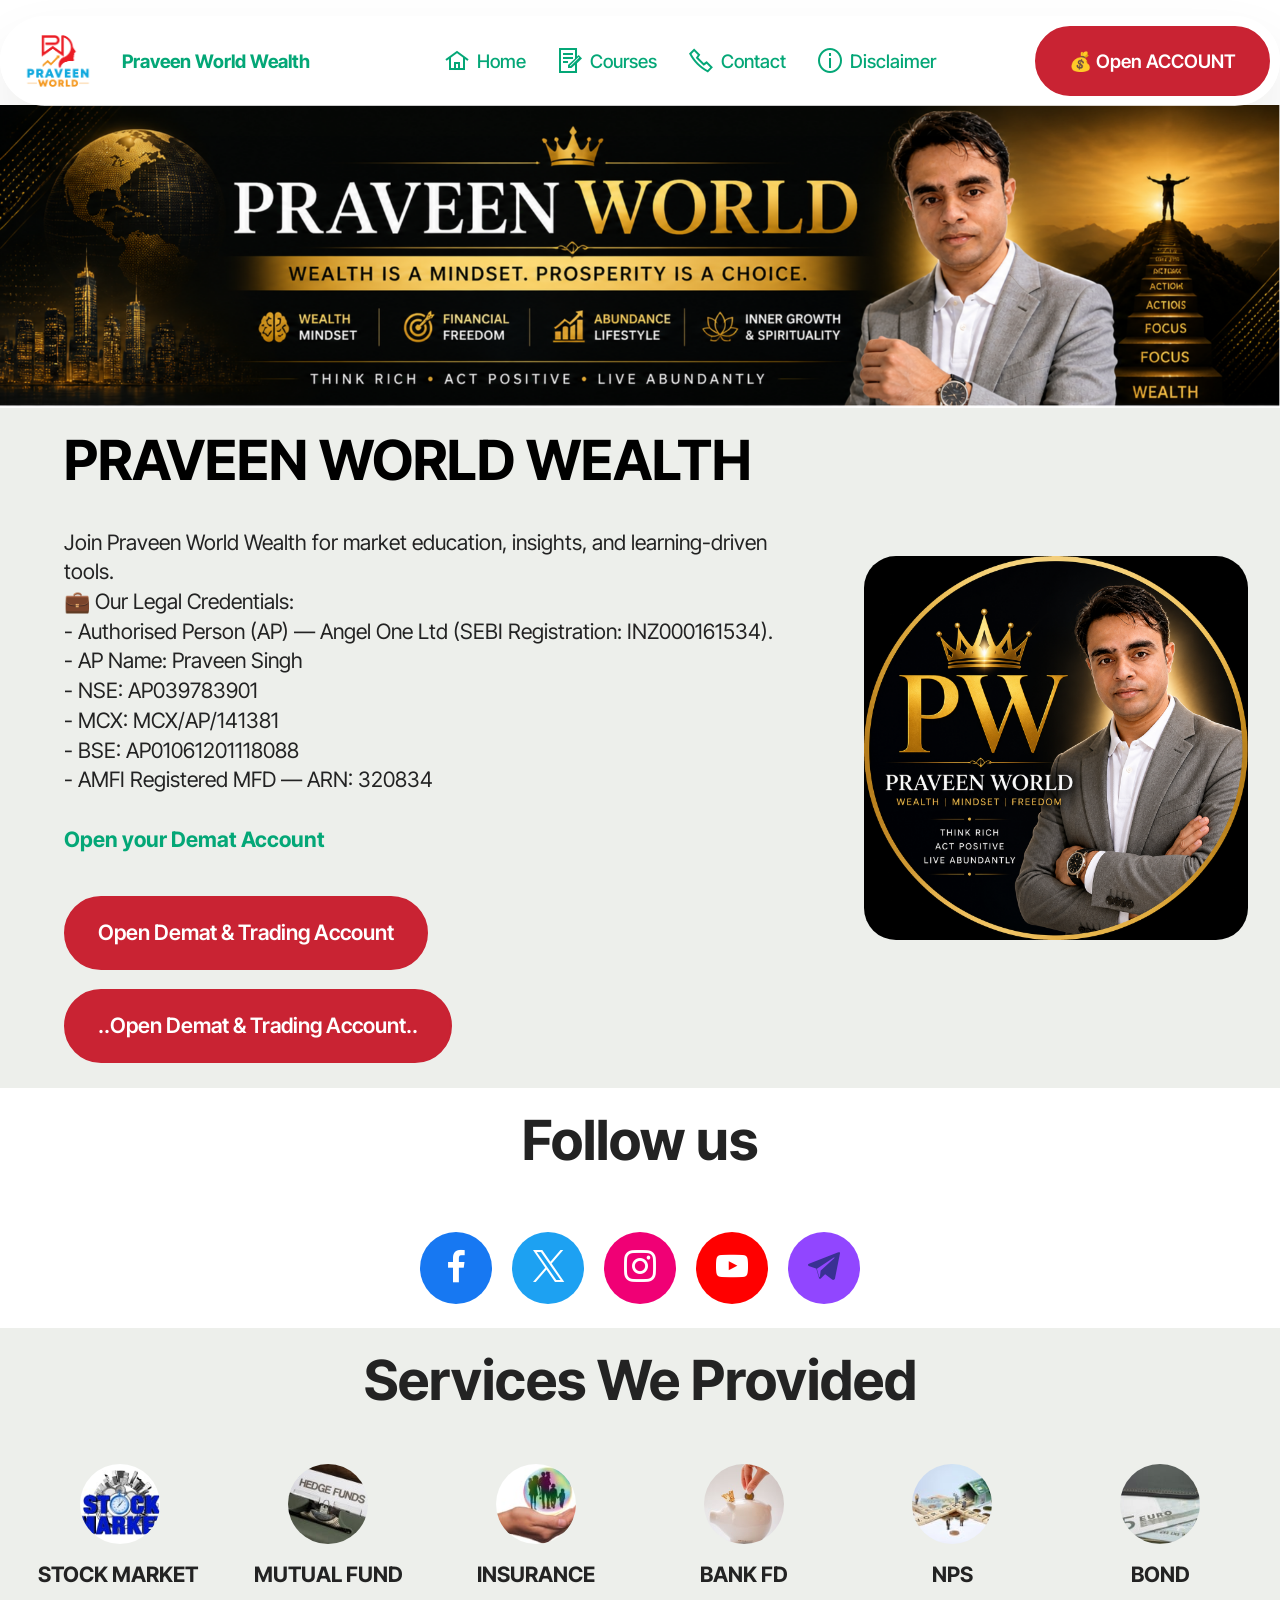
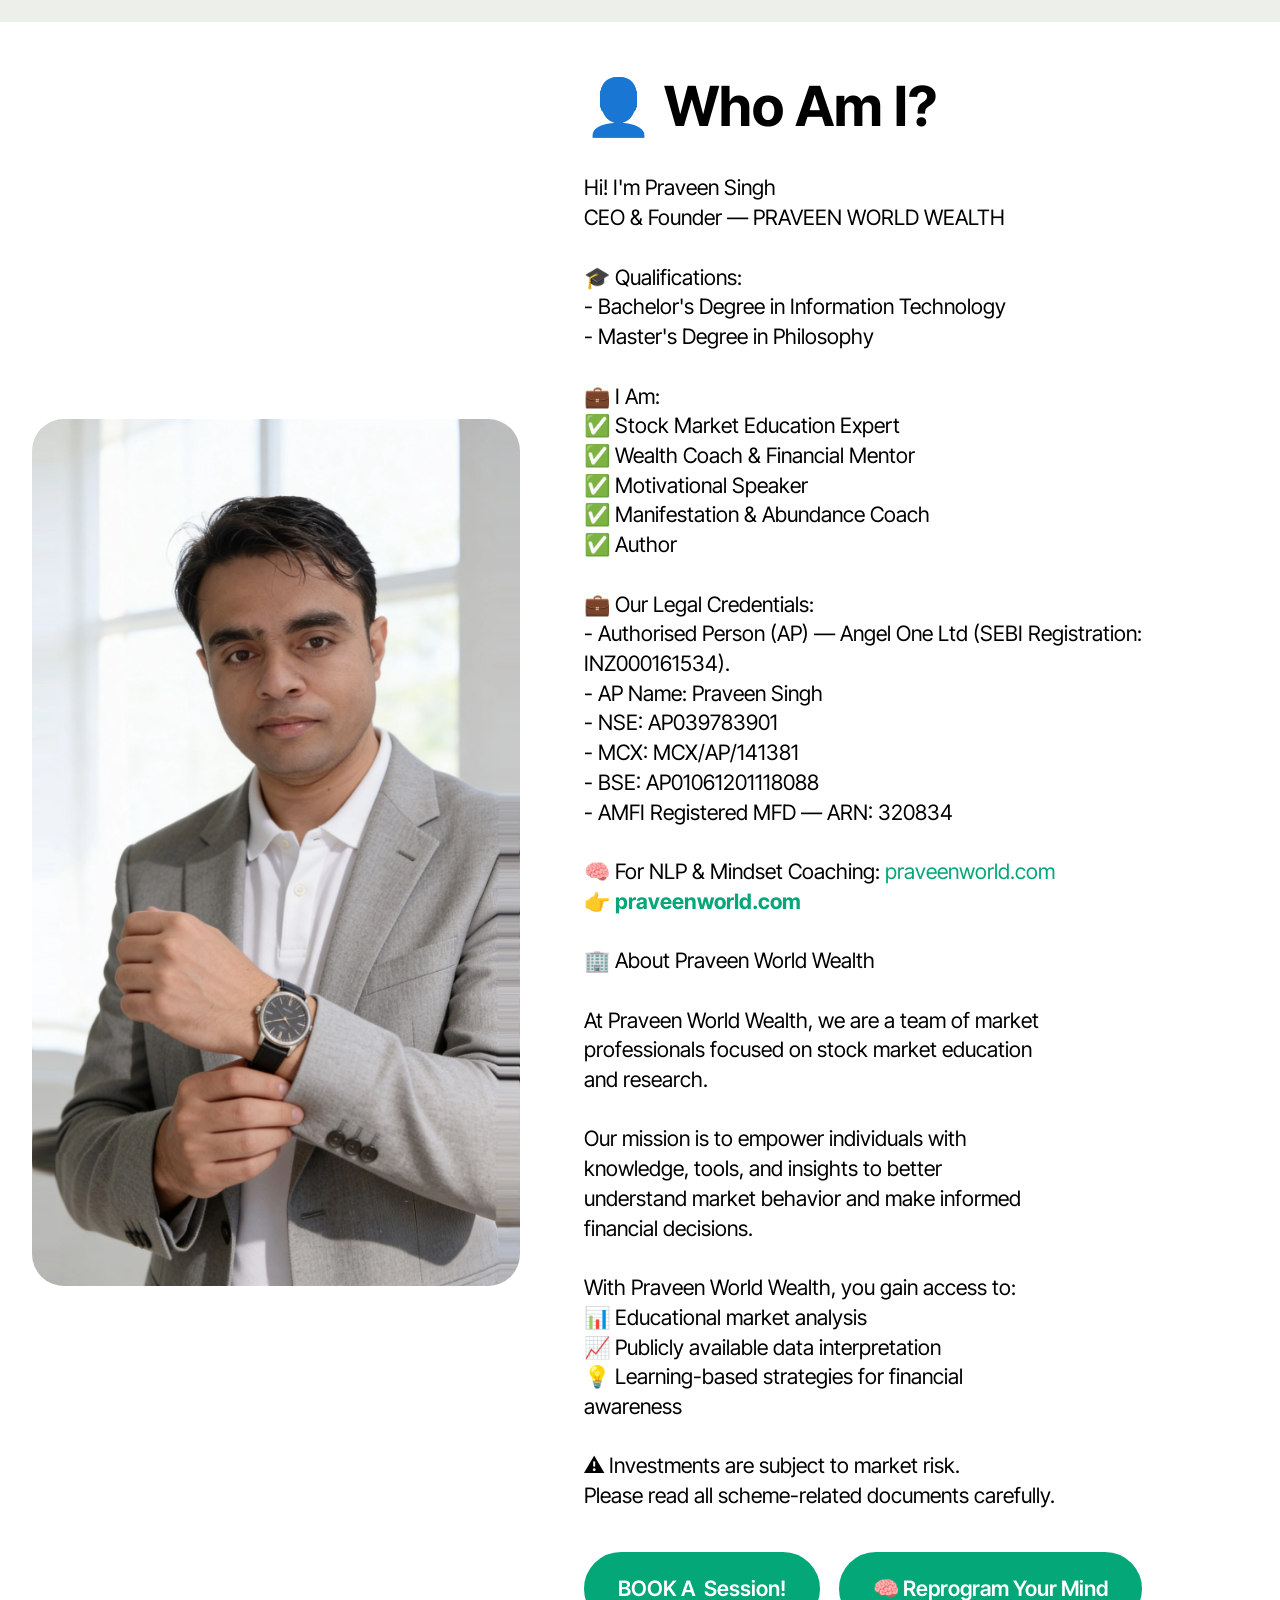
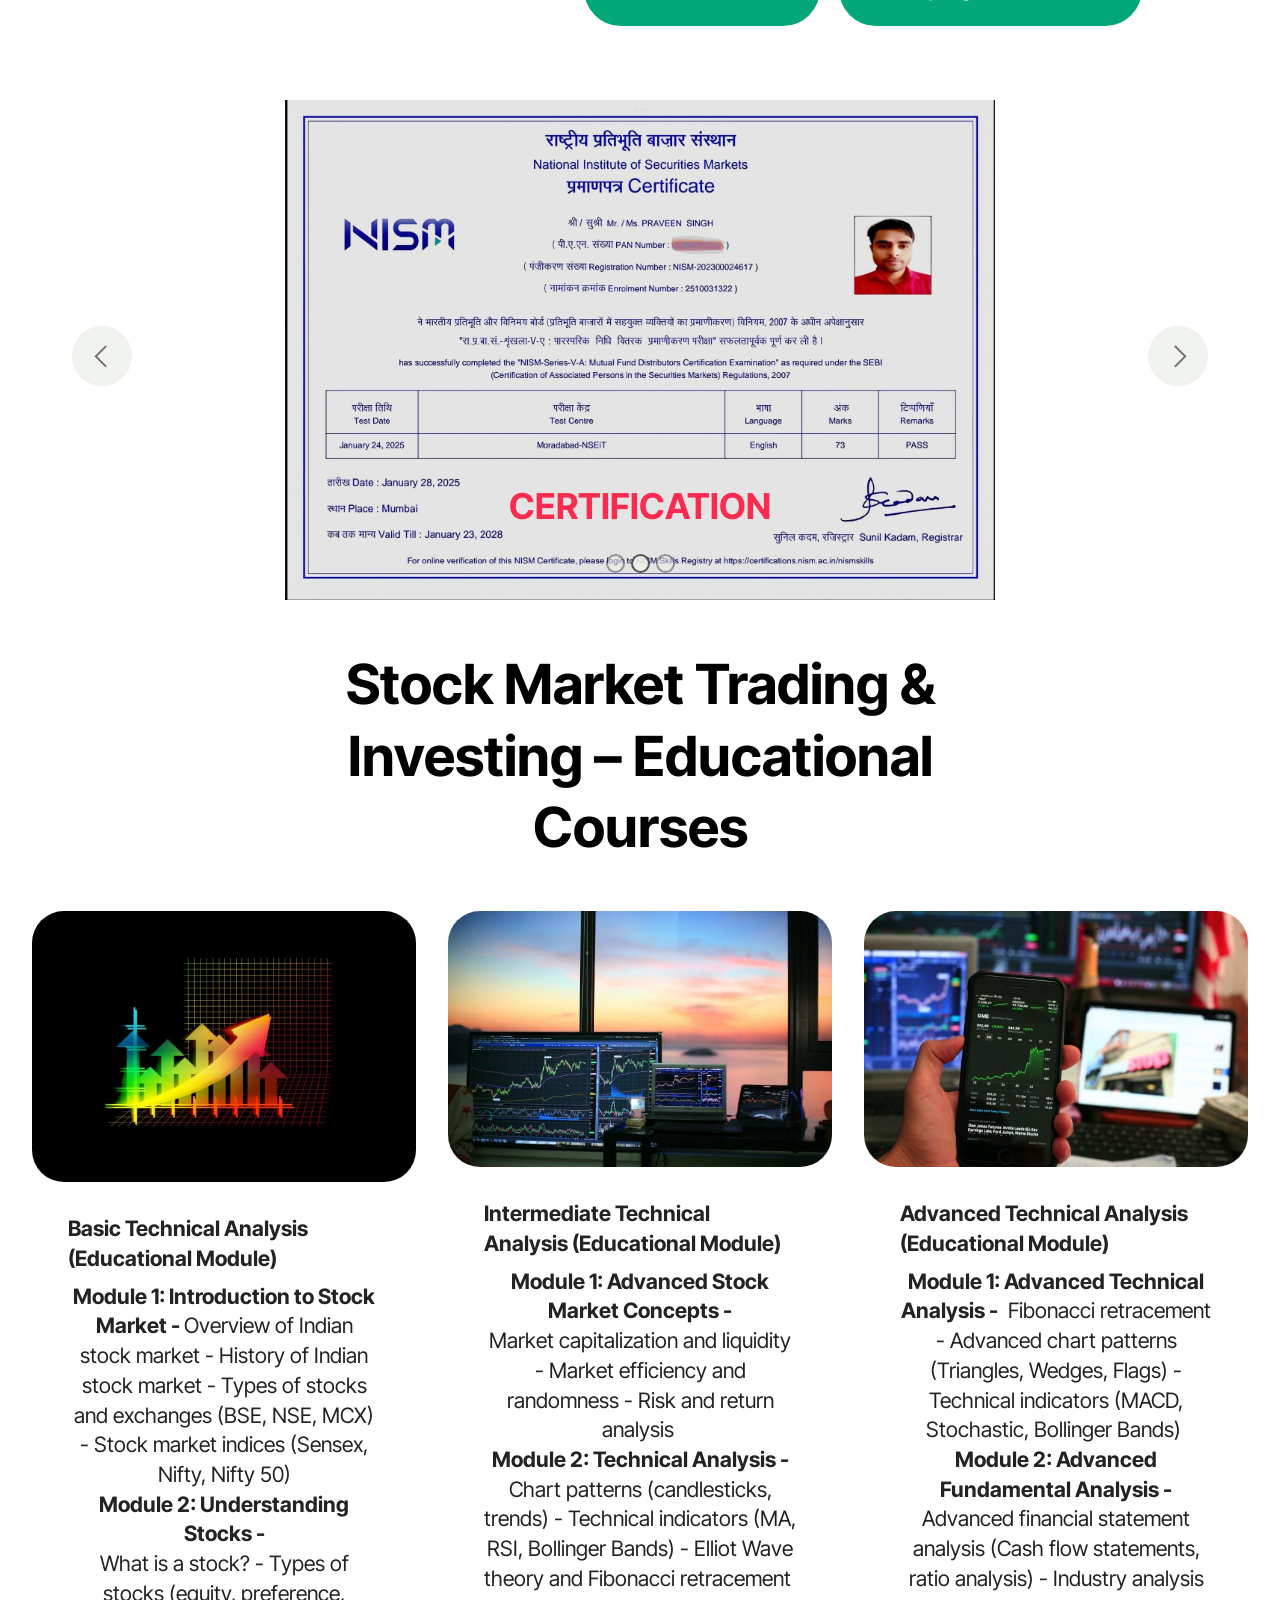
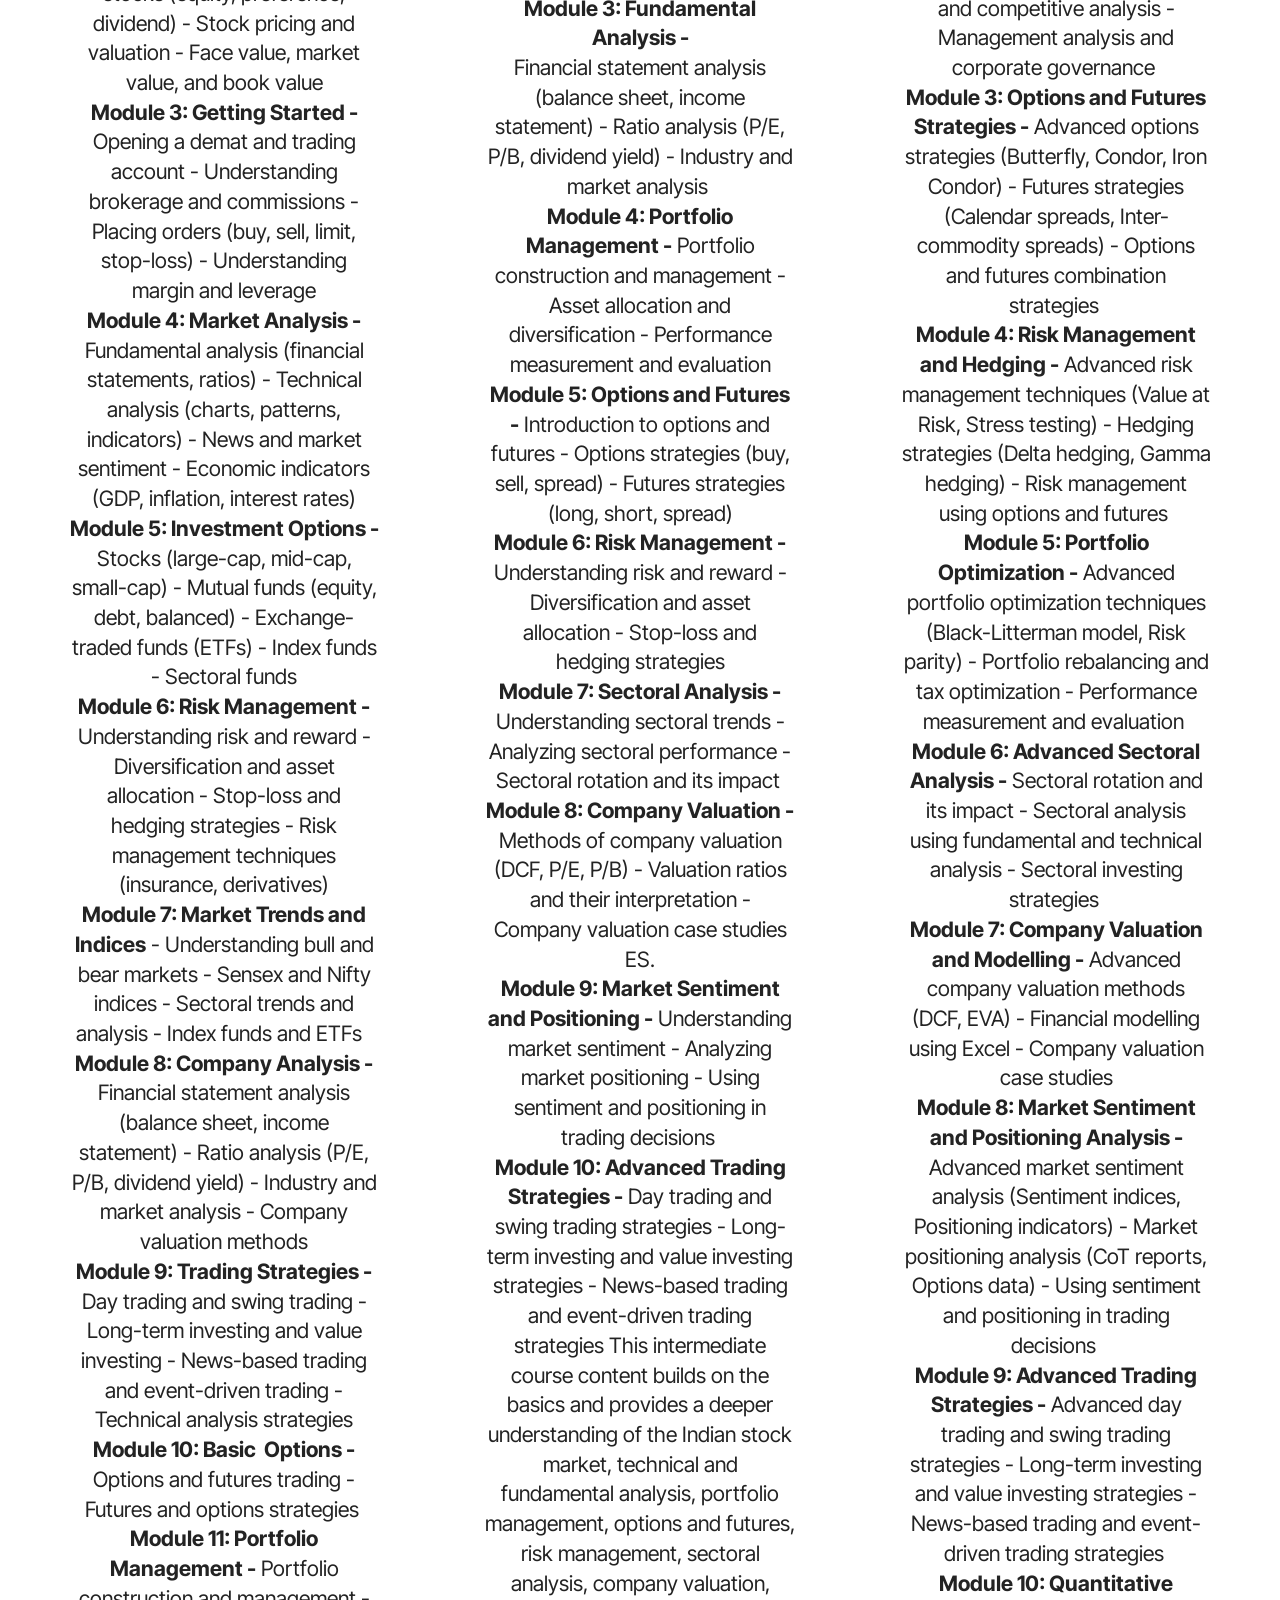
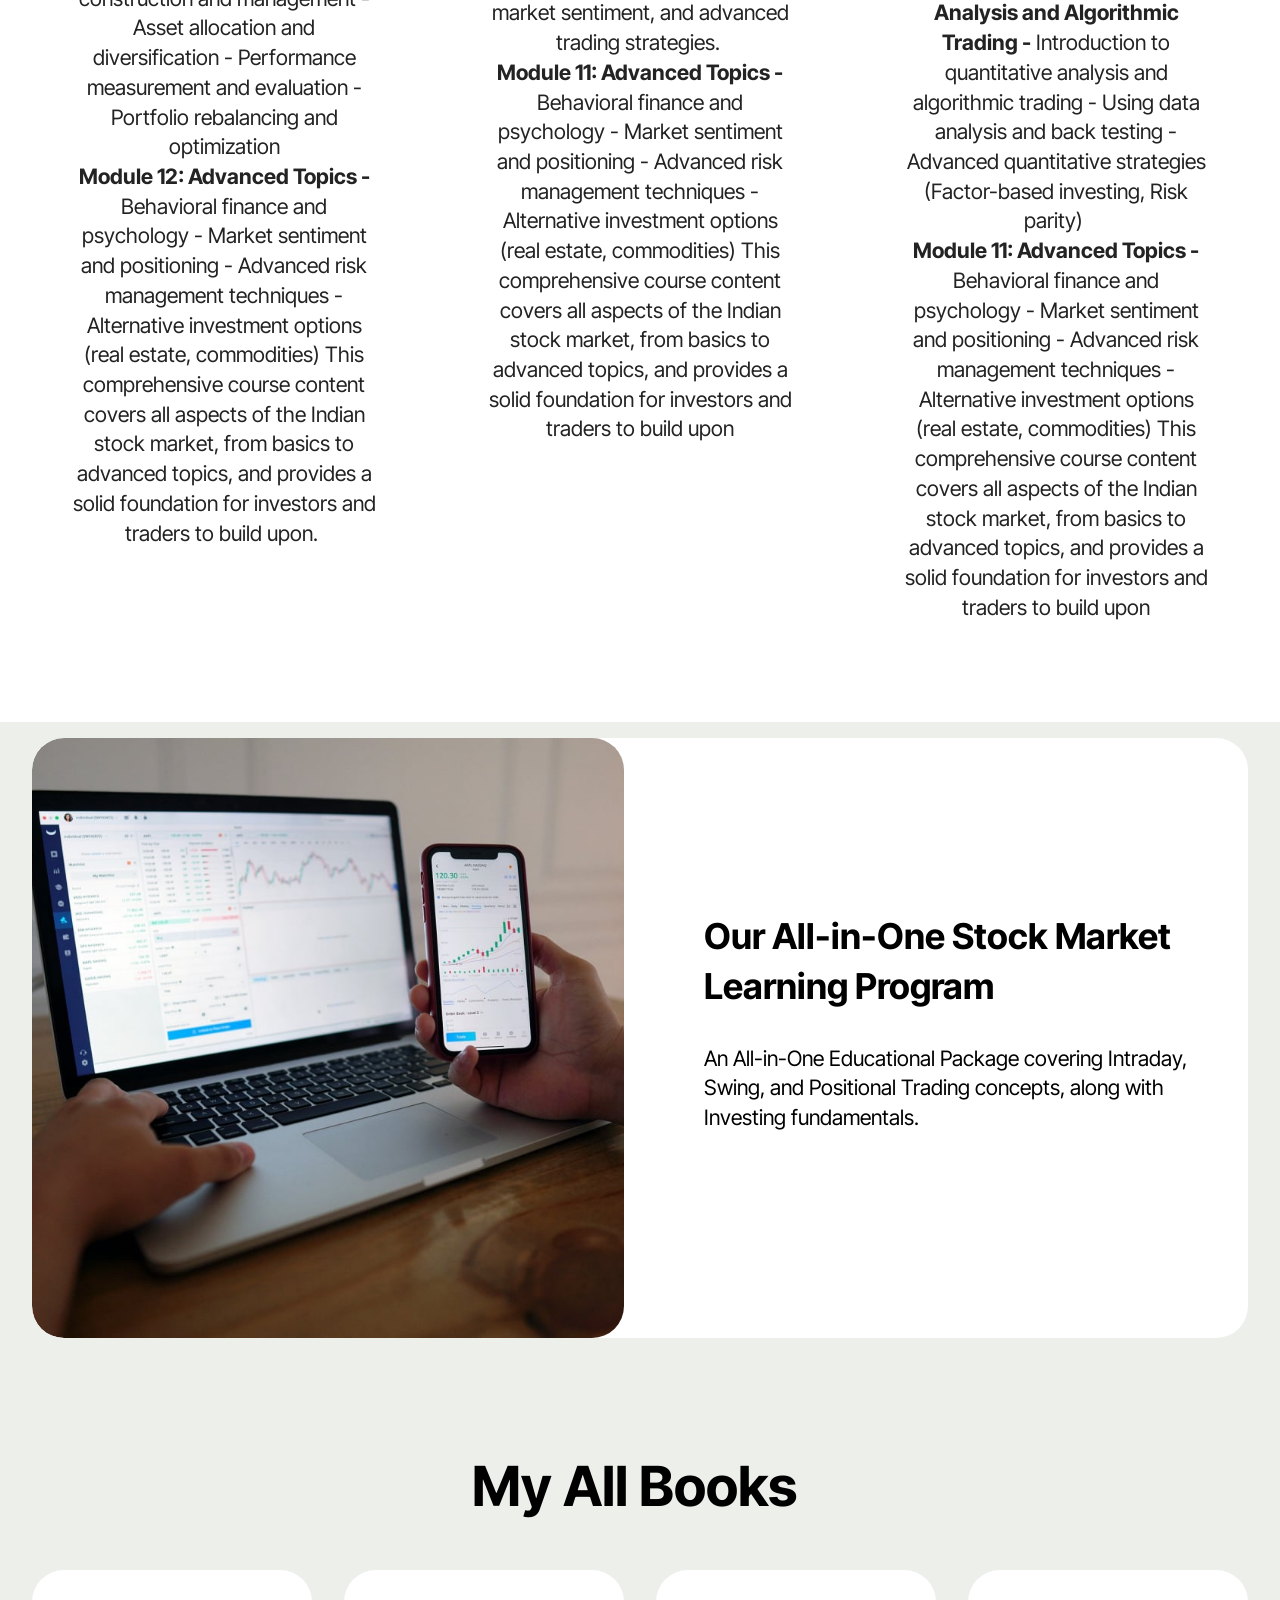
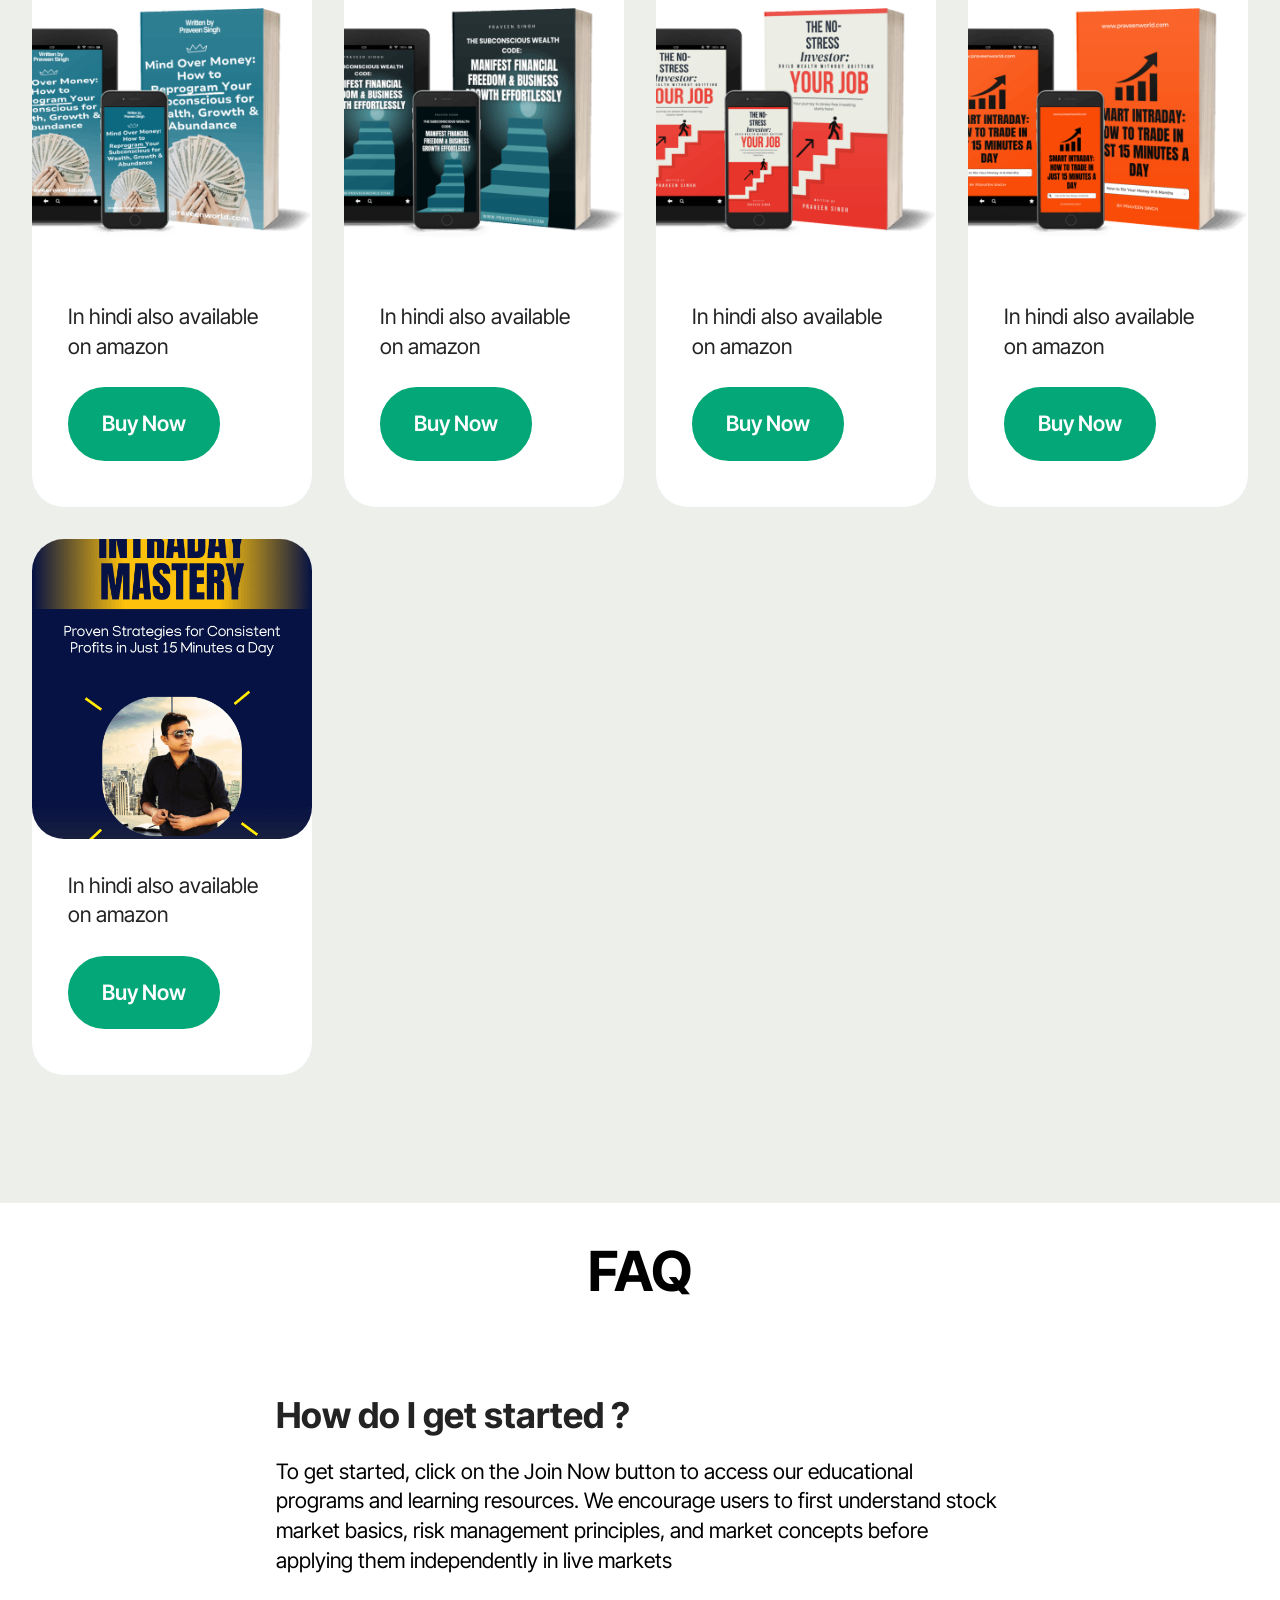
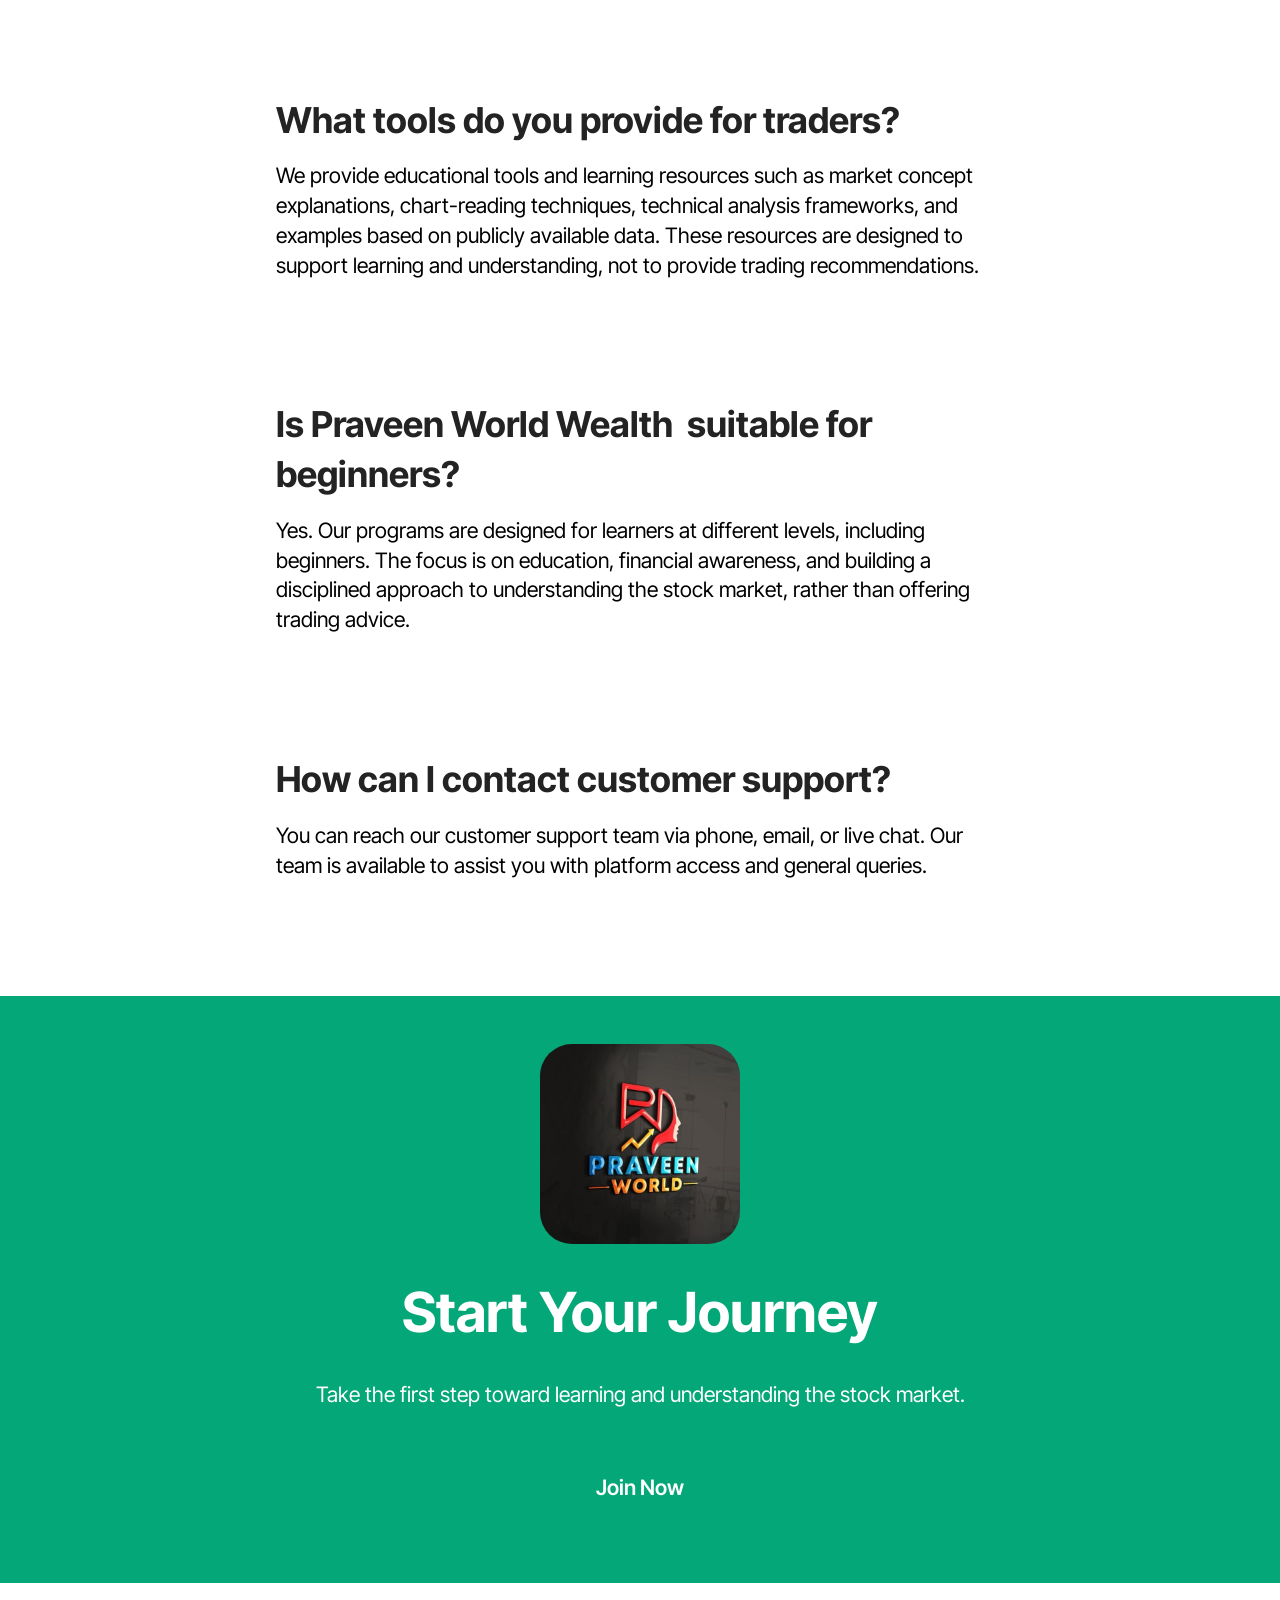
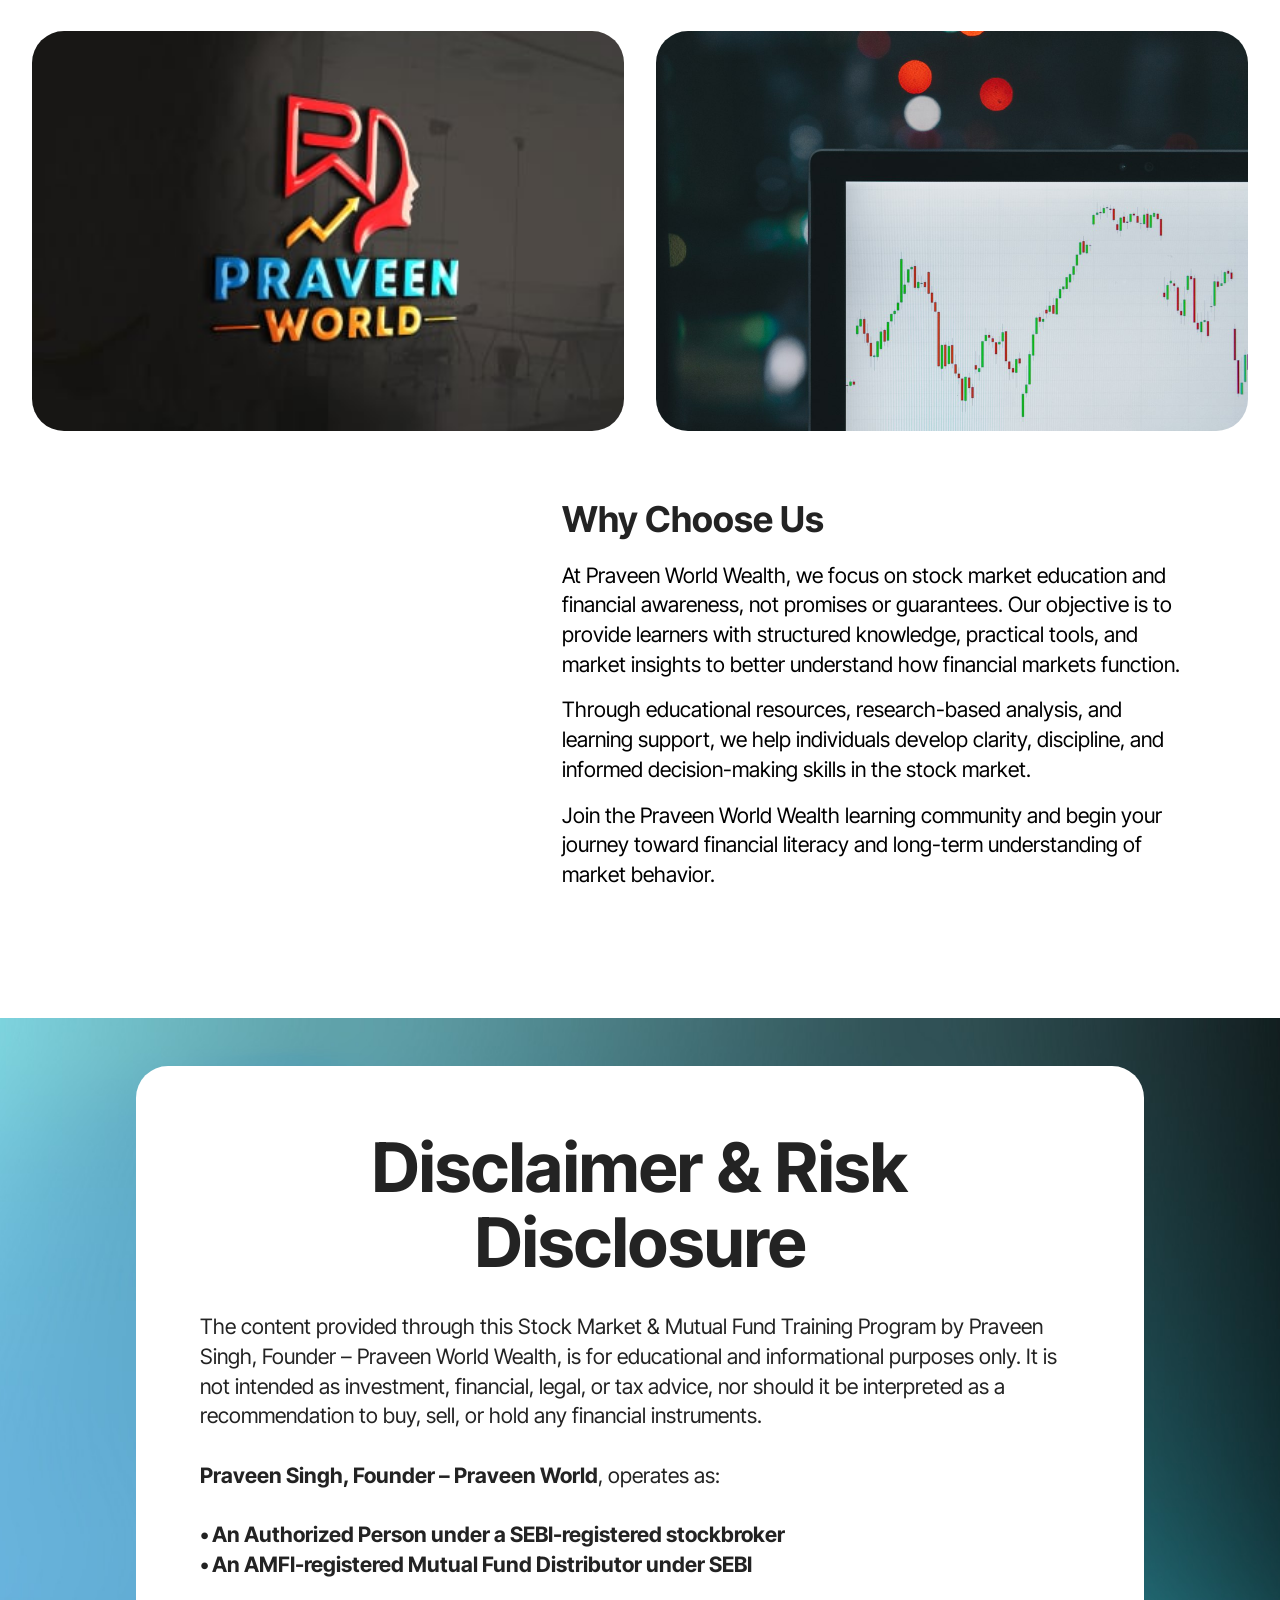
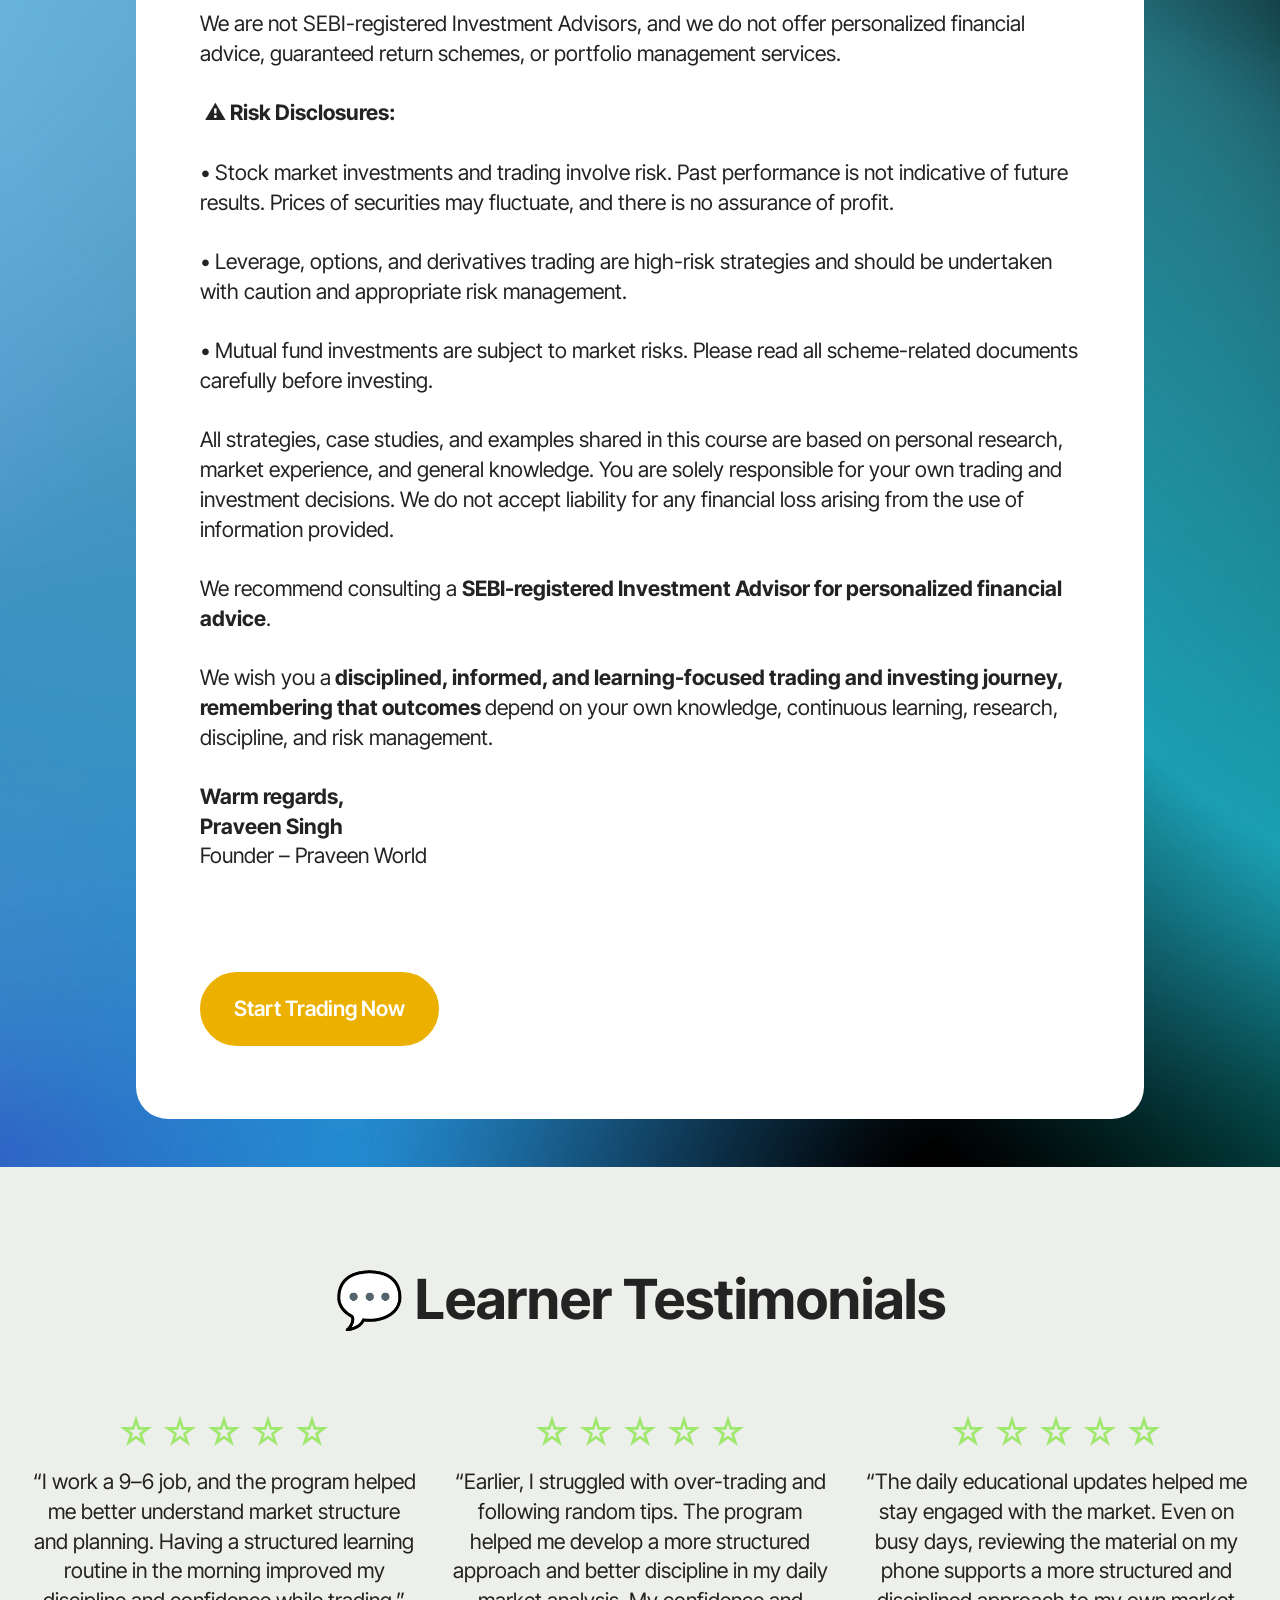
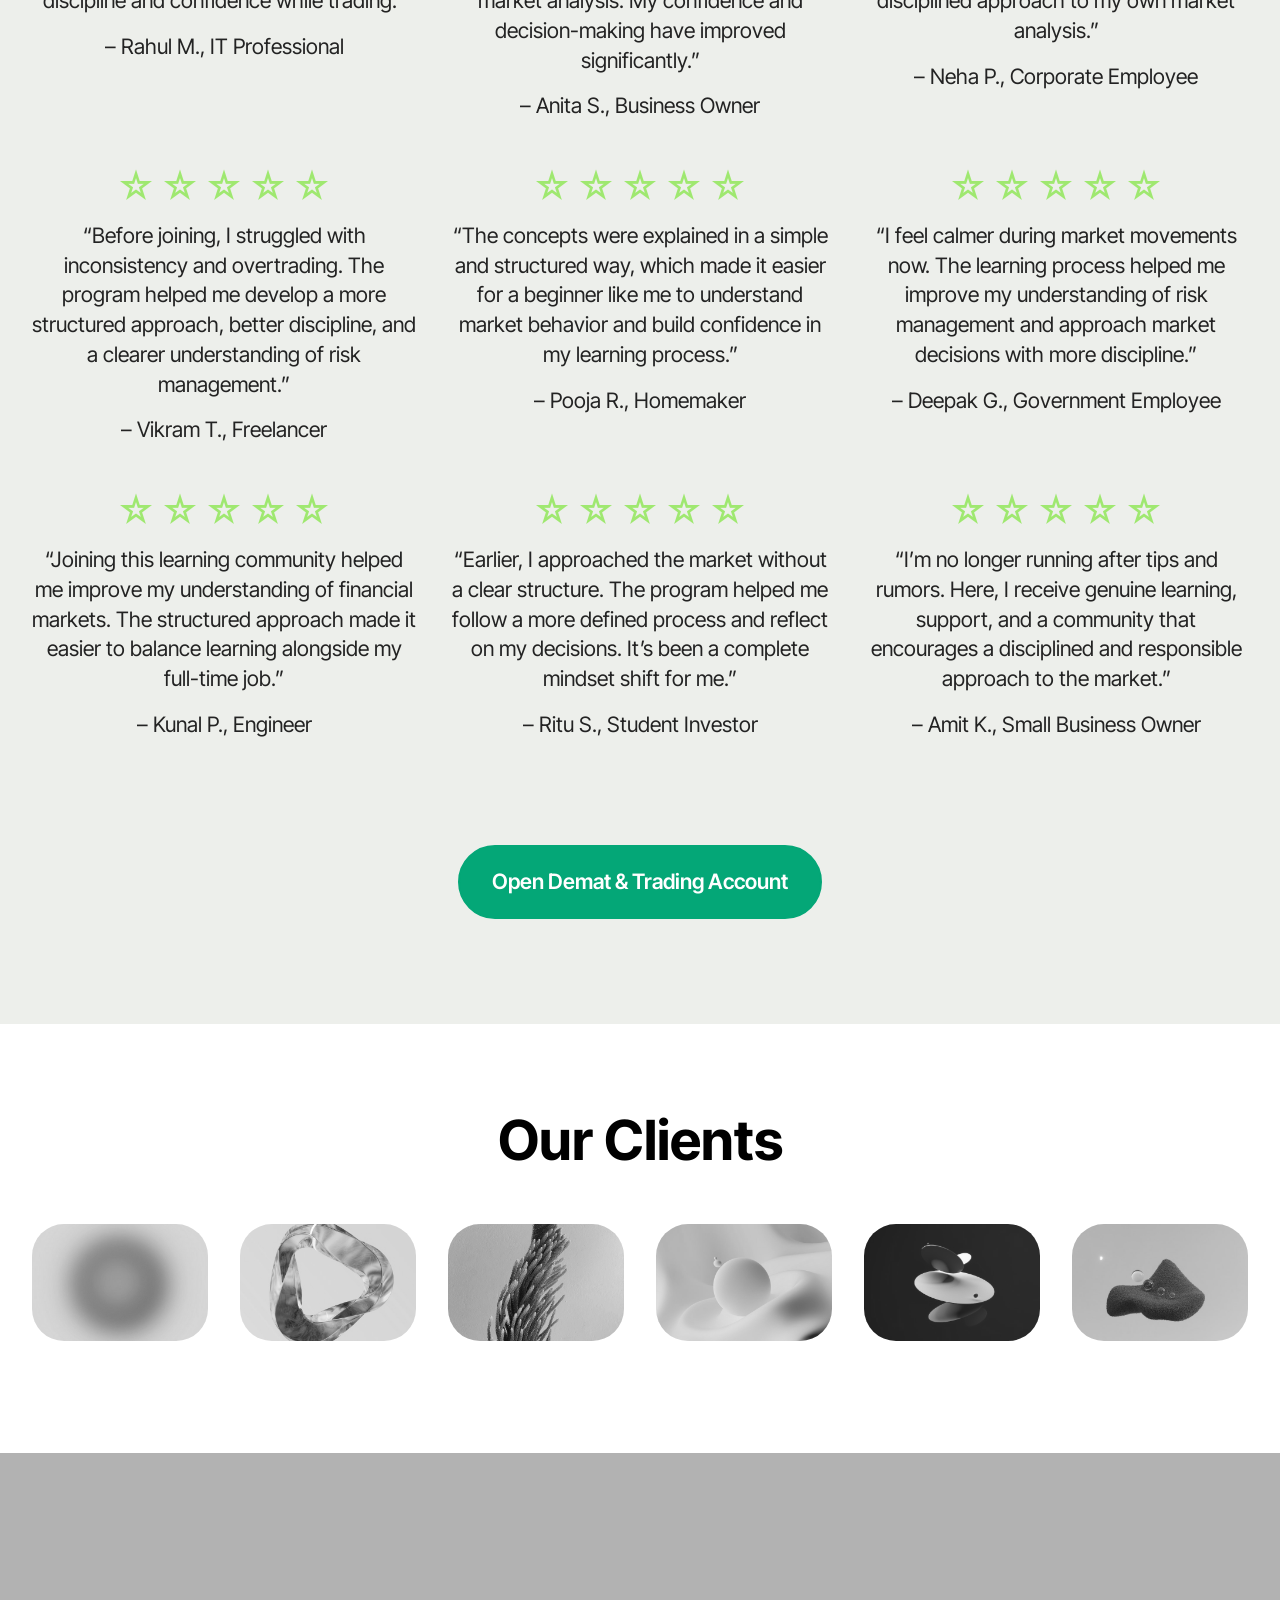
<file: index.html>
<!DOCTYPE html>
<html  >
<head>
  <!-- Site made with Mobirise Website Builder v6.1.12, https://mobirise.com -->
  <meta charset="UTF-8">
  <meta http-equiv="X-UA-Compatible" content="IE=edge">
  <meta name="generator" content="Mobirise v6.1.12, mobirise.com">
  <meta name="viewport" content="width=device-width, initial-scale=1, minimum-scale=1">
  <link rel="shortcut icon" href="assets/images/logo-praveen-world-206x155.png" type="image/x-icon">
  <meta name="description" content="Learn stock market trading & investing 
with Praveen Singh — Angel One Ltd (SEBI Registration: INZ000161534). & AMFI MFD ARN 320834. 
Technical Analysis courses & Mutual Fund 
education. Moradabad, India.
Technical Analysis courses & Mutual Fund education. 
Moradabad, India.">
  
  
  <title>Stock Market Education & Mutual Fund |  Praveen World Wealth |  India</title>
  <link rel="stylesheet" href="assets/web/assets/mobirise-icons2/mobirise2.css">
  <link rel="stylesheet" href="assets/bootstrap/css/bootstrap.min.css">
  <link rel="stylesheet" href="assets/dropdown/css/style.css">
  <link rel="stylesheet" href="assets/socicon/css/styles.css">
  <link rel="stylesheet" href="assets/theme/css/style.css">
  <link rel="preload" href="https://fonts.googleapis.com/css2?family=Inter+Tight:wght@400;700&display=swap&display=swap" as="style" onload="this.onload=null;this.rel='stylesheet'">
  <noscript><link rel="stylesheet" href="https://fonts.googleapis.com/css2?family=Inter+Tight:wght@400;700&display=swap&display=swap"></noscript>
  <link rel="preload" as="style" href="assets/mobirise/css/mbr-additional.css?v=1VzM8r"><link rel="stylesheet" href="assets/mobirise/css/mbr-additional.css?v=1VzM8r" type="text/css">

  
  
  
</head>
<body>

<!-- Analytics -->
<!-- Google tag (gtag.js) -->
<script async src="https://www.googletagmanager.com/gtag/js?id=G-S1QK4ZMWV3"></script>
<script>
  window.dataLayer = window.dataLayer || [];
  function gtag(){dataLayer.push(arguments);}
  gtag('js', new Date());

  gtag('config', 'G-S1QK4ZMWV3');
</script>
<!-- /Analytics -->


  
  <section data-bs-version="5.1" class="menu menu2 cid-tZIviG3ta1" once="menu" id="menu-5-tZIviG3ta1">
	

	<nav class="navbar navbar-dropdown navbar-fixed-top navbar-expand-lg">
		<div class="container">
			<div class="navbar-brand">
				<span class="navbar-logo">
					<a href="https://wealth.praveenworld.com">
						<img src="assets/images/logo-praveen-world-206x155.png" alt="trader praveen" style="height: 4.2rem;">
					</a>
				</span>
				<span class="navbar-caption-wrap"><a class="navbar-caption text-primary display-4" href="https://wealth.praveenworld.com">Praveen World Wealth&nbsp;</a></span>
			</div>
			<button class="navbar-toggler" type="button" data-toggle="collapse" data-bs-toggle="collapse" data-target="#navbarSupportedContent" data-bs-target="#navbarSupportedContent" aria-controls="navbarNavAltMarkup" aria-expanded="false" aria-label="Toggle navigation">
				<div class="hamburger">
					<span></span>
					<span></span>
					<span></span>
					<span></span>
				</div>
			</button>
			<div class="collapse navbar-collapse" id="navbarSupportedContent">
				<ul class="navbar-nav nav-dropdown" data-app-modern-menu="true"><li class="nav-item">
						<a class="nav-link link text-primary display-4" href="https://wealth.praveenworld.com"><span class="mobi-mbri mobi-mbri-home mbr-iconfont mbr-iconfont-btn"></span>Home</a>
					</li><li class="nav-item"><a class="nav-link link text-primary display-4" href="index.html#pricing02-1k"><span class="mobi-mbri mobi-mbri-contact-form mbr-iconfont mbr-iconfont-btn"></span>Courses</a></li>
					
					<li class="nav-item">
						<a class="nav-link link text-primary display-4" href="index.html#contacts02-0"><span class="mobi-mbri mobi-mbri-phone mbr-iconfont mbr-iconfont-btn"></span>Contact</a>
					</li><li class="nav-item"><a class="nav-link link text-primary display-4" href="index.html#header14-g"><span class="mobi-mbri mobi-mbri-info mbr-iconfont mbr-iconfont-btn"></span>Disclaimer</a></li></ul>
				
				<div class="navbar-buttons mbr-section-btn"><a class="btn btn-danger display-4" href="https://a.aonelink.in/ANGOne/fi1e7FU" target="_blank">💰 Open ACCOUNT</a></div>
			</div>
		</div>
	</nav>
</section>

<section data-bs-version="5.1" class="image03 cid-viz7ejEHOF" id="image04-1o">
    

    <div class="image-block m-auto">
        <img src="assets/images/chatgpt-image-may-3-2026-06-48-55-pm-2.png" alt="praveen world wealth">
        
    </div>
</section>

<section data-bs-version="5.1" class="header1 cid-viz7DFkemE" id="header01-1p">
	

	
	

	<div class="container-fluid">
		<div class="row justify-content-center">
			<div class="col-12 col-md-12 col-lg-4 image-wrapper">
				<img class="w-100" src="assets/images/pw-wealth.png" alt="praveen world wealth">
			</div>
			<div class="col-12 col-lg col-md-12">
				<div class="text-wrapper align-left">
					<h1 class="mbr-section-title mbr-fonts-style mb-4 display-2"><strong>PRAVEEN WORLD WEALTH</strong></h1>
					<p class="mbr-text mbr-fonts-style mb-4 display-7">Join Praveen World Wealth for market education, insights, and learning-driven tools.<br>💼 Our Legal Credentials:
<br>- Authorised Person (AP) — Angel One Ltd (SEBI Registration: INZ000161534).
<br>
- AP Name:&nbsp;Praveen Singh<br>- NSE: AP039783901
<br>- MCX: MCX/AP/141381
<br>- BSE: AP01061201118088
<br>- AMFI Registered MFD — ARN: 320834<br>
<br><a href="https://a.aonelink.in/ANGOne/fi1e7FU" class="text-primary" target="_blank"><strong>Open your Demat Account</strong></a></p>
					<div class="mbr-section-btn mt-3"><a class="btn btn-danger display-7" href="https://a.aonelink.in/ANGOne/fi1e7FU" target="_blank">Open Demat &amp; Trading Account</a> <a class="btn btn-danger display-7" href="https://a.aonelink.in/ANGOne/Sb9lyqu" target="_blank">..Open Demat &amp; Trading Account..</a></div>
				</div>
			</div>
		</div>
	</div>
</section>

<section data-bs-version="5.1" class="social4 cid-vizc3l70Gt" id="social04-1q">
    
    
    

    <div class="container">
        <div class="media-container-row">
            <div class="col-12">
                <h3 class="mbr-section-title align-center mb-5 mbr-fonts-style display-2">
                    <strong>Follow us</strong>
                </h3>
                <div class="social-list align-center">
                    <a class="iconfont-wrapper bg-facebook m-2 " target="_blank" href="https://www.facebook.com/PraveenWorldWealth">
                        <span class="socicon-facebook socicon"></span>
                    </a>
                    <a class="iconfont-wrapper bg-twitter m-2" href="https://x.com/copraveenworld" target="_blank">
                        <span class="socicon-twitter socicon"></span>
                    </a>
                    <a class="iconfont-wrapper bg-instagram m-2" href="https://www.instagram.com/PraveenWorldWealth" target="_blank">
                        <span class="socicon-instagram socicon"></span>
                    </a>
                    
                    
                    
                    
                    
                    
                    <a class="iconfont-wrapper bg-youtube m-2" href="https://www.youtube.com/@PraveenWorldWealth?sub_confirmation=1" target="_blank">
                        <span class="socicon-youtube socicon"></span>
                    </a>
                    <a class="iconfont-wrapper bg-twitch m-2" href="https://t.me/PraveenWorldWealth" target="_blank">
                        <span class="socicon-telegram socicon" style="color: rgb(57, 49, 147); fill: rgb(57, 49, 147);"></span>
                    </a>
                </div>
            </div>
        </div>
    </div>
</section>

<section data-bs-version="5.1" class="features16 cid-uFGDQFvILr" id="features016-y">  
  
  
  
  <div class="container">
    <div class="row justify-content-center mb-5">
      <div class="col-12 content-head">
        <h4 class="mbr-section-title mbr-fonts-style align-center mb-0 display-2"><strong>Services We Provided</strong></h4>
        
      </div>
    </div>
    <div class="row justify-content-center">
      <div class="item features-without-image col-12 col-lg-2 active">
        <div class="item-wrapper">
          <div class="card-box">
            <div class="img-box">
              <div class="image-wrapper mb-3">
                <img src="assets/images/mbr-160x107.jpg" alt="PRAVEEN WORLD WEALTH">
              </div>
            </div>
            <h4 class="card-title mbr-fonts-style mb-0 display-7"><strong>STOCK MARKET&nbsp;</strong></h4>
            
            <div class="link-wrap">
              
            </div>
          </div>
        </div>
      </div>
      
      <div class="item features-without-image col-12 col-lg-2">
        <div class="item-wrapper">
          <div class="card-box">
            <div class="img-box">
              <div class="image-wrapper mb-3">
                <img src="assets/images/mbr-2-160x107.jpg" alt="PRAVEEN WORLD WEALTH" data-slide-to="1" data-bs-slide-to="1">
              </div>
            </div>
            <h4 class="card-title mbr-fonts-style mb-0 display-7"><strong>MUTUAL FUND</strong></h4>
            
            <div class="link-wrap">
              
            </div>
          </div>
        </div>
      </div><div class="item features-without-image col-12 col-lg-2">
        <div class="item-wrapper">
          <div class="card-box">
            <div class="img-box">
              <div class="image-wrapper mb-3">
                <img src="assets/images/mbr-160x113.jpg" alt="PRAVEEN WORLD WEALTH" data-slide-to="2" data-bs-slide-to="2">
              </div>
            </div>
            <h4 class="card-title mbr-fonts-style mb-0 display-7">
              <strong>INSURANCE</strong>
            </h4>
            
            <div class="link-wrap">
              
            </div>
          </div>
        </div>
      </div><div class="item features-without-image col-12 col-lg-2">
        <div class="item-wrapper">
          <div class="card-box">
            <div class="img-box">
              <div class="image-wrapper mb-3">
                <img src="assets/images/mbr-160x240.jpg" alt="PRAVEEN WORLD WEALTH" data-slide-to="3" data-bs-slide-to="4">
              </div>
            </div>
            <h4 class="card-title mbr-fonts-style mb-0 display-7"><strong>BANK FD</strong></h4>
            
            <div class="link-wrap">
              
            </div>
          </div>
        </div>
      </div><div class="item features-without-image col-12 col-lg-2">
        <div class="item-wrapper">
          <div class="card-box">
            <div class="img-box">
              <div class="image-wrapper mb-3">
                <img src="assets/images/mbr-160x103.jpg" alt="PRAVEEN WORLD WEALTH" data-slide-to="4" data-bs-slide-to="5">
              </div>
            </div>
            <h4 class="card-title mbr-fonts-style mb-0 display-7">
              <strong>NPS</strong></h4>
            
            <div class="link-wrap">
              
            </div>
          </div>
        </div>
      </div><div class="item features-without-image col-12 col-lg-2">
        <div class="item-wrapper">
          <div class="card-box">
            <div class="img-box">
              <div class="image-wrapper mb-3">
                <img src="assets/images/mbr-3-160x107.jpg" alt="PRAVEEN WORLD WEALTH" data-slide-to="5" data-bs-slide-to="6">
              </div>
            </div>
            <h4 class="card-title mbr-fonts-style mb-0 display-7">
              <strong>BOND</strong>
            </h4>
            
            <div class="link-wrap">
              
            </div>
          </div>
        </div>
      </div>
    </div>
  </div>
</section>

<section data-bs-version="5.1" class="start article4 cid-u5BQpjrfp8" id="article04-3">
	

	
	

	<div class="container">
		<div class="row justify-content-center">
			<div class="col-12 col-md-12 col-lg-5 image-wrapper">
				<img class="w-100" src="assets/images/img-20260215.png" alt="NLP COACH PRAVEEN ">
			</div>
			<div class="col-12 col-md-12 col-lg">
				<div class="text-wrapper align-left">
					<h1 class="mbr-section-title mbr-fonts-style mb-4 display-2"><div><strong>👤 Who Am I?</strong></div></h1>
					<p class="mbr-text mbr-fonts-style mb-4 display-7">Hi! I'm Praveen Singh
<br>CEO &amp; Founder — PRAVEEN WORLD WEALTH
<br>
<br>🎓 Qualifications:
<br>- Bachelor's Degree in Information Technology
<br>- Master's Degree in Philosophy
<br>
<br>💼 I Am:
<br>✅ Stock Market Education Expert
<br>✅ Wealth Coach &amp; Financial Mentor
<br>✅ Motivational Speaker
<br>✅ Manifestation &amp; Abundance Coach
<br>✅ Author
<br>
<br>💼 Our Legal Credentials:
<br>- Authorised Person (AP) — Angel One Ltd (SEBI Registration: INZ000161534).<br>- AP Name: Praveen Singh<br>- NSE: AP039783901
<br>- MCX: MCX/AP/141381
<br>- BSE: AP01061201118088
<br>- AMFI Registered MFD — ARN: 320834
<br>
<br>🧠 For NLP &amp; Mindset Coaching: <a href="https://praveenworld.com/" class="text-primary" target="_blank">praveenworld.com</a><br>👉 <a href="https://praveenworld.com/" class="text-primary" target="_blank"><strong>praveenworld.com
</strong></a><br>
<br>🏢 About Praveen World Wealth
<br>
<br>At Praveen World Wealth, we are a team of market 
<br>professionals focused on stock market education 
<br>and research.
<br>
<br>Our mission is to empower individuals with 
<br>knowledge, tools, and insights to better 
<br>understand market behavior and make informed 
<br>financial decisions.
<br>
<br>With Praveen World Wealth, you gain access to:
<br>📊 Educational market analysis
<br>📈 Publicly available data interpretation
<br>💡 Learning-based strategies for financial 
<br>   awareness
<br>
<br>⚠️ Investments are subject to market risk.
<br>Please read all scheme-related documents carefully.<br></p>
					<div class="mbr-section-btn mt-3"><a class="btn btn-lg btn-success display-7" href="https://rzp.io/rzp/ZYNcicI6" target="_blank">BOOK A&nbsp; Session!</a> <a class="btn btn-lg btn-success display-7" href="https://praveenworld.com/" target="_blank">🧠 Reprogram Your Mind</a></div>
				</div>
			</div>
		</div>
	</div>
</section>

<section data-bs-version="5.1" class="slider2 cid-uBmpS690Oi" id="slider2-s">
    

    
    <div class="container-fluid">
        <div class="row justify-content-center">
            <div class="col-12 col-md-10 col-lg-12">
                <div class="carousel slide" id="vrMJEsv2x3" data-ride="carousel" data-bs-ride="carousel" data-interval="3000" data-bs-interval="3000">
                    <ol class="carousel-indicators">
                        <li data-slide-to="0" data-bs-slide-to="0" class="active" data-target="#vrMJEsv2x3" data-bs-target="#vrMJEsv2x3"></li>
                        <li data-slide-to="1" data-bs-slide-to="1" data-target="#vrMJEsv2x3" data-bs-target="#vrMJEsv2x3"></li>
                        <li data-slide-to="2" data-bs-slide-to="2" data-target="#vrMJEsv2x3" data-bs-target="#vrMJEsv2x3"></li>
                    </ol>
                    <div class="carousel-inner">
                        <div class="carousel-item slider-image item active">
                            <div class="item-wrapper">
                                
                                <img class="d-block w-100" src="assets/images/nism-sice-certificate-f-marks-1900x1346.jpg" alt="PRAVEEN WEALTH WORLD">
                                <div class="carousel-caption d-none d-md-block">
                                    <h5 class="mbr-section-subtitle mbr-fonts-style display-5">
                                        <strong>CERTIFICATION</strong></h5>
                                    
                                </div>
                            </div>
                        </div>
                        <div class="carousel-item slider-image item">
                            <div class="item-wrapper">
                                
                                <img class="d-block w-100" src="assets/images/nism-va-certificate-pan-1900x1337.jpg" alt="PRAVEEN WEALTH WORLD">
                                <div class="carousel-caption d-none d-md-block">
                                    <h5 class="mbr-section-subtitle mbr-fonts-style display-5">
                                        <strong>CERTIFICATION</strong>
                                    </h5>
                                    
                                </div>
                            </div>
                        </div>
                        <div class="carousel-item slider-image item">
                            <div class="item-wrapper">
                                
                                <img class="d-block w-100" src="assets/images/nism-sice-certificate-pic-1900x1257.jpg" alt="PRAVEEN WEALTH WORLD">
                                <div class="carousel-caption d-none d-md-block">
                                    <h5 class="mbr-section-subtitle mbr-fonts-style display-5">
                                        <strong>CERTIFICATION</strong>
                                    </h5>
                                    
                                </div>
                            </div>
                        </div>
                    </div>
                    <a class="carousel-control carousel-control-prev" role="button" data-slide="prev" data-bs-slide="prev" href="#vrMJEsv2x3">
                        <span class="mobi-mbri mobi-mbri-arrow-prev" aria-hidden="true"></span>
                        <span class="sr-only visually-hidden">Previous</span>
                    </a>
                    <a class="carousel-control carousel-control-next" role="button" data-slide="next" data-bs-slide="next" href="#vrMJEsv2x3">
                        <span class="mobi-mbri mobi-mbri-arrow-next" aria-hidden="true"></span>
                        <span class="sr-only visually-hidden">Next</span>
                    </a>
                </div>
            </div>
        </div>
    </div>
</section>

<section data-bs-version="5.1" class="pricing02 cid-ve38qv60lZ" id="pricing02-1k">
    
    
    <div class="container-fluid">
        <div class="row justify-content-center">
            <div class="col-12 content-head">
                <div class="mbr-section-head mb-5">
                    <h4 class="mbr-section-title mbr-fonts-style align-center mb-0 display-2"><strong>Stock Market Trading &amp; Investing – Educational Courses</strong></h4>
                    
                    
                </div>
            </div>
        </div>
        <div class="row">
            <div class="item features-image col-12 col-md-6 col-lg-4">
                <div class="item-wrapper">
                    <div class="item-img">
                        <img src="assets/images/mbr-561x396.jpg" alt="">
                    </div>
                    <div class="item-content">
                        <h5 class="item-title mbr-fonts-style display-7"><strong>Basic Technical Analysis (Educational Module)</strong></h5>
                        
                        <p class="mbr-text mbr-fonts-style display-7"><strong>Module 1: Introduction to Stock Market - </strong>Overview of Indian stock market - History of Indian stock market - Types of stocks and exchanges (BSE, NSE, MCX) - Stock market indices (Sensex, Nifty, Nifty 50) 
<br><strong>Module 2: Understanding Stocks - 
</strong><br>What is a stock? - Types of stocks (equity, preference, dividend) - Stock pricing and valuation - Face value, market value, and book value 
<br><strong>Module 3: Getting Started -</strong> <br>Opening a demat and trading account - Understanding brokerage and commissions - Placing orders (buy, sell, limit, stop-loss) - Understanding margin and leverage
<br><strong>Module 4: Market Analysis -</strong> Fundamental analysis (financial statements, ratios) - Technical analysis (charts, patterns, indicators) - News and market sentiment - Economic indicators (GDP, inflation, interest rates) 
<br><strong>Module 5: Investment Options -</strong> <br>Stocks (large-cap, mid-cap, small-cap) - Mutual funds (equity, debt, balanced) - Exchange-traded funds (ETFs) - Index funds - Sectoral funds 
<br><strong>Module 6: Risk Management -</strong> Understanding risk and reward - Diversification and asset allocation - Stop-loss and hedging strategies - Risk management techniques (insurance, derivatives)
<br><strong>Module 7: Market Trends and Indices</strong>&nbsp;- Understanding bull and bear markets - Sensex and Nifty indices - Sectoral trends and analysis - Index funds and ETFs&nbsp;&nbsp;<br><strong>Module 8: Company Analysis -</strong> Financial statement analysis (balance sheet, income statement) - Ratio analysis (P/E, P/B, dividend yield) - Industry and market analysis - Company valuation methods 
<br><strong>Module 9: Trading Strategies -</strong> Day trading and swing trading - Long-term investing and value investing - News-based trading and event-driven trading - Technical analysis strategies 
<br><strong>Module 10: Basic&nbsp; Options -</strong> Options and futures trading - Futures and options strategies&nbsp;<br><strong>Module 11: Portfolio Management -</strong> Portfolio construction and management - Asset allocation and diversification - Performance measurement and evaluation - Portfolio rebalancing and optimization 
<br><strong>Module 12: Advanced Topics -</strong> Behavioral finance and psychology - Market sentiment and positioning - Advanced risk management techniques - Alternative investment options (real estate, commodities) This comprehensive course content covers all aspects of the Indian stock market, from basics to advanced topics, and provides a solid foundation for investors and traders to build upon.&nbsp;<br></p>
                        
                    </div>

                </div>
            </div>
            <div class="item features-image col-12 col-md-6 col-lg-4">
                <div class="item-wrapper">
                    <div class="item-img">
                        <img src="assets/images/mbr-561x374.jpg" alt="" data-slide-to="2">
                    </div>
                    <div class="item-content">
                        <h5 class="item-title mbr-fonts-style display-7"><strong>Intermediate Technical Analysis (Educational Module)</strong></h5>
                        
                        <p class="mbr-text mbr-fonts-style display-7"><strong>Module 1: Advanced Stock Market Concepts -</strong><br>Market capitalization and liquidity - Market efficiency and randomness - Risk and return analysis&nbsp;<br><strong>Module 2: Technical Analysis -</strong> Chart patterns (candlesticks, trends) - Technical indicators (MA, RSI, Bollinger Bands) - Elliot Wave theory and Fibonacci retracement&nbsp;<br><strong>Module 3: Fundamental Analysis -</strong> <br>Financial statement analysis (balance sheet, income statement) - Ratio analysis (P/E, P/B, dividend yield) - Industry and market analysis&nbsp;<br><strong>Module 4: Portfolio Management -</strong> Portfolio construction and management - Asset allocation and diversification - Performance measurement and evaluation<br><strong>Module 5: Options and Futures -</strong> Introduction to options and futures - Options strategies (buy, sell, spread) - Futures strategies (long, short, spread)<br><strong>Module 6: Risk Management -</strong> Understanding risk and reward - Diversification and asset allocation - Stop-loss and hedging strategies<br><strong>Module 7: Sectoral Analysis -</strong> Understanding sectoral trends - Analyzing sectoral performance - Sectoral rotation and its impact&nbsp;<br><strong>Module 8: Company Valuation -</strong> Methods of company valuation (DCF, P/E, P/B) - Valuation ratios and their interpretation - Company valuation case studies 
<br>ES.<br><strong>Module 9: Market Sentiment and Positioning -</strong> Understanding market sentiment - Analyzing market positioning - Using sentiment and positioning in trading decisions&nbsp;<br><strong>Module 10: Advanced Trading Strategies -</strong> Day trading and swing trading strategies - Long-term investing and value investing strategies - News-based trading and event-driven trading strategies This intermediate course content builds on the basics and provides a deeper understanding of the Indian stock market, technical and fundamental analysis, portfolio management, options and futures, risk management, sectoral analysis, company valuation, market sentiment, and advanced trading strategies.&nbsp;<br><strong>Module 11: Advanced Topics -</strong> Behavioral finance and psychology - Market sentiment and positioning - Advanced risk management techniques - Alternative investment options (real estate, commodities) This comprehensive course content covers all aspects of the Indian stock market, from basics to advanced topics, and provides a solid foundation for investors and traders to build upon<br></p>
                        
                    </div>
                </div>
            </div>
            <div class="item features-image col-12 col-md-6 col-lg-4">
                <div class="item-wrapper">
                    <div class="item-img">
                        <img src="assets/images/mbr-1-561x374.jpg" alt="" data-bs-slide-to="3" data-slide-to="3">
                    </div>
                    <div class="item-content">
                        <h5 class="item-title mbr-fonts-style display-7"><strong>Advanced Technical Analysis (Educational Module)</strong></h5>
                        
                        <p class="mbr-text mbr-fonts-style display-7"><strong>Module 1: Advanced Technical Analysis -</strong>&nbsp; Fibonacci retracement - Advanced chart patterns (Triangles, Wedges, Flags) - Technical indicators (MACD, Stochastic, Bollinger Bands)&nbsp;<br><strong>Module 2: Advanced Fundamental Analysis -</strong> Advanced financial statement analysis (Cash flow statements, ratio analysis) - Industry analysis and competitive analysis - Management analysis and corporate governance&nbsp;<br><strong>Module 3: Options and Futures Strategies -</strong> Advanced options strategies (Butterfly, Condor, Iron Condor) - Futures strategies (Calendar spreads, Inter-commodity spreads) - Options and futures combination strategies&nbsp;<br><strong>Module 4: Risk Management and Hedging -</strong> Advanced risk management techniques (Value at Risk, Stress testing) - Hedging strategies (Delta hedging, Gamma hedging) - Risk management using options and futures&nbsp;<br><strong>Module 5: Portfolio Optimization -</strong> Advanced portfolio optimization techniques (Black-Litterman model, Risk parity) - Portfolio rebalancing and tax optimization - Performance measurement and evaluation&nbsp;<br><strong>Module 6: Advanced Sectoral Analysis -</strong> Sectoral rotation and its impact - Sectoral analysis using fundamental and technical analysis - Sectoral investing strategies&nbsp;<br><strong>Module 7: Company Valuation and Modelling -</strong> Advanced company valuation methods (DCF, EVA) - Financial modelling using Excel - Company valuation case studies<br><strong>Module 8: Market Sentiment and Positioning Analysis -</strong> Advanced market sentiment analysis (Sentiment indices, Positioning indicators) - Market positioning analysis (CoT reports, Options data) - Using sentiment and positioning in trading decisions&nbsp;<br><strong>Module 9: Advanced Trading Strategies -</strong> Advanced day trading and swing trading strategies - Long-term investing and value investing strategies - News-based trading and event-driven trading strategies&nbsp;<br><strong>Module 10: Quantitative Analysis and Algorithmic Trading -</strong> Introduction to quantitative analysis and algorithmic trading - Using data analysis and back testing - Advanced quantitative strategies (Factor-based investing, Risk parity)&nbsp;<br><strong>Module 11: Advanced Topics -</strong> Behavioral finance and psychology - Market sentiment and positioning - Advanced risk management techniques - Alternative investment options (real estate, commodities) This comprehensive course content covers all aspects of the Indian stock market, from basics to advanced topics, and provides a solid foundation for investors and traders to build upon<br></p>
                        
                    </div>
                </div>
            </div>
        </div>
    </div>
</section>

<section data-bs-version="5.1" class="features024 cid-ve38udxQxV" id="features024-1l">
  

  
  

  <div class="container">
    <div class="row justify-content-center align-items-center">
      <div class="col-12">
        <div class="card-wrapper">
          <div class="row">
            <div class="col-12 col-md-12 col-lg-6 image-wrapper">
              <img class="w-100" src="assets/images/mbr-1187x791.jpg" alt="PRAVEEN WEALTH WORLD">
            </div>
            <div class="col-12 col-lg col-md-12">
              <div class="text-wrapper align-left">
                <h5 class="mbr-section-title mbr-fonts-style mb-4 display-5"><div><strong>Our All-in-One Stock Market Learning Program&nbsp;</strong></div></h5>
                
                <p class="mbr-text mbr-fonts-style mb-4 display-7">An All-in-One Educational Package covering Intraday, Swing, and Positional Trading concepts, along with Investing fundamentals.
                </p>
                
              </div>
            </div>
          </div>
        </div>
      </div>
    </div>
  </div>
</section>

<section data-bs-version="5.1" class="pricing02 cid-uTyUj39oQT" id="pricing02-1d">
  
  
  <div class="container">
    <div class="row justify-content-center">
      <div class="col-12 content-head">
        <div class="mbr-section-head mb-5">
          <h4 class="mbr-section-title mbr-fonts-style align-center mb-0 display-2"><strong>My All Books&nbsp;</strong></h4>
          
          
        </div>
      </div>
    </div>
    <div class="row">
      <div class="item features-image col-12 col-md-6 col-lg-3">
        <div class="item-wrapper">
          <div class="item-img">
            <a href="https://www.amazon.in/dp/B0FK1XPVYL" target="_blank"><img src="assets/images/1742326801png.png-561x339.png" alt="" data-slide-to="0" data-bs-slide-to="0"></a>
          </div>
          <div class="item-content">
            
            
            <p class="mbr-text mbr-fonts-style display-7">In hindi also available on amazon </p>
            <div class="mbr-section-btn item-footer"><a href="https://www.amazon.in/dp/B0FK1XPVYL" class="btn item-btn btn-primary display-7" target="_blank">Buy Now</a></div>
          </div>

        </div>
      </div>
      <div class="item features-image col-12 col-md-6 col-lg-3">
        <div class="item-wrapper">
          <div class="item-img">
            <a href="https://www.amazon.in/dp/B0DGWXJKMV" target="_blank"><img src="assets/images/1742326483png.png-561x339.png" alt="" data-slide-to="1" data-bs-slide-to="1"></a>
          </div>
          <div class="item-content">
            
            
            <p class="mbr-text mbr-fonts-style display-7">In hindi also available on amazon 
            </p>
            <div class="mbr-section-btn item-footer"><a href="https://www.amazon.in/dp/B0DGWXJKMV" class="btn item-btn btn-primary display-7" target="_blank">Buy Now</a></div>
          </div>
        </div>
      </div><div class="item features-image col-12 col-md-6 col-lg-3">
        <div class="item-wrapper">
          <div class="item-img">
            <a href="https://www.amazon.in/dp/B0FJZLZ98W" target="_blank"><img src="assets/images/1742326321png.png-561x339.png" alt="" data-slide-to="2" data-bs-slide-to="2"></a>
          </div>
          <div class="item-content">
            
            
            <p class="mbr-text mbr-fonts-style display-7">
              In hindi also available on amazon
            </p>
            <div class="mbr-section-btn item-footer"><a href="https://www.amazon.in/dp/B0FJZLZ98W" class="btn item-btn btn-primary display-7" target="_blank">Buy Now</a></div>
          </div>
        </div>
      </div>
      <div class="item features-image col-12 col-md-6 col-lg-3">
        <div class="item-wrapper">
          <div class="item-img">
            <a href="https://www.amazon.in/dp/B0FJZQZFG8" target="_blank"><img src="assets/images/1742326267png.png-561x339.png" alt="" data-slide-to="3" data-bs-slide-to="3"></a>
          </div>
          <div class="item-content">
            
            
            <p class="mbr-text mbr-fonts-style display-7">
              In hindi also available on amazon<br>
            </p>
            <div class="mbr-section-btn item-footer"><a href="https://www.amazon.in/dp/B0FJZQZFG8" class="btn item-btn btn-primary display-7" target="_blank">Buy Now</a></div>
          </div>
        </div>
      </div><div class="item features-image col-12 col-md-6 col-lg-3">
        <div class="item-wrapper">
          <div class="item-img">
            <a href="https://www.amazon.in/dp/B0F5P59FX2" target="_blank"><img src="assets/images/intraday-mastery.png-512x800.png" alt="" data-slide-to="4" data-bs-slide-to="4"></a>
          </div>
          <div class="item-content">
            
            
            <p class="mbr-text mbr-fonts-style display-7">
              In hindi also available on amazon<br>
            </p>
            <div class="mbr-section-btn item-footer"><a href="https://www.amazon.in/dp/B0F5P59FX2" class="btn item-btn btn-primary display-7" target="_blank">Buy Now</a></div>
          </div>
        </div>
      </div>
    </div>
  </div>
</section>

<section data-bs-version="5.1" class="list05 cid-ve38APHQFz" id="list05-1m">
    
    <div class="container">
        <div class="col-12 mb-5 content-head">
            <h3 class="mbr-section-title mbr-fonts-style align-center mb-0 display-2">
                <strong>FAQ</strong>
            </h3>
            
        </div>
        <div class="row justify-content-center ">
            <div class="col-12 col-lg-8">
                <div class="item features-without-image col-12 active">
                    <div class="item-wrapper">
                        <h5 class="mbr-card-title mbr-fonts-style mt-0 mb-3 display-5">
                            <strong>How do I get started ?</strong></h5>
                        <p class="mbr-text mbr-fonts-style mt-0 mb-3 display-7">To get started, click on the Join Now button to access our educational programs and learning resources. We encourage users to first understand stock market basics, risk management principles, and market concepts before applying them independently in live markets</p>
                    </div>
                </div>
                <div class="item features-without-image col-12">
                    <div class="item-wrapper">
                        <h5 class="mbr-card-title mbr-fonts-style mt-0 mb-3 display-5">
                            <strong>What tools do you provide for traders?</strong></h5>
                        <p class="mbr-text mbr-fonts-style mt-0 mb-3 display-7">We provide educational tools and learning resources such as market concept explanations, chart-reading techniques, technical analysis frameworks, and examples based on publicly available data. These resources are designed to support learning and understanding, not to provide trading recommendations.</p>
                    </div>
                </div>
                <div class="item features-without-image col-12">
                    <div class="item-wrapper">
                        <h5 class="mbr-card-title mbr-fonts-style mt-0 mb-3 display-5">
                            <strong>Is Praveen World Wealth&nbsp; suitable for beginners?</strong></h5>
                        <p class="mbr-text mbr-fonts-style mt-0 mb-3 display-7">Yes. Our programs are designed for learners at different levels, including beginners. The focus is on education, financial awareness, and building a disciplined approach to understanding the stock market, rather than offering trading advice.</p>
                    </div>
                </div>
                <div class="item features-without-image col-12">
                  <div class="item-wrapper">
                      <h5 class="mbr-card-title mbr-fonts-style mt-0 mb-3 display-5">
                          <strong>How can I contact customer support?</strong></h5>
                      <p class="mbr-text mbr-fonts-style mt-0 mb-3 display-7">You can reach our customer support team via phone, email, or live chat. Our team is available to assist you with platform access and general queries.</p>
                  </div>
              </div>
              
            </div>
        </div>
    </div>
</section>

<section data-bs-version="5.1" class="header12 cid-tZIviG7axp" id="call-to-action-8-tZIviG7axp">
    

    
    

    <div class="text-center container">
        <div class="row mb-4 justify-content-center">
            <div class="col-12 col-md-4">
                <img src="assets/images/logo-praveen-world-400x300.jpg" alt="">
            </div>
        </div>
        <div class="row justify-content-center">
            <div class="col-md-12 content-head">
                <h1 class="mbr-section-title mbr-fonts-style mb-4 display-2">
                    <strong>Start Your Journey</strong>
                </h1>
                <p class="mbr-text mbr-fonts-style mb-4 display-7">Take the first step toward learning and understanding the stock market.</p>
                <div class="mbr-section-btn mt-4"><a class="btn btn-primary display-7" href="index.html#top">Join Now</a></div>
            </div>
        </div>
    </div>
</section>

<section data-bs-version="5.1" class="article01 cid-tZIviGanXY" id="generic-text-1-tZIviGanXY">
	

	
	
	<div class="container">
		<div class="row justify-content-center">
			<div class="card col-md-12 col-lg-12">
				<div class="card-wrapper">
					<div class="row">
						<div class="image-wrapper col-12 col-sm-6 justify-content-center">
							<img src="assets/images/logo-praveen-world-400x300.jpg" alt="">
						</div>
						<div class="image-wrapper col-12 col-sm-6 justify-content-center">
							<img src="assets/images/photo-1535320903710-d993d3d77d29.jpeg" alt="">
						</div>
					</div>

					<div class="card-box align-left mb-3 card-content-text">
						<h4 class="card-title mbr-fonts-style mbr-white mb-0 display-5">
							<strong>Why Choose Us</strong>
						</h4>
						<p class="mbr-text mbr-fonts-style mt-3 mb-0 display-7">At Praveen World Wealth, we focus on stock market education and financial awareness, not promises or guarantees. Our objective is to provide learners with structured knowledge, practical tools, and market insights to better understand how financial markets function.</p>

						<p class="mbr-text mbr-fonts-style mt-3 mb-0 display-7">Through educational resources, research-based analysis, and learning support, we help individuals develop clarity, discipline, and informed decision-making skills in the stock market.</p>

						<p class="mbr-text mbr-fonts-style mt-3 mb-0 display-7">Join the Praveen World Wealth learning community and begin your journey toward financial literacy and long-term understanding of market behavior.</p>

						
					</div>
				</div>
			</div>
		</div>
	</div>
</section>

<section data-bs-version="5.1" class="header14 cid-ueDPnLwHb4" id="header14-g">
	

	
	
	<div class="container">
		<div class="row justify-content-center">
			<div class="card col-12 col-md-12 col-lg-10">
				<div class="card-wrapper">
					<div class="card-box align-center">
						<h1 class="card-title mbr-fonts-style mb-4 display-1"><strong>Disclaimer &amp; Risk Disclosure</strong></h1>
						<p class="mbr-text mbr-fonts-style mb-4 display-7">The content provided through this Stock Market &amp; Mutual Fund Training Program by Praveen Singh, Founder – Praveen World Wealth, is for educational and informational purposes only. It is not intended as investment, financial, legal, or tax advice, nor should it be interpreted as a recommendation to buy, sell, or hold any financial instruments.<br><br><strong>Praveen Singh, Founder – Praveen World</strong>, operates as:<br><br><strong>• An Authorized Person under a SEBI-registered stockbroker<br>• An AMFI-registered Mutual Fund Distributor under SEBI</strong><br><br>We are not SEBI-registered Investment Advisors, and we do not offer personalized financial advice, guaranteed return schemes, or portfolio management services.<br>
<br>&nbsp;<strong>⚠️ Risk Disclosures:</strong><br>
<br>• Stock market investments and trading involve risk. Past performance is not indicative of future results. Prices of securities may fluctuate, and there is no assurance of profit.<br><br>• Leverage, options, and derivatives trading are high-risk strategies and should be undertaken with caution and appropriate risk management.<br><br>• Mutual fund investments are subject to market risks. Please read all scheme-related documents carefully before investing.<br><br>All strategies, case studies, and examples shared in this course are based on personal research, market experience, and general knowledge. You are solely responsible for your own trading and investment decisions. We do not accept liability for any financial loss arising from the use of information provided.<br><br>We recommend consulting a <strong>SEBI-registered Investment Advisor for personalized financial advice</strong>.<br><br>We wish you a<strong> disciplined, informed, and learning-focused trading and investing journey, remembering that outcomes </strong>depend on your own knowledge, continuous learning, research, discipline, and risk management.<br><br><strong>Warm regards,<br>Praveen Singh<br></strong>Founder – Praveen World&nbsp;<br>
<br><br></p>
						<div class="mbr-section-btn mt-4"><a class="btn btn-warning display-7" href="index.html#top">Start Trading Now</a></div>
					</div>
				</div>
			</div>
		</div>
	</div>
</section>

<section data-bs-version="5.1" class="people02 cid-ve38InVOEU" id="people02-1n">
	

	
	
	<div class="container">
		<div class="row mb-5 justify-content-center">
			<div class="col-12 content-head">
				<h3 class="mbr-section-title mbr-fonts-style align-center mb-4 display-2"><strong>💬 Learner Testimonials</strong></h3>
				
			</div>
		</div>
		<div class="row">
				<div class="item features-without-image col-12 col-md-6 col-lg-4 mb-5">
					<div class="item-wrapper">
						<div class="card-box align-center">
							<div class="iconfont-wrapper mb-3">
								<span class="mbr-iconfont mobi-mbri-star mobi-mbri"></span>
								<span class="mbr-iconfont mobi-mbri-star mobi-mbri"></span>
								<span class="mbr-iconfont mobi-mbri-star mobi-mbri"></span>
								<span class="mbr-iconfont mobi-mbri-star mobi-mbri"></span>
								<span class="mbr-iconfont mobi-mbri-star mobi-mbri"></span>
							</div>
							<h5 class="card-title mbr-fonts-style mb-3 display-7">“I work a 9–6 job, and the program helped me better understand market structure and planning. Having a structured learning routine in the morning improved my discipline and confidence while trading.”</h5>
							<p class="card-text mbr-fonts-style mb-0 display-7">
								– Rahul M., IT Professional
							</p>
						</div>
					</div>
				</div>
				<div class="item features-without-image col-12 col-md-6 col-lg-4 mb-5">
					<div class="item-wrapper">
						<div class="card-box align-center">
							<div class="iconfont-wrapper mb-3">
								<span class="mbr-iconfont mobi-mbri-star mobi-mbri"></span>
								<span class="mbr-iconfont mobi-mbri-star mobi-mbri"></span>
								<span class="mbr-iconfont mobi-mbri-star mobi-mbri"></span>
								<span class="mbr-iconfont mobi-mbri-star mobi-mbri"></span>
								<span class="mbr-iconfont mobi-mbri-star mobi-mbri"></span>
							</div>
							<h5 class="card-title mbr-fonts-style mb-3 display-7">“Earlier, I struggled with over-trading and following random tips. The program helped me develop a more structured approach and better discipline in my daily market analysis. My confidence and decision-making have improved significantly.”</h5>
							<p class="card-text mbr-fonts-style mb-0 display-7">
								– Anita S., Business Owner
							</p>
						</div>
					</div>
				</div>
				<div class="item features-without-image col-12 col-md-6 col-lg-4 mb-5">
					<div class="item-wrapper">
						<div class="card-box align-center">
							<div class="iconfont-wrapper mb-3">
								<span class="mbr-iconfont mobi-mbri-star mobi-mbri"></span>
								<span class="mbr-iconfont mobi-mbri-star mobi-mbri"></span>
								<span class="mbr-iconfont mobi-mbri-star mobi-mbri"></span>
								<span class="mbr-iconfont mobi-mbri-star mobi-mbri"></span>
								<span class="mbr-iconfont mobi-mbri-star mobi-mbri"></span>
							</div>
							<h5 class="card-title mbr-fonts-style mb-3 display-7">“The daily educational updates helped me stay engaged with the market. Even on busy days, reviewing the material on my phone supports a more structured and disciplined approach to my own market analysis.”</h5>
							<p class="card-text mbr-fonts-style mb-0 display-7">
								– Neha P., Corporate Employee
							</p>
						</div>
					</div>
				</div><div class="item features-without-image col-12 col-md-6 col-lg-4 mb-5">
					<div class="item-wrapper">
						<div class="card-box align-center">
							<div class="iconfont-wrapper mb-3">
								<span class="mbr-iconfont mobi-mbri-star mobi-mbri"></span>
								<span class="mbr-iconfont mobi-mbri-star mobi-mbri"></span>
								<span class="mbr-iconfont mobi-mbri-star mobi-mbri"></span>
								<span class="mbr-iconfont mobi-mbri-star mobi-mbri"></span>
								<span class="mbr-iconfont mobi-mbri-star mobi-mbri"></span>
							</div>
							<h5 class="card-title mbr-fonts-style mb-3 display-7">“Before joining, I struggled with inconsistency and overtrading. The program helped me develop a more structured approach, better discipline, and a clearer understanding of risk management.”</h5>
							<p class="card-text mbr-fonts-style mb-0 display-7">
								– Vikram T., Freelancer
							</p>
						</div>
					</div>
				</div><div class="item features-without-image col-12 col-md-6 col-lg-4 mb-5">
					<div class="item-wrapper">
						<div class="card-box align-center">
							<div class="iconfont-wrapper mb-3">
								<span class="mbr-iconfont mobi-mbri-star mobi-mbri"></span>
								<span class="mbr-iconfont mobi-mbri-star mobi-mbri"></span>
								<span class="mbr-iconfont mobi-mbri-star mobi-mbri"></span>
								<span class="mbr-iconfont mobi-mbri-star mobi-mbri"></span>
								<span class="mbr-iconfont mobi-mbri-star mobi-mbri"></span>
							</div>
							<h5 class="card-title mbr-fonts-style mb-3 display-7">“The concepts were explained in a simple and structured way, which made it easier for a beginner like me to understand market behavior and build confidence in my learning process.”</h5>
							<p class="card-text mbr-fonts-style mb-0 display-7">
								– Pooja R., Homemaker
							</p>
						</div>
					</div>
				</div><div class="item features-without-image col-12 col-md-6 col-lg-4 mb-5">
					<div class="item-wrapper">
						<div class="card-box align-center">
							<div class="iconfont-wrapper mb-3">
								<span class="mbr-iconfont mobi-mbri-star mobi-mbri"></span>
								<span class="mbr-iconfont mobi-mbri-star mobi-mbri"></span>
								<span class="mbr-iconfont mobi-mbri-star mobi-mbri"></span>
								<span class="mbr-iconfont mobi-mbri-star mobi-mbri"></span>
								<span class="mbr-iconfont mobi-mbri-star mobi-mbri"></span>
							</div>
							<h5 class="card-title mbr-fonts-style mb-3 display-7">“I feel calmer during market movements now. The learning process helped me improve my understanding of risk management and approach market decisions with more discipline.”</h5>
							<p class="card-text mbr-fonts-style mb-0 display-7">
								– Deepak G., Government Employee
							</p>
						</div>
					</div>
				</div><div class="item features-without-image col-12 col-md-6 col-lg-4 mb-5">
					<div class="item-wrapper">
						<div class="card-box align-center">
							<div class="iconfont-wrapper mb-3">
								<span class="mbr-iconfont mobi-mbri-star mobi-mbri"></span>
								<span class="mbr-iconfont mobi-mbri-star mobi-mbri"></span>
								<span class="mbr-iconfont mobi-mbri-star mobi-mbri"></span>
								<span class="mbr-iconfont mobi-mbri-star mobi-mbri"></span>
								<span class="mbr-iconfont mobi-mbri-star mobi-mbri"></span>
							</div>
							<h5 class="card-title mbr-fonts-style mb-3 display-7">“Joining this learning community helped me improve my understanding of financial markets. The structured approach made it easier to balance learning alongside my full-time job.”</h5>
							<p class="card-text mbr-fonts-style mb-0 display-7">
								– Kunal P., Engineer
							</p>
						</div>
					</div>
				</div><div class="item features-without-image col-12 col-md-6 col-lg-4 mb-5">
					<div class="item-wrapper">
						<div class="card-box align-center">
							<div class="iconfont-wrapper mb-3">
								<span class="mbr-iconfont mobi-mbri-star mobi-mbri"></span>
								<span class="mbr-iconfont mobi-mbri-star mobi-mbri"></span>
								<span class="mbr-iconfont mobi-mbri-star mobi-mbri"></span>
								<span class="mbr-iconfont mobi-mbri-star mobi-mbri"></span>
								<span class="mbr-iconfont mobi-mbri-star mobi-mbri"></span>
							</div>
							<h5 class="card-title mbr-fonts-style mb-3 display-7">“Earlier, I approached the market without a clear structure. The program helped me follow a more defined process and reflect on my decisions. It’s been a complete mindset shift for me.”</h5>
							<p class="card-text mbr-fonts-style mb-0 display-7">
								– Ritu S., Student Investor
							</p>
						</div>
					</div>
				</div><div class="item features-without-image col-12 col-md-6 col-lg-4 mb-5">
					<div class="item-wrapper">
						<div class="card-box align-center">
							<div class="iconfont-wrapper mb-3">
								<span class="mbr-iconfont mobi-mbri-star mobi-mbri"></span>
								<span class="mbr-iconfont mobi-mbri-star mobi-mbri"></span>
								<span class="mbr-iconfont mobi-mbri-star mobi-mbri"></span>
								<span class="mbr-iconfont mobi-mbri-star mobi-mbri"></span>
								<span class="mbr-iconfont mobi-mbri-star mobi-mbri"></span>
							</div>
							<h5 class="card-title mbr-fonts-style mb-3 display-7">“I’m no longer running after tips and rumors. Here, I receive genuine learning, support, and a community that encourages a disciplined and responsible approach to the market.”</h5>
							<p class="card-text mbr-fonts-style mb-0 display-7">
								– Amit K., Small Business Owner
							</p>
						</div>
					</div>
				</div>
			</div>
		<div class="row mt-0 mt-md-5">
			<div class="col-12 align-center">
				<div class="mbr-section-btn"><a class="btn btn-success display-7" href="https://a.aonelink.in/ANGOne/fi1e7FU" target="_blank">Open Demat &amp; Trading Account</a></div>
			</div>
		</div>
	</div>
</section>

<section data-bs-version="5.1" class="clients04 cid-ugBEw19ZOI" id="clients04-i">
    
    
    <div class="container-fluid">
        <div class="row justify-content-center mb-5">
            <div class="col-12 content-head">
                <div class="mbr-section-head">
                    <h4 class="mbr-section-title mbr-fonts-style align-center mb-0 display-2">
                        <strong>Our Clients</strong>
                    </h4>
                    
                </div>
            </div>
        </div>
        <div class="row">
            <div class="item features-image col-12 col-md-6 col-sm-6 col-lg-2 active">
                <div class="item-wrapper">
                    <div class="">
                        <img src="assets/images/photo-1604076947037-d909e2f10fca-2.jpeg" alt="" title="" data-slide-to="1" data-bs-slide-to="1">
                    </div>
                    
                </div>
            </div>
            <div class="item features-image col-12 col-md-6 col-sm-6 col-lg-2">
                <div class="item-wrapper">
                    <div class="">
                        <img src="assets/images/photo-1644310972589-643a2099d946-2.jpeg" alt="" title="" data-slide-to="2" data-bs-slide-to="2">
                    </div>
                    
                </div>
            </div>
            <div class="item features-image col-12 col-md-6 col-sm-6 col-lg-2">
                <div class="item-wrapper">
                    <div class="">
                        <img src="assets/images/photo-1517191434949-5e90cd67d2b6-1.jpeg" alt="" title="" data-slide-to="3" data-bs-slide-to="3">
                    </div>
                    
                </div>
            </div>
            <div class="item features-image col-12 col-md-6 col-sm-6 col-lg-2">
                <div class="item-wrapper">
                    <div class="">
                        <img src="assets/images/photo-1618005198919-d3d4b5a92ead-2.jpeg" alt="" title="" data-slide-to="4" data-bs-slide-to="4">
                    </div>
                    
                </div>
            </div>
            <div class="item features-image col-12 col-md-6 col-sm-6 col-lg-2">
                <div class="item-wrapper">
                    <div class="">
                        <img src="assets/images/photo-1617791160588-241658c0f566-2.jpeg" alt="" title="" data-slide-to="5" data-bs-slide-to="5">
                    </div>
                    
                </div>
            </div>
            <div class="item features-image col-12 col-md-6 col-sm-6 col-lg-2">
                <div class="item-wrapper">
                    <div class="">
                        <img src="assets/images/photo-1639558360219-544c1ea2a4df-1.jpeg" alt="" title="" data-slide-to="6" data-bs-slide-to="6">
                    </div>
                    
                </div>
            </div>
        </div>
    </div>
</section>

<section data-bs-version="5.1" class="header18 cid-tZIviGdqmd mbr-fullscreen" data-bg-video="https://www.youtube.com/watch?v=2Gg6Seob5Mg" id="video-5-tZIviGdqmd">
  

  <div class="mbr-overlay" style="opacity: 0.3; background-color: rgb(0, 0, 0);"></div>
  <div class="container-fluid">
    <div class="row">
    </div>
  </div>
</section>

<section data-bs-version="5.1" class="form5 cid-tZIviGd6fE" id="contact-form-2-tZIviGd6fE">
    
    
    <div class="container">
        <div class="row justify-content-center">
            <div class="col-12 content-head">
                <div class="mbr-section-head mb-5">
                    <h3 class="mbr-section-title mbr-fonts-style align-center mb-0 display-2">
                        <strong>Get In Touch</strong>
                    </h3>
                    
                </div>
            </div>
        </div>
        <div class="row justify-content-center">
            <div class="col-lg-8 mx-auto mbr-form" data-form-type="formoid">
                <form action="https://mobirise.eu/" method="POST" class="mbr-form form-with-styler" data-form-title="Form Name"><input type="hidden" name="email" data-form-email="true" value="ujBe6y37mNEtxM2jw4xxcmgZVFdWCGQZORv+8uc5nioK4Fu8D+YwIXE+mBcycJRKrVcH5OV1uj6fCnN2KtM5FAmxtIl9Ouz0eaO4ZhHbrtcV3/mr3BRNFNfkM2JrxnWJ">
                    <div class="row">
                        <div hidden="hidden" data-form-alert="" class="alert alert-success col-12">Thanks for filling out the form!</div>
                        <div hidden="hidden" data-form-alert-danger="" class="alert alert-danger col-12">
                            Oops...! some problem!
                        </div>
                    </div>
                    <div class="dragArea row">
                        <div class="col-md col-sm-12 form-group mb-3" data-for="name">
                            <input type="text" name="name" placeholder="Name" data-form-field="name" class="form-control" value="" id="name-contact-form-2-tZIviGd6fE">
                        </div>
                        <div class="col-md col-sm-12 form-group mb-3" data-for="email">
                            <input type="email" name="email" placeholder="Email" data-form-field="email" class="form-control" value="" id="email-contact-form-2-tZIviGd6fE">
                        </div>
                        <div class="col-12 form-group mb-3" data-for="textarea">
                            <textarea name="textarea" placeholder="Message" data-form-field="textarea" class="form-control" id="textarea-contact-form-2-tZIviGd6fE"></textarea>
                        </div>
                        <div class="col-lg-12 col-md-12 col-sm-12 align-center mbr-section-btn">
                            <button type="submit" class="btn btn-primary display-7">Send</button>
                        </div>
                    </div>
                </form>
            </div>
        </div>
    </div>
</section>

<section data-bs-version="5.1" class="contacts02 map1 cid-tZL8v9QYfD" id="contacts02-0">

    

    
    <div class="container">
        <div class="row justify-content-center">
            <div class="col-12 content-head">
                <div class="mbr-section-head mb-5">
                    <h3 class="mbr-section-title mbr-fonts-style align-center mb-0 display-2">
                        <strong>Contact Us</strong>
                    </h3>
                    
                </div>
            </div>
        </div>
        <div class="row justify-content-center">
            <div class="card col-12 col-md-12 col-lg-6">
                <div class="card-wrapper">
                    <div class="text-wrapper">
                        
                        <ul class="list mbr-fonts-style display-7">
                            <li class="mbr-text item-wrap">
                            Phone:                                
                            <a href="tel:+919719305125" class="text-primary"></a><a href="tel:+919719305125" class="text-primary">+91-9719305125</a></li>

                            <li class="mbr-text item-wrap">WhatsApp: 
                            <a href="https://wa.me/919719305125" class="text-black text-primary"></a><a href="https://wa.me/919719305125" class="text-primary">+91-9719305125</a></li> 

                            <li class="mbr-text item-wrap">                            
                            Email:
                            <a href="mailto:info@praveenworld.com" class="text-black text-primary">info@praveenworld.com</a></li><li class="mbr-text item-wrap"><span style="font-size: calc(1.14rem + 0.26 * ((100vw - 62rem) / 25));">Email: </span><a href="mailto:help@praveenworld.com" class="text-black" style="font-size: calc(1.14rem + 0.26 * ((100vw - 62rem) / 25));">help@praveenworld.com</a><br></li>

                            <li class="mbr-text item-wrap">                        
                            Address:
                            Moradabad India
                            </li>

                            <li class="mbr-text item-wrap">
                            Working Hours:
                            Mon - Fri: 9am - 5pm
                            </li>
                        </ul>
                    </div>
                </div>
            </div>
            <div class="map-wrapper col-md-12 col-lg-6">
                <div class="google-map"><iframe frameborder="0" style="border:0" src="https://www.google.com/maps/embed?pb=!1m18!1m12!1m3!1d820.3347155311501!2d78.73981003218248!3d28.845989421218317!2m3!1f0!2f0!3f0!3m2!1i1024!2i768!4f13.1!3m3!1m2!1s0x390afd61d77038eb%3A0x374fffb5d0316052!2sPRAVEEN%20WORLD%20(%20NLP%20SUBCONSCIOUS%20MIND%20TRAINING%20)!5e0!3m2!1sen!2sin!4v1744742940571!5m2!1sen!2sin" allowfullscreen=""></iframe></div>
            </div>
        </div>
    </div>
</section>

<section data-bs-version="5.1" class="footer3 cid-tZIviGf3EZ" once="footers" id="footer-3-tZIviGf3EZ">

        

    

    <div class="container">
        <div class="row">
            <div class="row-links">
                <ul class="header-menu">
                  
                  
                  
                  
                <li class="header-menu-item mbr-fonts-style display-5">
                    <a href="index.html" class="text-primary">Home</a>
                  </li><li class="header-menu-item mbr-fonts-style display-5"><a href="index.html#product-list-2-tZIviG8sz6" class="text-primary">Courses</a></li><li class="header-menu-item mbr-fonts-style display-5"><a href="https://praveenworld.com/about.html" class="text-primary" target="_blank">About</a></li><li class="header-menu-item mbr-fonts-style display-5"><a href="index.html#contact-form-2-tZIviGd6fE" class="text-primary" target="_blank">Contact</a></li><li class="header-menu-item mbr-fonts-style display-5"><a href="https://praveenworld.com/" class="text-primary" target="_blank">🧠 Reprogram Your Mind</a></li><li class="header-menu-item mbr-fonts-style display-5"><a href="Privac & Policy.html" class="text-primary" target="_blank">Privacy Policy</a></li><li class="header-menu-item mbr-fonts-style display-5"><a href="Terms & Conditions.html" class="text-primary" target="_blank">Terms &amp; Conditions</a></li><li class="header-menu-item mbr-fonts-style display-5"><a href="Refund & Return Policy.html" class="text-primary" target="_blank">Refund &amp; Return Policy</a></li></ul>
              </div>

            <div class="col-12 mt-4">
                <div class="social-row">
                    <div class="soc-item">
                        <a href="https://www.facebook.com/PraveenWorldWealth" target="_blank">
                            <span class="mbr-iconfont display-7 socicon-facebook socicon" style="color: rgb(57, 49, 147); fill: rgb(57, 49, 147);"></span>
                        </a>
                    </div>
                    <div class="soc-item">
                        <a href="https://x.com/copraveenworld" target="_blank">
                            <span class="mbr-iconfont socicon-twitter socicon"></span>
                        </a>
                    </div>
                    <div class="soc-item">
                        <a href="https://www.instagram.com/PraveenWorldWealth" target="_blank">
                            <span class="mbr-iconfont socicon-instagram socicon" style="color: rgb(249, 44, 80); fill: rgb(249, 44, 80);"></span>
                        </a>
                    </div>
                    <div class="soc-item">
                        <a href="https://www.youtube.com/@PraveenWorldWealth?sub_confirmation=1" target="_blank">
                            <span class="mbr-iconfont socicon-youtube socicon" style="color: rgb(249, 44, 80); fill: rgb(249, 44, 80);"></span>
                        </a>
                    </div>
                    <div class="soc-item">
                        <a href="https://t.me/PraveenWorldWealth" target="_blank">
                            <span class="mbr-iconfont socicon-telegram socicon" style="color: rgb(57, 49, 147); fill: rgb(57, 49, 147);"></span>
                        </a>
                    </div>
                </div>
            </div>
            <div class="col-12 mt-5">
                <p class="mbr-fonts-style copyright display-7">© 2026-27 Praveen World Wealth . All Rights Reserved.</p>
            </div>
        </div>
    </div>
</section><section class="display-7" style="padding: 0;align-items: center;justify-content: center;flex-wrap: wrap;    align-content: center;display: flex;position: relative;height: 4rem;"><a href="https://mobiri.se/" style="flex: 1 1;height: 4rem;position: absolute;width: 100%;z-index: 1;"><img alt="" style="height: 4rem;" src="[data-uri]"></a><p style="margin: 0;text-align: center;" class="display-7">&#8204;</p><a style="z-index:1" href="https://mobirise.com/builder/ai-website-maker.html">Free AI Website Maker</a></section><script src="assets/bootstrap/js/bootstrap.bundle.min.js"></script>  <script src="assets/smoothscroll/smooth-scroll.js"></script>  <script src="assets/ytplayer/index.js"></script>  <script src="assets/dropdown/js/navbar-dropdown.js"></script>  <script src="assets/vimeoplayer/player.js"></script>  <script src="assets/theme/js/script.js"></script>  <script src="assets/formoid/formoid.min.js"></script>  
  
  
</body>
</html>
</file>
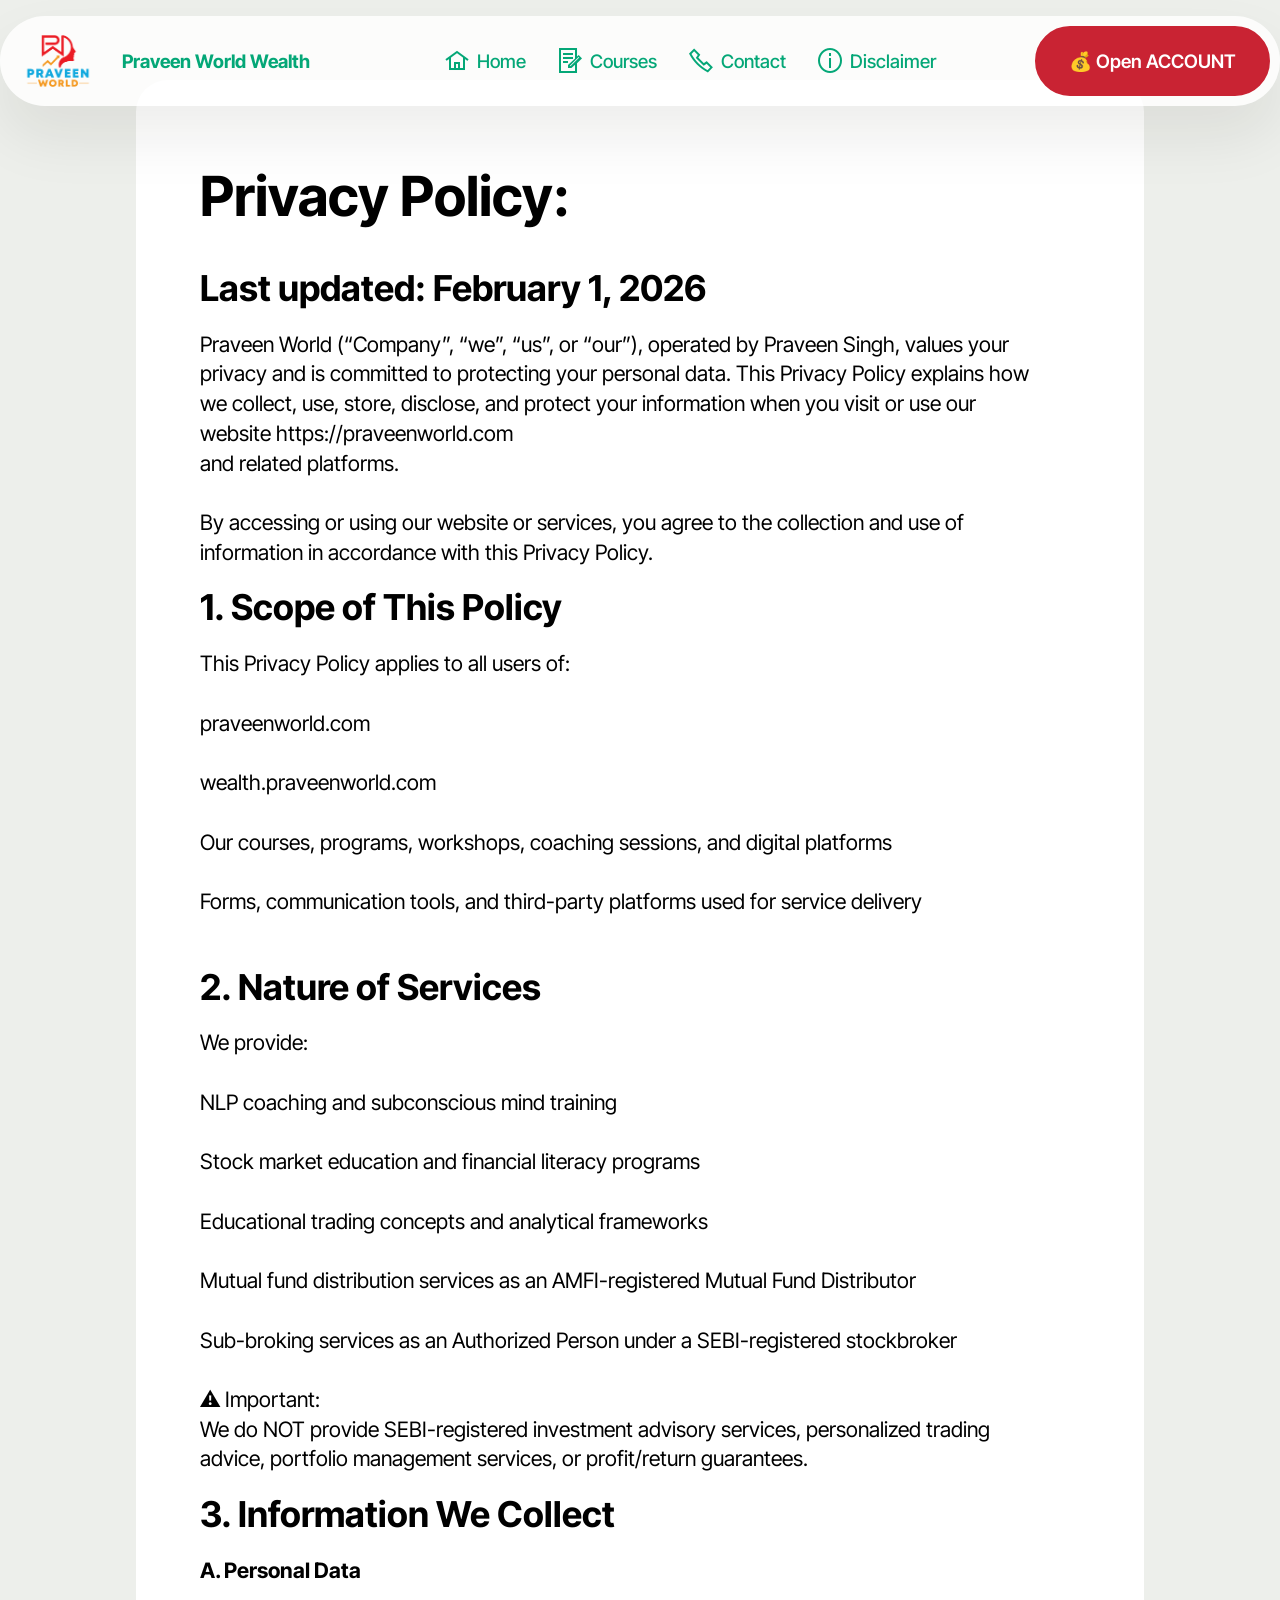
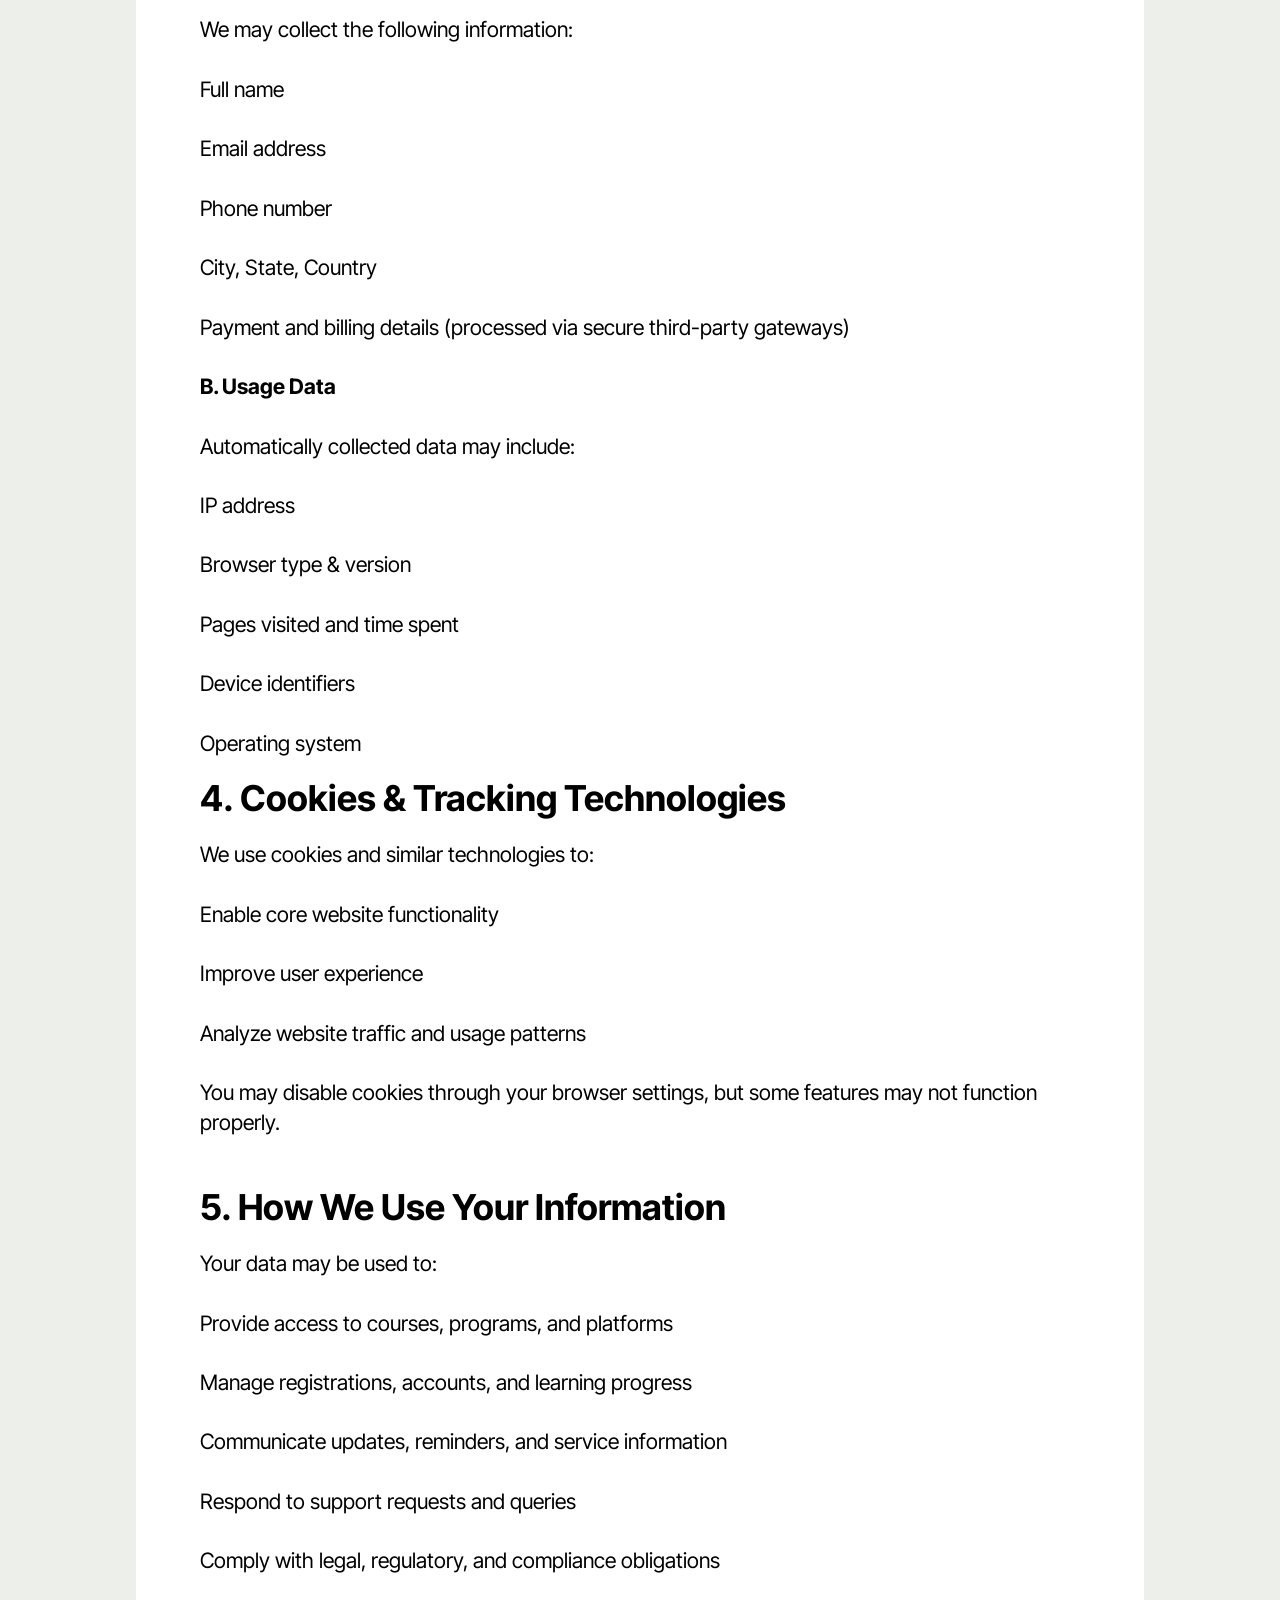
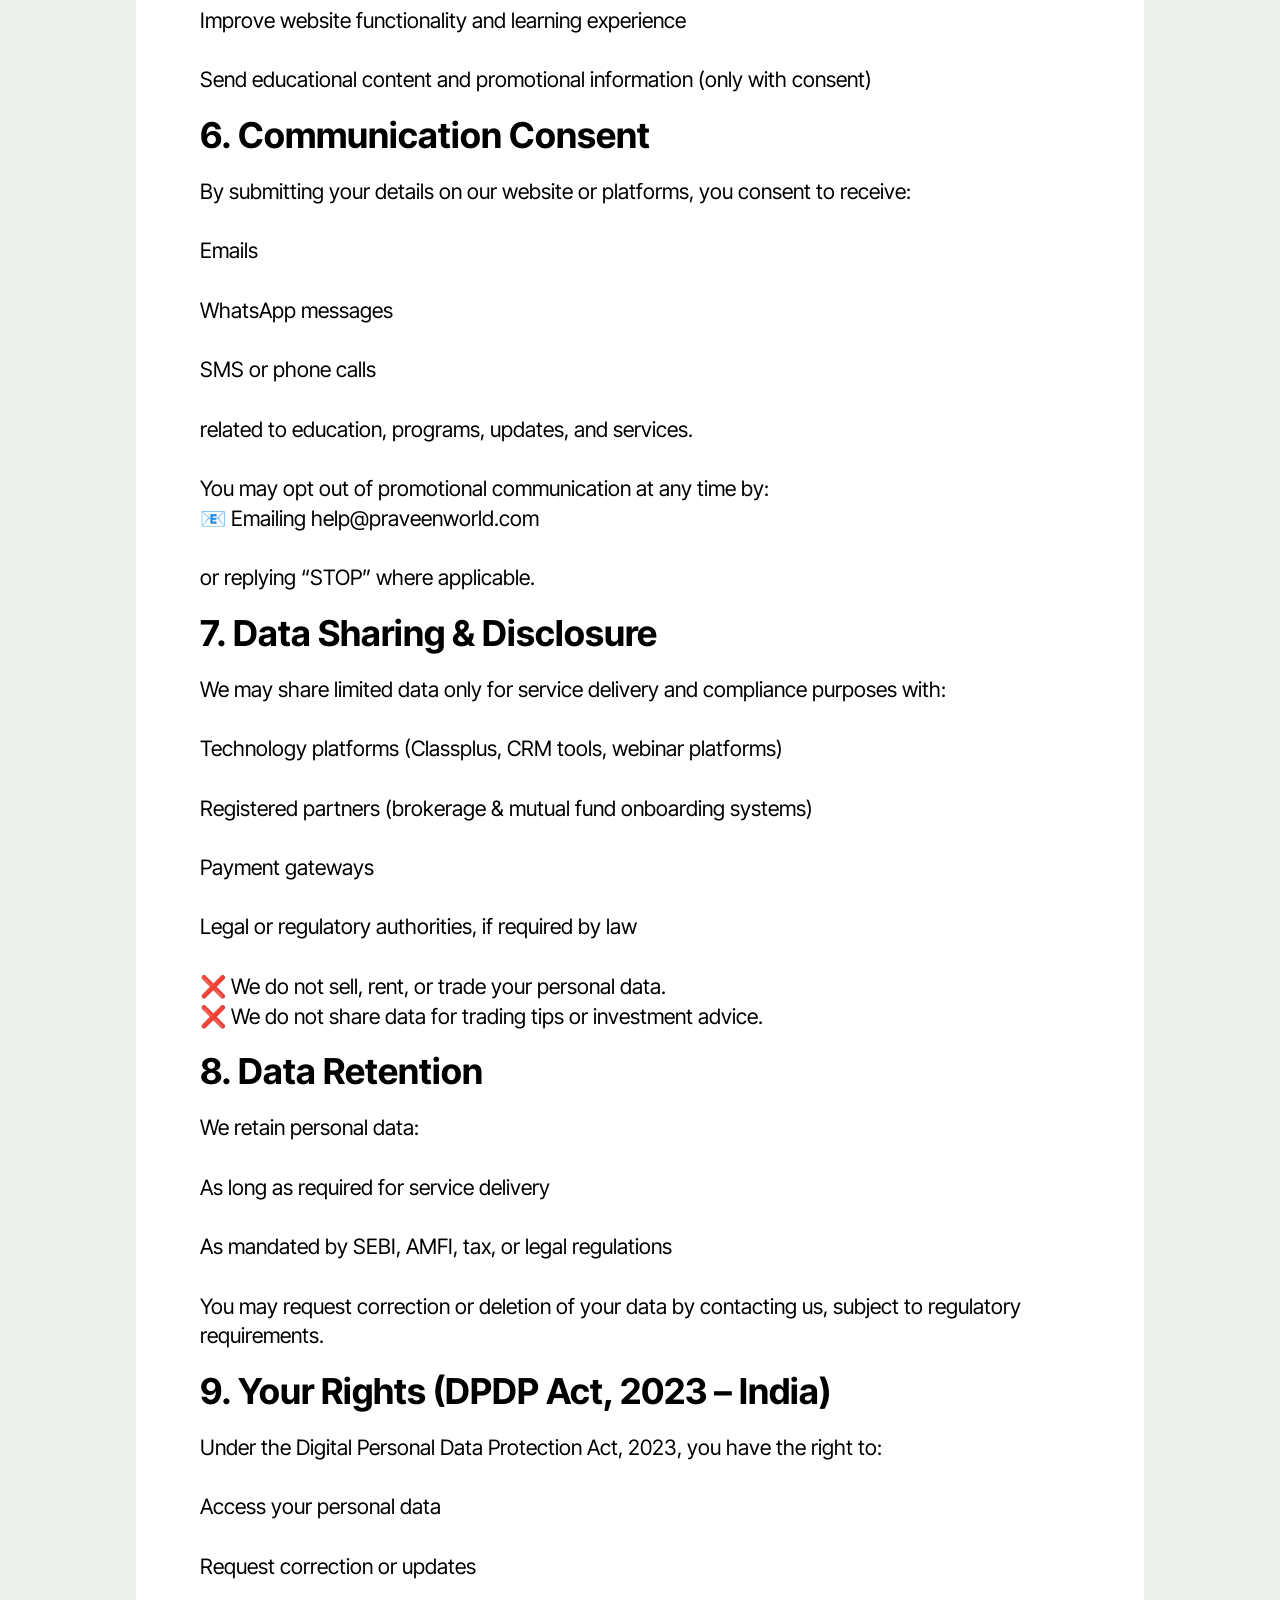
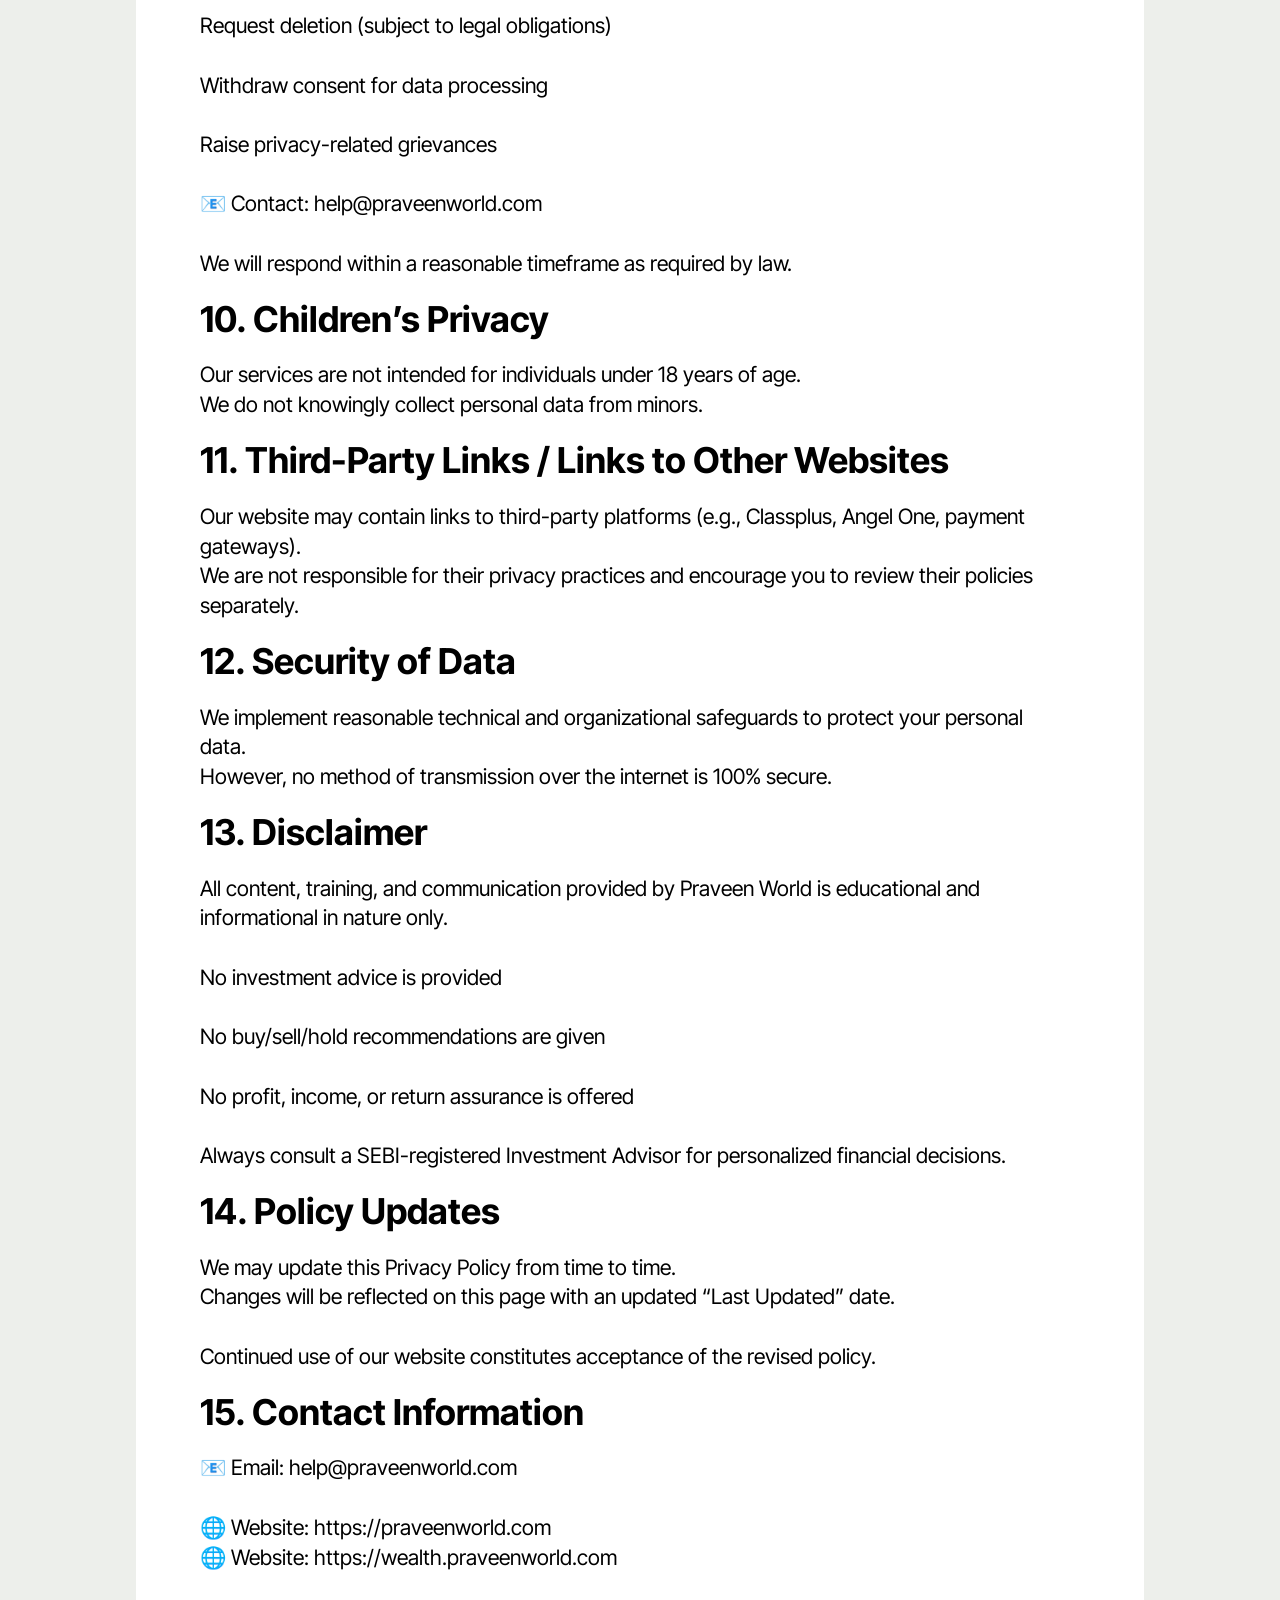
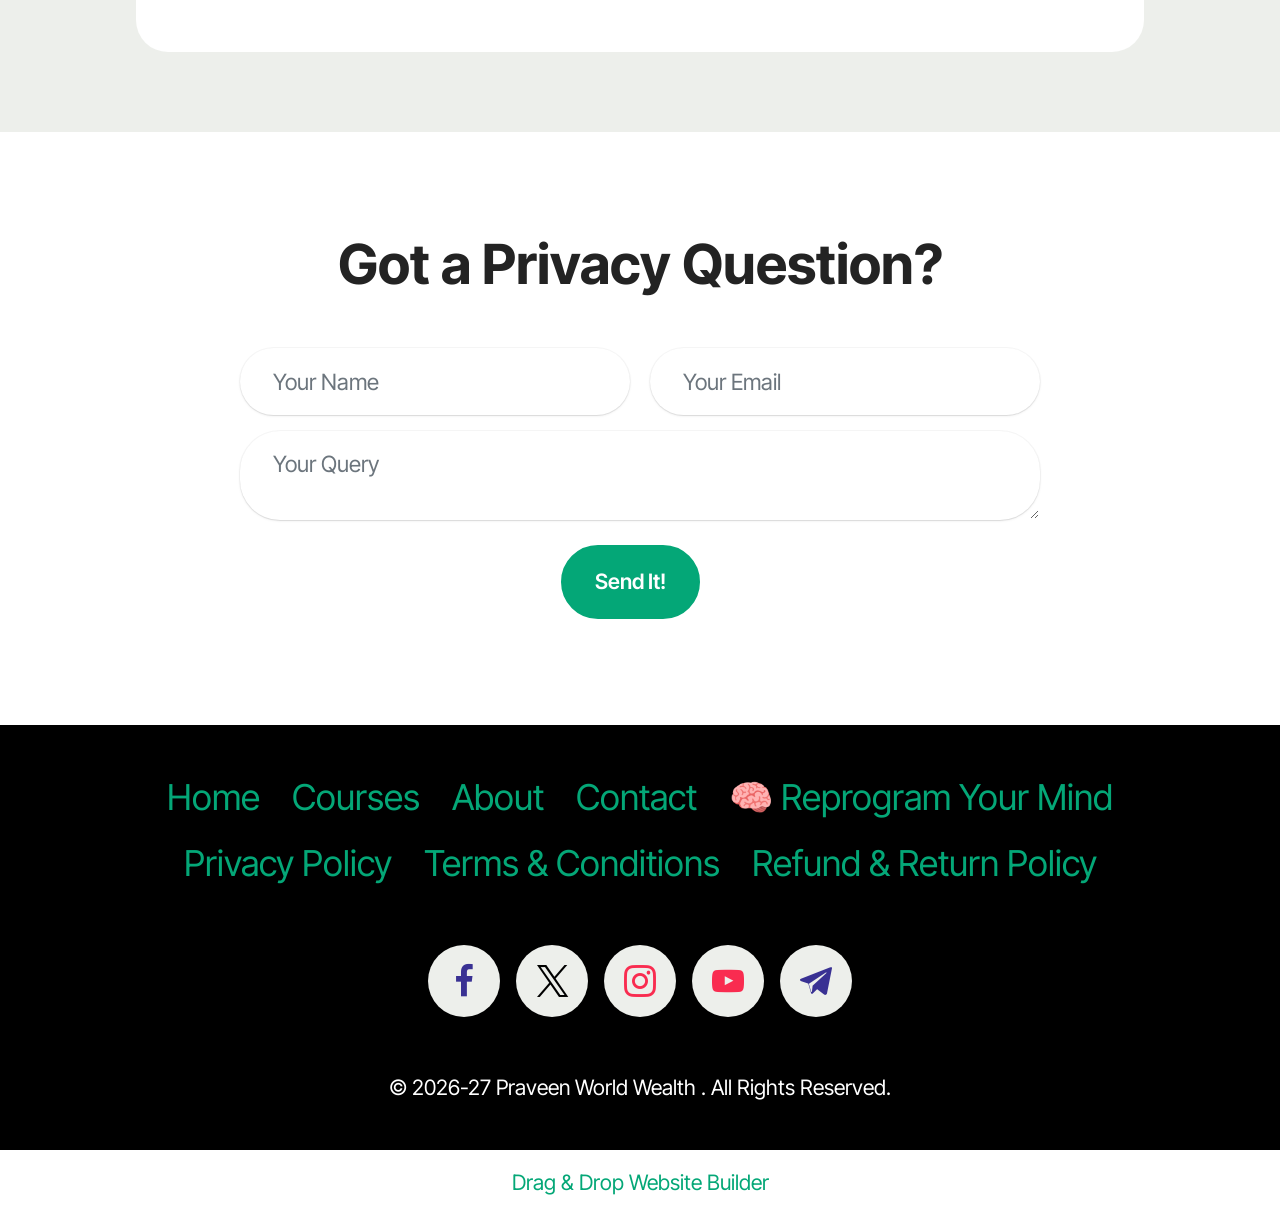
<file: Privac & Policy.html>
<!DOCTYPE html>
<html  >
<head>
  <!-- Site made with Mobirise Website Builder v6.1.12, https://mobirise.com -->
  <meta charset="UTF-8">
  <meta http-equiv="X-UA-Compatible" content="IE=edge">
  <meta name="generator" content="Mobirise v6.1.12, mobirise.com">
  <meta name="viewport" content="width=device-width, initial-scale=1, minimum-scale=1">
  <link rel="shortcut icon" href="assets/images/logo-praveen-world-206x155.png" type="image/x-icon">
  <meta name="description" content="Praveen World Wealth Privacy Policy — Learn how 
we collect, use & protect your personal data. 
SEBI & AMFI compliant. DPDP Act 2023 India.">
  
  
  <title>Privacy Policy | Praveen World Wealth</title>
  <link rel="stylesheet" href="assets/web/assets/mobirise-icons2/mobirise2.css">
  <link rel="stylesheet" href="assets/bootstrap/css/bootstrap.min.css">
  <link rel="stylesheet" href="assets/dropdown/css/style.css">
  <link rel="stylesheet" href="assets/socicon/css/styles.css">
  <link rel="stylesheet" href="assets/theme/css/style.css">
  <link rel="preload" href="https://fonts.googleapis.com/css2?family=Inter+Tight:wght@400;700&display=swap&display=swap" as="style" onload="this.onload=null;this.rel='stylesheet'">
  <noscript><link rel="stylesheet" href="https://fonts.googleapis.com/css2?family=Inter+Tight:wght@400;700&display=swap&display=swap"></noscript>
  <link rel="preload" as="style" href="assets/mobirise/css/mbr-additional.css?v=twVtE2"><link rel="stylesheet" href="assets/mobirise/css/mbr-additional.css?v=twVtE2" type="text/css">

  
  
  
</head>
<body>

<!-- Analytics -->
<!-- Google tag (gtag.js) -->
<script async src="https://www.googletagmanager.com/gtag/js?id=G-S1QK4ZMWV3"></script>
<script>
  window.dataLayer = window.dataLayer || [];
  function gtag(){dataLayer.push(arguments);}
  gtag('js', new Date());

  gtag('config', 'G-S1QK4ZMWV3');
</script>
<!-- /Analytics -->


  
  <section data-bs-version="5.1" class="menu menu2 cid-tZIviG3ta1" once="menu" id="menu02-11">
	

	<nav class="navbar navbar-dropdown navbar-fixed-top navbar-expand-lg">
		<div class="container">
			<div class="navbar-brand">
				<span class="navbar-logo">
					<a href="https://wealth.praveenworld.com">
						<img src="assets/images/logo-praveen-world-206x155.png" alt="trader praveen" style="height: 4.2rem;">
					</a>
				</span>
				<span class="navbar-caption-wrap"><a class="navbar-caption text-primary display-4" href="https://wealth.praveenworld.com">Praveen World Wealth&nbsp;</a></span>
			</div>
			<button class="navbar-toggler" type="button" data-toggle="collapse" data-bs-toggle="collapse" data-target="#navbarSupportedContent" data-bs-target="#navbarSupportedContent" aria-controls="navbarNavAltMarkup" aria-expanded="false" aria-label="Toggle navigation">
				<div class="hamburger">
					<span></span>
					<span></span>
					<span></span>
					<span></span>
				</div>
			</button>
			<div class="collapse navbar-collapse" id="navbarSupportedContent">
				<ul class="navbar-nav nav-dropdown" data-app-modern-menu="true"><li class="nav-item">
						<a class="nav-link link text-primary display-4" href="https://wealth.praveenworld.com"><span class="mobi-mbri mobi-mbri-home mbr-iconfont mbr-iconfont-btn"></span>Home</a>
					</li><li class="nav-item"><a class="nav-link link text-primary display-4" href="index.html#pricing02-1k"><span class="mobi-mbri mobi-mbri-contact-form mbr-iconfont mbr-iconfont-btn"></span>Courses</a></li>
					
					<li class="nav-item">
						<a class="nav-link link text-primary display-4" href="index.html#contacts02-0"><span class="mobi-mbri mobi-mbri-phone mbr-iconfont mbr-iconfont-btn"></span>Contact</a>
					</li><li class="nav-item"><a class="nav-link link text-primary display-4" href="index.html#header14-g"><span class="mobi-mbri mobi-mbri-info mbr-iconfont mbr-iconfont-btn"></span>Disclaimer</a></li></ul>
				
				<div class="navbar-buttons mbr-section-btn"><a class="btn btn-danger display-4" href="https://a.aonelink.in/ANGOne/fi1e7FU" target="_blank">💰 Open ACCOUNT</a></div>
			</div>
		</div>
	</nav>
</section>

<section data-bs-version="5.1" class="article07 cid-uSqn9T6Tgr" id="article07-13">
  

  
  
  <div class="container">
    <div class="row justify-content-center">
      <div class="card col-md-12 col-lg-10">
        <div class="card-wrapper">
          <h3 class="card-title mbr-fonts-style mbr-white mt-3 mb-4 display-2"><strong>Privacy Policy</strong><strong style="font-size: calc(2.05rem + 1.95 * ((100vw - 62rem) / 25));">:</strong></h3>
          <div class="row card-box align-left">
            <div class="item features-without-image col-12">
              <div class="item-wrapper">
                <h4 class="mbr-section-subtitle mbr-fonts-style mb-3 display-5"><strong>Last updated: February 1, 2026</strong></h4>
                <p class="mbr-text mbr-fonts-style display-7">Praveen World (“Company”, “we”, “us”, or “our”), operated by Praveen Singh, values your privacy and is committed to protecting your personal data. This Privacy Policy explains how we collect, use, store, disclose, and protect your information when you visit or use our website https://praveenworld.com<br> and related platforms.<br><br>By accessing or using our website or services, you agree to the collection and use of information in accordance with this Privacy Policy.</p>
              </div>
            </div>
            <div class="item features-without-image col-12">
              <div class="item-wrapper">
                <h4 class="mbr-section-subtitle mbr-fonts-style mb-3 display-5"><strong>1. Scope of This Policy</strong></h4>
                <p class="mbr-text mbr-fonts-style display-7">This Privacy Policy applies to all users of:<br><br>praveenworld.com<br><br>wealth.praveenworld.com<br><br>Our courses, programs, workshops, coaching sessions, and digital platforms<br><br>Forms, communication tools, and third-party platforms used for service delivery<br>
<br></p>
              </div>
            </div>
            <div class="item features-without-image col-12">
              <div class="item-wrapper">
                <h4 class="mbr-section-subtitle mbr-fonts-style mb-3 display-5"><strong>2. Nature of Services</strong></h4>
                <p class="mbr-text mbr-fonts-style display-7">We provide:<br><br>NLP coaching and subconscious mind training<br><br>Stock market education and financial literacy programs<br><br>Educational trading concepts and analytical frameworks<br><br>Mutual fund distribution services as an AMFI-registered Mutual Fund Distributor<br><br>Sub-broking services as an Authorized Person under a SEBI-registered stockbroker<br><br>⚠️ Important:<br>We do NOT provide SEBI-registered investment advisory services, personalized trading advice, portfolio management services, or profit/return guarantees.</p>
              </div>
            </div>
            <div class="item features-without-image col-12">
              <div class="item-wrapper">
                <h4 class="mbr-section-subtitle mbr-fonts-style mb-3 display-5"><strong>3. Information We Collect</strong></h4>
                <p class="mbr-text mbr-fonts-style display-7"><strong>A. Personal Data</strong><br><br>We may collect the following information:<br><br>Full name<br><br>Email address<br><br>Phone number<br><br>City, State, Country<br><br>Payment and billing details (processed via secure third-party gateways)<br><br><strong>B. Usage Data</strong><br><br>Automatically collected data may include:<br><br>IP address<br><br>Browser type &amp; version<br><br>Pages visited and time spent<br><br>Device identifiers<br><br>Operating system<br></p>
              </div>
            </div><div class="item features-without-image col-12">
              <div class="item-wrapper">
                <h4 class="mbr-section-subtitle mbr-fonts-style mb-3 display-5"><strong>4. Cookies &amp; Tracking Technologies</strong></h4>
                <p class="mbr-text mbr-fonts-style display-7">We use cookies and similar technologies to:<br><br>Enable core website functionality<br><br>Improve user experience<br><br>Analyze website traffic and usage patterns<br><br>You may disable cookies through your browser settings, but some features may not function properly.<br><br></p>
              </div>
            </div><div class="item features-without-image col-12">
              <div class="item-wrapper">
                <h4 class="mbr-section-subtitle mbr-fonts-style mb-3 display-5"><strong>5. How We Use Your Information</strong></h4>
                <p class="mbr-text mbr-fonts-style display-7">Your data may be used to:<br><br>Provide access to courses, programs, and platforms<br><br>Manage registrations, accounts, and learning progress<br><br>Communicate updates, reminders, and service information<br><br>Respond to support requests and queries<br><br>Comply with legal, regulatory, and compliance obligations<br><br>Improve website functionality and learning experience<br><br>Send educational content and promotional information (only with consent)<br></p>
              </div>
            </div><div class="item features-without-image col-12">
              <div class="item-wrapper">
                <h4 class="mbr-section-subtitle mbr-fonts-style mb-3 display-5"><strong>6. Communication Consent</strong></h4>
                <p class="mbr-text mbr-fonts-style display-7">By submitting your details on our website or platforms, you consent to receive:<br><br>Emails<br><br>WhatsApp messages<br><br>SMS or phone calls<br><br>related to education, programs, updates, and services.<br><br>You may opt out of promotional communication at any time by:<br>📧 Emailing help@praveenworld.com<br><br>or replying “STOP” where applicable.</p>
              </div>
            </div><div class="item features-without-image col-12">
              <div class="item-wrapper">
                <h4 class="mbr-section-subtitle mbr-fonts-style mb-3 display-5"><strong>7. Data Sharing &amp; Disclosure</strong></h4>
                <p class="mbr-text mbr-fonts-style display-7">We may share limited data only for service delivery and compliance purposes with:<br><br>Technology platforms (Classplus, CRM tools, webinar platforms)<br><br>Registered partners (brokerage &amp; mutual fund onboarding systems)<br><br>Payment gateways<br><br>Legal or regulatory authorities, if required by law<br><br>❌ We do not sell, rent, or trade your personal data.<br>❌ We do not share data for trading tips or investment advice.</p>
              </div>
            </div><div class="item features-without-image col-12">
              <div class="item-wrapper">
                <h4 class="mbr-section-subtitle mbr-fonts-style mb-3 display-5"><strong>8. Data Retention</strong></h4>
                <p class="mbr-text mbr-fonts-style display-7">We retain personal data:<br><br>As long as required for service delivery<br><br>As mandated by SEBI, AMFI, tax, or legal regulations<br><br>You may request correction or deletion of your data by contacting us, subject to regulatory requirements.</p>
              </div>
            </div><div class="item features-without-image col-12">
              <div class="item-wrapper">
                <h4 class="mbr-section-subtitle mbr-fonts-style mb-3 display-5"><strong>9. Your Rights (DPDP Act, 2023 – India)</strong></h4>
                <p class="mbr-text mbr-fonts-style display-7">Under the Digital Personal Data Protection Act, 2023, you have the right to:<br><br>Access your personal data<br><br>Request correction or updates<br><br>Request deletion (subject to legal obligations)<br><br>Withdraw consent for data processing<br><br>Raise privacy-related grievances<br><br>📧 Contact: help@praveenworld.com<br><br>We will respond within a reasonable timeframe as required by law.</p>
              </div>
            </div><div class="item features-without-image col-12">
              <div class="item-wrapper">
                <h4 class="mbr-section-subtitle mbr-fonts-style mb-3 display-5"><strong>10. Children’s Privacy</strong></h4>
                <p class="mbr-text mbr-fonts-style display-7">Our services are not intended for individuals under 18 years of age.<br>We do not knowingly collect personal data from minors.</p>
              </div>
            </div><div class="item features-without-image col-12">
              <div class="item-wrapper">
                <h4 class="mbr-section-subtitle mbr-fonts-style mb-3 display-5"><strong>11. Third-Party Links / Links to Other Websites</strong></h4>
                <p class="mbr-text mbr-fonts-style display-7">Our website may contain links to third-party platforms (e.g., Classplus, Angel One, payment gateways).<br>We are not responsible for their privacy practices and encourage you to review their policies separately.</p>
              </div>
            </div><div class="item features-without-image col-12">
              <div class="item-wrapper">
                <h4 class="mbr-section-subtitle mbr-fonts-style mb-3 display-5"><strong>12. Security of Data</strong></h4>
                <p class="mbr-text mbr-fonts-style display-7">We implement reasonable technical and organizational safeguards to protect your personal data.<br>However, no method of transmission over the internet is 100% secure.</p>
              </div>
            </div><div class="item features-without-image col-12">
              <div class="item-wrapper">
                <h4 class="mbr-section-subtitle mbr-fonts-style mb-3 display-5"><strong>13. Disclaimer</strong></h4>
                <p class="mbr-text mbr-fonts-style display-7">All content, training, and communication provided by Praveen World is educational and informational in nature only.<br><br>No investment advice is provided<br><br>No buy/sell/hold recommendations are given<br><br>No profit, income, or return assurance is offered<br><br>Always consult a SEBI-registered Investment Advisor for personalized financial decisions.</p>
              </div>
            </div><div class="item features-without-image col-12">
              <div class="item-wrapper">
                <h4 class="mbr-section-subtitle mbr-fonts-style mb-3 display-5"><strong>14. Policy Updates</strong></h4>
                <p class="mbr-text mbr-fonts-style display-7">We may update this Privacy Policy from time to time.<br>Changes will be reflected on this page with an updated “Last Updated” date.<br><br>Continued use of our website constitutes acceptance of the revised policy.<br>
                </p>
              </div>
            </div><div class="item features-without-image col-12">
              <div class="item-wrapper">
                <h4 class="mbr-section-subtitle mbr-fonts-style mb-3 display-5"><strong>15. Contact Information</strong></h4>
                <p class="mbr-text mbr-fonts-style display-7">📧 Email: help@praveenworld.com<br><br>🌐 Website: https://praveenworld.com<br>🌐 Website: https://wealth.praveenworld.com<br>
                </p>
              </div>
            </div>
          </div>
          
        </div>
      </div>
    </div>
  </div>
</section>

<section data-bs-version="5.1" class="form5 cid-uSqnqF6Uul" id="form02-14">
    
    
    <div class="container">
        <div class="row justify-content-center">
            <div class="col-12 content-head">
                <div class="mbr-section-head mb-5">
                    <h3 class="mbr-section-title mbr-fonts-style align-center mb-0 display-2">
                        <strong>Got a Privacy Question?</strong>
                    </h3>
                    
                </div>
            </div>
        </div>
        <div class="row justify-content-center">
            <div class="col-lg-8 mx-auto mbr-form" data-form-type="formoid">
                <form action="https://mobirise.eu/" method="POST" class="mbr-form form-with-styler" data-form-title="Form Name"><input type="hidden" name="email" data-form-email="true" value="LbCHeleFdMEgkXuqRfHisYLWoPmap1wll4MyU7SUU/mAf8sj5YFDEZYl+NK5Snv61k45aIc/gqViqBi1m3a8tC47PXvokBqVzIaY8xlJN9LTYnS14L4rtbRytu7Gg65S">
                    <div class="row">
                        <div hidden="hidden" data-form-alert="" class="alert alert-success col-12">Thanks for filling out the form!</div>
                        <div hidden="hidden" data-form-alert-danger="" class="alert alert-danger col-12">
                            Oops...! some problem!
                        </div>
                    </div>
                    <div class="dragArea row">
                        <div class="col-md col-sm-12 form-group mb-3" data-for="name">
                            <input type="text" name="name" placeholder="Your Name" data-form-field="name" class="form-control" value="" id="name-form02-14">
                        </div>
                        <div class="col-md col-sm-12 form-group mb-3" data-for="email">
                            <input type="email" name="email" placeholder="Your Email" data-form-field="email" class="form-control" value="" id="email-form02-14">
                        </div>
                        <div class="col-12 form-group mb-3" data-for="textarea">
                            <textarea name="textarea" placeholder="Your Query" data-form-field="textarea" class="form-control" id="textarea-form02-14"></textarea>
                        </div>
                        <div class="col-lg-12 col-md-12 col-sm-12 align-center mbr-section-btn">
                            <button type="submit" class="btn btn-primary display-7">Send It!</button>
                        </div>
                    </div>
                </form>
            </div>
        </div>
    </div>
</section>

<section data-bs-version="5.1" class="footer3 cid-uSqsDiAqlb" once="footers" id="footer03-1b">

        

    

    <div class="container">
        <div class="row">
            <div class="row-links">
                <ul class="header-menu">
                  
                  
                  
                  
                <li class="header-menu-item mbr-fonts-style display-5">
                    <a href="index.html" class="text-primary">Home</a>
                  </li><li class="header-menu-item mbr-fonts-style display-5"><a href="index.html#product-list-2-tZIviG8sz6" class="text-primary">Courses</a></li><li class="header-menu-item mbr-fonts-style display-5"><a href="https://praveenworld.com/about.html" class="text-primary" target="_blank">About</a></li><li class="header-menu-item mbr-fonts-style display-5"><a href="index.html#contact-form-2-tZIviGd6fE" class="text-primary" target="_blank">Contact</a></li><li class="header-menu-item mbr-fonts-style display-5"><a href="https://praveenworld.com/" class="text-primary" target="_blank">🧠 Reprogram Your Mind</a></li><li class="header-menu-item mbr-fonts-style display-5"><a href="Privac & Policy.html" class="text-primary" target="_blank">Privacy Policy</a></li><li class="header-menu-item mbr-fonts-style display-5"><a href="Terms & Conditions.html" class="text-primary" target="_blank">Terms &amp; Conditions</a></li><li class="header-menu-item mbr-fonts-style display-5"><a href="Refund & Return Policy.html" class="text-primary" target="_blank">Refund &amp; Return Policy</a></li></ul>
              </div>

            <div class="col-12 mt-4">
                <div class="social-row">
                    <div class="soc-item">
                        <a href="https://www.facebook.com/PraveenWorldWealth" target="_blank">
                            <span class="mbr-iconfont display-7 socicon-facebook socicon" style="color: rgb(57, 49, 147); fill: rgb(57, 49, 147);"></span>
                        </a>
                    </div>
                    <div class="soc-item">
                        <a href="https://x.com/copraveenworld" target="_blank">
                            <span class="mbr-iconfont socicon-twitter socicon"></span>
                        </a>
                    </div>
                    <div class="soc-item">
                        <a href="https://www.instagram.com/PraveenWorldWealth" target="_blank">
                            <span class="mbr-iconfont socicon-instagram socicon" style="color: rgb(249, 44, 80); fill: rgb(249, 44, 80);"></span>
                        </a>
                    </div>
                    <div class="soc-item">
                        <a href="https://www.youtube.com/@PraveenWorldWealth?sub_confirmation=1" target="_blank">
                            <span class="mbr-iconfont socicon-youtube socicon" style="color: rgb(249, 44, 80); fill: rgb(249, 44, 80);"></span>
                        </a>
                    </div>
                    <div class="soc-item">
                        <a href="https://t.me/PraveenWorldWealth" target="_blank">
                            <span class="mbr-iconfont socicon-telegram socicon" style="color: rgb(57, 49, 147); fill: rgb(57, 49, 147);"></span>
                        </a>
                    </div>
                </div>
            </div>
            <div class="col-12 mt-5">
                <p class="mbr-fonts-style copyright display-7">© 2026-27 Praveen World Wealth . All Rights Reserved.</p>
            </div>
        </div>
    </div>
</section><section class="display-7" style="padding: 0;align-items: center;justify-content: center;flex-wrap: wrap;    align-content: center;display: flex;position: relative;height: 4rem;"><a href="https://mobiri.se/" style="flex: 1 1;height: 4rem;position: absolute;width: 100%;z-index: 1;"><img alt="" style="height: 4rem;" src="[data-uri]"></a><p style="margin: 0;text-align: center;" class="display-7">&#8204;</p><a style="z-index:1" href="https://mobirise.com/drag-drop-website-builder.html">Drag & Drop Website Builder</a></section><script src="assets/bootstrap/js/bootstrap.bundle.min.js"></script>  <script src="assets/smoothscroll/smooth-scroll.js"></script>  <script src="assets/ytplayer/index.js"></script>  <script src="assets/dropdown/js/navbar-dropdown.js"></script>  <script src="assets/theme/js/script.js"></script>  <script src="assets/formoid/formoid.min.js"></script>  
  
  
</body>
</html>
</file>
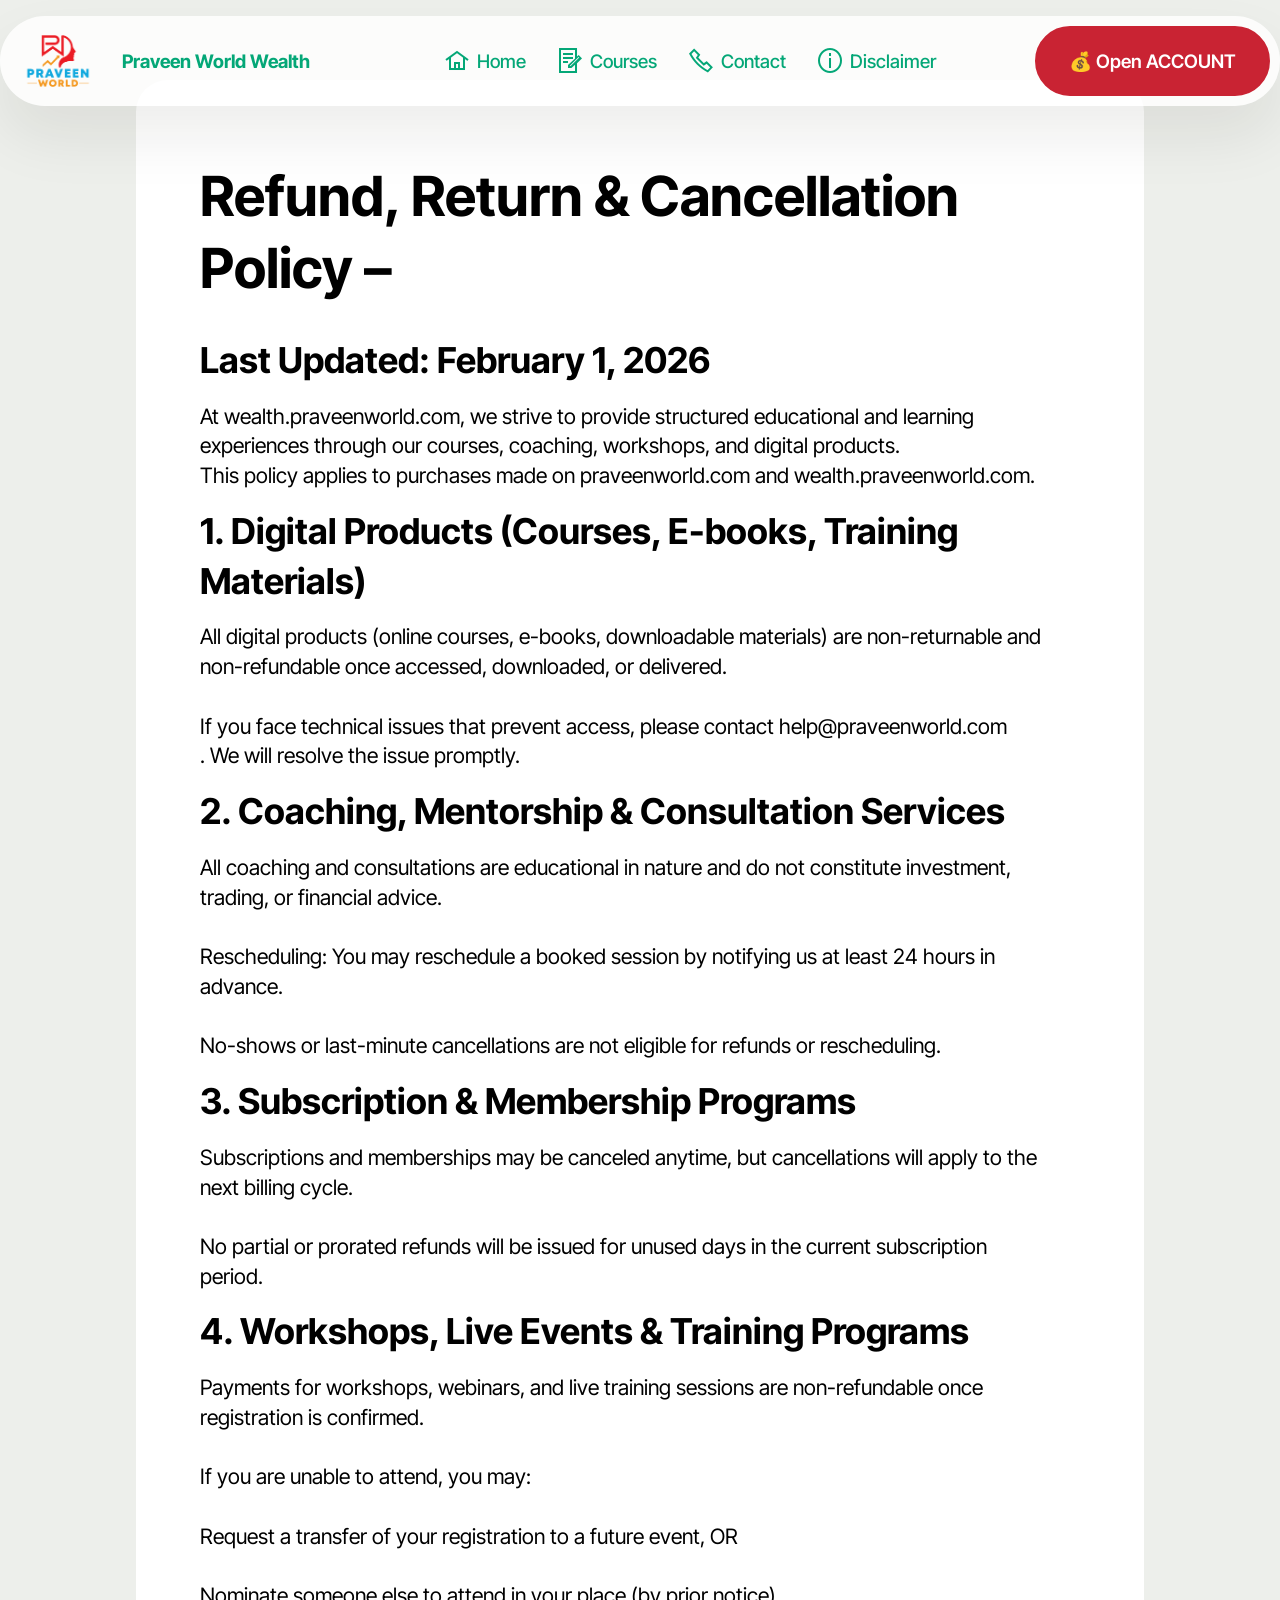
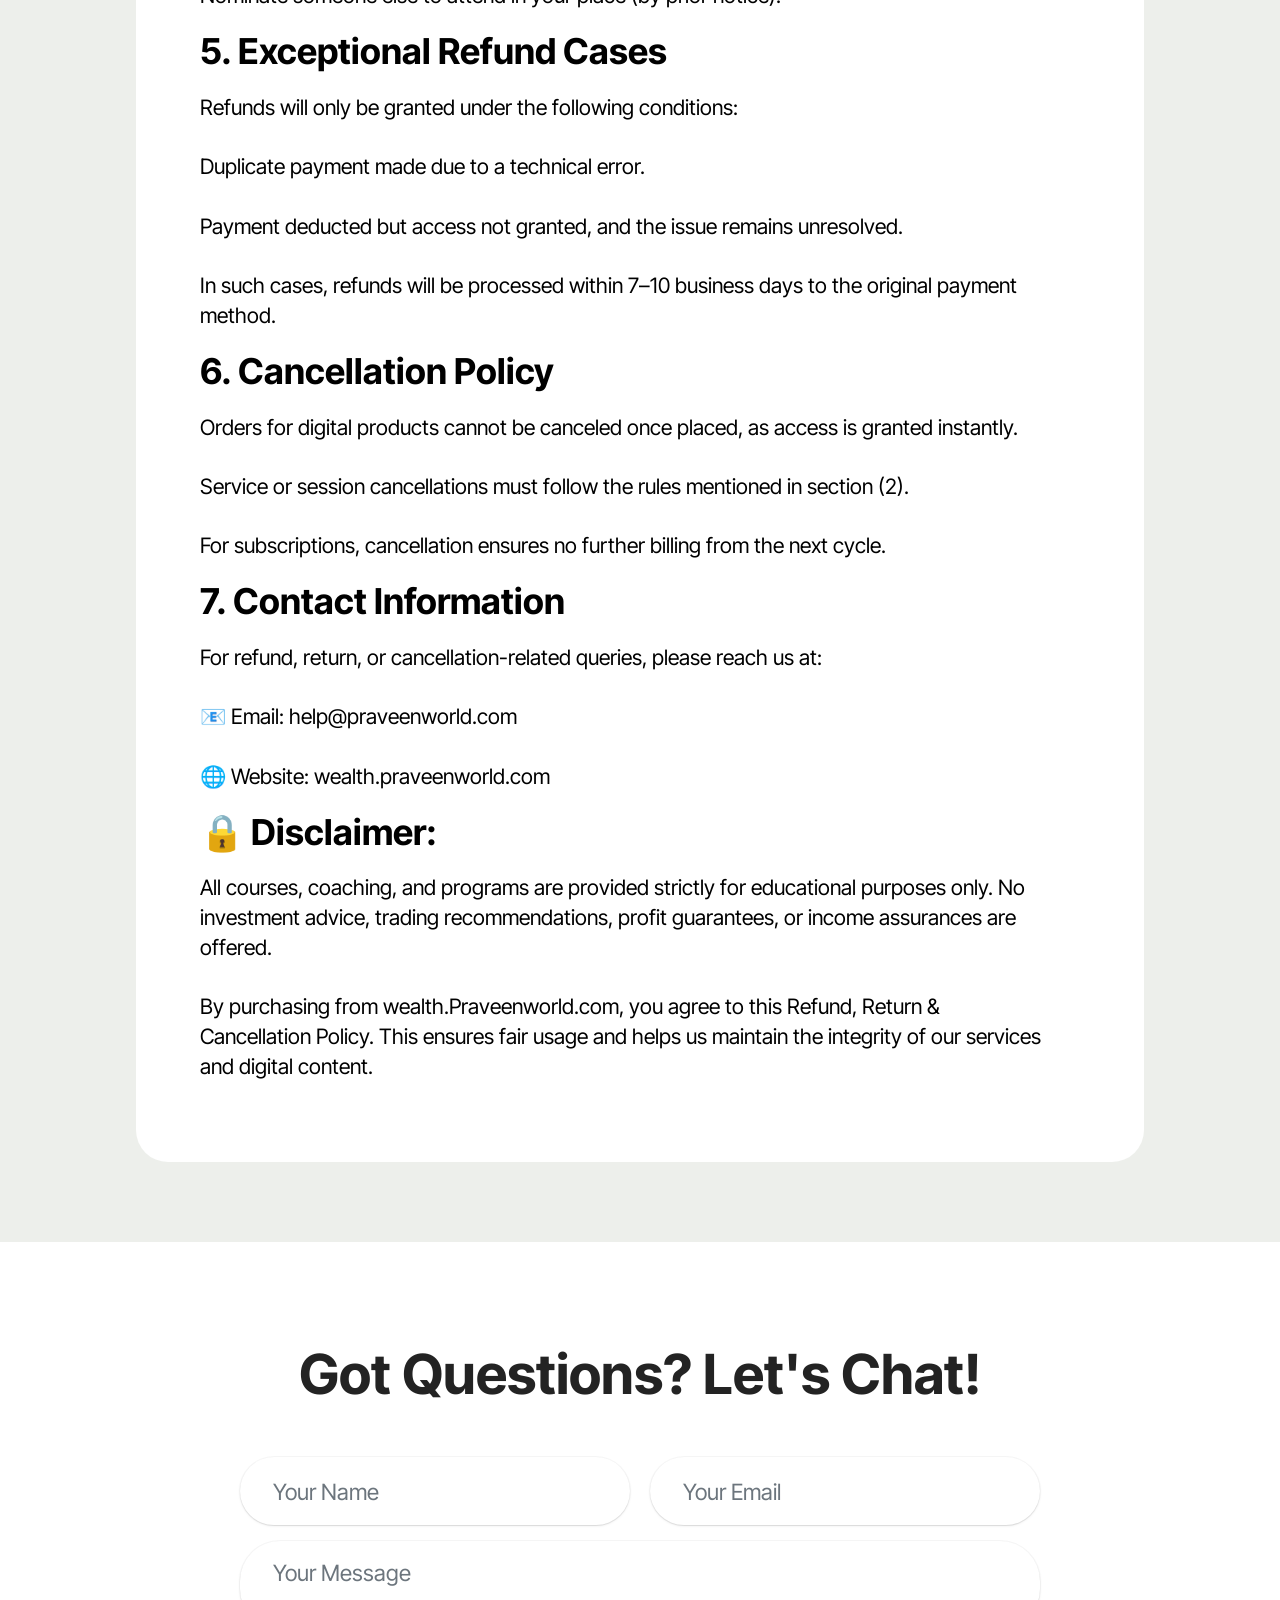
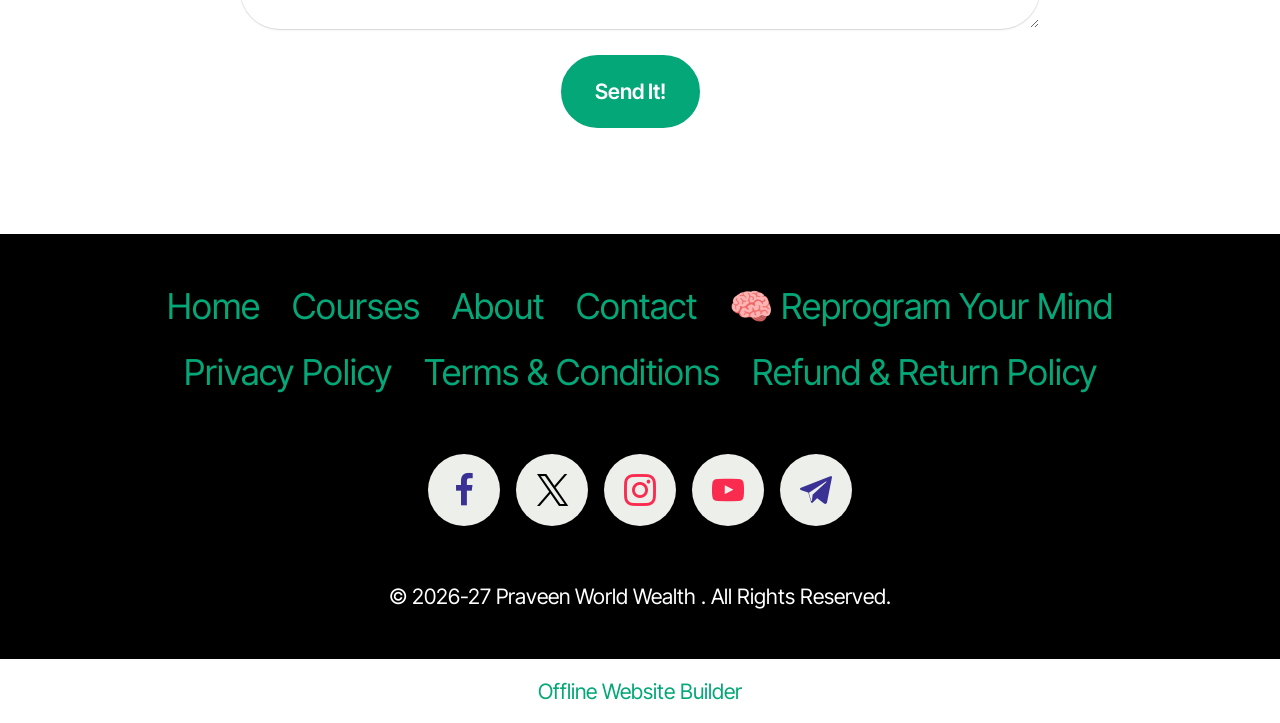
<file: Refund & Return Policy.html>
<!DOCTYPE html>
<html  >
<head>
  <!-- Site made with Mobirise Website Builder v6.1.12, https://mobirise.com -->
  <meta charset="UTF-8">
  <meta http-equiv="X-UA-Compatible" content="IE=edge">
  <meta name="generator" content="Mobirise v6.1.12, mobirise.com">
  <meta name="viewport" content="width=device-width, initial-scale=1, minimum-scale=1">
  <link rel="shortcut icon" href="assets/images/logo-praveen-world-206x155.png" type="image/x-icon">
  <meta name="description" content="Praveen World Wealth Refund & Return Policy 
for stock market education & trading courses. 
Read before purchasing. Moradabad, India.">
  
  
  <title>Refund & Return Policy | Praveen World Wealth</title>
  <link rel="stylesheet" href="assets/web/assets/mobirise-icons2/mobirise2.css">
  <link rel="stylesheet" href="assets/bootstrap/css/bootstrap.min.css">
  <link rel="stylesheet" href="assets/dropdown/css/style.css">
  <link rel="stylesheet" href="assets/socicon/css/styles.css">
  <link rel="stylesheet" href="assets/theme/css/style.css">
  <link rel="preload" href="https://fonts.googleapis.com/css2?family=Inter+Tight:wght@400;700&display=swap&display=swap" as="style" onload="this.onload=null;this.rel='stylesheet'">
  <noscript><link rel="stylesheet" href="https://fonts.googleapis.com/css2?family=Inter+Tight:wght@400;700&display=swap&display=swap"></noscript>
  <link rel="preload" as="style" href="assets/mobirise/css/mbr-additional.css?v=iYzJef"><link rel="stylesheet" href="assets/mobirise/css/mbr-additional.css?v=iYzJef" type="text/css">

  
  
  
</head>
<body>

<!-- Analytics -->
<!-- Google tag (gtag.js) -->
<script async src="https://www.googletagmanager.com/gtag/js?id=G-S1QK4ZMWV3"></script>
<script>
  window.dataLayer = window.dataLayer || [];
  function gtag(){dataLayer.push(arguments);}
  gtag('js', new Date());

  gtag('config', 'G-S1QK4ZMWV3');
</script>
<!-- /Analytics -->


  
  <section data-bs-version="5.1" class="menu menu2 cid-uUqZE2IrFG" once="menu" id="menu02-1f">
	

	<nav class="navbar navbar-dropdown navbar-fixed-top navbar-expand-lg">
		<div class="container">
			<div class="navbar-brand">
				<span class="navbar-logo">
					<a href="https://wealth.praveenworld.com">
						<img src="assets/images/logo-praveen-world-206x155.png" alt="trader praveen" style="height: 4.2rem;">
					</a>
				</span>
				<span class="navbar-caption-wrap"><a class="navbar-caption text-primary display-4" href="https://wealth.praveenworld.com">Praveen World Wealth&nbsp;</a></span>
			</div>
			<button class="navbar-toggler" type="button" data-toggle="collapse" data-bs-toggle="collapse" data-target="#navbarSupportedContent" data-bs-target="#navbarSupportedContent" aria-controls="navbarNavAltMarkup" aria-expanded="false" aria-label="Toggle navigation">
				<div class="hamburger">
					<span></span>
					<span></span>
					<span></span>
					<span></span>
				</div>
			</button>
			<div class="collapse navbar-collapse" id="navbarSupportedContent">
				<ul class="navbar-nav nav-dropdown" data-app-modern-menu="true"><li class="nav-item">
						<a class="nav-link link text-primary display-4" href="https://wealth.praveenworld.com"><span class="mobi-mbri mobi-mbri-home mbr-iconfont mbr-iconfont-btn"></span>Home</a>
					</li><li class="nav-item"><a class="nav-link link text-primary display-4" href="index.html#pricing02-1k"><span class="mobi-mbri mobi-mbri-contact-form mbr-iconfont mbr-iconfont-btn"></span>Courses</a></li>
					
					<li class="nav-item">
						<a class="nav-link link text-primary display-4" href="index.html#contacts02-0"><span class="mobi-mbri mobi-mbri-phone mbr-iconfont mbr-iconfont-btn"></span>Contact</a>
					</li><li class="nav-item"><a class="nav-link link text-primary display-4" href="index.html#header14-g"><span class="mobi-mbri mobi-mbri-info mbr-iconfont mbr-iconfont-btn"></span>Disclaimer</a></li></ul>
				
				<div class="navbar-buttons mbr-section-btn"><a class="btn btn-danger display-4" href="https://a.aonelink.in/ANGOne/fi1e7FU" target="_blank">💰 Open ACCOUNT</a></div>
			</div>
		</div>
	</nav>
</section>

<section data-bs-version="5.1" class="article07 cid-uUr0zlGPOu" id="article07-1j">
  

  
  
  <div class="container">
    <div class="row justify-content-center">
      <div class="card col-md-12 col-lg-10">
        <div class="card-wrapper">
          <h3 class="card-title mbr-fonts-style mbr-white mt-3 mb-4 display-2"><strong>Refund, Return &amp; Cancellation Policy –&nbsp;</strong></h3>
          <div class="row card-box align-left">
            <div class="item features-without-image col-12">
              <div class="item-wrapper">
                <h4 class="mbr-section-subtitle mbr-fonts-style mb-3 display-5"><strong>Last Updated: February 1, 2026</strong></h4>
                <p class="mbr-text mbr-fonts-style display-7">At wealth.praveenworld.com, we strive to provide structured educational and learning experiences through our courses, coaching, workshops, and digital products.<br>This policy applies to purchases made on praveenworld.com and wealth.praveenworld.com.<br></p>
              </div>
            </div>
            <div class="item features-without-image col-12">
              <div class="item-wrapper">
                <h4 class="mbr-section-subtitle mbr-fonts-style mb-3 display-5"><strong>1. Digital Products (Courses, E-books, Training Materials)</strong></h4>
                <p class="mbr-text mbr-fonts-style display-7">All digital products (online courses, e-books, downloadable materials) are non-returnable and non-refundable once accessed, downloaded, or delivered.<br><br>If you face technical issues that prevent access, please contact help@praveenworld.com<br>. We will resolve the issue promptly.</p>
              </div>
            </div>
            <div class="item features-without-image col-12">
              <div class="item-wrapper">
                <h4 class="mbr-section-subtitle mbr-fonts-style mb-3 display-5"><strong>2. Coaching, Mentorship &amp; Consultation Services</strong></h4>
                <p class="mbr-text mbr-fonts-style display-7">All coaching and consultations are educational in nature and do not constitute investment, trading, or financial advice.<br><br>Rescheduling: You may reschedule a booked session by notifying us at least 24 hours in advance.<br><br>No-shows or last-minute cancellations are not eligible for refunds or rescheduling.<br></p>
              </div>
            </div>
            <div class="item features-without-image col-12">
              <div class="item-wrapper">
                <h4 class="mbr-section-subtitle mbr-fonts-style mb-3 display-5"><strong>3. Subscription &amp; Membership Programs</strong></h4>
                <p class="mbr-text mbr-fonts-style display-7">Subscriptions and memberships may be canceled anytime, but cancellations will apply to the next billing cycle.<br><br>No partial or prorated refunds will be issued for unused days in the current subscription period.</p>
              </div>
            </div><div class="item features-without-image col-12">
              <div class="item-wrapper">
                <h4 class="mbr-section-subtitle mbr-fonts-style mb-3 display-5"><strong>4. Workshops, Live Events &amp; Training Programs</strong></h4>
                <p class="mbr-text mbr-fonts-style display-7">Payments for workshops, webinars, and live training sessions are non-refundable once registration is confirmed.<br><br>If you are unable to attend, you may:<br><br>Request a transfer of your registration to a future event, OR<br><br>Nominate someone else to attend in your place (by prior notice).</p>
              </div>
            </div><div class="item features-without-image col-12">
              <div class="item-wrapper">
                <h4 class="mbr-section-subtitle mbr-fonts-style mb-3 display-5"><strong>5. Exceptional Refund Cases</strong></h4>
                <p class="mbr-text mbr-fonts-style display-7">Refunds will only be granted under the following conditions:<br><br>Duplicate payment made due to a technical error.<br><br>Payment deducted but access not granted, and the issue remains unresolved.<br><br>In such cases, refunds will be processed within 7–10 business days to the original payment method.</p>
              </div>
            </div><div class="item features-without-image col-12">
              <div class="item-wrapper">
                <h4 class="mbr-section-subtitle mbr-fonts-style mb-3 display-5"><strong>6. Cancellation Policy</strong></h4>
                <p class="mbr-text mbr-fonts-style display-7">Orders for digital products cannot be canceled once placed, as access is granted instantly.<br><br>Service or session cancellations must follow the rules mentioned in section (2).<br><br>For subscriptions, cancellation ensures no further billing from the next cycle.</p>
              </div>
            </div><div class="item features-without-image col-12">
              <div class="item-wrapper">
                <h4 class="mbr-section-subtitle mbr-fonts-style mb-3 display-5"><strong>7. Contact Information</strong></h4>
                <p class="mbr-text mbr-fonts-style display-7">For refund, return, or cancellation-related queries, please reach us at:<br><br>📧 Email: help@praveenworld.com<br><br>🌐 Website: wealth.praveenworld.com</p>
              </div>
            </div><div class="item features-without-image col-12">
              <div class="item-wrapper">
                <h4 class="mbr-section-subtitle mbr-fonts-style mb-3 display-5"><strong>🔒 Disclaimer:</strong></h4>
                <p class="mbr-text mbr-fonts-style display-7">All courses, coaching, and programs are provided strictly for educational purposes only. No investment advice, trading recommendations, profit guarantees, or income assurances are offered.<br><br>By purchasing from wealth.Praveenworld.com, you agree to this Refund, Return &amp; Cancellation Policy. This ensures fair usage and helps us maintain the integrity of our services and digital content.</p>
              </div>
            </div>
          </div>
          
        </div>
      </div>
    </div>
  </div>
</section>

<section data-bs-version="5.1" class="form5 cid-uUqZE4MGfg" id="form02-1h">
    
    
    <div class="container">
        <div class="row justify-content-center">
            <div class="col-12 content-head">
                <div class="mbr-section-head mb-5">
                    <h3 class="mbr-section-title mbr-fonts-style align-center mb-0 display-2">
                        <strong>Got Questions? Let's Chat!</strong>
                    </h3>
                    
                </div>
            </div>
        </div>
        <div class="row justify-content-center">
            <div class="col-lg-8 mx-auto mbr-form" data-form-type="formoid">
                <form action="https://mobirise.eu/" method="POST" class="mbr-form form-with-styler" data-form-title="Form Name"><input type="hidden" name="email" data-form-email="true" value="h0XNGRynkrjx1Fn+txxfBHx2irEaBvMQFK3MNEDmOmqFuOzj2aJzP5cEaQzoRrhu4pRYN7wVUzaYYj24fFzr+BuYncg1QxkZ/W1tc3pR96bvaNMIAlVoCSZFohWC6PoE">
                    <div class="row">
                        <div hidden="hidden" data-form-alert="" class="alert alert-success col-12">Thanks for filling out the form!</div>
                        <div hidden="hidden" data-form-alert-danger="" class="alert alert-danger col-12">
                            Oops...! some problem!
                        </div>
                    </div>
                    <div class="dragArea row">
                        <div class="col-md col-sm-12 form-group mb-3" data-for="name">
                            <input type="text" name="name" placeholder="Your Name" data-form-field="name" class="form-control" value="" id="name-form02-1h">
                        </div>
                        <div class="col-md col-sm-12 form-group mb-3" data-for="email">
                            <input type="email" name="email" placeholder="Your Email" data-form-field="email" class="form-control" value="" id="email-form02-1h">
                        </div>
                        <div class="col-12 form-group mb-3" data-for="textarea">
                            <textarea name="textarea" placeholder="Your Message" data-form-field="textarea" class="form-control" id="textarea-form02-1h"></textarea>
                        </div>
                        <div class="col-lg-12 col-md-12 col-sm-12 align-center mbr-section-btn">
                            <button type="submit" class="btn btn-primary display-7">Send It!</button>
                        </div>
                    </div>
                </form>
            </div>
        </div>
    </div>
</section>

<section data-bs-version="5.1" class="footer3 cid-uUqZE5vhPd" once="footers" id="footer03-1i">

        

    

    <div class="container">
        <div class="row">
            <div class="row-links">
                <ul class="header-menu">
                  
                  
                  
                  
                <li class="header-menu-item mbr-fonts-style display-5">
                    <a href="index.html" class="text-primary">Home</a>
                  </li><li class="header-menu-item mbr-fonts-style display-5"><a href="index.html#product-list-2-tZIviG8sz6" class="text-primary">Courses</a></li><li class="header-menu-item mbr-fonts-style display-5"><a href="https://praveenworld.com/about.html" class="text-primary" target="_blank">About</a></li><li class="header-menu-item mbr-fonts-style display-5"><a href="index.html#contact-form-2-tZIviGd6fE" class="text-primary" target="_blank">Contact</a></li><li class="header-menu-item mbr-fonts-style display-5"><a href="https://praveenworld.com/" class="text-primary" target="_blank">🧠 Reprogram Your Mind</a></li><li class="header-menu-item mbr-fonts-style display-5"><a href="Privac & Policy.html" class="text-primary" target="_blank">Privacy Policy</a></li><li class="header-menu-item mbr-fonts-style display-5"><a href="Terms & Conditions.html" class="text-primary" target="_blank">Terms &amp; Conditions</a></li><li class="header-menu-item mbr-fonts-style display-5"><a href="Refund & Return Policy.html" class="text-primary" target="_blank">Refund &amp; Return Policy</a></li></ul>
              </div>

            <div class="col-12 mt-4">
                <div class="social-row">
                    <div class="soc-item">
                        <a href="https://www.facebook.com/PraveenWorldWealth" target="_blank">
                            <span class="mbr-iconfont display-7 socicon-facebook socicon" style="color: rgb(57, 49, 147); fill: rgb(57, 49, 147);"></span>
                        </a>
                    </div>
                    <div class="soc-item">
                        <a href="https://x.com/copraveenworld" target="_blank">
                            <span class="mbr-iconfont socicon-twitter socicon"></span>
                        </a>
                    </div>
                    <div class="soc-item">
                        <a href="https://www.instagram.com/PraveenWorldWealth" target="_blank">
                            <span class="mbr-iconfont socicon-instagram socicon" style="color: rgb(249, 44, 80); fill: rgb(249, 44, 80);"></span>
                        </a>
                    </div>
                    <div class="soc-item">
                        <a href="https://www.youtube.com/@PraveenWorldWealth?sub_confirmation=1" target="_blank">
                            <span class="mbr-iconfont socicon-youtube socicon" style="color: rgb(249, 44, 80); fill: rgb(249, 44, 80);"></span>
                        </a>
                    </div>
                    <div class="soc-item">
                        <a href="https://t.me/PraveenWorldWealth" target="_blank">
                            <span class="mbr-iconfont socicon-telegram socicon" style="color: rgb(57, 49, 147); fill: rgb(57, 49, 147);"></span>
                        </a>
                    </div>
                </div>
            </div>
            <div class="col-12 mt-5">
                <p class="mbr-fonts-style copyright display-7">© 2026-27 Praveen World Wealth . All Rights Reserved.</p>
            </div>
        </div>
    </div>
</section><section class="display-7" style="padding: 0;align-items: center;justify-content: center;flex-wrap: wrap;    align-content: center;display: flex;position: relative;height: 4rem;"><a href="https://mobiri.se/" style="flex: 1 1;height: 4rem;position: absolute;width: 100%;z-index: 1;"><img alt="" style="height: 4rem;" src="[data-uri]"></a><p style="margin: 0;text-align: center;" class="display-7">&#8204;</p><a style="z-index:1" href="https://mobirise.com/offline-website-builder.html">Offline Website Builder</a></section><script src="assets/bootstrap/js/bootstrap.bundle.min.js"></script>  <script src="assets/smoothscroll/smooth-scroll.js"></script>  <script src="assets/ytplayer/index.js"></script>  <script src="assets/dropdown/js/navbar-dropdown.js"></script>  <script src="assets/theme/js/script.js"></script>  <script src="assets/formoid/formoid.min.js"></script>  
  
  
</body>
</html>
</file>
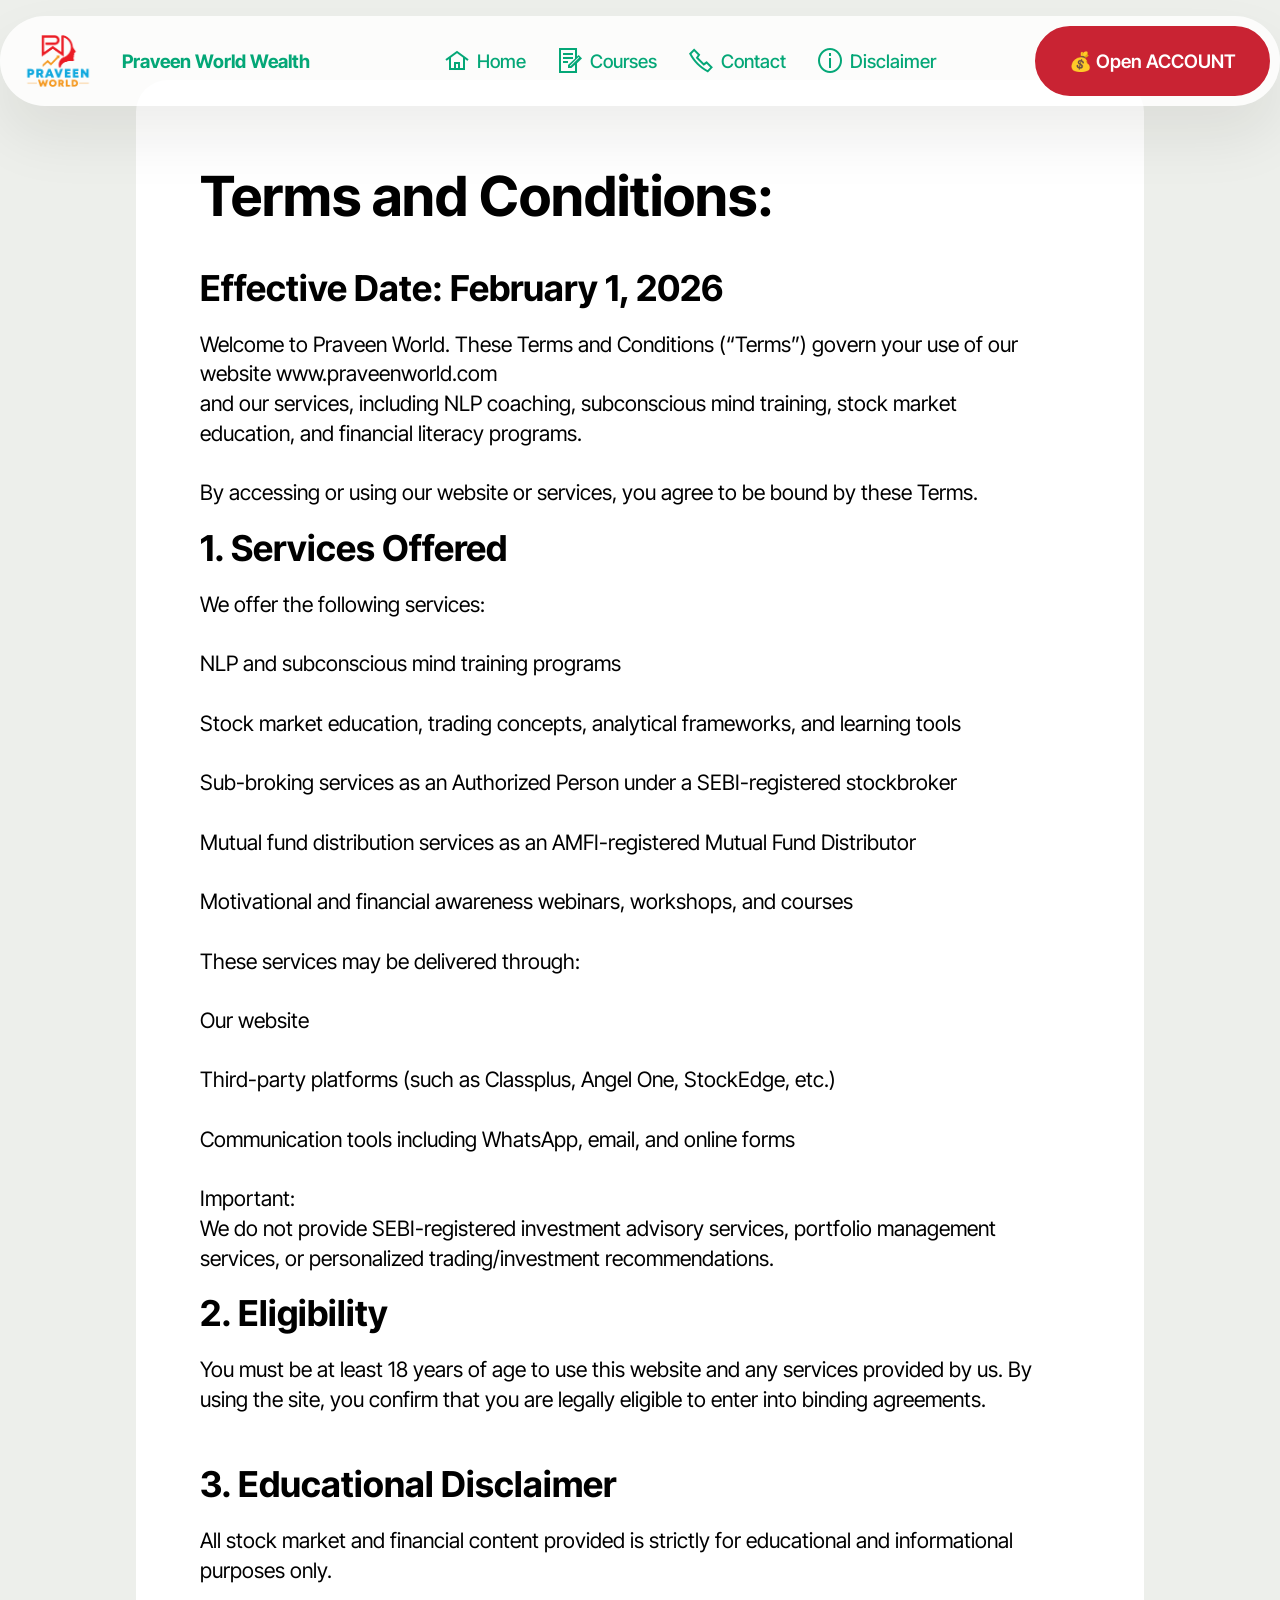
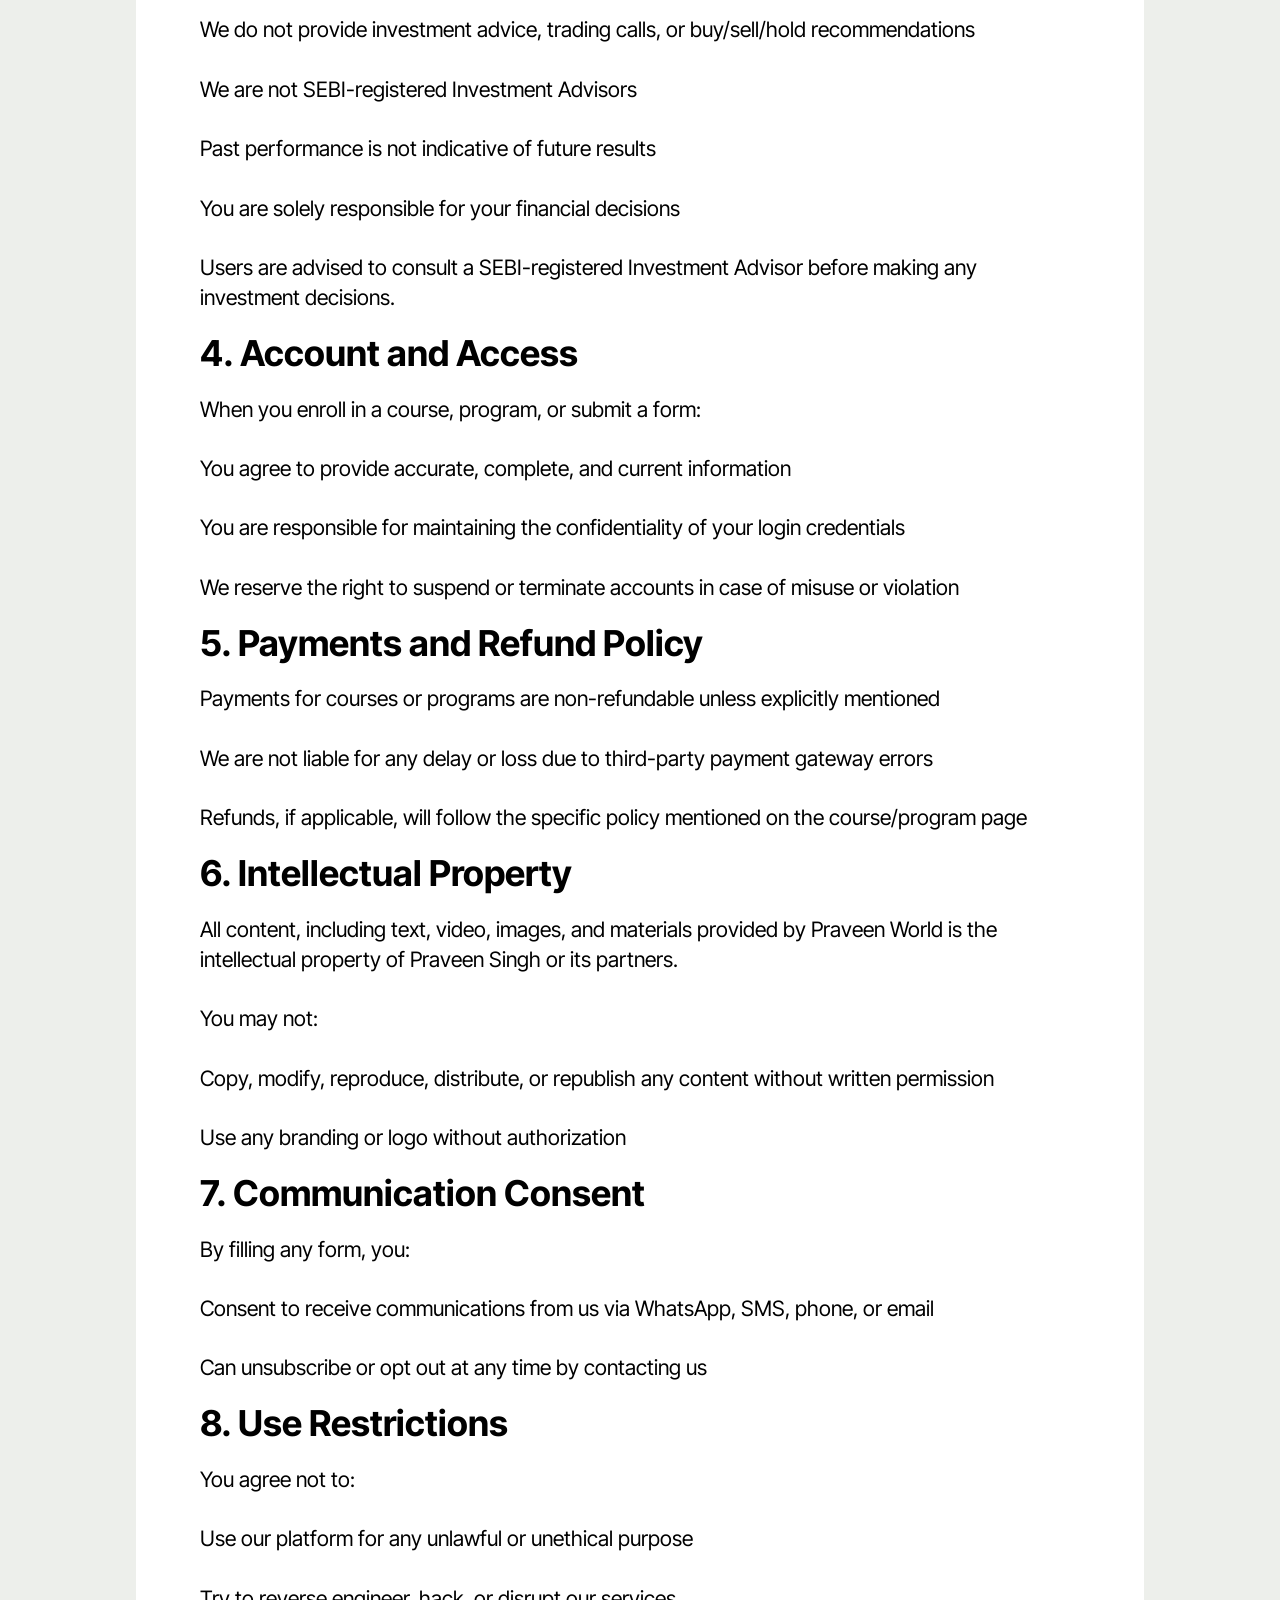
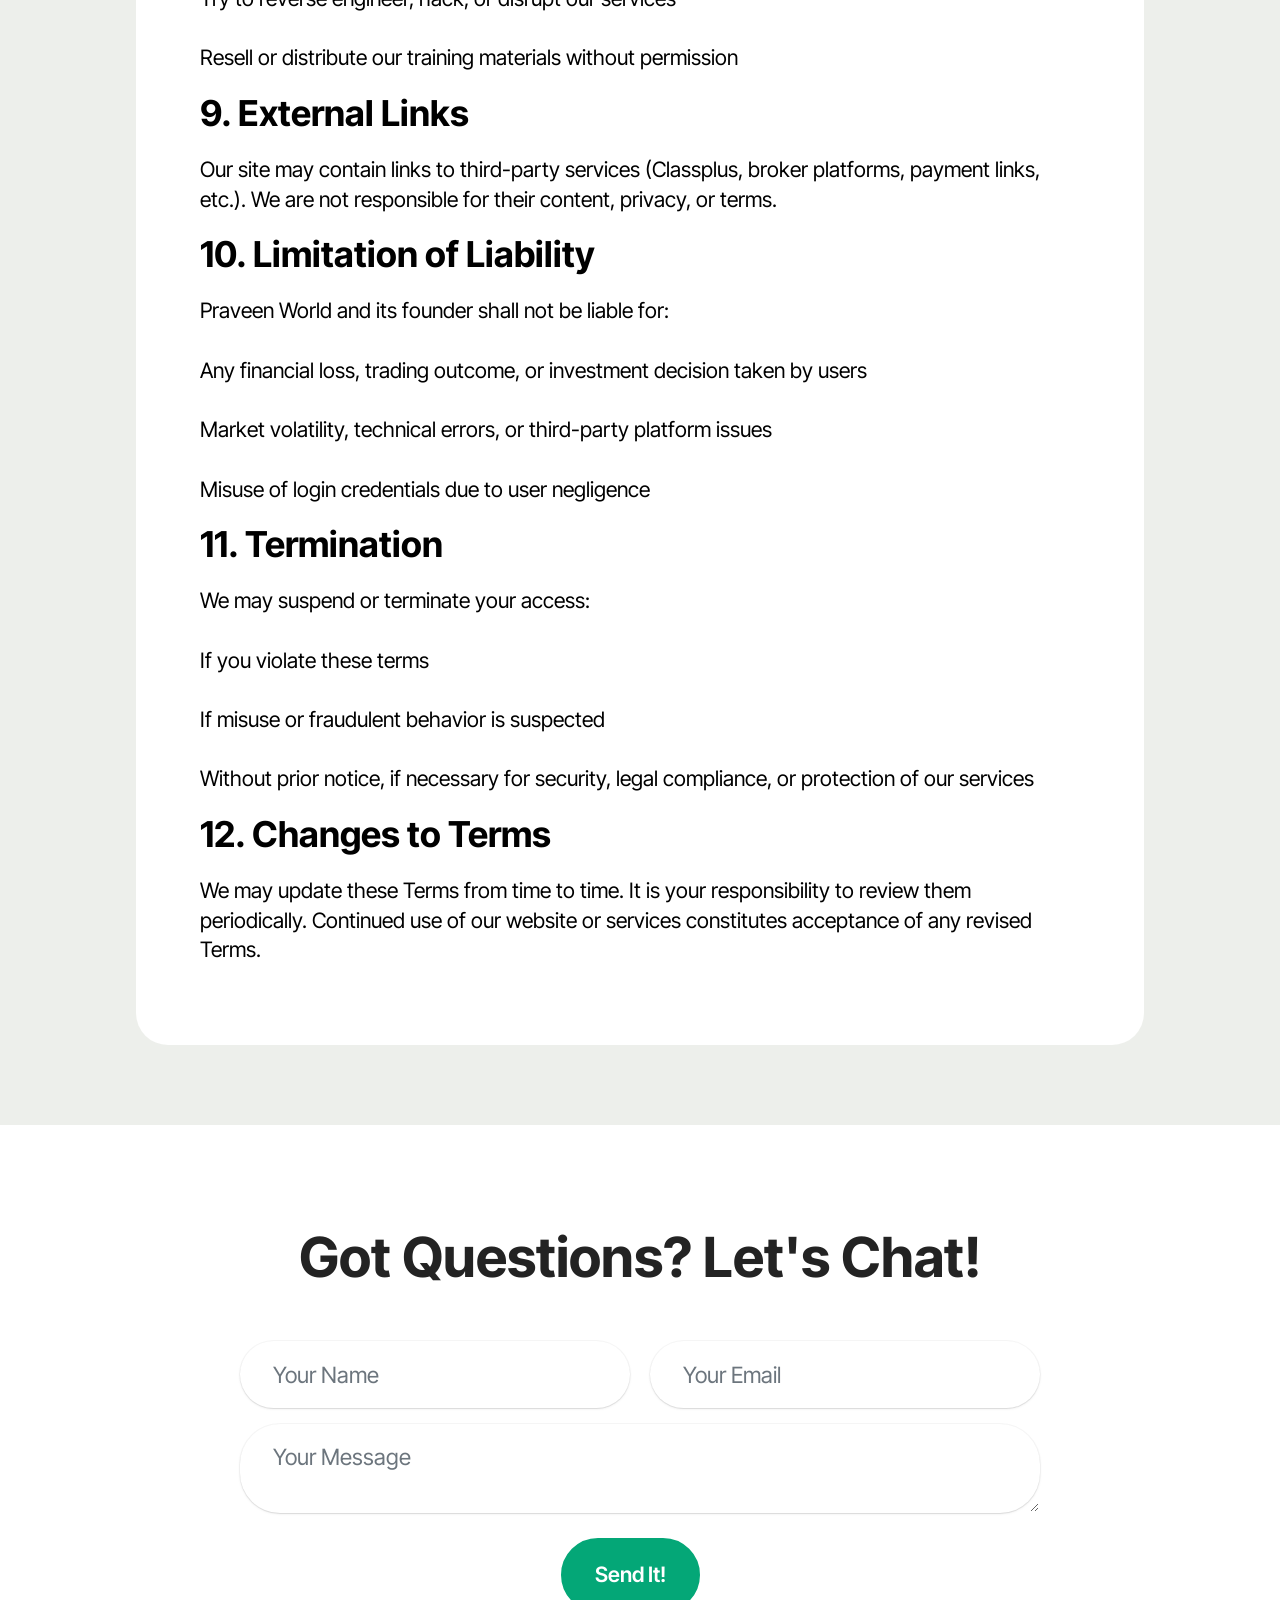
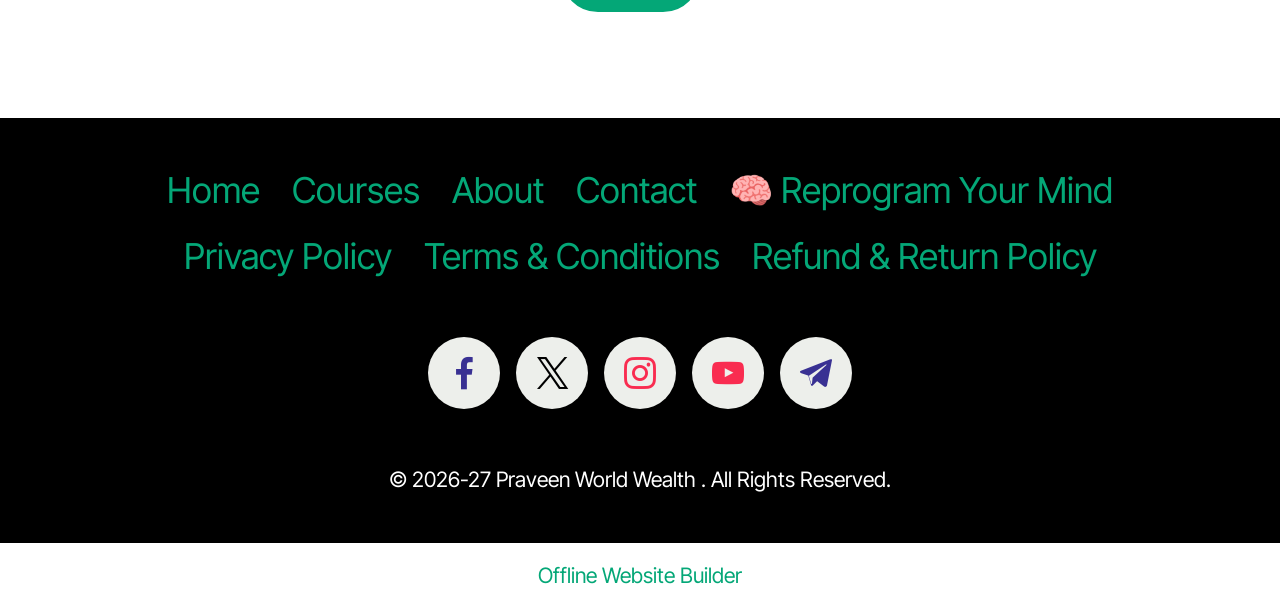
<file: Terms & Conditions.html>
<!DOCTYPE html>
<html  >
<head>
  <!-- Site made with Mobirise Website Builder v6.1.12, https://mobirise.com -->
  <meta charset="UTF-8">
  <meta http-equiv="X-UA-Compatible" content="IE=edge">
  <meta name="generator" content="Mobirise v6.1.12, mobirise.com">
  <meta name="viewport" content="width=device-width, initial-scale=1, minimum-scale=1">
  <link rel="shortcut icon" href="assets/images/logo-praveen-world-206x155.png" type="image/x-icon">
  <meta name="description" content="Read Praveen World Wealth Terms & Conditions 
for stock market education, mutual fund & 
trading courses. Praveen Singh — Angel One Ltd (SEBI Registration: INZ000161534) | AMFI MFD ARN 320834. 
Moradabad, India.">
  
  
  <title>Terms & Conditions | Praveen World Wealth</title>
  <link rel="stylesheet" href="assets/web/assets/mobirise-icons2/mobirise2.css">
  <link rel="stylesheet" href="assets/bootstrap/css/bootstrap.min.css">
  <link rel="stylesheet" href="assets/dropdown/css/style.css">
  <link rel="stylesheet" href="assets/socicon/css/styles.css">
  <link rel="stylesheet" href="assets/theme/css/style.css">
  <link rel="preload" href="https://fonts.googleapis.com/css2?family=Inter+Tight:wght@400;700&display=swap&display=swap" as="style" onload="this.onload=null;this.rel='stylesheet'">
  <noscript><link rel="stylesheet" href="https://fonts.googleapis.com/css2?family=Inter+Tight:wght@400;700&display=swap&display=swap"></noscript>
  <link rel="preload" as="style" href="assets/mobirise/css/mbr-additional.css?v=2SsuJ8"><link rel="stylesheet" href="assets/mobirise/css/mbr-additional.css?v=2SsuJ8" type="text/css">

  
  
  
</head>
<body>

<!-- Analytics -->
<!-- Google tag (gtag.js) -->
<script async src="https://www.googletagmanager.com/gtag/js?id=G-S1QK4ZMWV3"></script>
<script>
  window.dataLayer = window.dataLayer || [];
  function gtag(){dataLayer.push(arguments);}
  gtag('js', new Date());

  gtag('config', 'G-S1QK4ZMWV3');
</script>
<!-- /Analytics -->


  
  <section data-bs-version="5.1" class="menu menu2 cid-tZIviG3ta1" once="menu" id="menu02-z">
	

	<nav class="navbar navbar-dropdown navbar-fixed-top navbar-expand-lg">
		<div class="container">
			<div class="navbar-brand">
				<span class="navbar-logo">
					<a href="https://wealth.praveenworld.com">
						<img src="assets/images/logo-praveen-world-206x155.png" alt="trader praveen" style="height: 4.2rem;">
					</a>
				</span>
				<span class="navbar-caption-wrap"><a class="navbar-caption text-primary display-4" href="https://wealth.praveenworld.com">Praveen World Wealth&nbsp;</a></span>
			</div>
			<button class="navbar-toggler" type="button" data-toggle="collapse" data-bs-toggle="collapse" data-target="#navbarSupportedContent" data-bs-target="#navbarSupportedContent" aria-controls="navbarNavAltMarkup" aria-expanded="false" aria-label="Toggle navigation">
				<div class="hamburger">
					<span></span>
					<span></span>
					<span></span>
					<span></span>
				</div>
			</button>
			<div class="collapse navbar-collapse" id="navbarSupportedContent">
				<ul class="navbar-nav nav-dropdown" data-app-modern-menu="true"><li class="nav-item">
						<a class="nav-link link text-primary display-4" href="https://wealth.praveenworld.com"><span class="mobi-mbri mobi-mbri-home mbr-iconfont mbr-iconfont-btn"></span>Home</a>
					</li><li class="nav-item"><a class="nav-link link text-primary display-4" href="index.html#pricing02-1k"><span class="mobi-mbri mobi-mbri-contact-form mbr-iconfont mbr-iconfont-btn"></span>Courses</a></li>
					
					<li class="nav-item">
						<a class="nav-link link text-primary display-4" href="index.html#contacts02-0"><span class="mobi-mbri mobi-mbri-phone mbr-iconfont mbr-iconfont-btn"></span>Contact</a>
					</li><li class="nav-item"><a class="nav-link link text-primary display-4" href="index.html#header14-g"><span class="mobi-mbri mobi-mbri-info mbr-iconfont mbr-iconfont-btn"></span>Disclaimer</a></li></ul>
				
				<div class="navbar-buttons mbr-section-btn"><a class="btn btn-danger display-4" href="https://a.aonelink.in/ANGOne/fi1e7FU" target="_blank">💰 Open ACCOUNT</a></div>
			</div>
		</div>
	</nav>
</section>

<section data-bs-version="5.1" class="article07 cid-uSqrmYakEC" id="article07-16">
  

  
  
  <div class="container">
    <div class="row justify-content-center">
      <div class="card col-md-12 col-lg-10">
        <div class="card-wrapper">
          <h3 class="card-title mbr-fonts-style mbr-white mt-3 mb-4 display-2"><strong>Terms and Conditions:</strong>
          </h3>
          <div class="row card-box align-left">
            <div class="item features-without-image col-12">
              <div class="item-wrapper">
                <h4 class="mbr-section-subtitle mbr-fonts-style mb-3 display-5"><strong>Effective Date: February 1, 2026</strong></h4>
                <p class="mbr-text mbr-fonts-style display-7">Welcome to Praveen World. These Terms and Conditions (“Terms”) govern your use of our website www.praveenworld.com<br> and our services, including NLP coaching, subconscious mind training, stock market education, and financial literacy programs.<br><br>By accessing or using our website or services, you agree to be bound by these Terms.</p>
              </div>
            </div>
            <div class="item features-without-image col-12">
              <div class="item-wrapper">
                <h4 class="mbr-section-subtitle mbr-fonts-style mb-3 display-5"><strong>1. Services Offered</strong></h4>
                <p class="mbr-text mbr-fonts-style display-7">We offer the following services:<br><br>NLP and subconscious mind training programs<br><br>Stock market education, trading concepts, analytical frameworks, and learning tools<br><br>Sub-broking services as an Authorized Person under a SEBI-registered stockbroker<br><br>Mutual fund distribution services as an AMFI-registered Mutual Fund Distributor<br><br>Motivational and financial awareness webinars, workshops, and courses<br><br>These services may be delivered through:<br><br>Our website<br><br>Third-party platforms (such as Classplus, Angel One, StockEdge, etc.)<br><br>Communication tools including WhatsApp, email, and online forms<br><br>Important:<br>We do not provide SEBI-registered investment advisory services, portfolio management services, or personalized trading/investment recommendations.</p>
              </div>
            </div>
            <div class="item features-without-image col-12">
              <div class="item-wrapper">
                <h4 class="mbr-section-subtitle mbr-fonts-style mb-3 display-5"><strong>2. Eligibility</strong></h4>
                <p class="mbr-text mbr-fonts-style display-7">You must be at least 18 years of age to use this website and any services provided by us. By using the site, you confirm that you are legally eligible to enter into binding agreements.<br><br></p>
              </div>
            </div>
            <div class="item features-without-image col-12">
              <div class="item-wrapper">
                <h4 class="mbr-section-subtitle mbr-fonts-style mb-3 display-5"><strong>3. Educational Disclaimer</strong></h4>
                <p class="mbr-text mbr-fonts-style display-7">All stock market and financial content provided is strictly for educational and informational purposes only.<br><br>We do not provide investment advice, trading calls, or buy/sell/hold recommendations<br><br>We are not SEBI-registered Investment Advisors<br><br>Past performance is not indicative of future results<br><br>You are solely responsible for your financial decisions<br><br>Users are advised to consult a SEBI-registered Investment Advisor before making any investment decisions.</p>
              </div>
            </div><div class="item features-without-image col-12">
              <div class="item-wrapper">
                <h4 class="mbr-section-subtitle mbr-fonts-style mb-3 display-5"><strong>4. Account and Access</strong></h4>
                <p class="mbr-text mbr-fonts-style display-7">When you enroll in a course, program, or submit a form:<br><br>You agree to provide accurate, complete, and current information<br><br>You are responsible for maintaining the confidentiality of your login credentials<br><br>We reserve the right to suspend or terminate accounts in case of misuse or violation</p>
              </div>
            </div><div class="item features-without-image col-12">
              <div class="item-wrapper">
                <h4 class="mbr-section-subtitle mbr-fonts-style mb-3 display-5"><strong>5. Payments and Refund Policy</strong></h4>
                <p class="mbr-text mbr-fonts-style display-7">Payments for courses or programs are non-refundable unless explicitly mentioned<br><br>We are not liable for any delay or loss due to third-party payment gateway errors<br><br>Refunds, if applicable, will follow the specific policy mentioned on the course/program page</p>
              </div>
            </div><div class="item features-without-image col-12">
              <div class="item-wrapper">
                <h4 class="mbr-section-subtitle mbr-fonts-style mb-3 display-5"><strong>6. Intellectual Property</strong></h4>
                <p class="mbr-text mbr-fonts-style display-7">All content, including text, video, images, and materials provided by Praveen World is the intellectual property of Praveen Singh or its partners.<br><br>You may not:<br><br>Copy, modify, reproduce, distribute, or republish any content without written permission<br><br>Use any branding or logo without authorization</p>
              </div>
            </div><div class="item features-without-image col-12">
              <div class="item-wrapper">
                <h4 class="mbr-section-subtitle mbr-fonts-style mb-3 display-5"><strong>7. Communication Consent</strong></h4>
                <p class="mbr-text mbr-fonts-style display-7">By filling any form, you:<br><br>Consent to receive communications from us via WhatsApp, SMS, phone, or email<br><br>Can unsubscribe or opt out at any time by contacting us</p>
              </div>
            </div><div class="item features-without-image col-12">
              <div class="item-wrapper">
                <h4 class="mbr-section-subtitle mbr-fonts-style mb-3 display-5"><strong>8. Use Restrictions</strong></h4>
                <p class="mbr-text mbr-fonts-style display-7">You agree not to:<br><br>Use our platform for any unlawful or unethical purpose<br><br>Try to reverse engineer, hack, or disrupt our services<br><br>Resell or distribute our training materials without permission</p>
              </div>
            </div><div class="item features-without-image col-12">
              <div class="item-wrapper">
                <h4 class="mbr-section-subtitle mbr-fonts-style mb-3 display-5"><strong>9. External Links</strong></h4>
                <p class="mbr-text mbr-fonts-style display-7">
                  Our site may contain links to third-party services (Classplus, broker platforms, payment links, etc.). We are not responsible for their content, privacy, or terms.
                </p>
              </div>
            </div><div class="item features-without-image col-12">
              <div class="item-wrapper">
                <h4 class="mbr-section-subtitle mbr-fonts-style mb-3 display-5"><strong>10. Limitation of Liability</strong></h4>
                <p class="mbr-text mbr-fonts-style display-7">Praveen World and its founder shall not be liable for:<br><br>Any financial loss, trading outcome, or investment decision taken by users<br><br>Market volatility, technical errors, or third-party platform issues<br><br>Misuse of login credentials due to user negligence</p>
              </div>
            </div><div class="item features-without-image col-12">
              <div class="item-wrapper">
                <h4 class="mbr-section-subtitle mbr-fonts-style mb-3 display-5"><strong>11. Termination</strong></h4>
                <p class="mbr-text mbr-fonts-style display-7">We may suspend or terminate your access:<br><br>If you violate these terms<br><br>If misuse or fraudulent behavior is suspected<br><br>Without prior notice, if necessary for security, legal compliance, or protection of our services</p>
              </div>
            </div><div class="item features-without-image col-12">
              <div class="item-wrapper">
                <h4 class="mbr-section-subtitle mbr-fonts-style mb-3 display-5"><strong>12. Changes to Terms</strong></h4>
                <p class="mbr-text mbr-fonts-style display-7">
                  We may update these Terms from time to time. It is your responsibility to review them periodically. Continued use of our website or services constitutes acceptance of any revised Terms.
                </p>
              </div>
            </div>
          </div>
          
        </div>
      </div>
    </div>
  </div>
</section>

<section data-bs-version="5.1" class="form5 cid-uSqroWHiKG" id="form02-17">
    
    
    <div class="container">
        <div class="row justify-content-center">
            <div class="col-12 content-head">
                <div class="mbr-section-head mb-5">
                    <h3 class="mbr-section-title mbr-fonts-style align-center mb-0 display-2">
                        <strong>Got Questions? Let's Chat!</strong>
                    </h3>
                    
                </div>
            </div>
        </div>
        <div class="row justify-content-center">
            <div class="col-lg-8 mx-auto mbr-form" data-form-type="formoid">
                <form action="https://mobirise.eu/" method="POST" class="mbr-form form-with-styler" data-form-title="Form Name"><input type="hidden" name="email" data-form-email="true" value="IXfipBsIAOni9RXVPxMgKpcOxW+MNuCJUhBEceC+LobrPjHvpSmHpv4lDW4hGOYJlJktJ0XLeQFKptG0Ggbdlb/CDltC7YnrjdLZ/rqGcX1z31/aKGlH3yMKp5w52qto">
                    <div class="row">
                        <div hidden="hidden" data-form-alert="" class="alert alert-success col-12">Thanks for filling out the form!</div>
                        <div hidden="hidden" data-form-alert-danger="" class="alert alert-danger col-12">
                            Oops...! some problem!
                        </div>
                    </div>
                    <div class="dragArea row">
                        <div class="col-md col-sm-12 form-group mb-3" data-for="name">
                            <input type="text" name="name" placeholder="Your Name" data-form-field="name" class="form-control" value="" id="name-form02-17">
                        </div>
                        <div class="col-md col-sm-12 form-group mb-3" data-for="email">
                            <input type="email" name="email" placeholder="Your Email" data-form-field="email" class="form-control" value="" id="email-form02-17">
                        </div>
                        <div class="col-12 form-group mb-3" data-for="textarea">
                            <textarea name="textarea" placeholder="Your Message" data-form-field="textarea" class="form-control" id="textarea-form02-17"></textarea>
                        </div>
                        <div class="col-lg-12 col-md-12 col-sm-12 align-center mbr-section-btn">
                            <button type="submit" class="btn btn-primary display-7">Send It!</button>
                        </div>
                    </div>
                </form>
            </div>
        </div>
    </div>
</section>

<section data-bs-version="5.1" class="footer3 cid-tZIviGf3EZ" once="footers" id="footer03-10">

        

    

    <div class="container">
        <div class="row">
            <div class="row-links">
                <ul class="header-menu">
                  
                  
                  
                  
                <li class="header-menu-item mbr-fonts-style display-5">
                    <a href="index.html" class="text-primary">Home</a>
                  </li><li class="header-menu-item mbr-fonts-style display-5"><a href="index.html#product-list-2-tZIviG8sz6" class="text-primary">Courses</a></li><li class="header-menu-item mbr-fonts-style display-5"><a href="https://praveenworld.com/about.html" class="text-primary" target="_blank">About</a></li><li class="header-menu-item mbr-fonts-style display-5"><a href="index.html#contact-form-2-tZIviGd6fE" class="text-primary" target="_blank">Contact</a></li><li class="header-menu-item mbr-fonts-style display-5"><a href="https://praveenworld.com/" class="text-primary" target="_blank">🧠 Reprogram Your Mind</a></li><li class="header-menu-item mbr-fonts-style display-5"><a href="Privac & Policy.html" class="text-primary" target="_blank">Privacy Policy</a></li><li class="header-menu-item mbr-fonts-style display-5"><a href="Terms & Conditions.html" class="text-primary" target="_blank">Terms &amp; Conditions</a></li><li class="header-menu-item mbr-fonts-style display-5"><a href="Refund & Return Policy.html" class="text-primary" target="_blank">Refund &amp; Return Policy</a></li></ul>
              </div>

            <div class="col-12 mt-4">
                <div class="social-row">
                    <div class="soc-item">
                        <a href="https://www.facebook.com/PraveenWorldWealth" target="_blank">
                            <span class="mbr-iconfont display-7 socicon-facebook socicon" style="color: rgb(57, 49, 147); fill: rgb(57, 49, 147);"></span>
                        </a>
                    </div>
                    <div class="soc-item">
                        <a href="https://x.com/copraveenworld" target="_blank">
                            <span class="mbr-iconfont socicon-twitter socicon"></span>
                        </a>
                    </div>
                    <div class="soc-item">
                        <a href="https://www.instagram.com/PraveenWorldWealth" target="_blank">
                            <span class="mbr-iconfont socicon-instagram socicon" style="color: rgb(249, 44, 80); fill: rgb(249, 44, 80);"></span>
                        </a>
                    </div>
                    <div class="soc-item">
                        <a href="https://www.youtube.com/@PraveenWorldWealth?sub_confirmation=1" target="_blank">
                            <span class="mbr-iconfont socicon-youtube socicon" style="color: rgb(249, 44, 80); fill: rgb(249, 44, 80);"></span>
                        </a>
                    </div>
                    <div class="soc-item">
                        <a href="https://t.me/PraveenWorldWealth" target="_blank">
                            <span class="mbr-iconfont socicon-telegram socicon" style="color: rgb(57, 49, 147); fill: rgb(57, 49, 147);"></span>
                        </a>
                    </div>
                </div>
            </div>
            <div class="col-12 mt-5">
                <p class="mbr-fonts-style copyright display-7">© 2026-27 Praveen World Wealth . All Rights Reserved.</p>
            </div>
        </div>
    </div>
</section><section class="display-7" style="padding: 0;align-items: center;justify-content: center;flex-wrap: wrap;    align-content: center;display: flex;position: relative;height: 4rem;"><a href="https://mobiri.se/" style="flex: 1 1;height: 4rem;position: absolute;width: 100%;z-index: 1;"><img alt="" style="height: 4rem;" src="[data-uri]"></a><p style="margin: 0;text-align: center;" class="display-7">&#8204;</p><a style="z-index:1" href="https://mobirise.com/offline-website-builder.html">Offline Website Builder</a></section><script src="assets/bootstrap/js/bootstrap.bundle.min.js"></script>  <script src="assets/smoothscroll/smooth-scroll.js"></script>  <script src="assets/ytplayer/index.js"></script>  <script src="assets/dropdown/js/navbar-dropdown.js"></script>  <script src="assets/theme/js/script.js"></script>  <script src="assets/formoid/formoid.min.js"></script>  
  
  
</body>
</html>
</file>
<file: assets/web/assets/mobirise-icons2/mobirise2.css>
@font-face {
  font-family: 'Moririse2';
  font-display: swap;
  src:  url('mobirise2.eot?f2bix4');
  src:  url('mobirise2.eot?f2bix4#iefix') format('embedded-opentype'),
    url('mobirise2.woff2?f2bix4') format('woff2'),
    url('mobirise2.woff?f2bix4') format('woff'),
    url('mobirise2.ttf?f2bix4') format('truetype'),
    url('mobirise2.svg?f2bix4#mobirise2') format('svg');
  font-weight: normal;
  font-style: normal;
}

[class^="mobi-"], [class*=" mobi-"] {
  /* use !important to prevent issues with browser extensions that change fonts */
  font-family: 'Moririse2' !important;
  speak: none;
  font-style: normal;
  font-weight: normal;
  font-variant: normal;
  text-transform: none;
  line-height: 1;

  /* Better Font Rendering =========== */
  -webkit-font-smoothing: antialiased;
  -moz-osx-font-smoothing: grayscale;
}

.mobi-mbri-add-submenu:before {
  content: "\e900";
}
.mobi-mbri-alert:before {
  content: "\e901";
}
.mobi-mbri-align-center:before {
  content: "\e902";
}
.mobi-mbri-align-justify:before {
  content: "\e903";
}
.mobi-mbri-align-left:before {
  content: "\e904";
}
.mobi-mbri-align-right:before {
  content: "\e905";
}
.mobi-mbri-android:before {
  content: "\e906";
}
.mobi-mbri-apple:before {
  content: "\e907";
}
.mobi-mbri-arrow-down:before {
  content: "\e908";
}
.mobi-mbri-arrow-next:before {
  content: "\e909";
}
.mobi-mbri-arrow-prev:before {
  content: "\e90a";
}
.mobi-mbri-arrow-up:before {
  content: "\e90b";
}
.mobi-mbri-bold:before {
  content: "\e90c";
}
.mobi-mbri-bookmark:before {
  content: "\e90d";
}
.mobi-mbri-bootstrap:before {
  content: "\e90e";
}
.mobi-mbri-briefcase:before {
  content: "\e90f";
}
.mobi-mbri-browse:before {
  content: "\e910";
}
.mobi-mbri-bulleted-list:before {
  content: "\e911";
}
.mobi-mbri-calendar:before {
  content: "\e912";
}
.mobi-mbri-camera:before {
  content: "\e913";
}
.mobi-mbri-cart-add:before {
  content: "\e914";
}
.mobi-mbri-cart-full:before {
  content: "\e915";
}
.mobi-mbri-cash:before {
  content: "\e916";
}
.mobi-mbri-change-style:before {
  content: "\e917";
}
.mobi-mbri-chat:before {
  content: "\e918";
}
.mobi-mbri-clock:before {
  content: "\e919";
}
.mobi-mbri-close:before {
  content: "\e91a";
}
.mobi-mbri-cloud:before {
  content: "\e91b";
}
.mobi-mbri-code:before {
  content: "\e91c";
}
.mobi-mbri-contact-form:before {
  content: "\e91d";
}
.mobi-mbri-credit-card:before {
  content: "\e91e";
}
.mobi-mbri-cursor-click:before {
  content: "\e91f";
}
.mobi-mbri-cust-feedback:before {
  content: "\e920";
}
.mobi-mbri-database:before {
  content: "\e921";
}
.mobi-mbri-delivery:before {
  content: "\e922";
}
.mobi-mbri-desktop:before {
  content: "\e923";
}
.mobi-mbri-devices:before {
  content: "\e924";
}
.mobi-mbri-down:before {
  content: "\e925";
}
.mobi-mbri-download-2:before {
  content: "\e926";
}
.mobi-mbri-download:before {
  content: "\e927";
}
.mobi-mbri-drag-n-drop-2:before {
  content: "\e928";
}
.mobi-mbri-drag-n-drop:before {
  content: "\e929";
}
.mobi-mbri-edit-2:before {
  content: "\e92a";
}
.mobi-mbri-edit:before {
  content: "\e92b";
}
.mobi-mbri-error:before {
  content: "\e92c";
}
.mobi-mbri-extension:before {
  content: "\e92d";
}
.mobi-mbri-features:before {
  content: "\e92e";
}
.mobi-mbri-file:before {
  content: "\e92f";
}
.mobi-mbri-flag:before {
  content: "\e930";
}
.mobi-mbri-folder:before {
  content: "\e931";
}
.mobi-mbri-gift:before {
  content: "\e932";
}
.mobi-mbri-github:before {
  content: "\e933";
}
.mobi-mbri-globe-2:before {
  content: "\e934";
}
.mobi-mbri-globe:before {
  content: "\e935";
}
.mobi-mbri-growing-chart:before {
  content: "\e936";
}
.mobi-mbri-hearth:before {
  content: "\e937";
}
.mobi-mbri-help:before {
  content: "\e938";
}
.mobi-mbri-home:before {
  content: "\e939";
}
.mobi-mbri-hot-cup:before {
  content: "\e93a";
}
.mobi-mbri-idea:before {
  content: "\e93b";
}
.mobi-mbri-image-gallery:before {
  content: "\e93c";
}
.mobi-mbri-image-slider:before {
  content: "\e93d";
}
.mobi-mbri-info:before {
  content: "\e93e";
}
.mobi-mbri-italic:before {
  content: "\e93f";
}
.mobi-mbri-key:before {
  content: "\e940";
}
.mobi-mbri-laptop:before {
  content: "\e941";
}
.mobi-mbri-layers:before {
  content: "\e942";
}
.mobi-mbri-left-right:before {
  content: "\e943";
}
.mobi-mbri-left:before {
  content: "\e944";
}
.mobi-mbri-letter:before {
  content: "\e945";
}
.mobi-mbri-like:before {
  content: "\e946";
}
.mobi-mbri-link:before {
  content: "\e947";
}
.mobi-mbri-lock:before {
  content: "\e948";
}
.mobi-mbri-login:before {
  content: "\e949";
}
.mobi-mbri-logout:before {
  content: "\e94a";
}
.mobi-mbri-magic-stick:before {
  content: "\e94b";
}
.mobi-mbri-map-pin:before {
  content: "\e94c";
}
.mobi-mbri-menu:before {
  content: "\e94d";
}
.mobi-mbri-mobile-2:before {
  content: "\e94e";
}
.mobi-mbri-mobile-horizontal:before {
  content: "\e94f";
}
.mobi-mbri-mobile:before {
  content: "\e950";
}
.mobi-mbri-mobirise:before {
  content: "\e951";
}
.mobi-mbri-more-horizontal:before {
  content: "\e952";
}
.mobi-mbri-more-vertical:before {
  content: "\e953";
}
.mobi-mbri-music:before {
  content: "\e954";
}
.mobi-mbri-new-file:before {
  content: "\e955";
}
.mobi-mbri-numbered-list:before {
  content: "\e956";
}
.mobi-mbri-opened-folder:before {
  content: "\e957";
}
.mobi-mbri-pages:before {
  content: "\e958";
}
.mobi-mbri-paper-plane:before {
  content: "\e959";
}
.mobi-mbri-paperclip:before {
  content: "\e95a";
}
.mobi-mbri-phone:before {
  content: "\e95b";
}
.mobi-mbri-photo:before {
  content: "\e95c";
}
.mobi-mbri-photos:before {
  content: "\e95d";
}
.mobi-mbri-pin:before {
  content: "\e95e";
}
.mobi-mbri-play:before {
  content: "\e95f";
}
.mobi-mbri-plus:before {
  content: "\e960";
}
.mobi-mbri-preview:before {
  content: "\e961";
}
.mobi-mbri-print:before {
  content: "\e962";
}
.mobi-mbri-protect:before {
  content: "\e963";
}
.mobi-mbri-question:before {
  content: "\e964";
}
.mobi-mbri-quote-left:before {
  content: "\e965";
}
.mobi-mbri-quote-right:before {
  content: "\e966";
}
.mobi-mbri-redo:before {
  content: "\e967";
}
.mobi-mbri-refresh:before {
  content: "\e968";
}
.mobi-mbri-responsive-2:before {
  content: "\e969";
}
.mobi-mbri-responsive:before {
  content: "\e96a";
}
.mobi-mbri-right:before {
  content: "\e96b";
}
.mobi-mbri-rocket:before {
  content: "\e96c";
}
.mobi-mbri-sad-face:before {
  content: "\e96d";
}
.mobi-mbri-sale:before {
  content: "\e96e";
}
.mobi-mbri-save:before {
  content: "\e96f";
}
.mobi-mbri-search:before {
  content: "\e970";
}
.mobi-mbri-setting-2:before {
  content: "\e971";
}
.mobi-mbri-setting-3:before {
  content: "\e972";
}
.mobi-mbri-setting:before {
  content: "\e973";
}
.mobi-mbri-share:before {
  content: "\e974";
}
.mobi-mbri-shopping-bag:before {
  content: "\e975";
}
.mobi-mbri-shopping-basket:before {
  content: "\e976";
}
.mobi-mbri-shopping-cart:before {
  content: "\e977";
}
.mobi-mbri-sites:before {
  content: "\e978";
}
.mobi-mbri-smile-face:before {
  content: "\e979";
}
.mobi-mbri-speed:before {
  content: "\e97a";
}
.mobi-mbri-star:before {
  content: "\e97b";
}
.mobi-mbri-success:before {
  content: "\e97c";
}
.mobi-mbri-sun:before {
  content: "\e97d";
}
.mobi-mbri-sun2:before {
  content: "\e97e";
}
.mobi-mbri-tablet-vertical:before {
  content: "\e97f";
}
.mobi-mbri-tablet:before {
  content: "\e980";
}
.mobi-mbri-target:before {
  content: "\e981";
}
.mobi-mbri-timer:before {
  content: "\e982";
}
.mobi-mbri-to-ftp:before {
  content: "\e983";
}
.mobi-mbri-to-local-drive:before {
  content: "\e984";
}
.mobi-mbri-touch-swipe:before {
  content: "\e985";
}
.mobi-mbri-touch:before {
  content: "\e986";
}
.mobi-mbri-trash:before {
  content: "\e987";
}
.mobi-mbri-underline:before {
  content: "\e988";
}
.mobi-mbri-undo:before {
  content: "\e989";
}
.mobi-mbri-unlink:before {
  content: "\e98a";
}
.mobi-mbri-unlock:before {
  content: "\e98b";
}
.mobi-mbri-up-down:before {
  content: "\e98c";
}
.mobi-mbri-up:before {
  content: "\e98d";
}
.mobi-mbri-update:before {
  content: "\e98e";
}
.mobi-mbri-upload-2:before {
  content: "\e98f";
}
.mobi-mbri-upload:before {
  content: "\e990";
}
.mobi-mbri-user-2:before {
  content: "\e991";
}
.mobi-mbri-user:before {
  content: "\e992";
}
.mobi-mbri-users:before {
  content: "\e993";
}
.mobi-mbri-video-play:before {
  content: "\e994";
}
.mobi-mbri-video:before {
  content: "\e995";
}
.mobi-mbri-watch:before {
  content: "\e996";
}
.mobi-mbri-website-theme-2:before {
  content: "\e997";
}
.mobi-mbri-website-theme:before {
  content: "\e998";
}
.mobi-mbri-wifi:before {
  content: "\e999";
}
.mobi-mbri-windows:before {
  content: "\e99a";
}
.mobi-mbri-zoom-in:before {
  content: "\e99b";
}
.mobi-mbri-zoom-out:before {
  content: "\e99c";
}
</file>
<file: assets/dropdown/css/style.css>
.navbar-dropdown {
  left: 0;
  padding: 0;
  position: absolute;
  right: 0;
  top: 0;
  transition: all 0.45s ease;
  z-index: 1030;
  background: #282828; }
  .navbar-dropdown .navbar-logo {
    margin-right: 0.8rem;
    transition: margin 0.3s ease-in-out;
    vertical-align: middle; }
    .navbar-dropdown .navbar-logo img {
      height: 3.125rem;
      transition: all 0.3s ease-in-out; }
    .navbar-dropdown .navbar-logo.mbr-iconfont {
      font-size: 3.125rem;
      line-height: 3.125rem; }
  .navbar-dropdown .navbar-caption {
    font-weight: 700;
    white-space: normal;
    vertical-align: -4px;
    line-height: 3.125rem !important; }
    .navbar-dropdown .navbar-caption, .navbar-dropdown .navbar-caption:hover {
      color: inherit;
      text-decoration: none; }
  .navbar-dropdown .mbr-iconfont + .navbar-caption {
    vertical-align: -1px; }
  .navbar-dropdown.navbar-fixed-top {
    position: fixed; }
  .navbar-dropdown .navbar-brand span {
    vertical-align: -4px; }
  .navbar-dropdown.bg-color.transparent {
    background: none; }
  .navbar-dropdown.navbar-short .navbar-brand {
    padding: 0.625rem 0; }
    .navbar-dropdown.navbar-short .navbar-brand span {
      vertical-align: -1px; }
  .navbar-dropdown.navbar-short .navbar-caption {
    line-height: 2.375rem !important;
    vertical-align: -2px; }
  .navbar-dropdown.navbar-short .navbar-logo {
    margin-right: 0.5rem; }
    .navbar-dropdown.navbar-short .navbar-logo img {
      height: 2.375rem; }
    .navbar-dropdown.navbar-short .navbar-logo.mbr-iconfont {
      font-size: 2.375rem;
      line-height: 2.375rem; }
  .navbar-dropdown.navbar-short .mbr-table-cell {
    height: 3.625rem; }
  .navbar-dropdown .navbar-close {
    left: 0.6875rem;
    position: fixed;
    top: 0.75rem;
    z-index: 1000; }
  .navbar-dropdown .hamburger-icon {
    content: "";
    display: inline-block;
    vertical-align: middle;
    width: 16px;
    -webkit-box-shadow: 0 -6px 0 1px #282828,0 0 0 1px #282828,0 6px 0 1px #282828;
    -moz-box-shadow: 0 -6px 0 1px #282828,0 0 0 1px #282828,0 6px 0 1px #282828;
    box-shadow: 0 -6px 0 1px #282828,0 0 0 1px #282828,0 6px 0 1px #282828; }

.dropdown-menu .dropdown-toggle[data-toggle="dropdown-submenu"]::after {
  border-bottom: 0.35em solid transparent;
  border-left: 0.35em solid;
  border-right: 0;
  border-top: 0.35em solid transparent;
  margin-left: 0.3rem; }

.dropdown-menu .dropdown-item:focus {
  outline: 0; }

.nav-dropdown {
  font-size: 0.75rem;
  font-weight: 500;
  height: auto !important; }
  .nav-dropdown .nav-btn {
    padding-left: 1rem; }
  .nav-dropdown .link {
    margin: .667em 1.667em;
    font-weight: 500;
    padding: 0;
    transition: color .2s ease-in-out; }
    .nav-dropdown .link.dropdown-toggle {
      margin-right: 2.583em; }
      .nav-dropdown .link.dropdown-toggle::after {
        margin-left: .25rem;
        border-top: 0.35em solid;
        border-right: 0.35em solid transparent;
        border-left: 0.35em solid transparent;
        border-bottom: 0; }
      .nav-dropdown .link.dropdown-toggle[aria-expanded="true"] {
        margin: 0;
        padding: 0.667em 3.263em  0.667em 1.667em; }
  .nav-dropdown .link::after,
  .nav-dropdown .dropdown-item::after {
    color: inherit; }
  .nav-dropdown .btn {
    font-size: 0.75rem;
    font-weight: 700;
    letter-spacing: 0;
    margin-bottom: 0;
    padding-left: 1.25rem;
    padding-right: 1.25rem; }
  .nav-dropdown .dropdown-menu {
    border-radius: 0;
    border: 0;
    left: 0;
    margin: 0;
    padding-bottom: 1.25rem;
    padding-top: 1.25rem;
    position: relative; }
  .nav-dropdown .dropdown-submenu {
    margin-left: 0.125rem;
    top: 0; }
  .nav-dropdown .dropdown-item {
    font-weight: 500;
    line-height: 2;
    padding: 0.3846em 4.615em 0.3846em 1.5385em;
    position: relative;
    transition: color .2s ease-in-out, background-color .2s ease-in-out; }
    .nav-dropdown .dropdown-item::after {
      margin-top: -0.3077em;
      position: absolute;
      right: 1.1538em;
      top: 50%; }
    .nav-dropdown .dropdown-item:focus, .nav-dropdown .dropdown-item:hover {
      background: none; }

@media (max-width: 767px) {
  .nav-dropdown.navbar-toggleable-sm {
    bottom: 0;
    display: none;
    left: 0;
    overflow-x: hidden;
    position: fixed;
    top: 0;
    transform: translateX(-100%);
    -ms-transform: translateX(-100%);
    -webkit-transform: translateX(-100%);
    width: 18.75rem;
    z-index: 999; } }
.nav-dropdown.navbar-toggleable-xl {
  bottom: 0;
  display: none;
  left: 0;
  overflow-x: hidden;
  position: fixed;
  top: 0;
  transform: translateX(-100%);
  -ms-transform: translateX(-100%);
  -webkit-transform: translateX(-100%);
  width: 18.75rem;
  z-index: 999; }

.nav-dropdown-sm {
  display: block !important;
  overflow-x: hidden;
  overflow: auto;
  padding-top: 3.875rem; }
  .nav-dropdown-sm::after {
    content: "";
    display: block;
    height: 3rem;
    width: 100%; }
  .nav-dropdown-sm.collapse.in ~ .navbar-close {
    display: block !important; }
  .nav-dropdown-sm.collapsing, .nav-dropdown-sm.collapse.in {
    transform: translateX(0);
    -ms-transform: translateX(0);
    -webkit-transform: translateX(0);
    transition: all 0.25s ease-out;
    -webkit-transition: all 0.25s ease-out;
    background: #282828; }
  .nav-dropdown-sm.collapsing[aria-expanded="false"] {
    transform: translateX(-100%);
    -ms-transform: translateX(-100%);
    -webkit-transform: translateX(-100%); }
  .nav-dropdown-sm .nav-item {
    display: block;
    margin-left: 0 !important;
    padding-left: 0; }
  .nav-dropdown-sm .link,
  .nav-dropdown-sm .dropdown-item {
    border-top: 1px dotted rgba(255, 255, 255, 0.1);
    font-size: 0.8125rem;
    line-height: 1.6;
    margin: 0 !important;
    padding: 0.875rem 2.4rem 0.875rem 1.5625rem !important;
    position: relative;
    white-space: normal; }
    .nav-dropdown-sm .link:focus, .nav-dropdown-sm .link:hover,
    .nav-dropdown-sm .dropdown-item:focus,
    .nav-dropdown-sm .dropdown-item:hover {
      background: rgba(0, 0, 0, 0.2) !important;
      color: #c0a375; }
  .nav-dropdown-sm .nav-btn {
    position: relative;
    padding: 1.5625rem 1.5625rem 0 1.5625rem; }
    .nav-dropdown-sm .nav-btn::before {
      border-top: 1px dotted rgba(255, 255, 255, 0.1);
      content: "";
      left: 0;
      position: absolute;
      top: 0;
      width: 100%; }
    .nav-dropdown-sm .nav-btn + .nav-btn {
      padding-top: 0.625rem; }
      .nav-dropdown-sm .nav-btn + .nav-btn::before {
        display: none; }
  .nav-dropdown-sm .btn {
    padding: 0.625rem 0; }
  .nav-dropdown-sm .dropdown-toggle[data-toggle="dropdown-submenu"]::after {
    margin-left: .25rem;
    border-top: 0.35em solid;
    border-right: 0.35em solid transparent;
    border-left: 0.35em solid transparent;
    border-bottom: 0; }
  .nav-dropdown-sm .dropdown-toggle[data-toggle="dropdown-submenu"][aria-expanded="true"]::after {
    border-top: 0;
    border-right: 0.35em solid transparent;
    border-left: 0.35em solid transparent;
    border-bottom: 0.35em solid; }
  .nav-dropdown-sm .dropdown-menu {
    margin: 0;
    padding: 0;
    position: relative;
    top: 0;
    left: 0;
    width: 100%;
    border: 0;
    float: none;
    border-radius: 0;
    background: none; }
  .nav-dropdown-sm .dropdown-submenu {
    left: 100%;
    margin-left: 0.125rem;
    margin-top: -1.25rem;
    top: 0; }

.navbar-toggleable-sm .nav-dropdown .dropdown-menu {
  position: absolute; }

.navbar-toggleable-sm .nav-dropdown .dropdown-submenu {
  left: 100%;
  margin-left: 0.125rem;
  margin-top: -1.25rem;
  top: 0; }

.navbar-toggleable-sm.opened .nav-dropdown .dropdown-menu {
  position: relative; }

.navbar-toggleable-sm.opened .nav-dropdown .dropdown-submenu {
  left: 0;
  margin-left: 00rem;
  margin-top: 0rem;
  top: 0; }

.is-builder .nav-dropdown.collapsing {
  transition: none !important; }
</file>
<file: assets/socicon/css/styles.css>
@charset "UTF-8";

@font-face {
  font-family: 'Socicon';
  src:  url('../fonts/socicon.eot');
  src:  url('../fonts/socicon.eot?#iefix') format('embedded-opentype'),
    url('../fonts/socicon.woff2') format('woff2'),
    url('../fonts/socicon.ttf') format('truetype'),
    url('../fonts/socicon.woff') format('woff'),
    url('../fonts/socicon.svg#socicon') format('svg');
  font-weight: normal;
  font-style: normal;
  font-display: swap;
}

[data-icon]:before {
  font-family: "socicon" !important;
  content: attr(data-icon);
  font-style: normal !important;
  font-weight: normal !important;
  font-variant: normal !important;
  text-transform: none !important;
  speak: none;
  line-height: 1;
  -webkit-font-smoothing: antialiased;
  -moz-osx-font-smoothing: grayscale;
}

[class^="socicon-"], [class*=" socicon-"] {
  /* use !important to prevent issues with browser extensions that change fonts */
  font-family: 'Socicon' !important;
  speak: none;
  font-style: normal;
  font-weight: normal;
  font-variant: normal;
  text-transform: none;
  line-height: 1;

  /* Better Font Rendering =========== */
  -webkit-font-smoothing: antialiased;
  -moz-osx-font-smoothing: grayscale;
}

.socicon-500px:before {
  content: "\e000";
}
.socicon-8tracks:before {
  content: "\e001";
}
.socicon-airbnb:before {
  content: "\e002";
}
.socicon-alliance:before {
  content: "\e003";
}
.socicon-amazon:before {
  content: "\e004";
}
.socicon-amplement:before {
  content: "\e005";
}
.socicon-android:before {
  content: "\e006";
}
.socicon-angellist:before {
  content: "\e007";
}
.socicon-apple:before {
  content: "\e008";
}
.socicon-appnet:before {
  content: "\e009";
}
.socicon-baidu:before {
  content: "\e00a";
}
.socicon-bandcamp:before {
  content: "\e00b";
}
.socicon-battlenet:before {
  content: "\e00c";
}
.socicon-mixer:before {
  content: "\e00d";
}
.socicon-bebee:before {
  content: "\e00e";
}
.socicon-bebo:before {
  content: "\e00f";
}
.socicon-behance:before {
  content: "\e010";
}
.socicon-blizzard:before {
  content: "\e011";
}
.socicon-blogger:before {
  content: "\e012";
}
.socicon-buffer:before {
  content: "\e013";
}
.socicon-chrome:before {
  content: "\e014";
}
.socicon-coderwall:before {
  content: "\e015";
}
.socicon-curse:before {
  content: "\e016";
}
.socicon-dailymotion:before {
  content: "\e017";
}
.socicon-deezer:before {
  content: "\e018";
}
.socicon-delicious:before {
  content: "\e019";
}
.socicon-deviantart:before {
  content: "\e01a";
}
.socicon-diablo:before {
  content: "\e01b";
}
.socicon-digg:before {
  content: "\e01c";
}
.socicon-discord:before {
  content: "\e01d";
}
.socicon-disqus:before {
  content: "\e01e";
}
.socicon-douban:before {
  content: "\e01f";
}
.socicon-draugiem:before {
  content: "\e020";
}
.socicon-dribbble:before {
  content: "\e021";
}
.socicon-drupal:before {
  content: "\e022";
}
.socicon-ebay:before {
  content: "\e023";
}
.socicon-ello:before {
  content: "\e024";
}
.socicon-endomodo:before {
  content: "\e025";
}
.socicon-envato:before {
  content: "\e026";
}
.socicon-etsy:before {
  content: "\e027";
}
.socicon-facebook:before {
  content: "\e028";
}
.socicon-feedburner:before {
  content: "\e029";
}
.socicon-filmweb:before {
  content: "\e02a";
}
.socicon-firefox:before {
  content: "\e02b";
}
.socicon-flattr:before {
  content: "\e02c";
}
.socicon-flickr:before {
  content: "\e02d";
}
.socicon-formulr:before {
  content: "\e02e";
}
.socicon-forrst:before {
  content: "\e02f";
}
.socicon-foursquare:before {
  content: "\e030";
}
.socicon-friendfeed:before {
  content: "\e031";
}
.socicon-github:before {
  content: "\e032";
}
.socicon-goodreads:before {
  content: "\e033";
}
.socicon-google:before {
  content: "\e034";
}
.socicon-googlescholar:before {
  content: "\e035";
}
.socicon-googlegroups:before {
  content: "\e036";
}
.socicon-googlephotos:before {
  content: "\e037";
}
.socicon-googleplus:before {
  content: "\e038";
}
.socicon-grooveshark:before {
  content: "\e039";
}
.socicon-hackerrank:before {
  content: "\e03a";
}
.socicon-hearthstone:before {
  content: "\e03b";
}
.socicon-hellocoton:before {
  content: "\e03c";
}
.socicon-heroes:before {
  content: "\e03d";
}
.socicon-smashcast:before {
  content: "\e03e";
}
.socicon-horde:before {
  content: "\e03f";
}
.socicon-houzz:before {
  content: "\e040";
}
.socicon-icq:before {
  content: "\e041";
}
.socicon-identica:before {
  content: "\e042";
}
.socicon-imdb:before {
  content: "\e043";
}
.socicon-instagram:before {
  content: "\e044";
}
.socicon-issuu:before {
  content: "\e045";
}
.socicon-istock:before {
  content: "\e046";
}
.socicon-itunes:before {
  content: "\e047";
}
.socicon-keybase:before {
  content: "\e048";
}
.socicon-lanyrd:before {
  content: "\e049";
}
.socicon-lastfm:before {
  content: "\e04a";
}
.socicon-line:before {
  content: "\e04b";
}
.socicon-linkedin:before {
  content: "\e04c";
}
.socicon-livejournal:before {
  content: "\e04d";
}
.socicon-lyft:before {
  content: "\e04e";
}
.socicon-macos:before {
  content: "\e04f";
}
.socicon-mail:before {
  content: "\e050";
}
.socicon-medium:before {
  content: "\e051";
}
.socicon-meetup:before {
  content: "\e052";
}
.socicon-mixcloud:before {
  content: "\e053";
}
.socicon-modelmayhem:before {
  content: "\e054";
}
.socicon-mumble:before {
  content: "\e055";
}
.socicon-myspace:before {
  content: "\e056";
}
.socicon-newsvine:before {
  content: "\e057";
}
.socicon-nintendo:before {
  content: "\e058";
}
.socicon-npm:before {
  content: "\e059";
}
.socicon-odnoklassniki:before {
  content: "\e05a";
}
.socicon-openid:before {
  content: "\e05b";
}
.socicon-opera:before {
  content: "\e05c";
}
.socicon-outlook:before {
  content: "\e05d";
}
.socicon-overwatch:before {
  content: "\e05e";
}
.socicon-patreon:before {
  content: "\e05f";
}
.socicon-paypal:before {
  content: "\e060";
}
.socicon-periscope:before {
  content: "\e061";
}
.socicon-persona:before {
  content: "\e062";
}
.socicon-pinterest:before {
  content: "\e063";
}
.socicon-play:before {
  content: "\e064";
}
.socicon-player:before {
  content: "\e065";
}
.socicon-playstation:before {
  content: "\e066";
}
.socicon-pocket:before {
  content: "\e067";
}
.socicon-qq:before {
  content: "\e068";
}
.socicon-quora:before {
  content: "\e069";
}
.socicon-raidcall:before {
  content: "\e06a";
}
.socicon-ravelry:before {
  content: "\e06b";
}
.socicon-reddit:before {
  content: "\e06c";
}
.socicon-renren:before {
  content: "\e06d";
}
.socicon-researchgate:before {
  content: "\e06e";
}
.socicon-residentadvisor:before {
  content: "\e06f";
}
.socicon-reverbnation:before {
  content: "\e070";
}
.socicon-rss:before {
  content: "\e071";
}
.socicon-sharethis:before {
  content: "\e072";
}
.socicon-skype:before {
  content: "\e073";
}
.socicon-slideshare:before {
  content: "\e074";
}
.socicon-smugmug:before {
  content: "\e075";
}
.socicon-snapchat:before {
  content: "\e076";
}
.socicon-songkick:before {
  content: "\e077";
}
.socicon-soundcloud:before {
  content: "\e078";
}
.socicon-spotify:before {
  content: "\e079";
}
.socicon-stackexchange:before {
  content: "\e07a";
}
.socicon-stackoverflow:before {
  content: "\e07b";
}
.socicon-starcraft:before {
  content: "\e07c";
}
.socicon-stayfriends:before {
  content: "\e07d";
}
.socicon-steam:before {
  content: "\e07e";
}
.socicon-storehouse:before {
  content: "\e07f";
}
.socicon-strava:before {
  content: "\e080";
}
.socicon-streamjar:before {
  content: "\e081";
}
.socicon-stumbleupon:before {
  content: "\e082";
}
.socicon-swarm:before {
  content: "\e083";
}
.socicon-teamspeak:before {
  content: "\e084";
}
.socicon-teamviewer:before {
  content: "\e085";
}
.socicon-technorati:before {
  content: "\e086";
}
.socicon-telegram:before {
  content: "\e087";
}
.socicon-tripadvisor:before {
  content: "\e088";
}
.socicon-tripit:before {
  content: "\e089";
}
.socicon-triplej:before {
  content: "\e08a";
}
.socicon-tumblr:before {
  content: "\e08b";
}
.socicon-twitch:before {
  content: "\e08c";
}
.socicon-twitter:before {
  content: "\e08d";
}
.socicon-uber:before {
  content: "\e08e";
}
.socicon-ventrilo:before {
  content: "\e08f";
}
.socicon-viadeo:before {
  content: "\e090";
}
.socicon-viber:before {
  content: "\e091";
}
.socicon-viewbug:before {
  content: "\e092";
}
.socicon-vimeo:before {
  content: "\e093";
}
.socicon-vine:before {
  content: "\e094";
}
.socicon-vkontakte:before {
  content: "\e095";
}
.socicon-warcraft:before {
  content: "\e096";
}
.socicon-wechat:before {
  content: "\e097";
}
.socicon-weibo:before {
  content: "\e098";
}
.socicon-whatsapp:before {
  content: "\e099";
}
.socicon-wikipedia:before {
  content: "\e09a";
}
.socicon-windows:before {
  content: "\e09b";
}
.socicon-wordpress:before {
  content: "\e09c";
}
.socicon-wykop:before {
  content: "\e09d";
}
.socicon-xbox:before {
  content: "\e09e";
}
.socicon-xing:before {
  content: "\e09f";
}
.socicon-yahoo:before {
  content: "\e0a0";
}
.socicon-yammer:before {
  content: "\e0a1";
}
.socicon-yandex:before {
  content: "\e0a2";
}
.socicon-yelp:before {
  content: "\e0a3";
}
.socicon-younow:before {
  content: "\e0a4";
}
.socicon-youtube:before {
  content: "\e0a5";
}
.socicon-zapier:before {
  content: "\e0a6";
}
.socicon-zerply:before {
  content: "\e0a7";
}
.socicon-zomato:before {
  content: "\e0a8";
}
.socicon-zynga:before {
  content: "\e0a9";
}
.socicon-bluesky:before {
  content: "\e0aa";
}
.socicon-threads:before {
  content: "\e0ab";
}
.socicon-spreadshirt:before {
  content: "\e901";
}
.socicon-gamejolt:before {
  content: "\e902";
}
.socicon-trello:before {
  content: "\e903";
}
.socicon-tunein:before {
  content: "\e904";
}
.socicon-bloglovin:before {
  content: "\e905";
}
.socicon-gamewisp:before {
  content: "\e906";
}
.socicon-messenger:before {
  content: "\e907";
}
.socicon-pandora:before {
  content: "\e908";
}
.socicon-augment:before {
  content: "\e909";
}
.socicon-bitbucket:before {
  content: "\e90a";
}
.socicon-fyuse:before {
  content: "\e90b";
}
.socicon-yt-gaming:before {
  content: "\e90c";
}
.socicon-sketchfab:before {
  content: "\e90d";
}
.socicon-mobcrush:before {
  content: "\e90e";
}
.socicon-microsoft:before {
  content: "\e90f";
}
.socicon-realtor:before {
  content: "\e910";
}
.socicon-tidal:before {
  content: "\e911";
}
.socicon-qobuz:before {
  content: "\e912";
}
.socicon-natgeo:before {
  content: "\e913";
}
.socicon-mastodon:before {
  content: "\e914";
}
.socicon-unsplash:before {
  content: "\e915";
}
.socicon-homeadvisor:before {
  content: "\e916";
}
.socicon-angieslist:before {
  content: "\e917";
}
.socicon-codepen:before {
  content: "\e918";
}
.socicon-slack:before {
  content: "\e919";
}
.socicon-openaigym:before {
  content: "\e91a";
}
.socicon-logmein:before {
  content: "\e91b";
}
.socicon-fiverr:before {
  content: "\e91c";
}
.socicon-gotomeeting:before {
  content: "\e91d";
}
.socicon-aliexpress:before {
  content: "\e91e";
}
.socicon-guru:before {
  content: "\e91f";
}
.socicon-appstore:before {
  content: "\e920";
}
.socicon-homes:before {
  content: "\e921";
}
.socicon-zoom:before {
  content: "\e922";
}
.socicon-alibaba:before {
  content: "\e923";
}
.socicon-craigslist:before {
  content: "\e924";
}
.socicon-wix:before {
  content: "\e925";
}
.socicon-redfin:before {
  content: "\e926";
}
.socicon-googlecalendar:before {
  content: "\e927";
}
.socicon-shopify:before {
  content: "\e928";
}
.socicon-freelancer:before {
  content: "\e929";
}
.socicon-seedrs:before {
  content: "\e92a";
}
.socicon-bing:before {
  content: "\e92b";
}
.socicon-doodle:before {
  content: "\e92c";
}
.socicon-bonanza:before {
  content: "\e92d";
}
.socicon-squarespace:before {
  content: "\e92e";
}
.socicon-toptal:before {
  content: "\e92f";
}
.socicon-gust:before {
  content: "\e930";
}
.socicon-ask:before {
  content: "\e931";
}
.socicon-trulia:before {
  content: "\e932";
}
.socicon-loomly:before {
  content: "\e933";
}
.socicon-ghost:before {
  content: "\e934";
}
.socicon-upwork:before {
  content: "\e935";
}
.socicon-fundable:before {
  content: "\e936";
}
.socicon-booking:before {
  content: "\e937";
}
.socicon-googlemaps:before {
  content: "\e938";
}
.socicon-zillow:before {
  content: "\e939";
}
.socicon-niconico:before {
  content: "\e93a";
}
.socicon-toneden:before {
  content: "\e93b";
}
.socicon-crunchbase:before {
  content: "\e93c";
}
.socicon-homefy:before {
  content: "\e93d";
}
.socicon-calendly:before {
  content: "\e93e";
}
.socicon-livemaster:before {
  content: "\e93f";
}
.socicon-udemy:before {
  content: "\e940";
}
.socicon-codered:before {
  content: "\e941";
}
.socicon-origin:before {
  content: "\e942";
}
.socicon-nextdoor:before {
  content: "\e943";
}
.socicon-portfolio:before {
  content: "\e944";
}
.socicon-instructables:before {
  content: "\e945";
}
.socicon-gitlab:before {
  content: "\e946";
}
.socicon-hackernews:before {
  content: "\e947";
}
.socicon-smashwords:before {
  content: "\e948";
}
.socicon-kobo:before {
  content: "\e949";
}
.socicon-bookbub:before {
  content: "\e94a";
}
.socicon-mailru:before {
  content: "\e94b";
}
.socicon-moddb:before {
  content: "\e94c";
}
.socicon-indiedb:before {
  content: "\e94d";
}
.socicon-traxsource:before {
  content: "\e94e";
}
.socicon-gamefor:before {
  content: "\e94f";
}
.socicon-pixiv:before {
  content: "\e950";
}
.socicon-myanimelist:before {
  content: "\e951";
}
.socicon-blackberry:before {
  content: "\e952";
}
.socicon-wickr:before {
  content: "\e953";
}
.socicon-spip:before {
  content: "\e954";
}
.socicon-napster:before {
  content: "\e955";
}
.socicon-beatport:before {
  content: "\e956";
}
.socicon-hackerone:before {
  content: "\e957";
}
.socicon-internet:before {
  content: "\e958";
}
.socicon-ubuntu:before {
  content: "\e959";
}
.socicon-artstation:before {
  content: "\e95a";
}
.socicon-invision:before {
  content: "\e95b";
}
.socicon-torial:before {
  content: "\e95c";
}
.socicon-collectorz:before {
  content: "\e95d";
}
.socicon-seenthis:before {
  content: "\e95e";
}
.socicon-googleplaymusic:before {
  content: "\e95f";
}
.socicon-debian:before {
  content: "\e960";
}
.socicon-filmfreeway:before {
  content: "\e961";
}
.socicon-gnome:before {
  content: "\e962";
}
.socicon-itchio:before {
  content: "\e963";
}
.socicon-jamendo:before {
  content: "\e964";
}
.socicon-mix:before {
  content: "\e965";
}
.socicon-sharepoint:before {
  content: "\e966";
}
.socicon-tinder:before {
  content: "\e967";
}
.socicon-windguru:before {
  content: "\e968";
}
.socicon-cdbaby:before {
  content: "\e969";
}
.socicon-elementaryos:before {
  content: "\e96a";
}
.socicon-stage32:before {
  content: "\e96b";
}
.socicon-tiktok:before {
  content: "\e96c";
}
.socicon-gitter:before {
  content: "\e96d";
}
.socicon-letterboxd:before {
  content: "\e96e";
}
.socicon-threema:before {
  content: "\e96f";
}
.socicon-splice:before {
  content: "\e970";
}
.socicon-metapop:before {
  content: "\e971";
}
.socicon-naver:before {
  content: "\e972";
}
.socicon-remote:before {
  content: "\e973";
}
.socicon-flipboard:before {
  content: "\e974";
}
.socicon-googlehangouts:before {
  content: "\e975";
}
.socicon-dlive:before {
  content: "\e976";
}
.socicon-vsco:before {
  content: "\e977";
}
.socicon-stitcher:before {
  content: "\e978";
}
.socicon-avvo:before {
  content: "\e979";
}
.socicon-redbubble:before {
  content: "\e97a";
}
.socicon-society6:before {
  content: "\e97b";
}
.socicon-zazzle:before {
  content: "\e97c";
}
.socicon-eitaa:before {
  content: "\e97d";
}
.socicon-soroush:before {
  content: "\e97e";
}
.socicon-bale:before {
  content: "\e97f";
}
</file>
<file: assets/theme/css/style.css>
@charset "UTF-8";
section {
  background-color: #ffffff;
}

body {
  font-style: normal;
  line-height: 1.5;
  font-weight: 400;
  color: #232323;
  position: relative;
}

button {
  background-color: transparent;
  border-color: transparent;
}

.embla__button,
.carousel-control {
  background-color: #edefea !important;
  opacity: 0.8 !important;
  color: #464845 !important;
  border-color: #edefea !important;
}

.carousel .close,
.modalWindow .close {
  background-color: #edefea !important;
  color: #464845 !important;
  border-color: #edefea !important;
  opacity: 0.8 !important;
}

.carousel .close:hover,
.modalWindow .close:hover {
  opacity: 1 !important;
}

.carousel-indicators li {
  background-color: #edefea !important;
  border: 2px solid #464845 !important;
}

.carousel-indicators li:hover,
.carousel-indicators li:active {
  opacity: 0.8 !important;
}

.embla__button:hover,
.carousel-control:hover {
  background-color: #edefea !important;
  opacity: 1 !important;
}

.modalWindow-video-container {
  height: 80%;
}

section,
.container,
.container-fluid {
  position: relative;
  word-wrap: break-word;
}

a.mbr-iconfont:hover {
  text-decoration: none;
}

.article .lead p,
.article .lead ul,
.article .lead ol,
.article .lead pre,
.article .lead blockquote {
  margin-bottom: 0;
}

a {
  font-style: normal;
  font-weight: 400;
  cursor: pointer;
}
a, a:hover {
  text-decoration: none;
}

.mbr-section-title {
  font-style: normal;
  line-height: 1.3;
}

.mbr-section-subtitle {
  line-height: 1.3;
}

.mbr-text {
  font-style: normal;
  line-height: 1.7;
}

h1,
h2,
h3,
h4,
h5,
h6,
.display-1,
.display-2,
.display-4,
.display-5,
.display-7,
span,
p,
a {
  line-height: 1;
  word-break: break-word;
  word-wrap: break-word;
  font-weight: 400;
}

b,
strong {
  font-weight: bold;
}

input:-webkit-autofill, input:-webkit-autofill:hover, input:-webkit-autofill:focus, input:-webkit-autofill:active {
  transition-delay: 9999s;
  -webkit-transition-property: background-color, color;
  transition-property: background-color, color;
}

textarea[type=hidden] {
  display: none;
}

section {
  background-position: 50% 50%;
  background-repeat: no-repeat;
  background-size: cover;
}
section .mbr-background-video,
section .mbr-background-video-preview {
  position: absolute;
  bottom: 0;
  left: 0;
  right: 0;
  top: 0;
}

.hidden {
  visibility: hidden;
}

.mbr-z-index20 {
  z-index: 20;
}

/*! Base colors */
.mbr-white {
  color: #ffffff;
}

.mbr-black {
  color: #111111;
}

.mbr-bg-white {
  background-color: #ffffff;
}

.mbr-bg-black {
  background-color: #000000;
}

/*! Text-aligns */
.align-left {
  text-align: left;
}

.align-center {
  text-align: center;
}

.align-right {
  text-align: right;
}

/*! Font-weight  */
.mbr-light {
  font-weight: 300;
}

.mbr-regular {
  font-weight: 400;
}

.mbr-semibold {
  font-weight: 500;
}

.mbr-bold {
  font-weight: 700;
}

/*! Media  */
.media-content {
  flex-basis: 100%;
}

.media-container-row {
  display: flex;
  flex-direction: row;
  flex-wrap: wrap;
  justify-content: center;
  align-content: center;
  align-items: start;
}
.media-container-row .media-size-item {
  width: 400px;
}

.media-container-column {
  display: flex;
  flex-direction: column;
  flex-wrap: wrap;
  justify-content: center;
  align-content: center;
  align-items: stretch;
}
.media-container-column > * {
  width: 100%;
}

@media (min-width: 992px) {
  .media-container-row {
    flex-wrap: nowrap;
  }
}
figure {
  margin-bottom: 0;
  overflow: hidden;
}

figure[mbr-media-size] {
  transition: width 0.1s;
}

img,
iframe {
  display: block;
  width: 100%;
}

.card {
  background-color: transparent;
  border: none;
}

.card-box {
  width: 100%;
}

.card-img {
  text-align: center;
  flex-shrink: 0;
  -webkit-flex-shrink: 0;
}

.media {
  max-width: 100%;
  margin: 0 auto;
}

.mbr-figure {
  align-self: center;
}

.media-container > div {
  max-width: 100%;
}

.mbr-figure img,
.card-img img {
  width: 100%;
}

@media (max-width: 991px) {
  .media-size-item {
    width: auto !important;
  }
  .media {
    width: auto;
  }
  .mbr-figure {
    width: 100% !important;
  }
}
/*! Buttons */
.mbr-section-btn {
  margin-left: -0.6rem;
  margin-right: -0.6rem;
  font-size: 0;
}

.btn {
  font-weight: 600;
  border-width: 1px;
  font-style: normal;
  margin: 0.6rem 0.6rem;
  white-space: normal;
  transition: all 0.2s ease-in-out;
  display: inline-flex;
  align-items: center;
  justify-content: center;
  word-break: break-word;
}

.btn-sm {
  font-weight: 600;
  letter-spacing: 0px;
  transition: all 0.3s ease-in-out;
}

.btn-md {
  font-weight: 600;
  letter-spacing: 0px;
  transition: all 0.3s ease-in-out;
}

.btn-lg {
  font-weight: 600;
  letter-spacing: 0px;
  transition: all 0.3s ease-in-out;
}

.btn-form {
  margin: 0;
}
.btn-form:hover {
  cursor: pointer;
}

nav .mbr-section-btn {
  margin-left: 0rem;
  margin-right: 0rem;
}

/*! Btn icon margin */
.btn .mbr-iconfont,
.btn.btn-sm .mbr-iconfont {
  order: 1;
  cursor: pointer;
  margin-left: 0.5rem;
  vertical-align: sub;
}

.btn.btn-md .mbr-iconfont,
.btn.btn-md .mbr-iconfont {
  margin-left: 0.8rem;
}

.mbr-regular {
  font-weight: 400;
}

.mbr-semibold {
  font-weight: 500;
}

.mbr-bold {
  font-weight: 700;
}

[type=submit] {
  -webkit-appearance: none;
}

/*! Full-screen */
.mbr-fullscreen .mbr-overlay {
  min-height: 100vh;
}

.mbr-fullscreen {
  display: flex;
  display: -moz-flex;
  display: -ms-flex;
  display: -o-flex;
  align-items: center;
  min-height: 100vh;
  padding-top: 3rem;
  padding-bottom: 3rem;
}

/*! Map */
.map {
  height: 25rem;
  position: relative;
}
.map iframe {
  width: 100%;
  height: 100%;
}

/*! Scroll to top arrow */
.mbr-arrow-up {
  bottom: 25px;
  right: 90px;
  position: fixed;
  text-align: right;
  z-index: 5000;
  color: #ffffff;
  font-size: 22px;
}

.mbr-arrow-up a {
  background: rgba(0, 0, 0, 0.2);
  border-radius: 50%;
  color: #fff;
  display: inline-block;
  height: 60px;
  width: 60px;
  border: 2px solid #fff;
  outline-style: none !important;
  position: relative;
  text-decoration: none;
  transition: all 0.3s ease-in-out;
  cursor: pointer;
  text-align: center;
}
.mbr-arrow-up a:hover {
  background-color: rgba(0, 0, 0, 0.4);
}
.mbr-arrow-up a i {
  line-height: 60px;
}

.mbr-arrow-up-icon {
  display: block;
  color: #fff;
}

.mbr-arrow-up-icon::before {
  content: "›";
  display: inline-block;
  font-family: serif;
  font-size: 22px;
  line-height: 1;
  font-style: normal;
  position: relative;
  top: 6px;
  left: -4px;
  transform: rotate(-90deg);
}

/*! Arrow Down */
.mbr-arrow {
  position: absolute;
  bottom: 45px;
  left: 50%;
  width: 60px;
  height: 60px;
  cursor: pointer;
  background-color: rgba(80, 80, 80, 0.5);
  border-radius: 50%;
  transform: translateX(-50%);
}
@media (max-width: 767px) {
  .mbr-arrow {
    display: none;
  }
}
.mbr-arrow > a {
  display: inline-block;
  text-decoration: none;
  outline-style: none;
  animation: arrowdown 1.7s ease-in-out infinite;
  color: #ffffff;
}
.mbr-arrow > a > i {
  position: absolute;
  top: -2px;
  left: 15px;
  font-size: 2rem;
}

#scrollToTop a i::before {
  content: "";
  position: absolute;
  display: block;
  border-bottom: 2.5px solid #fff;
  border-left: 2.5px solid #fff;
  width: 27.8%;
  height: 27.8%;
  left: 50%;
  top: 51%;
  transform: translateY(-30%) translateX(-50%) rotate(135deg);
}

@keyframes arrowdown {
  0% {
    transform: translateY(0px);
  }
  50% {
    transform: translateY(-5px);
  }
  100% {
    transform: translateY(0px);
  }
}
@media (max-width: 500px) {
  .mbr-arrow-up {
    left: 0;
    right: 0;
    text-align: center;
  }
}
/*Gradients animation*/
@keyframes gradient-animation {
  from {
    background-position: 0% 100%;
    animation-timing-function: ease-in-out;
  }
  to {
    background-position: 100% 0%;
    animation-timing-function: ease-in-out;
  }
}
.bg-gradient {
  background-size: 200% 200%;
  animation: gradient-animation 5s infinite alternate;
  -webkit-animation: gradient-animation 5s infinite alternate;
}

.menu .navbar-brand {
  display: -webkit-flex;
}
.menu .navbar-brand span {
  display: flex;
  display: -webkit-flex;
}
.menu .navbar-brand .navbar-caption-wrap {
  display: -webkit-flex;
}
.menu .navbar-brand .navbar-logo img {
  display: -webkit-flex;
  width: auto;
}
@media (min-width: 768px) and (max-width: 991px) {
  .menu .navbar-toggleable-sm .navbar-nav {
    display: -ms-flexbox;
  }
}
@media (max-width: 991px) {
  .menu .navbar-collapse {
    max-height: 93.5vh;
  }
  .menu .navbar-collapse.show {
    overflow: auto;
  }
}
@media (min-width: 992px) {
  .menu .navbar-nav.nav-dropdown {
    display: -webkit-flex;
  }
  .menu .navbar-toggleable-sm .navbar-collapse {
    display: -webkit-flex !important;
  }
  .menu .collapsed .navbar-collapse {
    max-height: 93.5vh;
  }
  .menu .collapsed .navbar-collapse.show {
    overflow: auto;
  }
}
@media (max-width: 767px) {
  .menu .navbar-collapse {
    max-height: 80vh;
  }
}

.nav-link .mbr-iconfont {
  margin-right: 0.5rem;
}

.navbar {
  display: -webkit-flex;
  -webkit-flex-wrap: wrap;
  -webkit-align-items: center;
  -webkit-justify-content: space-between;
}

.navbar-collapse {
  -webkit-flex-basis: 100%;
  -webkit-flex-grow: 1;
  -webkit-align-items: center;
}

.nav-dropdown .link {
  padding: 0.667em 1.667em !important;
  margin: 0 !important;
}

.nav {
  display: -webkit-flex;
  -webkit-flex-wrap: wrap;
}

.row {
  display: -webkit-flex;
  -webkit-flex-wrap: wrap;
}

.justify-content-center {
  -webkit-justify-content: center;
}

.form-inline {
  display: -webkit-flex;
}

.card-wrapper {
  -webkit-flex: 1;
}

.carousel-control {
  z-index: 10;
  display: -webkit-flex;
}

.carousel-controls {
  display: -webkit-flex;
}

.media {
  display: -webkit-flex;
}

.form-group:focus {
  outline: none;
}

.jq-selectbox__select {
  padding: 7px 0;
  position: relative;
}

.jq-selectbox__dropdown {
  overflow: hidden;
  border-radius: 10px;
  position: absolute;
  top: 100%;
  left: 0 !important;
  width: 100% !important;
}

.jq-selectbox__trigger-arrow {
  right: 0;
  transform: translateY(-50%);
}

.jq-selectbox li {
  padding: 1.07em 0.5em;
}

input[type=range] {
  padding-left: 0 !important;
  padding-right: 0 !important;
}

.modal-dialog,
.modal-content {
  height: 100%;
}

.modal-dialog .carousel-inner {
  height: calc(100vh - 1.75rem);
}
@media (max-width: 575px) {
  .modal-dialog .carousel-inner {
    height: calc(100vh - 1rem);
  }
}

.carousel-item {
  text-align: center;
}

.carousel-item img {
  margin: auto;
}

.navbar-toggler {
  align-self: flex-start;
  padding: 0.25rem 0.75rem;
  font-size: 1.25rem;
  line-height: 1;
  background: transparent;
  border: 1px solid transparent;
  border-radius: 0.25rem;
}

.navbar-toggler:focus,
.navbar-toggler:hover {
  text-decoration: none;
  box-shadow: none;
}

.navbar-toggler-icon {
  display: inline-block;
  width: 1.5em;
  height: 1.5em;
  vertical-align: middle;
  content: "";
  background: no-repeat center center;
  background-size: 100% 100%;
}

.navbar-toggler-left {
  position: absolute;
  left: 1rem;
}

.navbar-toggler-right {
  position: absolute;
  right: 1rem;
}

.card-img {
  width: auto;
}

.menu .navbar.collapsed:not(.beta-menu) {
  flex-direction: column;
}

.carousel-item.active,
.carousel-item-next,
.carousel-item-prev {
  display: flex;
}

.note-air-layout .dropup .dropdown-menu,
.note-air-layout .navbar-fixed-bottom .dropdown .dropdown-menu {
  bottom: initial !important;
}

html,
body {
  height: auto;
  min-height: 100vh;
}

.dropup .dropdown-toggle::after {
  display: none;
}

.form-asterisk {
  font-family: initial;
  position: absolute;
  top: -2px;
  font-weight: normal;
}

.form-control-label {
  position: relative;
  cursor: pointer;
  margin-bottom: 0.357em;
  padding: 0;
}

.alert {
  color: #ffffff;
  border-radius: 0;
  border: 0;
  font-size: 1.1rem;
  line-height: 1.5;
  margin-bottom: 1.875rem;
  padding: 1.25rem;
  position: relative;
  text-align: center;
}
.alert.alert-form::after {
  background-color: inherit;
  bottom: -7px;
  content: "";
  display: block;
  height: 14px;
  left: 50%;
  margin-left: -7px;
  position: absolute;
  transform: rotate(45deg);
  width: 14px;
}

.form-control {
  background-color: #ffffff;
  background-clip: border-box;
  color: #232323;
  line-height: 1rem !important;
  height: auto;
  padding: 1.2rem 2rem;
  transition: border-color 0.25s ease 0s;
  border: 1px solid transparent !important;
  border-radius: 4px;
  box-shadow: rgba(0, 0, 0, 0.07) 0px 1px 1px 0px, rgba(0, 0, 0, 0.07) 0px 1px 3px 0px, rgba(0, 0, 0, 0.03) 0px 0px 0px 1px;
}
.form-active .form-control:invalid {
  border-color: red;
}

.row > * {
  padding-right: 1rem;
  padding-left: 1rem;
}

form .row {
  margin-left: -0.6rem;
  margin-right: -0.6rem;
}
form .row [class*=col] {
  padding-left: 0.6rem;
  padding-right: 0.6rem;
}

form .mbr-section-btn {
  padding-left: 0.6rem;
  padding-right: 0.6rem;
}

form .form-check-input {
  margin-top: 0.5;
}

textarea.form-control {
  line-height: 1.5rem !important;
}

.form-group {
  margin-bottom: 1.2rem;
}

.form-control,
form .btn {
  min-height: 48px;
}

.gdpr-block label span.textGDPR input[name=gdpr] {
  top: 7px;
}

.form-control:focus {
  box-shadow: none;
}

:focus {
  outline: none;
}

.mbr-overlay {
  background-color: #000;
  bottom: 0;
  left: 0;
  opacity: 0.5;
  position: absolute;
  right: 0;
  top: 0;
  z-index: 0;
  pointer-events: none;
}

blockquote {
  font-style: italic;
  padding: 3rem;
  font-size: 1.09rem;
  position: relative;
  border-left: 3px solid;
}

ul,
ol,
pre,
blockquote {
  margin-bottom: 2.3125rem;
}

.mt-4 {
  margin-top: 2rem !important;
}

.mb-4 {
  margin-bottom: 2rem !important;
}

.container,
.container-fluid {
  padding-left: 16px;
  padding-right: 16px;
}

.row {
  margin-left: -16px;
  margin-right: -16px;
}
.row > [class*=col] {
  padding-left: 16px;
  padding-right: 16px;
}

@media (min-width: 992px) {
  .container-fluid {
    padding-left: 32px;
    padding-right: 32px;
  }
}
@media (max-width: 991px) {
  .mbr-container {
    padding-left: 16px;
    padding-right: 16px;
  }
}
.app-video-wrapper > img {
  opacity: 1;
}

.app-video-wrapper {
  background: transparent;
}

.item {
  position: relative;
}

.dropdown-menu .dropdown-menu {
  left: 100%;
}

.dropdown-item + .dropdown-menu {
  display: none;
}

.dropdown-item:hover + .dropdown-menu,
.dropdown-menu:hover {
  display: block;
}

@media (min-aspect-ratio: 16/9) {
  .mbr-video-foreground {
    height: 300% !important;
    top: -100% !important;
  }
}
@media (max-aspect-ratio: 16/9) {
  .mbr-video-foreground {
    width: 300% !important;
    left: -100% !important;
  }
}.engine {
	position: absolute;
	text-indent: -2400px;
	text-align: center;
	padding: 0;
	top: 0;
	left: -2400px;
}
</file>
<file: assets/mobirise/css/mbr-additional.css>
.btn {
  border-width: 2px;
}
img,
.card-wrap,
.card-wrapper,
.video-wrapper,
.mbr-figure iframe,
.google-map iframe,
.slide-content,
.plan,
.card,
.item-wrapper {
  border-radius: 2rem !important;
}
.video-wrapper {
  overflow: hidden;
}
body {
  background-color: #ffffff;
}
body {
  font-family: Inter Tight;
}
.display-1 {
  font-family: 'Inter Tight', sans-serif;
  font-size: 5rem;
  line-height: 1;
}
.display-1 > .mbr-iconfont {
  font-size: 6.25rem;
}
.display-2 {
  font-family: 'Inter Tight', sans-serif;
  font-size: 4rem;
  line-height: 1;
}
.display-2 > .mbr-iconfont {
  font-size: 5rem;
}
.display-4 {
  font-family: 'Inter Tight', sans-serif;
  font-size: 1.2rem;
  line-height: 1.5;
}
.display-4 > .mbr-iconfont {
  font-size: 1.5rem;
}
.display-5 {
  font-family: 'Inter Tight', sans-serif;
  font-size: 2.5rem;
  line-height: 1.5;
}
.display-5 > .mbr-iconfont {
  font-size: 3.125rem;
}
.display-7 {
  font-family: 'Inter Tight', sans-serif;
  font-size: 1.4rem;
  line-height: 1.3;
}
.display-7 > .mbr-iconfont {
  font-size: 1.75rem;
}
/* ---- Fluid typography for mobile devices ---- */
/* 1.4 - font scale ratio ( bootstrap == 1.42857 ) */
/* 100vw - current viewport width */
/* (48 - 20)  48 == 48rem == 768px, 20 == 20rem == 320px(minimal supported viewport) */
/* 0.65 - min scale variable, may vary */
@media (max-width: 992px) {
  .display-1 {
    font-size: 4rem;
  }
}
@media (max-width: 768px) {
  .display-1 {
    font-size: 3.5rem;
    font-size: calc( 2.4rem + (5 - 2.4) * ((100vw - 20rem) / (48 - 20)));
    line-height: calc( 1.1 * (2.4rem + (5 - 2.4) * ((100vw - 20rem) / (48 - 20))));
  }
  .display-2 {
    font-size: 3.2rem;
    font-size: calc( 2.05rem + (4 - 2.05) * ((100vw - 20rem) / (48 - 20)));
    line-height: calc( 1.3 * (2.05rem + (4 - 2.05) * ((100vw - 20rem) / (48 - 20))));
  }
  .display-4 {
    font-size: 0.96rem;
    font-size: calc( 1.07rem + (1.2 - 1.07) * ((100vw - 20rem) / (48 - 20)));
    line-height: calc( 1.4 * (1.07rem + (1.2 - 1.07) * ((100vw - 20rem) / (48 - 20))));
  }
  .display-5 {
    font-size: 2rem;
    font-size: calc( 1.525rem + (2.5 - 1.525) * ((100vw - 20rem) / (48 - 20)));
    line-height: calc( 1.4 * (1.525rem + (2.5 - 1.525) * ((100vw - 20rem) / (48 - 20))));
  }
  .display-7 {
    font-size: 1.12rem;
    font-size: calc( 1.14rem + (1.4 - 1.14) * ((100vw - 20rem) / (48 - 20)));
    line-height: calc( 1.4 * (1.14rem + (1.4 - 1.14) * ((100vw - 20rem) / (48 - 20))));
  }
}
@media (min-width: 992px) and (max-width: 1400px) {
  .display-1 {
    font-size: 3.5rem;
    font-size: calc( 2.4rem + (5 - 2.4) * ((100vw - 62rem) / (87 - 62)));
    line-height: calc( 1.1 * (2.4rem + (5 - 2.4) * ((100vw - 62rem) / (87 - 62))));
  }
  .display-2 {
    font-size: 3.2rem;
    font-size: calc( 2.05rem + (4 - 2.05) * ((100vw - 62rem) / (87 - 62)));
    line-height: calc( 1.3 * (2.05rem + (4 - 2.05) * ((100vw - 62rem) / (87 - 62))));
  }
  .display-4 {
    font-size: 0.96rem;
    font-size: calc( 1.07rem + (1.2 - 1.07) * ((100vw - 62rem) / (87 - 62)));
    line-height: calc( 1.4 * (1.07rem + (1.2 - 1.07) * ((100vw - 62rem) / (87 - 62))));
  }
  .display-5 {
    font-size: 2rem;
    font-size: calc( 1.525rem + (2.5 - 1.525) * ((100vw - 62rem) / (87 - 62)));
    line-height: calc( 1.4 * (1.525rem + (2.5 - 1.525) * ((100vw - 62rem) / (87 - 62))));
  }
  .display-7 {
    font-size: 1.12rem;
    font-size: calc( 1.14rem + (1.4 - 1.14) * ((100vw - 62rem) / (87 - 62)));
    line-height: calc( 1.4 * (1.14rem + (1.4 - 1.14) * ((100vw - 62rem) / (87 - 62))));
  }
}
/* Buttons */
.btn {
  padding: 1.25rem 2rem;
  border-radius: 4px;
}
@media (max-width: 767px) {
  .btn {
    padding: 0.75rem 1.5rem;
  }
}
.btn-sm {
  padding: 0.6rem 1.2rem;
  border-radius: 4px;
}
.btn-md {
  padding: 0.6rem 1.2rem;
  border-radius: 4px;
}
.btn-lg {
  padding: 1.25rem 2rem;
  border-radius: 4px;
}
.bg-primary {
  background-color: #04a777 !important;
}
.bg-success {
  background-color: #04a777 !important;
}
.bg-info {
  background-color: #0cbce0 !important;
}
.bg-warning {
  background-color: #ecb100 !important;
}
.bg-danger {
  background-color: #c92333 !important;
}
.btn-primary,
.btn-primary:active {
  background-color: #04a777 !important;
  border-color: #04a777 !important;
  color: #ffffff !important;
  box-shadow: none;
}
.btn-primary:hover,
.btn-primary:focus,
.btn-primary.focus,
.btn-primary.active {
  color: inherit;
  background-color: #05d99a !important;
  border-color: #05d99a !important;
  box-shadow: none;
}
.btn-primary.disabled,
.btn-primary:disabled {
  color: #ffffff !important;
  background-color: #05d99a !important;
  border-color: #05d99a !important;
}
.btn-secondary,
.btn-secondary:active {
  background-color: #c23c69 !important;
  border-color: #c23c69 !important;
  color: #ffffff !important;
  box-shadow: none;
}
.btn-secondary:hover,
.btn-secondary:focus,
.btn-secondary.focus,
.btn-secondary.active {
  color: inherit;
  background-color: #cf6287 !important;
  border-color: #cf6287 !important;
  box-shadow: none;
}
.btn-secondary.disabled,
.btn-secondary:disabled {
  color: #ffffff !important;
  background-color: #cf6287 !important;
  border-color: #cf6287 !important;
}
.btn-info,
.btn-info:active {
  background-color: #0cbce0 !important;
  border-color: #0cbce0 !important;
  color: #ffffff !important;
  box-shadow: none;
}
.btn-info:hover,
.btn-info:focus,
.btn-info.focus,
.btn-info.active {
  color: inherit;
  background-color: #2bd2f4 !important;
  border-color: #2bd2f4 !important;
  box-shadow: none;
}
.btn-info.disabled,
.btn-info:disabled {
  color: #ffffff !important;
  background-color: #2bd2f4 !important;
  border-color: #2bd2f4 !important;
}
.btn-success,
.btn-success:active {
  background-color: #04a777 !important;
  border-color: #04a777 !important;
  color: #ffffff !important;
  box-shadow: none;
}
.btn-success:hover,
.btn-success:focus,
.btn-success.focus,
.btn-success.active {
  color: inherit;
  background-color: #05d99a !important;
  border-color: #05d99a !important;
  box-shadow: none;
}
.btn-success.disabled,
.btn-success:disabled {
  color: #ffffff !important;
  background-color: #05d99a !important;
  border-color: #05d99a !important;
}
.btn-warning,
.btn-warning:active {
  background-color: #ecb100 !important;
  border-color: #ecb100 !important;
  color: #ffffff !important;
  box-shadow: none;
}
.btn-warning:hover,
.btn-warning:focus,
.btn-warning.focus,
.btn-warning.active {
  color: inherit;
  background-color: #ffc720 !important;
  border-color: #ffc720 !important;
  box-shadow: none;
}
.btn-warning.disabled,
.btn-warning:disabled {
  color: #ffffff !important;
  background-color: #ffc720 !important;
  border-color: #ffc720 !important;
}
.btn-danger,
.btn-danger:active {
  background-color: #c92333 !important;
  border-color: #c92333 !important;
  color: #ffffff !important;
  box-shadow: none;
}
.btn-danger:hover,
.btn-danger:focus,
.btn-danger.focus,
.btn-danger.active {
  color: inherit;
  background-color: #de4150 !important;
  border-color: #de4150 !important;
  box-shadow: none;
}
.btn-danger.disabled,
.btn-danger:disabled {
  color: #ffffff !important;
  background-color: #de4150 !important;
  border-color: #de4150 !important;
}
.btn-white,
.btn-white:active {
  background-color: #eff0ec !important;
  border-color: #eff0ec !important;
  color: #757b62 !important;
  box-shadow: none;
}
.btn-white:hover,
.btn-white:focus,
.btn-white.focus,
.btn-white.active {
  color: inherit;
  background-color: #ffffff !important;
  border-color: #ffffff !important;
  box-shadow: none;
}
.btn-white.disabled,
.btn-white:disabled {
  color: #757b62 !important;
  background-color: #ffffff !important;
  border-color: #ffffff !important;
}
.btn-black,
.btn-black:active {
  background-color: #232323 !important;
  border-color: #232323 !important;
  color: #ffffff !important;
  box-shadow: none;
}
.btn-black:hover,
.btn-black:focus,
.btn-black.focus,
.btn-black.active {
  color: inherit;
  background-color: #3d3d3d !important;
  border-color: #3d3d3d !important;
  box-shadow: none;
}
.btn-black.disabled,
.btn-black:disabled {
  color: #ffffff !important;
  background-color: #3d3d3d !important;
  border-color: #3d3d3d !important;
}
.btn-primary-outline,
.btn-primary-outline:active {
  background-color: transparent !important;
  border-color: #04a777;
  color: #04a777;
}
.btn-primary-outline:hover,
.btn-primary-outline:focus,
.btn-primary-outline.focus,
.btn-primary-outline.active {
  color: #02523b !important;
  background-color: transparent !important;
  border-color: #02523b !important;
  box-shadow: none !important;
}
.btn-primary-outline.disabled,
.btn-primary-outline:disabled {
  color: #ffffff !important;
  background-color: #04a777 !important;
  border-color: #04a777 !important;
}
.btn-secondary-outline,
.btn-secondary-outline:active {
  background-color: transparent !important;
  border-color: #c23c69;
  color: #c23c69;
}
.btn-secondary-outline:hover,
.btn-secondary-outline:focus,
.btn-secondary-outline.focus,
.btn-secondary-outline.active {
  color: #802845 !important;
  background-color: transparent !important;
  border-color: #802845 !important;
  box-shadow: none !important;
}
.btn-secondary-outline.disabled,
.btn-secondary-outline:disabled {
  color: #ffffff !important;
  background-color: #c23c69 !important;
  border-color: #c23c69 !important;
}
.btn-info-outline,
.btn-info-outline:active {
  background-color: transparent !important;
  border-color: #0cbce0;
  color: #0cbce0;
}
.btn-info-outline:hover,
.btn-info-outline:focus,
.btn-info-outline.focus,
.btn-info-outline.active {
  color: #08778e !important;
  background-color: transparent !important;
  border-color: #08778e !important;
  box-shadow: none !important;
}
.btn-info-outline.disabled,
.btn-info-outline:disabled {
  color: #ffffff !important;
  background-color: #0cbce0 !important;
  border-color: #0cbce0 !important;
}
.btn-success-outline,
.btn-success-outline:active {
  background-color: transparent !important;
  border-color: #04a777;
  color: #04a777;
}
.btn-success-outline:hover,
.btn-success-outline:focus,
.btn-success-outline.focus,
.btn-success-outline.active {
  color: #02523b !important;
  background-color: transparent !important;
  border-color: #02523b !important;
  box-shadow: none !important;
}
.btn-success-outline.disabled,
.btn-success-outline:disabled {
  color: #ffffff !important;
  background-color: #04a777 !important;
  border-color: #04a777 !important;
}
.btn-warning-outline,
.btn-warning-outline:active {
  background-color: transparent !important;
  border-color: #ecb100;
  color: #ecb100;
}
.btn-warning-outline:hover,
.btn-warning-outline:focus,
.btn-warning-outline.focus,
.btn-warning-outline.active {
  color: #957000 !important;
  background-color: transparent !important;
  border-color: #957000 !important;
  box-shadow: none !important;
}
.btn-warning-outline.disabled,
.btn-warning-outline:disabled {
  color: #ffffff !important;
  background-color: #ecb100 !important;
  border-color: #ecb100 !important;
}
.btn-danger-outline,
.btn-danger-outline:active {
  background-color: transparent !important;
  border-color: #c92333;
  color: #c92333;
}
.btn-danger-outline:hover,
.btn-danger-outline:focus,
.btn-danger-outline.focus,
.btn-danger-outline.active {
  color: #7f1620 !important;
  background-color: transparent !important;
  border-color: #7f1620 !important;
  box-shadow: none !important;
}
.btn-danger-outline.disabled,
.btn-danger-outline:disabled {
  color: #ffffff !important;
  background-color: #c92333 !important;
  border-color: #c92333 !important;
}
.btn-black-outline,
.btn-black-outline:active {
  background-color: transparent !important;
  border-color: #232323;
  color: #232323;
}
.btn-black-outline:hover,
.btn-black-outline:focus,
.btn-black-outline.focus,
.btn-black-outline.active {
  color: #000000 !important;
  background-color: transparent !important;
  border-color: #000000 !important;
  box-shadow: none !important;
}
.btn-black-outline.disabled,
.btn-black-outline:disabled {
  color: #ffffff !important;
  background-color: #232323 !important;
  border-color: #232323 !important;
}
.btn-white-outline,
.btn-white-outline:active {
  background-color: transparent !important;
  border-color: #fafafa;
  color: #fafafa;
}
.btn-white-outline:hover,
.btn-white-outline:focus,
.btn-white-outline.focus,
.btn-white-outline.active {
  color: #cfcfcf !important;
  background-color: transparent !important;
  border-color: #cfcfcf !important;
  box-shadow: none !important;
}
.btn-white-outline.disabled,
.btn-white-outline:disabled {
  color: #7a7a7a !important;
  background-color: #fafafa !important;
  border-color: #fafafa !important;
}
.text-primary {
  color: #04a777 !important;
}
.text-secondary {
  color: #c23c69 !important;
}
.text-success {
  color: #04a777 !important;
}
.text-info {
  color: #0cbce0 !important;
}
.text-warning {
  color: #ecb100 !important;
}
.text-danger {
  color: #c92333 !important;
}
.text-white {
  color: #fafafa !important;
}
.text-black {
  color: #232323 !important;
}
a.text-primary:hover,
a.text-primary:focus,
a.text-primary.active {
  color: #024330 !important;
}
a.text-secondary:hover,
a.text-secondary:focus,
a.text-secondary.active {
  color: #74243f !important;
}
a.text-success:hover,
a.text-success:focus,
a.text-success.active {
  color: #024330 !important;
}
a.text-info:hover,
a.text-info:focus,
a.text-info.active {
  color: #076b7f !important;
}
a.text-warning:hover,
a.text-warning:focus,
a.text-warning.active {
  color: #866400 !important;
}
a.text-danger:hover,
a.text-danger:focus,
a.text-danger.active {
  color: #72141d !important;
}
a.text-white:hover,
a.text-white:focus,
a.text-white.active {
  color: #c7c7c7 !important;
}
a.text-black:hover,
a.text-black:focus,
a.text-black.active {
  color: #000000 !important;
}
a[class*="text-"]:not(.nav-link):not(.dropdown-item):not([role]):not(.navbar-caption) {
  position: relative;
  background-image: transparent;
  background-size: 10000px 2px;
  background-repeat: no-repeat;
  background-position: 0px 1.2em;
  background-position: -10000px 1.2em;
}
a[class*="text-"]:not(.nav-link):not(.dropdown-item):not([role]):not(.navbar-caption):hover {
  transition: background-position 2s ease-in-out;
  background-image: linear-gradient(currentColor 50%, currentColor 50%);
  background-position: 0px 1.2em;
}
.nav-tabs .nav-link.active {
  color: #04a777;
}
.nav-tabs .nav-link:not(.active) {
  color: #232323;
}
.alert-success {
  background-color: #70c770;
}
.alert-info {
  background-color: #0cbce0;
}
.alert-warning {
  background-color: #ecb100;
}
.alert-danger {
  background-color: #c92333;
}
.mbr-section-btn .btn:not(.btn-form) {
  border-radius: 100px;
}
.mbr-gallery-filter li a {
  border-radius: 100px !important;
}
.mbr-gallery-filter li.active .btn {
  background-color: #04a777;
  border-color: #04a777;
  color: #ffffff;
}
.mbr-gallery-filter li.active .btn:focus {
  box-shadow: none;
}
.nav-tabs .nav-link {
  border-radius: 100px !important;
}
a,
a:hover {
  color: #04a777;
}
.mbr-plan-header.bg-primary .mbr-plan-subtitle,
.mbr-plan-header.bg-primary .mbr-plan-price-desc {
  color: #30fabf;
}
.mbr-plan-header.bg-success .mbr-plan-subtitle,
.mbr-plan-header.bg-success .mbr-plan-price-desc {
  color: #30fabf;
}
.mbr-plan-header.bg-info .mbr-plan-subtitle,
.mbr-plan-header.bg-info .mbr-plan-price-desc {
  color: #bdf1fb;
}
.mbr-plan-header.bg-warning .mbr-plan-subtitle,
.mbr-plan-header.bg-warning .mbr-plan-price-desc {
  color: #ffeeb9;
}
.mbr-plan-header.bg-danger .mbr-plan-subtitle,
.mbr-plan-header.bg-danger .mbr-plan-price-desc {
  color: #f5c3c8;
}
/* Scroll to top button*/
.scrollToTop_wraper {
  display: none;
}
.form-control {
  font-family: 'Inter Tight', sans-serif;
  font-size: 1.4rem;
  line-height: 1.3;
  font-weight: 400;
  border-radius: 40px !important;
}
.form-control > .mbr-iconfont {
  font-size: 1.75rem;
}
.form-control:hover,
.form-control:focus {
  box-shadow: rgba(0, 0, 0, 0.07) 0px 1px 1px 0px, rgba(0, 0, 0, 0.07) 0px 1px 3px 0px, rgba(0, 0, 0, 0.03) 0px 0px 0px 1px;
  border-color: #04a777 !important;
}
.form-control:-webkit-input-placeholder {
  font-family: 'Inter Tight', sans-serif;
  font-size: 1.4rem;
  line-height: 1.3;
  font-weight: 400;
}
.form-control:-webkit-input-placeholder > .mbr-iconfont {
  font-size: 1.75rem;
}
blockquote {
  border-color: #04a777;
}
/* Forms */
.mbr-form .input-group-btn .btn {
  border-radius: 100px !important;
}
.mbr-form .input-group-btn .btn:hover {
  box-shadow: 0 10px 40px 0 rgba(0, 0, 0, 0.2);
}
.mbr-form .input-group-btn button[type="submit"] {
  border-radius: 100px !important;
  padding: 1rem 3rem;
}
.mbr-form .input-group-btn button[type="submit"]:hover {
  box-shadow: 0 10px 40px 0 rgba(0, 0, 0, 0.2);
}
.jq-selectbox li:hover,
.jq-selectbox li.selected {
  background-color: #04a777;
  color: #ffffff;
}
.jq-number__spin {
  transition: 0.25s ease;
}
.jq-number__spin:hover {
  border-color: #04a777;
}
.jq-selectbox .jq-selectbox__trigger-arrow,
.jq-number__spin.minus:after,
.jq-number__spin.plus:after {
  transition: 0.4s;
  border-top-color: #232323;
  border-bottom-color: #232323;
}
.jq-selectbox:hover .jq-selectbox__trigger-arrow,
.jq-number__spin.minus:hover:after,
.jq-number__spin.plus:hover:after {
  border-top-color: #04a777;
  border-bottom-color: #04a777;
}
.xdsoft_datetimepicker .xdsoft_calendar td.xdsoft_default,
.xdsoft_datetimepicker .xdsoft_calendar td.xdsoft_current,
.xdsoft_datetimepicker .xdsoft_timepicker .xdsoft_time_box > div > div.xdsoft_current {
  color: #ffffff !important;
  background-color: #04a777 !important;
  box-shadow: none !important;
}
.xdsoft_datetimepicker .xdsoft_calendar td:hover,
.xdsoft_datetimepicker .xdsoft_timepicker .xdsoft_time_box > div > div:hover {
  color: #ffffff !important;
  background: #c23c69 !important;
  box-shadow: none !important;
}
.lazy-bg {
  background-image: none !important;
}
.lazy-placeholder:not(section),
.lazy-none {
  display: block;
  position: relative;
  padding-bottom: 56.25%;
  width: 100%;
  height: auto;
}
iframe.lazy-placeholder,
.lazy-placeholder:after {
  content: '';
  position: absolute;
  width: 200px;
  height: 200px;
  background: transparent no-repeat center;
  background-size: contain;
  top: 50%;
  left: 50%;
  transform: translateX(-50%) translateY(-50%);
  background-image: url("data:image/svg+xml;charset=UTF-8,%3csvg width='32' height='32' viewBox='0 0 64 64' xmlns='http://www.w3.org/2000/svg' stroke='%2304a777' %3e%3cg fill='none' fill-rule='evenodd'%3e%3cg transform='translate(16 16)' stroke-width='2'%3e%3ccircle stroke-opacity='.5' cx='16' cy='16' r='16'/%3e%3cpath d='M32 16c0-9.94-8.06-16-16-16'%3e%3canimateTransform attributeName='transform' type='rotate' from='0 16 16' to='360 16 16' dur='1s' repeatCount='indefinite'/%3e%3c/path%3e%3c/g%3e%3c/g%3e%3c/svg%3e");
}
section.lazy-placeholder:after {
  opacity: 0.5;
}
body {
  overflow-x: hidden;
}
a {
  transition: color 0.6s;
}
@media (max-width: 1400px) {
  .container {
    max-width: 100%;
  }
}
@media (max-width: 1400px) and (min-width: 768px) {
  .container {
    padding-left: 32px;
    padding-right: 32px;
  }
}
@media (max-width: 1400px) and (min-width: 768px) {
  .container-fluid {
    padding-left: 32px;
    padding-right: 32px;
  }
}
@media (max-width: 767px) {
  .container-fluid {
    padding-left: 16px;
    padding-right: 16px;
  }
}
.cid-tZIviG3ta1 {
  z-index: 1000;
  width: 100%;
  position: relative;
}
.cid-tZIviG3ta1 .dropdown-item:before {
  font-family: Moririse2 !important;
  content: "\e966";
  display: inline-block;
  width: 0;
  position: absolute;
  left: 1rem;
  top: 0.5rem;
  margin-right: 0.5rem;
  line-height: 1;
  font-size: inherit;
  vertical-align: middle;
  text-align: center;
  overflow: hidden;
  transform: scale(0, 1);
  transition: all 0.25s ease-in-out;
}
@media (max-width: 767px) {
  .cid-tZIviG3ta1 .navbar-toggler {
    transform: scale(0.8);
  }
}
.cid-tZIviG3ta1 .navbar-brand {
  flex-shrink: 0;
  align-items: center;
  margin-right: 0;
  padding: 10px 0;
  transition: all 0.3s;
  word-break: break-word;
  z-index: 1;
}
.cid-tZIviG3ta1 .navbar-brand img {
  max-width: 100%;
  max-height: 100%;
}
.cid-tZIviG3ta1 .navbar-brand .navbar-caption {
  line-height: inherit !important;
}
.cid-tZIviG3ta1 .navbar-brand .navbar-logo a {
  outline: none;
}
.cid-tZIviG3ta1 .navbar-nav {
  margin: auto;
  margin-left: 0;
  margin-left: auto;
}
.cid-tZIviG3ta1 .navbar-nav .nav-item {
  padding: 0 !important;
  transition: 0.3s all !important;
}
.cid-tZIviG3ta1 .navbar-nav .nav-item .nav-link {
  padding: 16px !important;
  margin: 0 !important;
  border-radius: 1rem !important;
  transition: 0.3s all !important;
}
.cid-tZIviG3ta1 .navbar-nav .nav-item .nav-link:hover {
  background-color: rgba(27, 31, 10, 0.06);
}
.cid-tZIviG3ta1 .navbar-nav .open .nav-link::after {
  transform: rotate(180deg);
}
@media (min-width: 992px) {
  .cid-tZIviG3ta1 .navbar-nav .open .nav-link::before {
    content: "";
    width: 100%;
    height: 20px;
    top: 100%;
    background: transparent;
    position: absolute;
  }
}
.cid-tZIviG3ta1 .navbar-nav .dropdown-item {
  padding: 12px !important;
  border-radius: 0.5rem !important;
  margin: 0 8px !important;
  transition: 0.3s all !important;
}
.cid-tZIviG3ta1 .navbar-nav .dropdown-item:hover {
  background-color: rgba(27, 31, 10, 0.06);
}
@media (min-width: 992px) {
  .cid-tZIviG3ta1 .navbar-nav {
    padding-left: 1.5rem;
  }
}
.cid-tZIviG3ta1 .nav-link {
  width: fit-content;
  position: relative;
}
.cid-tZIviG3ta1 .navbar-logo {
  margin: 0 !important;
}
@media (max-width: 767px) {
  .cid-tZIviG3ta1 .navbar-logo {
    padding-left: 0;
  }
}
.cid-tZIviG3ta1 .navbar-caption {
  padding-left: 1rem;
  padding-right: 0.5rem;
}
@media (max-width: 767px) {
  .cid-tZIviG3ta1 .nav-dropdown {
    padding-bottom: 0.5rem;
  }
}
.cid-tZIviG3ta1 .nav-dropdown .link.dropdown-toggle::after {
  margin-left: 0.5rem;
  margin-top: 0.2rem;
  transition: 0.3s all;
}
.cid-tZIviG3ta1 .container {
  display: flex;
  height: 90px;
  padding: 0.5rem 0.6rem;
  flex-wrap: nowrap;
  background: rgba(255, 255, 255, 0.8) !important;
  left: 0;
  right: 0;
  -webkit-box-pack: justify;
  -ms-flex-pack: justify;
  justify-content: flex-end;
  -webkit-box-align: center;
  -webkit-align-items: center;
  -ms-flex-align: center;
  align-items: center;
  border-radius: 100vw;
  margin-top: 1rem;
  background-color: #ffffff;
  box-shadow: 0 30px 60px 0 rgba(27, 31, 10, 0.08);
}
@media (max-width: 992px) {
  .cid-tZIviG3ta1 .container {
    padding-right: 2rem;
  }
}
@media (max-width: 767px) {
  .cid-tZIviG3ta1 .container {
    width: 95%;
    height: 56px !important;
    padding-right: 1rem;
    margin-top: 0rem;
  }
}
.cid-tZIviG3ta1 .iconfont-wrapper {
  color: #000000 !important;
  font-size: 1.5rem;
  padding-right: 0.5rem;
}
.cid-tZIviG3ta1 .dropdown-menu {
  flex-wrap: wrap;
  flex-direction: column;
  max-width: 100%;
  padding: 12px 4px !important;
  border-radius: 1.5rem;
  transition: 0.3s all !important;
  min-width: auto;
  background: #ffffff;
  background: rgba(255, 255, 255, 0.8) !important;
}
.cid-tZIviG3ta1 .nav-item:focus,
.cid-tZIviG3ta1 .nav-link:focus {
  outline: none;
}
.cid-tZIviG3ta1 .dropdown .dropdown-menu .dropdown-item {
  width: auto;
  transition: all 0.25s ease-in-out;
}
.cid-tZIviG3ta1 .dropdown .dropdown-menu .dropdown-item::after {
  right: 0.5rem;
}
.cid-tZIviG3ta1 .dropdown .dropdown-menu .dropdown-item .mbr-iconfont {
  margin-right: 0.5rem;
  vertical-align: sub;
}
.cid-tZIviG3ta1 .dropdown .dropdown-menu .dropdown-item .mbr-iconfont:before {
  display: inline-block;
  transform: scale(1, 1);
  transition: all 0.25s ease-in-out;
}
.cid-tZIviG3ta1 .collapsed .dropdown-menu .dropdown-item:before {
  display: none;
}
.cid-tZIviG3ta1 .collapsed .dropdown .dropdown-menu .dropdown-item {
  padding: 0.235em 1.5em 0.235em 1.5em !important;
  transition: none;
  margin: 0 !important;
}
.cid-tZIviG3ta1 .navbar {
  min-height: 90px;
  transition: all 0.3s;
  border-bottom: 1px solid transparent;
  background: transparent !important;
  padding: 0 !important;
  border: none !important;
  box-shadow: none !important;
  border-radius: 0 !important;
}
.cid-tZIviG3ta1 .navbar.opened {
  transition: all 0.3s;
}
.cid-tZIviG3ta1 .navbar .dropdown-item {
  padding: 0.5rem 1.8rem;
}
.cid-tZIviG3ta1 .navbar .navbar-logo img {
  min-width: 6rem;
  object-fit: cover;
}
.cid-tZIviG3ta1 .navbar .navbar-collapse {
  z-index: 1;
  justify-content: flex-end;
}
.cid-tZIviG3ta1 .navbar.collapsed {
  justify-content: center;
}
.cid-tZIviG3ta1 .navbar.collapsed .nav-item .nav-link::before {
  display: none;
}
.cid-tZIviG3ta1 .navbar.collapsed.opened .dropdown-menu {
  top: 0;
}
@media (min-width: 992px) {
  .cid-tZIviG3ta1 .navbar.collapsed.opened:not(.navbar-short) .navbar-collapse {
    max-height: calc(98.5vh - 4.2rem);
  }
}
.cid-tZIviG3ta1 .navbar.collapsed .dropdown-menu .dropdown-submenu {
  left: 0 !important;
}
.cid-tZIviG3ta1 .navbar.collapsed .dropdown-menu .dropdown-item:after {
  right: auto;
}
.cid-tZIviG3ta1 .navbar.collapsed .dropdown-menu .dropdown-toggle[data-toggle="dropdown-submenu"]:after {
  margin-left: 0.5rem;
  margin-top: 0.2rem;
  border-top: 0.35em solid;
  border-right: 0.35em solid transparent;
  border-left: 0.35em solid transparent;
  border-bottom: 0;
  top: 41%;
}
.cid-tZIviG3ta1 .navbar.collapsed ul.navbar-nav li {
  margin: auto;
}
.cid-tZIviG3ta1 .navbar.collapsed .dropdown-menu .dropdown-item {
  padding: 0.25rem 1.5rem;
  text-align: center;
}
.cid-tZIviG3ta1 .navbar.collapsed .icons-menu {
  padding-left: 0;
  padding-right: 0;
  padding-top: 0.5rem;
  padding-bottom: 0.5rem;
}
@media (max-width: 767px) {
  .cid-tZIviG3ta1 .navbar {
    min-height: 72px;
  }
  .cid-tZIviG3ta1 .navbar .navbar-logo img {
    height: 2.5rem !important;
    min-width: 2.5rem !important;
  }
}
@media (max-width: 991px) {
  .cid-tZIviG3ta1 .navbar .nav-item .nav-link::before {
    display: none;
  }
  .cid-tZIviG3ta1 .navbar.opened .dropdown-menu {
    top: 0;
  }
  .cid-tZIviG3ta1 .navbar .dropdown-menu .dropdown-submenu {
    left: 0 !important;
  }
  .cid-tZIviG3ta1 .navbar .dropdown-menu .dropdown-item:after {
    right: auto;
  }
  .cid-tZIviG3ta1 .navbar .dropdown-menu .dropdown-toggle[data-toggle="dropdown-submenu"]:after {
    margin-left: 0.5rem;
    margin-top: 0.2rem;
    border-top: 0.35em solid;
    border-right: 0.35em solid transparent;
    border-left: 0.35em solid transparent;
    border-bottom: 0;
    top: 40%;
  }
  .cid-tZIviG3ta1 .navbar .dropdown-menu .dropdown-item {
    padding: 0.25rem 1.5rem !important;
    text-align: center;
  }
  .cid-tZIviG3ta1 .navbar .navbar-brand {
    flex-shrink: initial;
    flex-basis: auto;
    word-break: break-word;
    padding-right: 10px;
  }
  .cid-tZIviG3ta1 .navbar .navbar-toggler {
    flex-basis: auto;
  }
  .cid-tZIviG3ta1 .navbar .icons-menu {
    padding-left: 0;
    padding-top: 0.5rem;
    padding-bottom: 0.5rem;
  }
}
.cid-tZIviG3ta1 .navbar.navbar-short .navbar-logo img {
  height: 2rem;
}
.cid-tZIviG3ta1 .dropdown-item.active,
.cid-tZIviG3ta1 .dropdown-item:active {
  background-color: transparent;
}
.cid-tZIviG3ta1 .navbar-expand-lg .navbar-nav .nav-link {
  padding: 0;
}
.cid-tZIviG3ta1 .nav-dropdown .link.dropdown-toggle {
  margin-right: 1.667em;
}
.cid-tZIviG3ta1 .nav-dropdown .link.dropdown-toggle[aria-expanded="true"] {
  margin-right: 0;
  padding: 0.667em 1.667em;
}
.cid-tZIviG3ta1 .navbar.navbar-expand-lg .dropdown .dropdown-menu {
  background: #ffffff;
}
.cid-tZIviG3ta1 .navbar.navbar-expand-lg .dropdown .dropdown-menu .dropdown-submenu {
  margin: 0;
  left: 105%;
  transform: none;
  top: -12px;
}
.cid-tZIviG3ta1 .navbar .dropdown.open > .dropdown-menu {
  display: flex;
}
.cid-tZIviG3ta1 ul.navbar-nav {
  flex-wrap: wrap;
}
.cid-tZIviG3ta1 .navbar-buttons {
  text-align: center;
  min-width: 140px;
}
@media (max-width: 992px) {
  .cid-tZIviG3ta1 .navbar-buttons {
    text-align: left;
  }
}
.cid-tZIviG3ta1 button.navbar-toggler {
  outline: none;
  width: 31px;
  height: 20px;
  cursor: pointer;
  transition: all 0.2s;
  position: relative;
  align-self: center;
}
.cid-tZIviG3ta1 button.navbar-toggler .hamburger span {
  position: absolute;
  right: 0;
  width: 30px;
  height: 2px;
  border-right: 5px;
  background-color: #000000;
}
.cid-tZIviG3ta1 button.navbar-toggler .hamburger span:nth-child(1) {
  top: 0;
  transition: all 0.2s;
}
.cid-tZIviG3ta1 button.navbar-toggler .hamburger span:nth-child(2) {
  top: 8px;
  transition: all 0.15s;
}
.cid-tZIviG3ta1 button.navbar-toggler .hamburger span:nth-child(3) {
  top: 8px;
  transition: all 0.15s;
}
.cid-tZIviG3ta1 button.navbar-toggler .hamburger span:nth-child(4) {
  top: 16px;
  transition: all 0.2s;
}
.cid-tZIviG3ta1 nav.opened .hamburger span:nth-child(1) {
  top: 8px;
  width: 0;
  opacity: 0;
  right: 50%;
  transition: all 0.2s;
}
.cid-tZIviG3ta1 nav.opened .hamburger span:nth-child(2) {
  transform: rotate(45deg);
  transition: all 0.25s;
}
.cid-tZIviG3ta1 nav.opened .hamburger span:nth-child(3) {
  transform: rotate(-45deg);
  transition: all 0.25s;
}
.cid-tZIviG3ta1 nav.opened .hamburger span:nth-child(4) {
  top: 8px;
  width: 0;
  opacity: 0;
  right: 50%;
  transition: all 0.2s;
}
.cid-tZIviG3ta1 .navbar-dropdown {
  padding: 0 1rem;
}
.cid-tZIviG3ta1 a.nav-link {
  display: flex;
  align-items: center;
  justify-content: center;
}
.cid-tZIviG3ta1 .icons-menu {
  flex-wrap: nowrap;
  display: flex;
  justify-content: center;
  padding-left: 1rem;
  padding-right: 1rem;
  padding-top: 0.3rem;
  text-align: center;
}
@media (max-width: 992px) {
  .cid-tZIviG3ta1 .icons-menu {
    justify-content: flex-start;
    margin-bottom: 0.5rem;
  }
}
@media screen and (-ms-high-contrast: active), (-ms-high-contrast: none) {
  .cid-tZIviG3ta1 .navbar {
    height: 70px;
  }
  .cid-tZIviG3ta1 .navbar.opened {
    height: auto;
  }
  .cid-tZIviG3ta1 .nav-item .nav-link:hover::before {
    width: 175%;
    max-width: calc(100% + 2rem);
    left: -1rem;
  }
}
.cid-tZIviG3ta1 .navbar .dropdown > .dropdown-menu {
  display: none;
  width: max-content;
  max-width: 500px !important;
  transform: translateX(-50%);
  top: calc(100% + 20px);
  left: 50%;
}
.cid-tZIviG3ta1 .navbar .dropdown > .dropdown-menu .dropdown-item {
  line-height: 1 !important;
}
.cid-tZIviG3ta1 .navbar .dropdown > .dropdown-menu .dropdown .dropdown-item {
  align-items: center;
  display: flex;
  height: max-content !important;
  min-height: max-content !important;
}
.cid-tZIviG3ta1 .navbar .dropdown > .dropdown-menu .dropdown .dropdown-item::after {
  display: inline-block;
  position: static;
  margin-left: 0.5rem;
  margin-top: 0;
  margin-right: 0;
  margin-bottom: 0;
  transition: 0.3s all;
  transform: rotate(-90deg);
}
.cid-tZIviG3ta1 .navbar .dropdown > .dropdown-menu .dropdown.open .dropdown-item::after {
  transform: rotate(0deg);
}
.cid-tZIviG3ta1 .mbr-section-btn {
  margin: -0.6rem -0.6rem;
}
.cid-tZIviG3ta1 .navbar-toggler {
  margin-left: 12px;
  margin-right: 8px;
  order: 1000;
}
@media (max-width: 991px) {
  .cid-tZIviG3ta1 .navbar-brand {
    margin-right: auto;
  }
  .cid-tZIviG3ta1 .navbar-collapse {
    z-index: -1 !important;
    position: absolute;
    top: 110%;
    left: 0;
    width: 100%;
    padding: 1rem;
    border-radius: 1.5rem;
    background: #ffffff;
    opacity: 1;
    border-color: rgba(255, 255, 255, 0.8) !important;
    background: rgba(255, 255, 255, 0.8) !important;
    backdrop-filter: blur(8px);
  }
  .cid-tZIviG3ta1 .navbar-nav .nav-item .nav-link::after {
    margin-left: 10px;
  }
  .cid-tZIviG3ta1 .navbar-nav .dropdown-item:hover {
    background-color: rgba(27, 31, 10, 0.06);
  }
  .cid-tZIviG3ta1 .navbar .dropdown > .dropdown-menu {
    max-width: 100% !important;
    transform: translateX(0);
    top: 10px;
    left: 0;
    padding: 8px !important;
    border-radius: 1rem;
    background-color: rgba(27, 31, 10, 0.04) !important;
  }
  .cid-tZIviG3ta1 .navbar .dropdown > .dropdown-menu .dropdown-item {
    padding: 8px !important;
    line-height: 1 !important;
    margin-bottom: 4px !important;
  }
  .cid-tZIviG3ta1 .navbar .dropdown > .dropdown-menu .dropdown .dropdown-item {
    align-items: center;
    display: flex;
    height: max-content !important;
    min-height: max-content !important;
  }
  .cid-tZIviG3ta1 .navbar .dropdown > .dropdown-menu .dropdown .dropdown-item::after {
    display: inline-block;
    position: static;
    margin-left: 0.5rem;
    margin-top: 0;
    margin-right: 0;
    margin-bottom: 0;
    transition: 0.3s all;
    transform: rotate(0deg);
  }
  .cid-tZIviG3ta1 .navbar .dropdown > .dropdown-menu .dropdown.open .dropdown-item::after {
    transform: rotate(180deg);
  }
  .cid-tZIviG3ta1 .navbar .dropdown > .dropdown-menu .dropdown-submenu {
    position: static;
    width: 100%;
    max-width: 100% !important;
    transform: translateX(0) !important;
    top: 0;
    left: 0;
    padding: 8px !important;
    border-radius: 1rem;
    background-color: rgba(27, 31, 10, 0.04) !important;
  }
  .cid-tZIviG3ta1 .navbar .dropdown.open > .dropdown-menu {
    display: flex !important;
    flex-direction: column;
    align-items: flex-start;
  }
}
@media (max-width: 575px) {
  .cid-tZIviG3ta1 .navbar-collapse {
    padding: 1rem;
  }
}
.cid-viz7ejEHOF {
  background-color: #ffffff;
  padding-top: 105px;
  padding-bottom: 0px;
}
.cid-viz7ejEHOF img {
  object-fit: contain;
  border-radius: 0 !important;
}
.cid-viz7DFkemE {
  padding-top: 1rem;
  padding-bottom: 1rem;
  background-color: #edefeb;
}
.cid-viz7DFkemE .mbr-fallback-image.disabled {
  display: none;
}
.cid-viz7DFkemE .mbr-fallback-image {
  display: block;
  background-size: cover;
  background-position: center center;
  width: 100%;
  height: 100%;
  position: absolute;
  top: 0;
}
@media (max-width: 991px) {
  .cid-viz7DFkemE .image-wrapper {
    margin-bottom: 1rem;
  }
}
.cid-viz7DFkemE .row {
  flex-direction: row-reverse;
}
.cid-viz7DFkemE .row {
  align-items: center;
}
@media (max-width: 991px) {
  .cid-viz7DFkemE .image-wrapper {
    padding: 1rem;
  }
}
@media (min-width: 992px) {
  .cid-viz7DFkemE .text-wrapper {
    padding: 0 2rem;
  }
}
.cid-viz7DFkemE .mbr-section-title {
  color: #000000;
}
.cid-viz7DFkemE .mbr-text,
.cid-viz7DFkemE .mbr-section-btn {
  color: #232323;
}
.cid-vizc3l70Gt {
  padding-top: 1rem;
  padding-bottom: 1rem;
  background-color: #ffffff;
}
.cid-vizc3l70Gt .mbr-fallback-image.disabled {
  display: none;
}
.cid-vizc3l70Gt .mbr-fallback-image {
  display: block;
  background-size: cover;
  background-position: center center;
  width: 100%;
  height: 100%;
  position: absolute;
  top: 0;
}
.cid-vizc3l70Gt .bg-facebook {
  background: #1778f2;
  color: #ffffff;
}
.cid-vizc3l70Gt .bg-facebook:hover {
  background: #0b60cb;
}
.cid-vizc3l70Gt .bg-twitter {
  background: #1da1f2;
  color: #ffffff;
}
.cid-vizc3l70Gt .bg-twitter:hover {
  background: #0c85d0;
}
.cid-vizc3l70Gt .bg-instagram {
  background: #f00075;
  color: #ffffff;
}
.cid-vizc3l70Gt .bg-instagram:hover {
  background: #bd005c;
}
.cid-vizc3l70Gt .bg-youtube {
  background: #ff0000;
  color: #ffffff;
}
.cid-vizc3l70Gt .bg-youtube:hover {
  background: #cc0000;
}
.cid-vizc3l70Gt .bg-twitch {
  background: #9146ff;
  color: #ffffff;
}
.cid-vizc3l70Gt .bg-twitch:hover {
  background: #7313ff;
}
.cid-vizc3l70Gt .iconfont-wrapper {
  display: inline-block;
  font-size: 32px;
  border-radius: 50%;
  width: 72px;
  height: 72px;
  line-height: 72px;
  text-align: center;
  transition: all 0.3s ease-in-out;
}
.cid-vizc3l70Gt [class^="socicon-"]:before,
.cid-vizc3l70Gt [class*=" socicon-"]:before {
  line-height: 55px;
  padding: .6rem;
}
.cid-uFGDQFvILr {
  padding-top: 1rem;
  padding-bottom: 0rem;
  background-color: #edefeb;
}
.cid-uFGDQFvILr .mbr-fallback-image.disabled {
  display: none;
}
.cid-uFGDQFvILr .mbr-fallback-image {
  display: block;
  background-size: cover;
  background-position: center center;
  width: 100%;
  height: 100%;
  position: absolute;
  top: 0;
}
.cid-uFGDQFvILr .item-wrapper {
  display: flex;
  margin-bottom: 2rem;
}
@media (max-width: 767px) {
  .cid-uFGDQFvILr .item-wrapper {
    margin-bottom: 1rem;
  }
}
.cid-uFGDQFvILr .mbr-section-title {
  text-align: center;
}
.cid-uFGDQFvILr .mbr-section-subtitle {
  text-align: center;
}
.cid-uFGDQFvILr .image-wrapper {
  width: 5rem;
  height: 5rem;
  border-radius: 50%;
  overflow: hidden;
}
.cid-uFGDQFvILr .image-wrapper img {
  height: 100%;
  width: 100%;
  object-fit: cover;
}
.cid-uFGDQFvILr .content-head {
  max-width: 800px;
}
.cid-uFGDQFvILr .img-box {
  display: flex;
  justify-content: center;
}
.cid-uFGDQFvILr .card-title {
  text-align: center;
}
.cid-uFGDQFvILr .card-text {
  text-align: center;
}
.cid-uFGDQFvILr .link {
  text-align: center;
}
.cid-u5BQpjrfp8 {
  padding-top: 3rem;
  padding-bottom: 3rem;
  background-color: #ffffff;
}
.cid-u5BQpjrfp8 .mbr-fallback-image.disabled {
  display: none;
}
.cid-u5BQpjrfp8 .mbr-fallback-image {
  display: block;
  background-size: cover;
  background-position: center center;
  width: 100%;
  height: 100%;
  position: absolute;
  top: 0;
}
@media (max-width: 991px) {
  .cid-u5BQpjrfp8 .image-wrapper {
    margin-bottom: 1rem;
  }
}
.cid-u5BQpjrfp8 .row {
  align-items: center;
}
@media (max-width: 991px) {
  .cid-u5BQpjrfp8 .image-wrapper {
    padding: 1rem;
  }
}
@media (min-width: 992px) {
  .cid-u5BQpjrfp8 .text-wrapper {
    padding: 0 2rem;
  }
}
.cid-u5BQpjrfp8 .mbr-section-title {
  color: #000000;
}
.cid-u5BQpjrfp8 .mbr-text,
.cid-u5BQpjrfp8 .mbr-section-btn {
  color: #000000;
}
.cid-uBmpS690Oi {
  padding-top: 1rem;
  padding-bottom: 1rem;
  background-color: #ffffff;
}
@media (min-width: 992px) {
  .cid-uBmpS690Oi .carousel {
    min-height: 500px;
  }
  .cid-uBmpS690Oi .carousel img {
    max-height: 500px;
    object-fit: contain;
  }
}
@media (max-width: 991px) and (min-width: 768px) {
  .cid-uBmpS690Oi .carousel {
    min-height: 325px;
  }
  .cid-uBmpS690Oi .carousel img {
    max-height: 325px;
    object-fit: contain;
  }
}
@media (max-width: 767px) {
  .cid-uBmpS690Oi .carousel {
    min-height: 275px;
  }
  .cid-uBmpS690Oi .carousel img {
    max-height: 275px;
    object-fit: contain;
  }
  .cid-uBmpS690Oi .container .carousel-control {
    margin-bottom: 0;
  }
  .cid-uBmpS690Oi .content-slider-wrap {
    width: 100% !important;
  }
}
.cid-uBmpS690Oi .carousel,
.cid-uBmpS690Oi .carousel-inner {
  display: flex;
  align-items: center;
}
.cid-uBmpS690Oi .item-wrapper {
  width: 100%;
}
.cid-uBmpS690Oi .carousel-caption {
  bottom: 40px;
}
.cid-uBmpS690Oi .carousel-control:hover {
  background: #1b1b1b;
  color: #fff;
  opacity: 1;
}
.cid-uBmpS690Oi .mobi-mbri-arrow-next {
  margin-left: 5px;
}
.cid-uBmpS690Oi .mobi-mbri-arrow-prev {
  margin-right: 5px;
}
.cid-uBmpS690Oi .container .carousel-indicators {
  margin-bottom: 3px;
}
.cid-uBmpS690Oi .carousel-control {
  top: 50%;
  width: 60px;
  height: 60px;
  margin-top: -1.5rem;
  font-size: 22px;
  background-color: rgba(0, 0, 0, 0.5);
  border: 2px solid #fff;
  border-radius: 50%;
  transition: all 0.3s;
}
.cid-uBmpS690Oi .carousel-control.carousel-control-prev {
  left: 0;
  margin-left: 2.5rem;
}
.cid-uBmpS690Oi .carousel-control.carousel-control-next {
  right: 0;
  margin-right: 2.5rem;
}
@media (max-width: 767px) {
  .cid-uBmpS690Oi .carousel-control {
    top: auto;
    bottom: 1rem;
  }
}
.cid-uBmpS690Oi .carousel-indicators {
  position: absolute;
  bottom: 0;
  margin-bottom: 1.5rem !important;
}
.cid-uBmpS690Oi .carousel-indicators li {
  max-width: 15px;
  height: 15px;
  width: 15px;
  max-height: 15px;
  margin: 3px;
  background-color: rgba(0, 0, 0, 0.5);
  border: 2px solid #fff;
  border-radius: 50%;
  opacity: 0.5;
  transition: all 0.3s;
}
.cid-uBmpS690Oi .carousel-indicators li.active,
.cid-uBmpS690Oi .carousel-indicators li:hover {
  opacity: 0.9;
}
.cid-uBmpS690Oi .carousel-indicators li::after,
.cid-uBmpS690Oi .carousel-indicators li::before {
  content: none;
}
.cid-uBmpS690Oi .carousel-indicators.ie-fix {
  left: 50%;
  display: block;
  width: 60%;
  margin-left: -30%;
  text-align: center;
}
@media (max-width: 768px) {
  .cid-uBmpS690Oi .carousel-indicators {
    display: none !important;
  }
}
.cid-uBmpS690Oi H5 {
  color: #f92c50;
}
.cid-ve38qv60lZ {
  padding-top: 2rem;
  padding-bottom: 1rem;
  background-color: transparent;
}
.cid-ve38qv60lZ img,
.cid-ve38qv60lZ .item-img {
  width: 100%;
}
.cid-ve38qv60lZ .item:focus,
.cid-ve38qv60lZ span:focus {
  outline: none;
}
.cid-ve38qv60lZ .item {
  margin-bottom: 2rem;
}
@media (max-width: 767px) {
  .cid-ve38qv60lZ .item {
    margin-bottom: 1rem;
  }
}
.cid-ve38qv60lZ .item-content {
  margin-top: 2rem;
  padding: 0 2.25rem 2.25rem;
  display: flex;
  flex-direction: column;
  height: 100%;
}
@media (min-width: 992px) and (max-width: 1200px) {
  .cid-ve38qv60lZ .item-content {
    padding: 2rem 1.5rem;
    padding-top: 1rem;
    margin-top: 1rem;
  }
}
@media (max-width: 767px) {
  .cid-ve38qv60lZ .item-content {
    padding: 2rem 1.5rem;
    padding-top: 1rem;
    margin-top: 1rem;
  }
}
.cid-ve38qv60lZ .item-wrapper {
  position: relative;
  background: #ffffff;
  height: 100%;
  display: flex;
  flex-flow: column nowrap;
}
.cid-ve38qv60lZ .item-wrapper .item-footer {
  margin-top: auto;
}
.cid-ve38qv60lZ .mbr-section-title {
  color: #000000;
}
.cid-ve38qv60lZ .item-title {
  text-align: left;
}
.cid-ve38qv60lZ .item-subtitle {
  text-align: left;
}
.cid-ve38qv60lZ .mbr-text,
.cid-ve38qv60lZ .item .mbr-section-btn {
  text-align: center;
}
.cid-ve38qv60lZ .content-head {
  max-width: 800px;
}
.cid-ve38udxQxV {
  padding-top: 1rem;
  padding-bottom: 1rem;
  background-color: #edefeb;
}
.cid-ve38udxQxV .mbr-fallback-image.disabled {
  display: none;
}
.cid-ve38udxQxV .mbr-fallback-image {
  display: block;
  background-size: cover;
  background-position: center center;
  width: 100%;
  height: 100%;
  position: absolute;
  top: 0;
}
.cid-ve38udxQxV .card-wrapper {
  overflow: hidden;
  background: #ffffff;
}
.cid-ve38udxQxV .text-wrapper {
  padding: 4rem 3rem;
}
@media (min-width: 768px) and (max-width: 991px) {
  .cid-ve38udxQxV .text-wrapper {
    padding: 2.25rem;
  }
}
@media (max-width: 767px) {
  .cid-ve38udxQxV .text-wrapper {
    padding: 1.5rem;
  }
}
.cid-ve38udxQxV .row {
  align-items: center;
  margin-right: -1rem;
  margin-left: -1rem;
}
.cid-ve38udxQxV .image-wrapper {
  padding: 0 1rem;
}
.cid-ve38udxQxV img,
.cid-ve38udxQxV .image-wrapper {
  height: 600px;
  object-fit: cover;
}
@media (max-width: 767px) {
  .cid-ve38udxQxV img,
  .cid-ve38udxQxV .image-wrapper {
    max-height: 350px;
  }
}
.cid-ve38udxQxV .mbr-section-title {
  color: #000000;
}
.cid-ve38udxQxV .mbr-text {
  color: #000000;
}
.cid-ve38udxQxV .mbr-text,
.cid-ve38udxQxV .mbr-section-btn {
  text-align: left;
}
.cid-uTyUj39oQT {
  padding-top: 6rem;
  padding-bottom: 6rem;
  background-color: #edefeb;
}
.cid-uTyUj39oQT img,
.cid-uTyUj39oQT .item-img {
  width: 100%;
  height: 100%;
  height: 300px;
  object-fit: cover;
}
.cid-uTyUj39oQT .item:focus,
.cid-uTyUj39oQT span:focus {
  outline: none;
}
.cid-uTyUj39oQT .item {
  margin-bottom: 2rem;
}
@media (max-width: 767px) {
  .cid-uTyUj39oQT .item {
    margin-bottom: 1rem;
  }
}
.cid-uTyUj39oQT .item-content {
  margin-top: 2rem;
  padding: 0 2.25rem 2.25rem;
  display: flex;
  flex-direction: column;
  height: 100%;
}
@media (min-width: 992px) and (max-width: 1200px) {
  .cid-uTyUj39oQT .item-content {
    padding: 2rem 1.5rem;
    padding-top: 1rem;
    margin-top: 1rem;
  }
}
@media (max-width: 767px) {
  .cid-uTyUj39oQT .item-content {
    padding: 2rem 1.5rem;
    padding-top: 1rem;
    margin-top: 1rem;
  }
}
.cid-uTyUj39oQT .item-wrapper {
  position: relative;
  background: #ffffff;
  height: 100%;
  display: flex;
  flex-flow: column nowrap;
}
.cid-uTyUj39oQT .item-wrapper .item-footer {
  margin-top: auto;
}
.cid-uTyUj39oQT .mbr-section-title {
  color: #000000;
}
.cid-uTyUj39oQT .item-title {
  text-align: left;
}
.cid-uTyUj39oQT .item-subtitle {
  text-align: left;
}
.cid-uTyUj39oQT .mbr-text,
.cid-uTyUj39oQT .item .mbr-section-btn {
  text-align: left;
}
.cid-uTyUj39oQT .content-head {
  max-width: 800px;
}
.cid-ve38APHQFz {
  padding-top: 2rem;
  padding-bottom: 2rem;
  background-color: transparent;
}
.cid-ve38APHQFz .mbr-text {
  color: #000000;
}
.cid-ve38APHQFz .mbr-section-subtitle {
  color: #000000;
}
.cid-ve38APHQFz .mbr-section-title {
  color: #000000;
  text-align: center;
}
.cid-ve38APHQFz .mbr-text,
.cid-ve38APHQFz .item .mbr-section-btn {
  text-align: left;
}
.cid-ve38APHQFz .item-wrapper {
  background: #ffffff;
  margin-bottom: 2rem;
  padding: 2.25rem;
}
@media (min-width: 992px) and (max-width: 1200px) {
  .cid-ve38APHQFz .item-wrapper {
    padding: 2rem 1.5rem;
    margin-bottom: 2rem;
  }
}
@media (max-width: 767px) {
  .cid-ve38APHQFz .item-wrapper {
    padding: 2rem 1.5rem;
    margin-bottom: 1rem;
  }
}
.cid-tZIviG7axp {
  padding-top: 3rem;
  padding-bottom: 3rem;
  background-color: #04a777;
}
.cid-tZIviG7axp .mbr-fallback-image.disabled {
  display: none;
}
.cid-tZIviG7axp .mbr-fallback-image {
  display: block;
  background-size: cover;
  background-position: center center;
  width: 100%;
  height: 100%;
  position: absolute;
  top: 0;
}
.cid-tZIviG7axp .content-head {
  max-width: 800px;
}
.cid-tZIviG7axp .mbr-section-title {
  color: #FFFFFF;
}
.cid-tZIviG7axp .mbr-text,
.cid-tZIviG7axp .mbr-section-btn {
  color: #FFFFFF;
}
.cid-tZIviG7axp img,
.cid-tZIviG7axp .item-img {
  margin-left: auto;
  margin-right: auto;
  height: 200px;
  width: 200px;
  object-fit: cover;
}
.cid-tZIviGanXY {
  padding-top: 3rem;
  padding-bottom: 3rem;
  background-color: transparent;
}
.cid-tZIviGanXY .mbr-fallback-image.disabled {
  display: none;
}
.cid-tZIviGanXY .mbr-fallback-image {
  display: block;
  background-size: cover;
  background-position: center center;
  width: 100%;
  height: 100%;
  position: absolute;
  top: 0;
}
@media (max-width: 767px) {
  .cid-tZIviGanXY .image-wrapper {
    flex-direction: column;
  }
  .cid-tZIviGanXY .image-wrapper img {
    margin: auto;
    margin-bottom: 1rem;
  }
}
.cid-tZIviGanXY .card-box {
  max-width: 750px;
  padding-top: 2rem;
  margin-left: auto;
  margin-right: 0;
}
.cid-tZIviGanXY img,
.cid-tZIviGanXY .item-img {
  width: 100%;
  height: 400px;
  object-fit: cover;
}
.cid-tZIviGanXY .card-wrapper {
  background: #ffffff;
}
.cid-tZIviGanXY .mbr-text,
.cid-tZIviGanXY .mbr-section-btn {
  color: #000000;
}
.cid-tZIviGanXY .card-title,
.cid-tZIviGanXY .card-box {
  color: #232323;
}
@media (max-width: 767px) {
  .cid-tZIviGanXY .card-content-text {
    padding: 2rem 1.5rem;
    margin-bottom: 1rem;
  }
}
@media (min-width: 768px) and (max-width: 991px) {
  .cid-tZIviGanXY .card-content-text {
    padding: 2.25rem;
  }
}
@media (min-width: 992px) {
  .cid-tZIviGanXY .card-content-text {
    padding: 4rem;
  }
}
.cid-ueDPnLwHb4 {
  padding-top: 3rem;
  padding-bottom: 3rem;
  background-image: url("../../../assets/images/background3.jpg");
}
.cid-ueDPnLwHb4 .mbr-fallback-image.disabled {
  display: none;
}
.cid-ueDPnLwHb4 .mbr-fallback-image {
  display: block;
  background-size: cover;
  background-position: center center;
  width: 100%;
  height: 100%;
  position: absolute;
  top: 0;
}
.cid-ueDPnLwHb4 .card-wrapper {
  background: #ffffff;
}
@media (max-width: 767px) {
  .cid-ueDPnLwHb4 .card-wrapper {
    padding: 2rem 1.5rem;
    margin-bottom: 1rem;
  }
}
@media (min-width: 768px) and (max-width: 991px) {
  .cid-ueDPnLwHb4 .card-wrapper {
    padding: 2.25rem;
  }
}
@media (min-width: 992px) {
  .cid-ueDPnLwHb4 .card-wrapper {
    padding: 4rem;
  }
}
.cid-ueDPnLwHb4 .mbr-text,
.cid-ueDPnLwHb4 .mbr-section-btn {
  text-align: left;
}
.cid-ve38InVOEU {
  padding-top: 6rem;
  padding-bottom: 6rem;
  background-color: #edefeb;
}
.cid-ve38InVOEU .mbr-fallback-image.disabled {
  display: none;
}
.cid-ve38InVOEU .mbr-fallback-image {
  display: block;
  background-size: cover;
  background-position: center center;
  width: 100%;
  height: 100%;
  position: absolute;
  top: 0;
}
.cid-ve38InVOEU .mbr-iconfont {
  margin: auto;
  display: inline-flex;
  font-size: 2rem;
  color: #9fe870;
  width: 40px;
  justify-content: center;
  align-items: center;
}
.cid-ve38InVOEU .card-title,
.cid-ve38InVOEU .iconfont-wrapper {
  color: #232323;
}
.cid-ve38InVOEU .card-text {
  color: #232323;
}
.cid-ve38InVOEU .mbr-section-title {
  color: #232323;
}
.cid-ve38InVOEU .mbr-section-subtitle {
  color: #232323;
}
.cid-ve38InVOEU .content-head {
  max-width: 800px;
}
.cid-ugBEw19ZOI {
  padding-top: 5rem;
  padding-bottom: 5rem;
  background-color: #ffffff;
}
.cid-ugBEw19ZOI .item-subtitle {
  line-height: 1.2;
  color: #000000;
}
.cid-ugBEw19ZOI img,
.cid-ugBEw19ZOI .item-img {
  width: 100%;
}
.cid-ugBEw19ZOI .item:focus,
.cid-ugBEw19ZOI span:focus {
  outline: none;
}
.cid-ugBEw19ZOI .item {
  margin-bottom: 2rem;
}
@media (max-width: 575px) {
  .cid-ugBEw19ZOI .item {
    margin-bottom: 1rem;
  }
}
.cid-ugBEw19ZOI .item-wrapper {
  position: relative;
  border-radius: 4px;
  height: 100%;
  display: flex;
  flex-flow: column nowrap;
}
.cid-ugBEw19ZOI .mbr-section-title {
  color: #000000;
}
.cid-ugBEw19ZOI .mbr-text,
.cid-ugBEw19ZOI .mbr-section-btn {
  color: #000000;
}
.cid-ugBEw19ZOI .item-title {
  color: #000000;
  text-align: center;
}
.cid-ugBEw19ZOI .content-head {
  max-width: 800px;
}
.cid-ugBEw19ZOI img {
  filter: grayscale(1);
}
.cid-tZIviGdqmd .mbr-fallback-image.disabled {
  display: none;
}
.cid-tZIviGdqmd .mbr-fallback-image {
  display: block;
  background-size: cover;
  background-position: center center;
  width: 100%;
  height: 100%;
  position: absolute;
  top: 0;
  background-image: url("../../../assets/images/background1.jpg");
}
.cid-tZIviGd6fE {
  padding-top: 2rem;
  padding-bottom: 2rem;
  background-color: transparent;
}
.cid-tZIviGd6fE .mbr-overlay {
  background-color: #ffffff;
  opacity: 0.4;
}
.cid-tZIviGd6fE form .mbr-section-btn {
  text-align: center;
  width: 100%;
}
.cid-tZIviGd6fE form .mbr-section-btn .btn {
  display: inline-flex;
}
@media (max-width: 991px) {
  .cid-tZIviGd6fE form .mbr-section-btn .btn {
    width: 100%;
  }
}
.cid-tZIviGd6fE .content-head {
  max-width: 800px;
}
.cid-tZL8v9QYfD {
  padding-top: 2rem;
  padding-bottom: 2rem;
  background-color: transparent;
}
.cid-tZL8v9QYfD .mbr-fallback-image.disabled {
  display: none;
}
.cid-tZL8v9QYfD .mbr-fallback-image {
  display: block;
  background-size: cover;
  background-position: center center;
  width: 100%;
  height: 100%;
  position: absolute;
  top: 0;
}
@media (max-width: 992px) {
  .cid-tZL8v9QYfD .row .map-wrapper {
    margin-top: 2rem;
  }
}
@media (max-width: 767px) {
  .cid-tZL8v9QYfD .row .map-wrapper {
    margin-top: 1rem;
  }
}
.cid-tZL8v9QYfD .google-map {
  height: 100%;
  position: relative;
}
.cid-tZL8v9QYfD .google-map iframe {
  height: 100%;
  width: 100%;
}
@media (max-width: 992px) {
  .cid-tZL8v9QYfD .google-map iframe {
    min-height: 350px;
  }
}
.cid-tZL8v9QYfD .google-map [data-state-details] {
  color: #6b6763;
  height: 1.5em;
  margin-top: -0.75em;
  padding-left: 1.25rem;
  padding-right: 1.25rem;
  position: absolute;
  text-align: center;
  top: 50%;
  width: 100%;
}
.cid-tZL8v9QYfD .google-map[data-state] {
  background: #e9e5dc;
}
.cid-tZL8v9QYfD .google-map[data-state="loading"] [data-state-details] {
  display: none;
}
.cid-tZL8v9QYfD .card-wrapper {
  padding: 2.25rem;
  background: #ffffff;
}
@media (min-width: 992px) and (max-width: 1200px) {
  .cid-tZL8v9QYfD .card-wrapper {
    padding: 1.5rem;
  }
}
@media (max-width: 767px) {
  .cid-tZL8v9QYfD .card-wrapper {
    padding: 2rem 1.5rem;
  }
}
.cid-tZL8v9QYfD ul {
  list-style-type: none;
  padding: 0;
  margin: 0;
}
.cid-tZL8v9QYfD .content-head {
  max-width: 800px;
}
.cid-tZIviGf3EZ {
  padding-top: 3rem;
  padding-bottom: 3rem;
  background-color: #000000;
}
.cid-tZIviGf3EZ .social-row {
  display: flex;
  justify-content: center;
  align-items: center;
  flex-wrap: wrap;
}
.cid-tZIviGf3EZ .social-row .soc-item {
  margin: 8px;
}
.cid-tZIviGf3EZ .social-row .soc-item a:hover .mbr-iconfont,
.cid-tZIviGf3EZ .social-row .soc-item a:focus .mbr-iconfont {
  background-color: #ffffff;
}
.cid-tZIviGf3EZ .social-row .soc-item a .mbr-iconfont {
  width: 72px;
  height: 72px;
  display: flex;
  align-items: center;
  justify-content: center;
  border-radius: 100%;
  font-size: 32px;
  background-color: #edefeb;
  color: #000000;
  transition: all 0.3s ease-in-out;
}
.cid-tZIviGf3EZ .row-links {
  width: 100%;
  justify-content: center;
}
.cid-tZIviGf3EZ .header-menu {
  list-style: none;
  display: flex;
  justify-content: center;
  flex-wrap: wrap;
  padding: 0;
  margin-bottom: 0;
}
.cid-tZIviGf3EZ .header-menu li {
  padding: 0 1rem 1rem 1rem;
}
.cid-tZIviGf3EZ .header-menu li p {
  margin: 0;
}
.cid-tZIviGf3EZ .copyright {
  margin-bottom: 0;
  color: #ffffff;
  text-align: center;
}
.cid-tZIviGf3EZ .mbr-section-title {
  color: #ffffff;
}
.cid-tZIviGf3EZ header-menu-item {
  color: #ffa600;
}
.cid-tZIviG3ta1 {
  z-index: 1000;
  width: 100%;
  position: relative;
}
.cid-tZIviG3ta1 .dropdown-item:before {
  font-family: Moririse2 !important;
  content: "\e966";
  display: inline-block;
  width: 0;
  position: absolute;
  left: 1rem;
  top: 0.5rem;
  margin-right: 0.5rem;
  line-height: 1;
  font-size: inherit;
  vertical-align: middle;
  text-align: center;
  overflow: hidden;
  transform: scale(0, 1);
  transition: all 0.25s ease-in-out;
}
@media (max-width: 767px) {
  .cid-tZIviG3ta1 .navbar-toggler {
    transform: scale(0.8);
  }
}
.cid-tZIviG3ta1 .navbar-brand {
  flex-shrink: 0;
  align-items: center;
  margin-right: 0;
  padding: 10px 0;
  transition: all 0.3s;
  word-break: break-word;
  z-index: 1;
}
.cid-tZIviG3ta1 .navbar-brand img {
  max-width: 100%;
  max-height: 100%;
}
.cid-tZIviG3ta1 .navbar-brand .navbar-caption {
  line-height: inherit !important;
}
.cid-tZIviG3ta1 .navbar-brand .navbar-logo a {
  outline: none;
}
.cid-tZIviG3ta1 .navbar-nav {
  margin: auto;
  margin-left: 0;
  margin-left: auto;
}
.cid-tZIviG3ta1 .navbar-nav .nav-item {
  padding: 0 !important;
  transition: 0.3s all !important;
}
.cid-tZIviG3ta1 .navbar-nav .nav-item .nav-link {
  padding: 16px !important;
  margin: 0 !important;
  border-radius: 1rem !important;
  transition: 0.3s all !important;
}
.cid-tZIviG3ta1 .navbar-nav .nav-item .nav-link:hover {
  background-color: rgba(27, 31, 10, 0.06);
}
.cid-tZIviG3ta1 .navbar-nav .open .nav-link::after {
  transform: rotate(180deg);
}
@media (min-width: 992px) {
  .cid-tZIviG3ta1 .navbar-nav .open .nav-link::before {
    content: "";
    width: 100%;
    height: 20px;
    top: 100%;
    background: transparent;
    position: absolute;
  }
}
.cid-tZIviG3ta1 .navbar-nav .dropdown-item {
  padding: 12px !important;
  border-radius: 0.5rem !important;
  margin: 0 8px !important;
  transition: 0.3s all !important;
}
.cid-tZIviG3ta1 .navbar-nav .dropdown-item:hover {
  background-color: rgba(27, 31, 10, 0.06);
}
@media (min-width: 992px) {
  .cid-tZIviG3ta1 .navbar-nav {
    padding-left: 1.5rem;
  }
}
.cid-tZIviG3ta1 .nav-link {
  width: fit-content;
  position: relative;
}
.cid-tZIviG3ta1 .navbar-logo {
  margin: 0 !important;
}
@media (max-width: 767px) {
  .cid-tZIviG3ta1 .navbar-logo {
    padding-left: 0;
  }
}
.cid-tZIviG3ta1 .navbar-caption {
  padding-left: 1rem;
  padding-right: 0.5rem;
}
@media (max-width: 767px) {
  .cid-tZIviG3ta1 .nav-dropdown {
    padding-bottom: 0.5rem;
  }
}
.cid-tZIviG3ta1 .nav-dropdown .link.dropdown-toggle::after {
  margin-left: 0.5rem;
  margin-top: 0.2rem;
  transition: 0.3s all;
}
.cid-tZIviG3ta1 .container {
  display: flex;
  height: 90px;
  padding: 0.5rem 0.6rem;
  flex-wrap: nowrap;
  background: rgba(255, 255, 255, 0.8) !important;
  left: 0;
  right: 0;
  -webkit-box-pack: justify;
  -ms-flex-pack: justify;
  justify-content: flex-end;
  -webkit-box-align: center;
  -webkit-align-items: center;
  -ms-flex-align: center;
  align-items: center;
  border-radius: 100vw;
  margin-top: 1rem;
  background-color: #ffffff;
  box-shadow: 0 30px 60px 0 rgba(27, 31, 10, 0.08);
}
@media (max-width: 992px) {
  .cid-tZIviG3ta1 .container {
    padding-right: 2rem;
  }
}
@media (max-width: 767px) {
  .cid-tZIviG3ta1 .container {
    width: 95%;
    height: 56px !important;
    padding-right: 1rem;
    margin-top: 0rem;
  }
}
.cid-tZIviG3ta1 .iconfont-wrapper {
  color: #000000 !important;
  font-size: 1.5rem;
  padding-right: 0.5rem;
}
.cid-tZIviG3ta1 .dropdown-menu {
  flex-wrap: wrap;
  flex-direction: column;
  max-width: 100%;
  padding: 12px 4px !important;
  border-radius: 1.5rem;
  transition: 0.3s all !important;
  min-width: auto;
  background: #ffffff;
  background: rgba(255, 255, 255, 0.8) !important;
}
.cid-tZIviG3ta1 .nav-item:focus,
.cid-tZIviG3ta1 .nav-link:focus {
  outline: none;
}
.cid-tZIviG3ta1 .dropdown .dropdown-menu .dropdown-item {
  width: auto;
  transition: all 0.25s ease-in-out;
}
.cid-tZIviG3ta1 .dropdown .dropdown-menu .dropdown-item::after {
  right: 0.5rem;
}
.cid-tZIviG3ta1 .dropdown .dropdown-menu .dropdown-item .mbr-iconfont {
  margin-right: 0.5rem;
  vertical-align: sub;
}
.cid-tZIviG3ta1 .dropdown .dropdown-menu .dropdown-item .mbr-iconfont:before {
  display: inline-block;
  transform: scale(1, 1);
  transition: all 0.25s ease-in-out;
}
.cid-tZIviG3ta1 .collapsed .dropdown-menu .dropdown-item:before {
  display: none;
}
.cid-tZIviG3ta1 .collapsed .dropdown .dropdown-menu .dropdown-item {
  padding: 0.235em 1.5em 0.235em 1.5em !important;
  transition: none;
  margin: 0 !important;
}
.cid-tZIviG3ta1 .navbar {
  min-height: 90px;
  transition: all 0.3s;
  border-bottom: 1px solid transparent;
  background: transparent !important;
  padding: 0 !important;
  border: none !important;
  box-shadow: none !important;
  border-radius: 0 !important;
}
.cid-tZIviG3ta1 .navbar.opened {
  transition: all 0.3s;
}
.cid-tZIviG3ta1 .navbar .dropdown-item {
  padding: 0.5rem 1.8rem;
}
.cid-tZIviG3ta1 .navbar .navbar-logo img {
  min-width: 6rem;
  object-fit: cover;
}
.cid-tZIviG3ta1 .navbar .navbar-collapse {
  z-index: 1;
  justify-content: flex-end;
}
.cid-tZIviG3ta1 .navbar.collapsed {
  justify-content: center;
}
.cid-tZIviG3ta1 .navbar.collapsed .nav-item .nav-link::before {
  display: none;
}
.cid-tZIviG3ta1 .navbar.collapsed.opened .dropdown-menu {
  top: 0;
}
@media (min-width: 992px) {
  .cid-tZIviG3ta1 .navbar.collapsed.opened:not(.navbar-short) .navbar-collapse {
    max-height: calc(98.5vh - 4.2rem);
  }
}
.cid-tZIviG3ta1 .navbar.collapsed .dropdown-menu .dropdown-submenu {
  left: 0 !important;
}
.cid-tZIviG3ta1 .navbar.collapsed .dropdown-menu .dropdown-item:after {
  right: auto;
}
.cid-tZIviG3ta1 .navbar.collapsed .dropdown-menu .dropdown-toggle[data-toggle="dropdown-submenu"]:after {
  margin-left: 0.5rem;
  margin-top: 0.2rem;
  border-top: 0.35em solid;
  border-right: 0.35em solid transparent;
  border-left: 0.35em solid transparent;
  border-bottom: 0;
  top: 41%;
}
.cid-tZIviG3ta1 .navbar.collapsed ul.navbar-nav li {
  margin: auto;
}
.cid-tZIviG3ta1 .navbar.collapsed .dropdown-menu .dropdown-item {
  padding: 0.25rem 1.5rem;
  text-align: center;
}
.cid-tZIviG3ta1 .navbar.collapsed .icons-menu {
  padding-left: 0;
  padding-right: 0;
  padding-top: 0.5rem;
  padding-bottom: 0.5rem;
}
@media (max-width: 767px) {
  .cid-tZIviG3ta1 .navbar {
    min-height: 72px;
  }
  .cid-tZIviG3ta1 .navbar .navbar-logo img {
    height: 2.5rem !important;
    min-width: 2.5rem !important;
  }
}
@media (max-width: 991px) {
  .cid-tZIviG3ta1 .navbar .nav-item .nav-link::before {
    display: none;
  }
  .cid-tZIviG3ta1 .navbar.opened .dropdown-menu {
    top: 0;
  }
  .cid-tZIviG3ta1 .navbar .dropdown-menu .dropdown-submenu {
    left: 0 !important;
  }
  .cid-tZIviG3ta1 .navbar .dropdown-menu .dropdown-item:after {
    right: auto;
  }
  .cid-tZIviG3ta1 .navbar .dropdown-menu .dropdown-toggle[data-toggle="dropdown-submenu"]:after {
    margin-left: 0.5rem;
    margin-top: 0.2rem;
    border-top: 0.35em solid;
    border-right: 0.35em solid transparent;
    border-left: 0.35em solid transparent;
    border-bottom: 0;
    top: 40%;
  }
  .cid-tZIviG3ta1 .navbar .dropdown-menu .dropdown-item {
    padding: 0.25rem 1.5rem !important;
    text-align: center;
  }
  .cid-tZIviG3ta1 .navbar .navbar-brand {
    flex-shrink: initial;
    flex-basis: auto;
    word-break: break-word;
    padding-right: 10px;
  }
  .cid-tZIviG3ta1 .navbar .navbar-toggler {
    flex-basis: auto;
  }
  .cid-tZIviG3ta1 .navbar .icons-menu {
    padding-left: 0;
    padding-top: 0.5rem;
    padding-bottom: 0.5rem;
  }
}
.cid-tZIviG3ta1 .navbar.navbar-short .navbar-logo img {
  height: 2rem;
}
.cid-tZIviG3ta1 .dropdown-item.active,
.cid-tZIviG3ta1 .dropdown-item:active {
  background-color: transparent;
}
.cid-tZIviG3ta1 .navbar-expand-lg .navbar-nav .nav-link {
  padding: 0;
}
.cid-tZIviG3ta1 .nav-dropdown .link.dropdown-toggle {
  margin-right: 1.667em;
}
.cid-tZIviG3ta1 .nav-dropdown .link.dropdown-toggle[aria-expanded="true"] {
  margin-right: 0;
  padding: 0.667em 1.667em;
}
.cid-tZIviG3ta1 .navbar.navbar-expand-lg .dropdown .dropdown-menu {
  background: #ffffff;
}
.cid-tZIviG3ta1 .navbar.navbar-expand-lg .dropdown .dropdown-menu .dropdown-submenu {
  margin: 0;
  left: 105%;
  transform: none;
  top: -12px;
}
.cid-tZIviG3ta1 .navbar .dropdown.open > .dropdown-menu {
  display: flex;
}
.cid-tZIviG3ta1 ul.navbar-nav {
  flex-wrap: wrap;
}
.cid-tZIviG3ta1 .navbar-buttons {
  text-align: center;
  min-width: 140px;
}
@media (max-width: 992px) {
  .cid-tZIviG3ta1 .navbar-buttons {
    text-align: left;
  }
}
.cid-tZIviG3ta1 button.navbar-toggler {
  outline: none;
  width: 31px;
  height: 20px;
  cursor: pointer;
  transition: all 0.2s;
  position: relative;
  align-self: center;
}
.cid-tZIviG3ta1 button.navbar-toggler .hamburger span {
  position: absolute;
  right: 0;
  width: 30px;
  height: 2px;
  border-right: 5px;
  background-color: #000000;
}
.cid-tZIviG3ta1 button.navbar-toggler .hamburger span:nth-child(1) {
  top: 0;
  transition: all 0.2s;
}
.cid-tZIviG3ta1 button.navbar-toggler .hamburger span:nth-child(2) {
  top: 8px;
  transition: all 0.15s;
}
.cid-tZIviG3ta1 button.navbar-toggler .hamburger span:nth-child(3) {
  top: 8px;
  transition: all 0.15s;
}
.cid-tZIviG3ta1 button.navbar-toggler .hamburger span:nth-child(4) {
  top: 16px;
  transition: all 0.2s;
}
.cid-tZIviG3ta1 nav.opened .hamburger span:nth-child(1) {
  top: 8px;
  width: 0;
  opacity: 0;
  right: 50%;
  transition: all 0.2s;
}
.cid-tZIviG3ta1 nav.opened .hamburger span:nth-child(2) {
  transform: rotate(45deg);
  transition: all 0.25s;
}
.cid-tZIviG3ta1 nav.opened .hamburger span:nth-child(3) {
  transform: rotate(-45deg);
  transition: all 0.25s;
}
.cid-tZIviG3ta1 nav.opened .hamburger span:nth-child(4) {
  top: 8px;
  width: 0;
  opacity: 0;
  right: 50%;
  transition: all 0.2s;
}
.cid-tZIviG3ta1 .navbar-dropdown {
  padding: 0 1rem;
}
.cid-tZIviG3ta1 a.nav-link {
  display: flex;
  align-items: center;
  justify-content: center;
}
.cid-tZIviG3ta1 .icons-menu {
  flex-wrap: nowrap;
  display: flex;
  justify-content: center;
  padding-left: 1rem;
  padding-right: 1rem;
  padding-top: 0.3rem;
  text-align: center;
}
@media (max-width: 992px) {
  .cid-tZIviG3ta1 .icons-menu {
    justify-content: flex-start;
    margin-bottom: 0.5rem;
  }
}
@media screen and (-ms-high-contrast: active), (-ms-high-contrast: none) {
  .cid-tZIviG3ta1 .navbar {
    height: 70px;
  }
  .cid-tZIviG3ta1 .navbar.opened {
    height: auto;
  }
  .cid-tZIviG3ta1 .nav-item .nav-link:hover::before {
    width: 175%;
    max-width: calc(100% + 2rem);
    left: -1rem;
  }
}
.cid-tZIviG3ta1 .navbar .dropdown > .dropdown-menu {
  display: none;
  width: max-content;
  max-width: 500px !important;
  transform: translateX(-50%);
  top: calc(100% + 20px);
  left: 50%;
}
.cid-tZIviG3ta1 .navbar .dropdown > .dropdown-menu .dropdown-item {
  line-height: 1 !important;
}
.cid-tZIviG3ta1 .navbar .dropdown > .dropdown-menu .dropdown .dropdown-item {
  align-items: center;
  display: flex;
  height: max-content !important;
  min-height: max-content !important;
}
.cid-tZIviG3ta1 .navbar .dropdown > .dropdown-menu .dropdown .dropdown-item::after {
  display: inline-block;
  position: static;
  margin-left: 0.5rem;
  margin-top: 0;
  margin-right: 0;
  margin-bottom: 0;
  transition: 0.3s all;
  transform: rotate(-90deg);
}
.cid-tZIviG3ta1 .navbar .dropdown > .dropdown-menu .dropdown.open .dropdown-item::after {
  transform: rotate(0deg);
}
.cid-tZIviG3ta1 .mbr-section-btn {
  margin: -0.6rem -0.6rem;
}
.cid-tZIviG3ta1 .navbar-toggler {
  margin-left: 12px;
  margin-right: 8px;
  order: 1000;
}
@media (max-width: 991px) {
  .cid-tZIviG3ta1 .navbar-brand {
    margin-right: auto;
  }
  .cid-tZIviG3ta1 .navbar-collapse {
    z-index: -1 !important;
    position: absolute;
    top: 110%;
    left: 0;
    width: 100%;
    padding: 1rem;
    border-radius: 1.5rem;
    background: #ffffff;
    opacity: 1;
    border-color: rgba(255, 255, 255, 0.8) !important;
    background: rgba(255, 255, 255, 0.8) !important;
    backdrop-filter: blur(8px);
  }
  .cid-tZIviG3ta1 .navbar-nav .nav-item .nav-link::after {
    margin-left: 10px;
  }
  .cid-tZIviG3ta1 .navbar-nav .dropdown-item:hover {
    background-color: rgba(27, 31, 10, 0.06);
  }
  .cid-tZIviG3ta1 .navbar .dropdown > .dropdown-menu {
    max-width: 100% !important;
    transform: translateX(0);
    top: 10px;
    left: 0;
    padding: 8px !important;
    border-radius: 1rem;
    background-color: rgba(27, 31, 10, 0.04) !important;
  }
  .cid-tZIviG3ta1 .navbar .dropdown > .dropdown-menu .dropdown-item {
    padding: 8px !important;
    line-height: 1 !important;
    margin-bottom: 4px !important;
  }
  .cid-tZIviG3ta1 .navbar .dropdown > .dropdown-menu .dropdown .dropdown-item {
    align-items: center;
    display: flex;
    height: max-content !important;
    min-height: max-content !important;
  }
  .cid-tZIviG3ta1 .navbar .dropdown > .dropdown-menu .dropdown .dropdown-item::after {
    display: inline-block;
    position: static;
    margin-left: 0.5rem;
    margin-top: 0;
    margin-right: 0;
    margin-bottom: 0;
    transition: 0.3s all;
    transform: rotate(0deg);
  }
  .cid-tZIviG3ta1 .navbar .dropdown > .dropdown-menu .dropdown.open .dropdown-item::after {
    transform: rotate(180deg);
  }
  .cid-tZIviG3ta1 .navbar .dropdown > .dropdown-menu .dropdown-submenu {
    position: static;
    width: 100%;
    max-width: 100% !important;
    transform: translateX(0) !important;
    top: 0;
    left: 0;
    padding: 8px !important;
    border-radius: 1rem;
    background-color: rgba(27, 31, 10, 0.04) !important;
  }
  .cid-tZIviG3ta1 .navbar .dropdown.open > .dropdown-menu {
    display: flex !important;
    flex-direction: column;
    align-items: flex-start;
  }
}
@media (max-width: 575px) {
  .cid-tZIviG3ta1 .navbar-collapse {
    padding: 1rem;
  }
}
.cid-uSqn9T6Tgr {
  padding-top: 5rem;
  padding-bottom: 5rem;
  background-color: #edefeb;
}
.cid-uSqn9T6Tgr .mbr-fallback-image.disabled {
  display: none;
}
.cid-uSqn9T6Tgr .mbr-fallback-image {
  display: block;
  background-size: cover;
  background-position: center center;
  width: 100%;
  height: 100%;
  position: absolute;
  top: 0;
}
.cid-uSqn9T6Tgr .card-wrapper {
  background: #ffffff;
}
@media (max-width: 767px) {
  .cid-uSqn9T6Tgr .card-wrapper {
    padding: 2rem 1.5rem;
  }
}
@media (min-width: 768px) and (max-width: 991px) {
  .cid-uSqn9T6Tgr .card-wrapper {
    padding: 2.25rem;
  }
}
@media (min-width: 992px) {
  .cid-uSqn9T6Tgr .card-wrapper {
    padding: 4rem;
  }
}
.cid-uSqn9T6Tgr .mbr-text,
.cid-uSqn9T6Tgr .mbr-section-btn {
  color: #000000;
  text-align: left;
}
.cid-uSqn9T6Tgr .card-title,
.cid-uSqn9T6Tgr .card-box {
  text-align: left;
  color: #000000;
}
.cid-uSqnqF6Uul {
  padding-top: 6rem;
  padding-bottom: 6rem;
  background-color: transparent;
}
.cid-uSqnqF6Uul .mbr-overlay {
  background-color: #ffffff;
  opacity: 0.4;
}
.cid-uSqnqF6Uul form .mbr-section-btn {
  text-align: center;
  width: 100%;
}
.cid-uSqnqF6Uul form .mbr-section-btn .btn {
  display: inline-flex;
}
@media (max-width: 991px) {
  .cid-uSqnqF6Uul form .mbr-section-btn .btn {
    width: 100%;
  }
}
.cid-uSqnqF6Uul .content-head {
  max-width: 800px;
}
.cid-uSqsDiAqlb {
  padding-top: 3rem;
  padding-bottom: 3rem;
  background-color: #000000;
}
.cid-uSqsDiAqlb .social-row {
  display: flex;
  justify-content: center;
  align-items: center;
  flex-wrap: wrap;
}
.cid-uSqsDiAqlb .social-row .soc-item {
  margin: 8px;
}
.cid-uSqsDiAqlb .social-row .soc-item a:hover .mbr-iconfont,
.cid-uSqsDiAqlb .social-row .soc-item a:focus .mbr-iconfont {
  background-color: #ffffff;
}
.cid-uSqsDiAqlb .social-row .soc-item a .mbr-iconfont {
  width: 72px;
  height: 72px;
  display: flex;
  align-items: center;
  justify-content: center;
  border-radius: 100%;
  font-size: 32px;
  background-color: #edefeb;
  color: #000000;
  transition: all 0.3s ease-in-out;
}
.cid-uSqsDiAqlb .row-links {
  width: 100%;
  justify-content: center;
}
.cid-uSqsDiAqlb .header-menu {
  list-style: none;
  display: flex;
  justify-content: center;
  flex-wrap: wrap;
  padding: 0;
  margin-bottom: 0;
}
.cid-uSqsDiAqlb .header-menu li {
  padding: 0 1rem 1rem 1rem;
}
.cid-uSqsDiAqlb .header-menu li p {
  margin: 0;
}
.cid-uSqsDiAqlb .copyright {
  margin-bottom: 0;
  color: #ffffff;
  text-align: center;
}
.cid-uSqsDiAqlb .mbr-section-title {
  color: #ffffff;
}
.cid-uSqsDiAqlb header-menu-item {
  color: #ffa600;
}
.cid-tZIviG3ta1 {
  z-index: 1000;
  width: 100%;
  position: relative;
}
.cid-tZIviG3ta1 .dropdown-item:before {
  font-family: Moririse2 !important;
  content: "\e966";
  display: inline-block;
  width: 0;
  position: absolute;
  left: 1rem;
  top: 0.5rem;
  margin-right: 0.5rem;
  line-height: 1;
  font-size: inherit;
  vertical-align: middle;
  text-align: center;
  overflow: hidden;
  transform: scale(0, 1);
  transition: all 0.25s ease-in-out;
}
@media (max-width: 767px) {
  .cid-tZIviG3ta1 .navbar-toggler {
    transform: scale(0.8);
  }
}
.cid-tZIviG3ta1 .navbar-brand {
  flex-shrink: 0;
  align-items: center;
  margin-right: 0;
  padding: 10px 0;
  transition: all 0.3s;
  word-break: break-word;
  z-index: 1;
}
.cid-tZIviG3ta1 .navbar-brand img {
  max-width: 100%;
  max-height: 100%;
}
.cid-tZIviG3ta1 .navbar-brand .navbar-caption {
  line-height: inherit !important;
}
.cid-tZIviG3ta1 .navbar-brand .navbar-logo a {
  outline: none;
}
.cid-tZIviG3ta1 .navbar-nav {
  margin: auto;
  margin-left: 0;
  margin-left: auto;
}
.cid-tZIviG3ta1 .navbar-nav .nav-item {
  padding: 0 !important;
  transition: 0.3s all !important;
}
.cid-tZIviG3ta1 .navbar-nav .nav-item .nav-link {
  padding: 16px !important;
  margin: 0 !important;
  border-radius: 1rem !important;
  transition: 0.3s all !important;
}
.cid-tZIviG3ta1 .navbar-nav .nav-item .nav-link:hover {
  background-color: rgba(27, 31, 10, 0.06);
}
.cid-tZIviG3ta1 .navbar-nav .open .nav-link::after {
  transform: rotate(180deg);
}
@media (min-width: 992px) {
  .cid-tZIviG3ta1 .navbar-nav .open .nav-link::before {
    content: "";
    width: 100%;
    height: 20px;
    top: 100%;
    background: transparent;
    position: absolute;
  }
}
.cid-tZIviG3ta1 .navbar-nav .dropdown-item {
  padding: 12px !important;
  border-radius: 0.5rem !important;
  margin: 0 8px !important;
  transition: 0.3s all !important;
}
.cid-tZIviG3ta1 .navbar-nav .dropdown-item:hover {
  background-color: rgba(27, 31, 10, 0.06);
}
@media (min-width: 992px) {
  .cid-tZIviG3ta1 .navbar-nav {
    padding-left: 1.5rem;
  }
}
.cid-tZIviG3ta1 .nav-link {
  width: fit-content;
  position: relative;
}
.cid-tZIviG3ta1 .navbar-logo {
  margin: 0 !important;
}
@media (max-width: 767px) {
  .cid-tZIviG3ta1 .navbar-logo {
    padding-left: 0;
  }
}
.cid-tZIviG3ta1 .navbar-caption {
  padding-left: 1rem;
  padding-right: 0.5rem;
}
@media (max-width: 767px) {
  .cid-tZIviG3ta1 .nav-dropdown {
    padding-bottom: 0.5rem;
  }
}
.cid-tZIviG3ta1 .nav-dropdown .link.dropdown-toggle::after {
  margin-left: 0.5rem;
  margin-top: 0.2rem;
  transition: 0.3s all;
}
.cid-tZIviG3ta1 .container {
  display: flex;
  height: 90px;
  padding: 0.5rem 0.6rem;
  flex-wrap: nowrap;
  background: rgba(255, 255, 255, 0.8) !important;
  left: 0;
  right: 0;
  -webkit-box-pack: justify;
  -ms-flex-pack: justify;
  justify-content: flex-end;
  -webkit-box-align: center;
  -webkit-align-items: center;
  -ms-flex-align: center;
  align-items: center;
  border-radius: 100vw;
  margin-top: 1rem;
  background-color: #ffffff;
  box-shadow: 0 30px 60px 0 rgba(27, 31, 10, 0.08);
}
@media (max-width: 992px) {
  .cid-tZIviG3ta1 .container {
    padding-right: 2rem;
  }
}
@media (max-width: 767px) {
  .cid-tZIviG3ta1 .container {
    width: 95%;
    height: 56px !important;
    padding-right: 1rem;
    margin-top: 0rem;
  }
}
.cid-tZIviG3ta1 .iconfont-wrapper {
  color: #000000 !important;
  font-size: 1.5rem;
  padding-right: 0.5rem;
}
.cid-tZIviG3ta1 .dropdown-menu {
  flex-wrap: wrap;
  flex-direction: column;
  max-width: 100%;
  padding: 12px 4px !important;
  border-radius: 1.5rem;
  transition: 0.3s all !important;
  min-width: auto;
  background: #ffffff;
  background: rgba(255, 255, 255, 0.8) !important;
}
.cid-tZIviG3ta1 .nav-item:focus,
.cid-tZIviG3ta1 .nav-link:focus {
  outline: none;
}
.cid-tZIviG3ta1 .dropdown .dropdown-menu .dropdown-item {
  width: auto;
  transition: all 0.25s ease-in-out;
}
.cid-tZIviG3ta1 .dropdown .dropdown-menu .dropdown-item::after {
  right: 0.5rem;
}
.cid-tZIviG3ta1 .dropdown .dropdown-menu .dropdown-item .mbr-iconfont {
  margin-right: 0.5rem;
  vertical-align: sub;
}
.cid-tZIviG3ta1 .dropdown .dropdown-menu .dropdown-item .mbr-iconfont:before {
  display: inline-block;
  transform: scale(1, 1);
  transition: all 0.25s ease-in-out;
}
.cid-tZIviG3ta1 .collapsed .dropdown-menu .dropdown-item:before {
  display: none;
}
.cid-tZIviG3ta1 .collapsed .dropdown .dropdown-menu .dropdown-item {
  padding: 0.235em 1.5em 0.235em 1.5em !important;
  transition: none;
  margin: 0 !important;
}
.cid-tZIviG3ta1 .navbar {
  min-height: 90px;
  transition: all 0.3s;
  border-bottom: 1px solid transparent;
  background: transparent !important;
  padding: 0 !important;
  border: none !important;
  box-shadow: none !important;
  border-radius: 0 !important;
}
.cid-tZIviG3ta1 .navbar.opened {
  transition: all 0.3s;
}
.cid-tZIviG3ta1 .navbar .dropdown-item {
  padding: 0.5rem 1.8rem;
}
.cid-tZIviG3ta1 .navbar .navbar-logo img {
  min-width: 6rem;
  object-fit: cover;
}
.cid-tZIviG3ta1 .navbar .navbar-collapse {
  z-index: 1;
  justify-content: flex-end;
}
.cid-tZIviG3ta1 .navbar.collapsed {
  justify-content: center;
}
.cid-tZIviG3ta1 .navbar.collapsed .nav-item .nav-link::before {
  display: none;
}
.cid-tZIviG3ta1 .navbar.collapsed.opened .dropdown-menu {
  top: 0;
}
@media (min-width: 992px) {
  .cid-tZIviG3ta1 .navbar.collapsed.opened:not(.navbar-short) .navbar-collapse {
    max-height: calc(98.5vh - 4.2rem);
  }
}
.cid-tZIviG3ta1 .navbar.collapsed .dropdown-menu .dropdown-submenu {
  left: 0 !important;
}
.cid-tZIviG3ta1 .navbar.collapsed .dropdown-menu .dropdown-item:after {
  right: auto;
}
.cid-tZIviG3ta1 .navbar.collapsed .dropdown-menu .dropdown-toggle[data-toggle="dropdown-submenu"]:after {
  margin-left: 0.5rem;
  margin-top: 0.2rem;
  border-top: 0.35em solid;
  border-right: 0.35em solid transparent;
  border-left: 0.35em solid transparent;
  border-bottom: 0;
  top: 41%;
}
.cid-tZIviG3ta1 .navbar.collapsed ul.navbar-nav li {
  margin: auto;
}
.cid-tZIviG3ta1 .navbar.collapsed .dropdown-menu .dropdown-item {
  padding: 0.25rem 1.5rem;
  text-align: center;
}
.cid-tZIviG3ta1 .navbar.collapsed .icons-menu {
  padding-left: 0;
  padding-right: 0;
  padding-top: 0.5rem;
  padding-bottom: 0.5rem;
}
@media (max-width: 767px) {
  .cid-tZIviG3ta1 .navbar {
    min-height: 72px;
  }
  .cid-tZIviG3ta1 .navbar .navbar-logo img {
    height: 2.5rem !important;
    min-width: 2.5rem !important;
  }
}
@media (max-width: 991px) {
  .cid-tZIviG3ta1 .navbar .nav-item .nav-link::before {
    display: none;
  }
  .cid-tZIviG3ta1 .navbar.opened .dropdown-menu {
    top: 0;
  }
  .cid-tZIviG3ta1 .navbar .dropdown-menu .dropdown-submenu {
    left: 0 !important;
  }
  .cid-tZIviG3ta1 .navbar .dropdown-menu .dropdown-item:after {
    right: auto;
  }
  .cid-tZIviG3ta1 .navbar .dropdown-menu .dropdown-toggle[data-toggle="dropdown-submenu"]:after {
    margin-left: 0.5rem;
    margin-top: 0.2rem;
    border-top: 0.35em solid;
    border-right: 0.35em solid transparent;
    border-left: 0.35em solid transparent;
    border-bottom: 0;
    top: 40%;
  }
  .cid-tZIviG3ta1 .navbar .dropdown-menu .dropdown-item {
    padding: 0.25rem 1.5rem !important;
    text-align: center;
  }
  .cid-tZIviG3ta1 .navbar .navbar-brand {
    flex-shrink: initial;
    flex-basis: auto;
    word-break: break-word;
    padding-right: 10px;
  }
  .cid-tZIviG3ta1 .navbar .navbar-toggler {
    flex-basis: auto;
  }
  .cid-tZIviG3ta1 .navbar .icons-menu {
    padding-left: 0;
    padding-top: 0.5rem;
    padding-bottom: 0.5rem;
  }
}
.cid-tZIviG3ta1 .navbar.navbar-short .navbar-logo img {
  height: 2rem;
}
.cid-tZIviG3ta1 .dropdown-item.active,
.cid-tZIviG3ta1 .dropdown-item:active {
  background-color: transparent;
}
.cid-tZIviG3ta1 .navbar-expand-lg .navbar-nav .nav-link {
  padding: 0;
}
.cid-tZIviG3ta1 .nav-dropdown .link.dropdown-toggle {
  margin-right: 1.667em;
}
.cid-tZIviG3ta1 .nav-dropdown .link.dropdown-toggle[aria-expanded="true"] {
  margin-right: 0;
  padding: 0.667em 1.667em;
}
.cid-tZIviG3ta1 .navbar.navbar-expand-lg .dropdown .dropdown-menu {
  background: #ffffff;
}
.cid-tZIviG3ta1 .navbar.navbar-expand-lg .dropdown .dropdown-menu .dropdown-submenu {
  margin: 0;
  left: 105%;
  transform: none;
  top: -12px;
}
.cid-tZIviG3ta1 .navbar .dropdown.open > .dropdown-menu {
  display: flex;
}
.cid-tZIviG3ta1 ul.navbar-nav {
  flex-wrap: wrap;
}
.cid-tZIviG3ta1 .navbar-buttons {
  text-align: center;
  min-width: 140px;
}
@media (max-width: 992px) {
  .cid-tZIviG3ta1 .navbar-buttons {
    text-align: left;
  }
}
.cid-tZIviG3ta1 button.navbar-toggler {
  outline: none;
  width: 31px;
  height: 20px;
  cursor: pointer;
  transition: all 0.2s;
  position: relative;
  align-self: center;
}
.cid-tZIviG3ta1 button.navbar-toggler .hamburger span {
  position: absolute;
  right: 0;
  width: 30px;
  height: 2px;
  border-right: 5px;
  background-color: #000000;
}
.cid-tZIviG3ta1 button.navbar-toggler .hamburger span:nth-child(1) {
  top: 0;
  transition: all 0.2s;
}
.cid-tZIviG3ta1 button.navbar-toggler .hamburger span:nth-child(2) {
  top: 8px;
  transition: all 0.15s;
}
.cid-tZIviG3ta1 button.navbar-toggler .hamburger span:nth-child(3) {
  top: 8px;
  transition: all 0.15s;
}
.cid-tZIviG3ta1 button.navbar-toggler .hamburger span:nth-child(4) {
  top: 16px;
  transition: all 0.2s;
}
.cid-tZIviG3ta1 nav.opened .hamburger span:nth-child(1) {
  top: 8px;
  width: 0;
  opacity: 0;
  right: 50%;
  transition: all 0.2s;
}
.cid-tZIviG3ta1 nav.opened .hamburger span:nth-child(2) {
  transform: rotate(45deg);
  transition: all 0.25s;
}
.cid-tZIviG3ta1 nav.opened .hamburger span:nth-child(3) {
  transform: rotate(-45deg);
  transition: all 0.25s;
}
.cid-tZIviG3ta1 nav.opened .hamburger span:nth-child(4) {
  top: 8px;
  width: 0;
  opacity: 0;
  right: 50%;
  transition: all 0.2s;
}
.cid-tZIviG3ta1 .navbar-dropdown {
  padding: 0 1rem;
}
.cid-tZIviG3ta1 a.nav-link {
  display: flex;
  align-items: center;
  justify-content: center;
}
.cid-tZIviG3ta1 .icons-menu {
  flex-wrap: nowrap;
  display: flex;
  justify-content: center;
  padding-left: 1rem;
  padding-right: 1rem;
  padding-top: 0.3rem;
  text-align: center;
}
@media (max-width: 992px) {
  .cid-tZIviG3ta1 .icons-menu {
    justify-content: flex-start;
    margin-bottom: 0.5rem;
  }
}
@media screen and (-ms-high-contrast: active), (-ms-high-contrast: none) {
  .cid-tZIviG3ta1 .navbar {
    height: 70px;
  }
  .cid-tZIviG3ta1 .navbar.opened {
    height: auto;
  }
  .cid-tZIviG3ta1 .nav-item .nav-link:hover::before {
    width: 175%;
    max-width: calc(100% + 2rem);
    left: -1rem;
  }
}
.cid-tZIviG3ta1 .navbar .dropdown > .dropdown-menu {
  display: none;
  width: max-content;
  max-width: 500px !important;
  transform: translateX(-50%);
  top: calc(100% + 20px);
  left: 50%;
}
.cid-tZIviG3ta1 .navbar .dropdown > .dropdown-menu .dropdown-item {
  line-height: 1 !important;
}
.cid-tZIviG3ta1 .navbar .dropdown > .dropdown-menu .dropdown .dropdown-item {
  align-items: center;
  display: flex;
  height: max-content !important;
  min-height: max-content !important;
}
.cid-tZIviG3ta1 .navbar .dropdown > .dropdown-menu .dropdown .dropdown-item::after {
  display: inline-block;
  position: static;
  margin-left: 0.5rem;
  margin-top: 0;
  margin-right: 0;
  margin-bottom: 0;
  transition: 0.3s all;
  transform: rotate(-90deg);
}
.cid-tZIviG3ta1 .navbar .dropdown > .dropdown-menu .dropdown.open .dropdown-item::after {
  transform: rotate(0deg);
}
.cid-tZIviG3ta1 .mbr-section-btn {
  margin: -0.6rem -0.6rem;
}
.cid-tZIviG3ta1 .navbar-toggler {
  margin-left: 12px;
  margin-right: 8px;
  order: 1000;
}
@media (max-width: 991px) {
  .cid-tZIviG3ta1 .navbar-brand {
    margin-right: auto;
  }
  .cid-tZIviG3ta1 .navbar-collapse {
    z-index: -1 !important;
    position: absolute;
    top: 110%;
    left: 0;
    width: 100%;
    padding: 1rem;
    border-radius: 1.5rem;
    background: #ffffff;
    opacity: 1;
    border-color: rgba(255, 255, 255, 0.8) !important;
    background: rgba(255, 255, 255, 0.8) !important;
    backdrop-filter: blur(8px);
  }
  .cid-tZIviG3ta1 .navbar-nav .nav-item .nav-link::after {
    margin-left: 10px;
  }
  .cid-tZIviG3ta1 .navbar-nav .dropdown-item:hover {
    background-color: rgba(27, 31, 10, 0.06);
  }
  .cid-tZIviG3ta1 .navbar .dropdown > .dropdown-menu {
    max-width: 100% !important;
    transform: translateX(0);
    top: 10px;
    left: 0;
    padding: 8px !important;
    border-radius: 1rem;
    background-color: rgba(27, 31, 10, 0.04) !important;
  }
  .cid-tZIviG3ta1 .navbar .dropdown > .dropdown-menu .dropdown-item {
    padding: 8px !important;
    line-height: 1 !important;
    margin-bottom: 4px !important;
  }
  .cid-tZIviG3ta1 .navbar .dropdown > .dropdown-menu .dropdown .dropdown-item {
    align-items: center;
    display: flex;
    height: max-content !important;
    min-height: max-content !important;
  }
  .cid-tZIviG3ta1 .navbar .dropdown > .dropdown-menu .dropdown .dropdown-item::after {
    display: inline-block;
    position: static;
    margin-left: 0.5rem;
    margin-top: 0;
    margin-right: 0;
    margin-bottom: 0;
    transition: 0.3s all;
    transform: rotate(0deg);
  }
  .cid-tZIviG3ta1 .navbar .dropdown > .dropdown-menu .dropdown.open .dropdown-item::after {
    transform: rotate(180deg);
  }
  .cid-tZIviG3ta1 .navbar .dropdown > .dropdown-menu .dropdown-submenu {
    position: static;
    width: 100%;
    max-width: 100% !important;
    transform: translateX(0) !important;
    top: 0;
    left: 0;
    padding: 8px !important;
    border-radius: 1rem;
    background-color: rgba(27, 31, 10, 0.04) !important;
  }
  .cid-tZIviG3ta1 .navbar .dropdown.open > .dropdown-menu {
    display: flex !important;
    flex-direction: column;
    align-items: flex-start;
  }
}
@media (max-width: 575px) {
  .cid-tZIviG3ta1 .navbar-collapse {
    padding: 1rem;
  }
}
.cid-uSqrmYakEC {
  padding-top: 5rem;
  padding-bottom: 5rem;
  background-color: #edefeb;
}
.cid-uSqrmYakEC .mbr-fallback-image.disabled {
  display: none;
}
.cid-uSqrmYakEC .mbr-fallback-image {
  display: block;
  background-size: cover;
  background-position: center center;
  width: 100%;
  height: 100%;
  position: absolute;
  top: 0;
}
.cid-uSqrmYakEC .card-wrapper {
  background: #ffffff;
}
@media (max-width: 767px) {
  .cid-uSqrmYakEC .card-wrapper {
    padding: 2rem 1.5rem;
  }
}
@media (min-width: 768px) and (max-width: 991px) {
  .cid-uSqrmYakEC .card-wrapper {
    padding: 2.25rem;
  }
}
@media (min-width: 992px) {
  .cid-uSqrmYakEC .card-wrapper {
    padding: 4rem;
  }
}
.cid-uSqrmYakEC .mbr-text,
.cid-uSqrmYakEC .mbr-section-btn {
  color: #000000;
  text-align: left;
}
.cid-uSqrmYakEC .card-title,
.cid-uSqrmYakEC .card-box {
  text-align: left;
  color: #000000;
}
.cid-uSqroWHiKG {
  padding-top: 6rem;
  padding-bottom: 6rem;
  background-color: transparent;
}
.cid-uSqroWHiKG .mbr-overlay {
  background-color: #ffffff;
  opacity: 0.4;
}
.cid-uSqroWHiKG form .mbr-section-btn {
  text-align: center;
  width: 100%;
}
.cid-uSqroWHiKG form .mbr-section-btn .btn {
  display: inline-flex;
}
@media (max-width: 991px) {
  .cid-uSqroWHiKG form .mbr-section-btn .btn {
    width: 100%;
  }
}
.cid-uSqroWHiKG .content-head {
  max-width: 800px;
}
.cid-tZIviGf3EZ {
  padding-top: 3rem;
  padding-bottom: 3rem;
  background-color: #000000;
}
.cid-tZIviGf3EZ .social-row {
  display: flex;
  justify-content: center;
  align-items: center;
  flex-wrap: wrap;
}
.cid-tZIviGf3EZ .social-row .soc-item {
  margin: 8px;
}
.cid-tZIviGf3EZ .social-row .soc-item a:hover .mbr-iconfont,
.cid-tZIviGf3EZ .social-row .soc-item a:focus .mbr-iconfont {
  background-color: #ffffff;
}
.cid-tZIviGf3EZ .social-row .soc-item a .mbr-iconfont {
  width: 72px;
  height: 72px;
  display: flex;
  align-items: center;
  justify-content: center;
  border-radius: 100%;
  font-size: 32px;
  background-color: #edefeb;
  color: #000000;
  transition: all 0.3s ease-in-out;
}
.cid-tZIviGf3EZ .row-links {
  width: 100%;
  justify-content: center;
}
.cid-tZIviGf3EZ .header-menu {
  list-style: none;
  display: flex;
  justify-content: center;
  flex-wrap: wrap;
  padding: 0;
  margin-bottom: 0;
}
.cid-tZIviGf3EZ .header-menu li {
  padding: 0 1rem 1rem 1rem;
}
.cid-tZIviGf3EZ .header-menu li p {
  margin: 0;
}
.cid-tZIviGf3EZ .copyright {
  margin-bottom: 0;
  color: #ffffff;
  text-align: center;
}
.cid-tZIviGf3EZ .mbr-section-title {
  color: #ffffff;
}
.cid-tZIviGf3EZ header-menu-item {
  color: #ffa600;
}
.cid-uUqZE2IrFG {
  z-index: 1000;
  width: 100%;
  position: relative;
}
.cid-uUqZE2IrFG .dropdown-item:before {
  font-family: Moririse2 !important;
  content: "\e966";
  display: inline-block;
  width: 0;
  position: absolute;
  left: 1rem;
  top: 0.5rem;
  margin-right: 0.5rem;
  line-height: 1;
  font-size: inherit;
  vertical-align: middle;
  text-align: center;
  overflow: hidden;
  transform: scale(0, 1);
  transition: all 0.25s ease-in-out;
}
@media (max-width: 767px) {
  .cid-uUqZE2IrFG .navbar-toggler {
    transform: scale(0.8);
  }
}
.cid-uUqZE2IrFG .navbar-brand {
  flex-shrink: 0;
  align-items: center;
  margin-right: 0;
  padding: 10px 0;
  transition: all 0.3s;
  word-break: break-word;
  z-index: 1;
}
.cid-uUqZE2IrFG .navbar-brand img {
  max-width: 100%;
  max-height: 100%;
}
.cid-uUqZE2IrFG .navbar-brand .navbar-caption {
  line-height: inherit !important;
}
.cid-uUqZE2IrFG .navbar-brand .navbar-logo a {
  outline: none;
}
.cid-uUqZE2IrFG .navbar-nav {
  margin: auto;
  margin-left: 0;
  margin-left: auto;
}
.cid-uUqZE2IrFG .navbar-nav .nav-item {
  padding: 0 !important;
  transition: 0.3s all !important;
}
.cid-uUqZE2IrFG .navbar-nav .nav-item .nav-link {
  padding: 16px !important;
  margin: 0 !important;
  border-radius: 1rem !important;
  transition: 0.3s all !important;
}
.cid-uUqZE2IrFG .navbar-nav .nav-item .nav-link:hover {
  background-color: rgba(27, 31, 10, 0.06);
}
.cid-uUqZE2IrFG .navbar-nav .open .nav-link::after {
  transform: rotate(180deg);
}
@media (min-width: 992px) {
  .cid-uUqZE2IrFG .navbar-nav .open .nav-link::before {
    content: "";
    width: 100%;
    height: 20px;
    top: 100%;
    background: transparent;
    position: absolute;
  }
}
.cid-uUqZE2IrFG .navbar-nav .dropdown-item {
  padding: 12px !important;
  border-radius: 0.5rem !important;
  margin: 0 8px !important;
  transition: 0.3s all !important;
}
.cid-uUqZE2IrFG .navbar-nav .dropdown-item:hover {
  background-color: rgba(27, 31, 10, 0.06);
}
@media (min-width: 992px) {
  .cid-uUqZE2IrFG .navbar-nav {
    padding-left: 1.5rem;
  }
}
.cid-uUqZE2IrFG .nav-link {
  width: fit-content;
  position: relative;
}
.cid-uUqZE2IrFG .navbar-logo {
  margin: 0 !important;
}
@media (max-width: 767px) {
  .cid-uUqZE2IrFG .navbar-logo {
    padding-left: 0;
  }
}
.cid-uUqZE2IrFG .navbar-caption {
  padding-left: 1rem;
  padding-right: 0.5rem;
}
@media (max-width: 767px) {
  .cid-uUqZE2IrFG .nav-dropdown {
    padding-bottom: 0.5rem;
  }
}
.cid-uUqZE2IrFG .nav-dropdown .link.dropdown-toggle::after {
  margin-left: 0.5rem;
  margin-top: 0.2rem;
  transition: 0.3s all;
}
.cid-uUqZE2IrFG .container {
  display: flex;
  height: 90px;
  padding: 0.5rem 0.6rem;
  flex-wrap: nowrap;
  background: rgba(255, 255, 255, 0.8) !important;
  left: 0;
  right: 0;
  -webkit-box-pack: justify;
  -ms-flex-pack: justify;
  justify-content: flex-end;
  -webkit-box-align: center;
  -webkit-align-items: center;
  -ms-flex-align: center;
  align-items: center;
  border-radius: 100vw;
  margin-top: 1rem;
  background-color: #ffffff;
  box-shadow: 0 30px 60px 0 rgba(27, 31, 10, 0.08);
}
@media (max-width: 992px) {
  .cid-uUqZE2IrFG .container {
    padding-right: 2rem;
  }
}
@media (max-width: 767px) {
  .cid-uUqZE2IrFG .container {
    width: 95%;
    height: 56px !important;
    padding-right: 1rem;
    margin-top: 0rem;
  }
}
.cid-uUqZE2IrFG .iconfont-wrapper {
  color: #000000 !important;
  font-size: 1.5rem;
  padding-right: 0.5rem;
}
.cid-uUqZE2IrFG .dropdown-menu {
  flex-wrap: wrap;
  flex-direction: column;
  max-width: 100%;
  padding: 12px 4px !important;
  border-radius: 1.5rem;
  transition: 0.3s all !important;
  min-width: auto;
  background: #ffffff;
  background: rgba(255, 255, 255, 0.8) !important;
}
.cid-uUqZE2IrFG .nav-item:focus,
.cid-uUqZE2IrFG .nav-link:focus {
  outline: none;
}
.cid-uUqZE2IrFG .dropdown .dropdown-menu .dropdown-item {
  width: auto;
  transition: all 0.25s ease-in-out;
}
.cid-uUqZE2IrFG .dropdown .dropdown-menu .dropdown-item::after {
  right: 0.5rem;
}
.cid-uUqZE2IrFG .dropdown .dropdown-menu .dropdown-item .mbr-iconfont {
  margin-right: 0.5rem;
  vertical-align: sub;
}
.cid-uUqZE2IrFG .dropdown .dropdown-menu .dropdown-item .mbr-iconfont:before {
  display: inline-block;
  transform: scale(1, 1);
  transition: all 0.25s ease-in-out;
}
.cid-uUqZE2IrFG .collapsed .dropdown-menu .dropdown-item:before {
  display: none;
}
.cid-uUqZE2IrFG .collapsed .dropdown .dropdown-menu .dropdown-item {
  padding: 0.235em 1.5em 0.235em 1.5em !important;
  transition: none;
  margin: 0 !important;
}
.cid-uUqZE2IrFG .navbar {
  min-height: 90px;
  transition: all 0.3s;
  border-bottom: 1px solid transparent;
  background: transparent !important;
  padding: 0 !important;
  border: none !important;
  box-shadow: none !important;
  border-radius: 0 !important;
}
.cid-uUqZE2IrFG .navbar.opened {
  transition: all 0.3s;
}
.cid-uUqZE2IrFG .navbar .dropdown-item {
  padding: 0.5rem 1.8rem;
}
.cid-uUqZE2IrFG .navbar .navbar-logo img {
  min-width: 6rem;
  object-fit: cover;
}
.cid-uUqZE2IrFG .navbar .navbar-collapse {
  z-index: 1;
  justify-content: flex-end;
}
.cid-uUqZE2IrFG .navbar.collapsed {
  justify-content: center;
}
.cid-uUqZE2IrFG .navbar.collapsed .nav-item .nav-link::before {
  display: none;
}
.cid-uUqZE2IrFG .navbar.collapsed.opened .dropdown-menu {
  top: 0;
}
@media (min-width: 992px) {
  .cid-uUqZE2IrFG .navbar.collapsed.opened:not(.navbar-short) .navbar-collapse {
    max-height: calc(98.5vh - 4.2rem);
  }
}
.cid-uUqZE2IrFG .navbar.collapsed .dropdown-menu .dropdown-submenu {
  left: 0 !important;
}
.cid-uUqZE2IrFG .navbar.collapsed .dropdown-menu .dropdown-item:after {
  right: auto;
}
.cid-uUqZE2IrFG .navbar.collapsed .dropdown-menu .dropdown-toggle[data-toggle="dropdown-submenu"]:after {
  margin-left: 0.5rem;
  margin-top: 0.2rem;
  border-top: 0.35em solid;
  border-right: 0.35em solid transparent;
  border-left: 0.35em solid transparent;
  border-bottom: 0;
  top: 41%;
}
.cid-uUqZE2IrFG .navbar.collapsed ul.navbar-nav li {
  margin: auto;
}
.cid-uUqZE2IrFG .navbar.collapsed .dropdown-menu .dropdown-item {
  padding: 0.25rem 1.5rem;
  text-align: center;
}
.cid-uUqZE2IrFG .navbar.collapsed .icons-menu {
  padding-left: 0;
  padding-right: 0;
  padding-top: 0.5rem;
  padding-bottom: 0.5rem;
}
@media (max-width: 767px) {
  .cid-uUqZE2IrFG .navbar {
    min-height: 72px;
  }
  .cid-uUqZE2IrFG .navbar .navbar-logo img {
    height: 2.5rem !important;
    min-width: 2.5rem !important;
  }
}
@media (max-width: 991px) {
  .cid-uUqZE2IrFG .navbar .nav-item .nav-link::before {
    display: none;
  }
  .cid-uUqZE2IrFG .navbar.opened .dropdown-menu {
    top: 0;
  }
  .cid-uUqZE2IrFG .navbar .dropdown-menu .dropdown-submenu {
    left: 0 !important;
  }
  .cid-uUqZE2IrFG .navbar .dropdown-menu .dropdown-item:after {
    right: auto;
  }
  .cid-uUqZE2IrFG .navbar .dropdown-menu .dropdown-toggle[data-toggle="dropdown-submenu"]:after {
    margin-left: 0.5rem;
    margin-top: 0.2rem;
    border-top: 0.35em solid;
    border-right: 0.35em solid transparent;
    border-left: 0.35em solid transparent;
    border-bottom: 0;
    top: 40%;
  }
  .cid-uUqZE2IrFG .navbar .dropdown-menu .dropdown-item {
    padding: 0.25rem 1.5rem !important;
    text-align: center;
  }
  .cid-uUqZE2IrFG .navbar .navbar-brand {
    flex-shrink: initial;
    flex-basis: auto;
    word-break: break-word;
    padding-right: 10px;
  }
  .cid-uUqZE2IrFG .navbar .navbar-toggler {
    flex-basis: auto;
  }
  .cid-uUqZE2IrFG .navbar .icons-menu {
    padding-left: 0;
    padding-top: 0.5rem;
    padding-bottom: 0.5rem;
  }
}
.cid-uUqZE2IrFG .navbar.navbar-short .navbar-logo img {
  height: 2rem;
}
.cid-uUqZE2IrFG .dropdown-item.active,
.cid-uUqZE2IrFG .dropdown-item:active {
  background-color: transparent;
}
.cid-uUqZE2IrFG .navbar-expand-lg .navbar-nav .nav-link {
  padding: 0;
}
.cid-uUqZE2IrFG .nav-dropdown .link.dropdown-toggle {
  margin-right: 1.667em;
}
.cid-uUqZE2IrFG .nav-dropdown .link.dropdown-toggle[aria-expanded="true"] {
  margin-right: 0;
  padding: 0.667em 1.667em;
}
.cid-uUqZE2IrFG .navbar.navbar-expand-lg .dropdown .dropdown-menu {
  background: #ffffff;
}
.cid-uUqZE2IrFG .navbar.navbar-expand-lg .dropdown .dropdown-menu .dropdown-submenu {
  margin: 0;
  left: 105%;
  transform: none;
  top: -12px;
}
.cid-uUqZE2IrFG .navbar .dropdown.open > .dropdown-menu {
  display: flex;
}
.cid-uUqZE2IrFG ul.navbar-nav {
  flex-wrap: wrap;
}
.cid-uUqZE2IrFG .navbar-buttons {
  text-align: center;
  min-width: 140px;
}
@media (max-width: 992px) {
  .cid-uUqZE2IrFG .navbar-buttons {
    text-align: left;
  }
}
.cid-uUqZE2IrFG button.navbar-toggler {
  outline: none;
  width: 31px;
  height: 20px;
  cursor: pointer;
  transition: all 0.2s;
  position: relative;
  align-self: center;
}
.cid-uUqZE2IrFG button.navbar-toggler .hamburger span {
  position: absolute;
  right: 0;
  width: 30px;
  height: 2px;
  border-right: 5px;
  background-color: #000000;
}
.cid-uUqZE2IrFG button.navbar-toggler .hamburger span:nth-child(1) {
  top: 0;
  transition: all 0.2s;
}
.cid-uUqZE2IrFG button.navbar-toggler .hamburger span:nth-child(2) {
  top: 8px;
  transition: all 0.15s;
}
.cid-uUqZE2IrFG button.navbar-toggler .hamburger span:nth-child(3) {
  top: 8px;
  transition: all 0.15s;
}
.cid-uUqZE2IrFG button.navbar-toggler .hamburger span:nth-child(4) {
  top: 16px;
  transition: all 0.2s;
}
.cid-uUqZE2IrFG nav.opened .hamburger span:nth-child(1) {
  top: 8px;
  width: 0;
  opacity: 0;
  right: 50%;
  transition: all 0.2s;
}
.cid-uUqZE2IrFG nav.opened .hamburger span:nth-child(2) {
  transform: rotate(45deg);
  transition: all 0.25s;
}
.cid-uUqZE2IrFG nav.opened .hamburger span:nth-child(3) {
  transform: rotate(-45deg);
  transition: all 0.25s;
}
.cid-uUqZE2IrFG nav.opened .hamburger span:nth-child(4) {
  top: 8px;
  width: 0;
  opacity: 0;
  right: 50%;
  transition: all 0.2s;
}
.cid-uUqZE2IrFG .navbar-dropdown {
  padding: 0 1rem;
}
.cid-uUqZE2IrFG a.nav-link {
  display: flex;
  align-items: center;
  justify-content: center;
}
.cid-uUqZE2IrFG .icons-menu {
  flex-wrap: nowrap;
  display: flex;
  justify-content: center;
  padding-left: 1rem;
  padding-right: 1rem;
  padding-top: 0.3rem;
  text-align: center;
}
@media (max-width: 992px) {
  .cid-uUqZE2IrFG .icons-menu {
    justify-content: flex-start;
    margin-bottom: 0.5rem;
  }
}
@media screen and (-ms-high-contrast: active), (-ms-high-contrast: none) {
  .cid-uUqZE2IrFG .navbar {
    height: 70px;
  }
  .cid-uUqZE2IrFG .navbar.opened {
    height: auto;
  }
  .cid-uUqZE2IrFG .nav-item .nav-link:hover::before {
    width: 175%;
    max-width: calc(100% + 2rem);
    left: -1rem;
  }
}
.cid-uUqZE2IrFG .navbar .dropdown > .dropdown-menu {
  display: none;
  width: max-content;
  max-width: 500px !important;
  transform: translateX(-50%);
  top: calc(100% + 20px);
  left: 50%;
}
.cid-uUqZE2IrFG .navbar .dropdown > .dropdown-menu .dropdown-item {
  line-height: 1 !important;
}
.cid-uUqZE2IrFG .navbar .dropdown > .dropdown-menu .dropdown .dropdown-item {
  align-items: center;
  display: flex;
  height: max-content !important;
  min-height: max-content !important;
}
.cid-uUqZE2IrFG .navbar .dropdown > .dropdown-menu .dropdown .dropdown-item::after {
  display: inline-block;
  position: static;
  margin-left: 0.5rem;
  margin-top: 0;
  margin-right: 0;
  margin-bottom: 0;
  transition: 0.3s all;
  transform: rotate(-90deg);
}
.cid-uUqZE2IrFG .navbar .dropdown > .dropdown-menu .dropdown.open .dropdown-item::after {
  transform: rotate(0deg);
}
.cid-uUqZE2IrFG .mbr-section-btn {
  margin: -0.6rem -0.6rem;
}
.cid-uUqZE2IrFG .navbar-toggler {
  margin-left: 12px;
  margin-right: 8px;
  order: 1000;
}
@media (max-width: 991px) {
  .cid-uUqZE2IrFG .navbar-brand {
    margin-right: auto;
  }
  .cid-uUqZE2IrFG .navbar-collapse {
    z-index: -1 !important;
    position: absolute;
    top: 110%;
    left: 0;
    width: 100%;
    padding: 1rem;
    border-radius: 1.5rem;
    background: #ffffff;
    opacity: 1;
    border-color: rgba(255, 255, 255, 0.8) !important;
    background: rgba(255, 255, 255, 0.8) !important;
    backdrop-filter: blur(8px);
  }
  .cid-uUqZE2IrFG .navbar-nav .nav-item .nav-link::after {
    margin-left: 10px;
  }
  .cid-uUqZE2IrFG .navbar-nav .dropdown-item:hover {
    background-color: rgba(27, 31, 10, 0.06);
  }
  .cid-uUqZE2IrFG .navbar .dropdown > .dropdown-menu {
    max-width: 100% !important;
    transform: translateX(0);
    top: 10px;
    left: 0;
    padding: 8px !important;
    border-radius: 1rem;
    background-color: rgba(27, 31, 10, 0.04) !important;
  }
  .cid-uUqZE2IrFG .navbar .dropdown > .dropdown-menu .dropdown-item {
    padding: 8px !important;
    line-height: 1 !important;
    margin-bottom: 4px !important;
  }
  .cid-uUqZE2IrFG .navbar .dropdown > .dropdown-menu .dropdown .dropdown-item {
    align-items: center;
    display: flex;
    height: max-content !important;
    min-height: max-content !important;
  }
  .cid-uUqZE2IrFG .navbar .dropdown > .dropdown-menu .dropdown .dropdown-item::after {
    display: inline-block;
    position: static;
    margin-left: 0.5rem;
    margin-top: 0;
    margin-right: 0;
    margin-bottom: 0;
    transition: 0.3s all;
    transform: rotate(0deg);
  }
  .cid-uUqZE2IrFG .navbar .dropdown > .dropdown-menu .dropdown.open .dropdown-item::after {
    transform: rotate(180deg);
  }
  .cid-uUqZE2IrFG .navbar .dropdown > .dropdown-menu .dropdown-submenu {
    position: static;
    width: 100%;
    max-width: 100% !important;
    transform: translateX(0) !important;
    top: 0;
    left: 0;
    padding: 8px !important;
    border-radius: 1rem;
    background-color: rgba(27, 31, 10, 0.04) !important;
  }
  .cid-uUqZE2IrFG .navbar .dropdown.open > .dropdown-menu {
    display: flex !important;
    flex-direction: column;
    align-items: flex-start;
  }
}
@media (max-width: 575px) {
  .cid-uUqZE2IrFG .navbar-collapse {
    padding: 1rem;
  }
}
.cid-uUr0zlGPOu {
  padding-top: 5rem;
  padding-bottom: 5rem;
  background-color: #edefeb;
}
.cid-uUr0zlGPOu .mbr-fallback-image.disabled {
  display: none;
}
.cid-uUr0zlGPOu .mbr-fallback-image {
  display: block;
  background-size: cover;
  background-position: center center;
  width: 100%;
  height: 100%;
  position: absolute;
  top: 0;
}
.cid-uUr0zlGPOu .card-wrapper {
  background: #ffffff;
}
@media (max-width: 767px) {
  .cid-uUr0zlGPOu .card-wrapper {
    padding: 2rem 1.5rem;
  }
}
@media (min-width: 768px) and (max-width: 991px) {
  .cid-uUr0zlGPOu .card-wrapper {
    padding: 2.25rem;
  }
}
@media (min-width: 992px) {
  .cid-uUr0zlGPOu .card-wrapper {
    padding: 4rem;
  }
}
.cid-uUr0zlGPOu .mbr-text,
.cid-uUr0zlGPOu .mbr-section-btn {
  color: #000000;
  text-align: left;
}
.cid-uUr0zlGPOu .card-title,
.cid-uUr0zlGPOu .card-box {
  text-align: left;
  color: #000000;
}
.cid-uUqZE4MGfg {
  padding-top: 6rem;
  padding-bottom: 6rem;
  background-color: transparent;
}
.cid-uUqZE4MGfg .mbr-overlay {
  background-color: #ffffff;
  opacity: 0.4;
}
.cid-uUqZE4MGfg form .mbr-section-btn {
  text-align: center;
  width: 100%;
}
.cid-uUqZE4MGfg form .mbr-section-btn .btn {
  display: inline-flex;
}
@media (max-width: 991px) {
  .cid-uUqZE4MGfg form .mbr-section-btn .btn {
    width: 100%;
  }
}
.cid-uUqZE4MGfg .content-head {
  max-width: 800px;
}
.cid-uUqZE5vhPd {
  padding-top: 3rem;
  padding-bottom: 3rem;
  background-color: #000000;
}
.cid-uUqZE5vhPd .social-row {
  display: flex;
  justify-content: center;
  align-items: center;
  flex-wrap: wrap;
}
.cid-uUqZE5vhPd .social-row .soc-item {
  margin: 8px;
}
.cid-uUqZE5vhPd .social-row .soc-item a:hover .mbr-iconfont,
.cid-uUqZE5vhPd .social-row .soc-item a:focus .mbr-iconfont {
  background-color: #ffffff;
}
.cid-uUqZE5vhPd .social-row .soc-item a .mbr-iconfont {
  width: 72px;
  height: 72px;
  display: flex;
  align-items: center;
  justify-content: center;
  border-radius: 100%;
  font-size: 32px;
  background-color: #edefeb;
  color: #000000;
  transition: all 0.3s ease-in-out;
}
.cid-uUqZE5vhPd .row-links {
  width: 100%;
  justify-content: center;
}
.cid-uUqZE5vhPd .header-menu {
  list-style: none;
  display: flex;
  justify-content: center;
  flex-wrap: wrap;
  padding: 0;
  margin-bottom: 0;
}
.cid-uUqZE5vhPd .header-menu li {
  padding: 0 1rem 1rem 1rem;
}
.cid-uUqZE5vhPd .header-menu li p {
  margin: 0;
}
.cid-uUqZE5vhPd .copyright {
  margin-bottom: 0;
  color: #ffffff;
  text-align: center;
}
.cid-uUqZE5vhPd .mbr-section-title {
  color: #ffffff;
}
.cid-uUqZE5vhPd header-menu-item {
  color: #ffa600;
}
</file>
